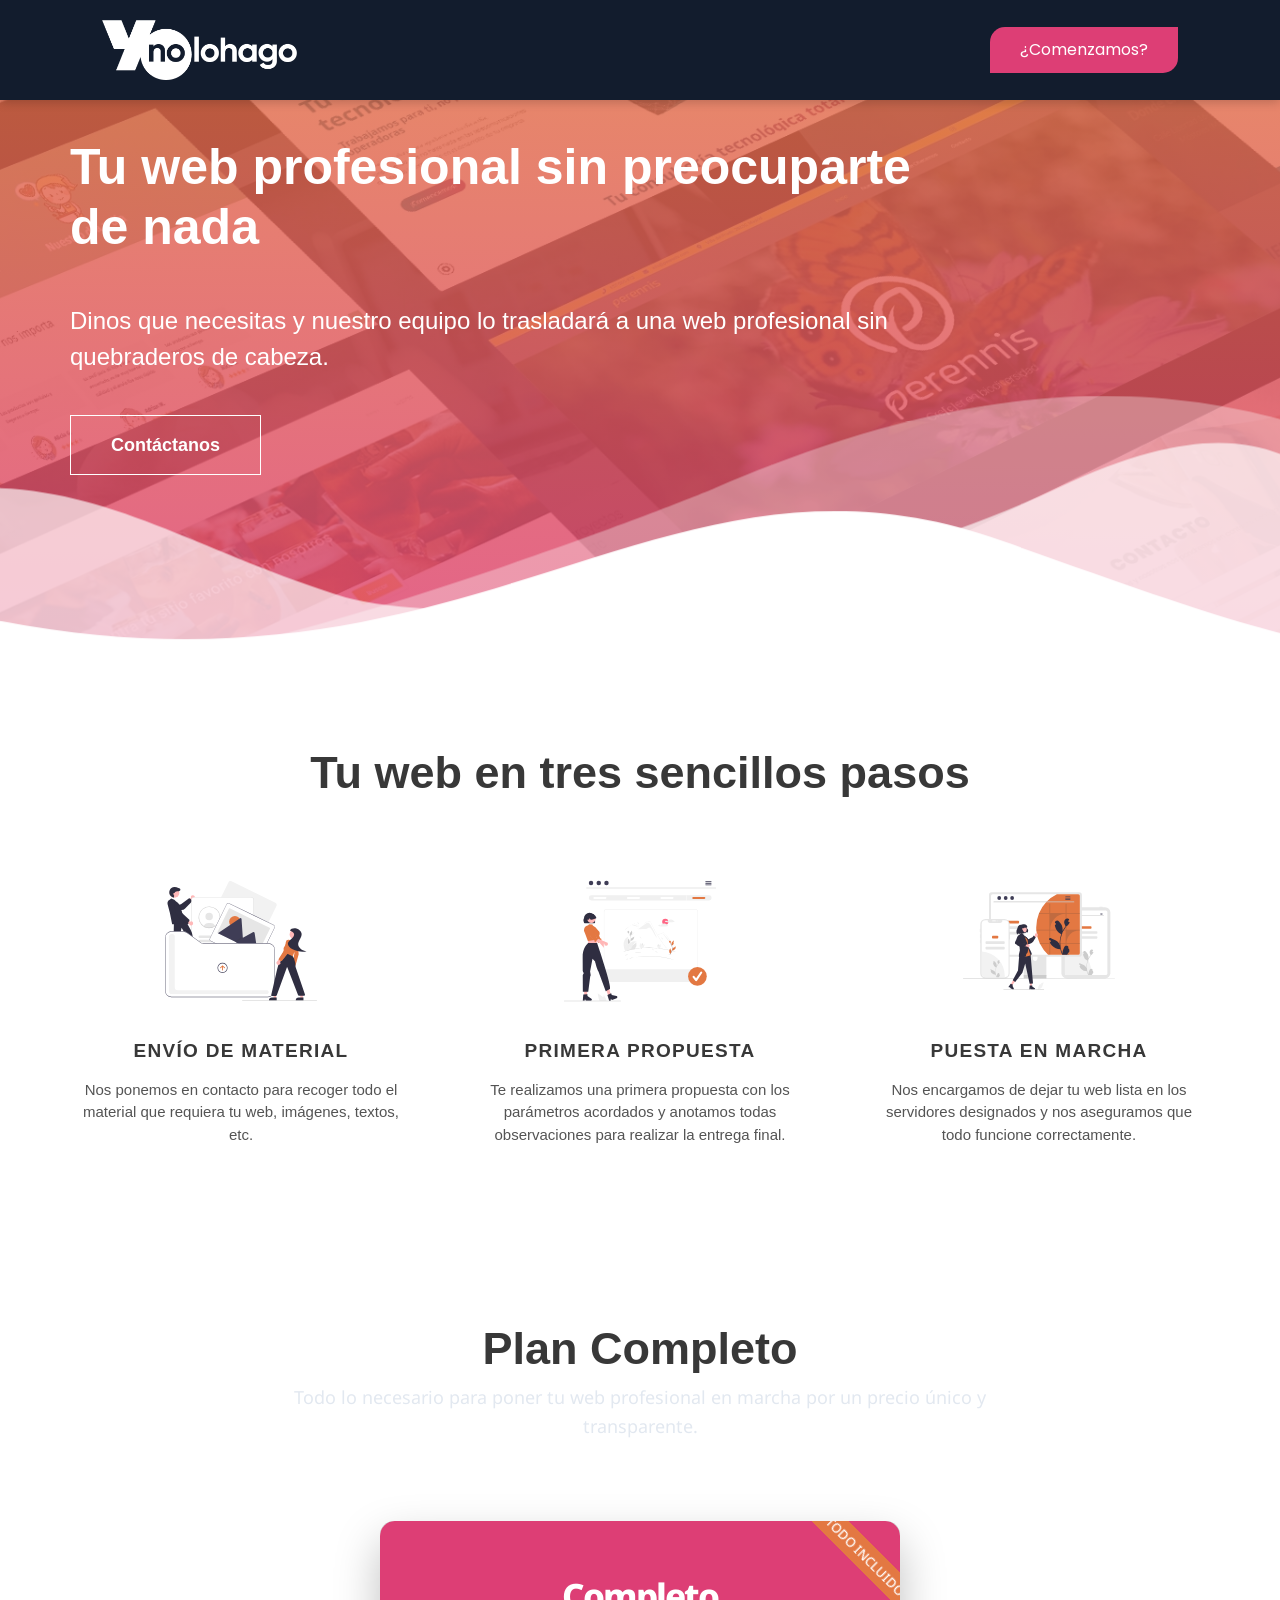
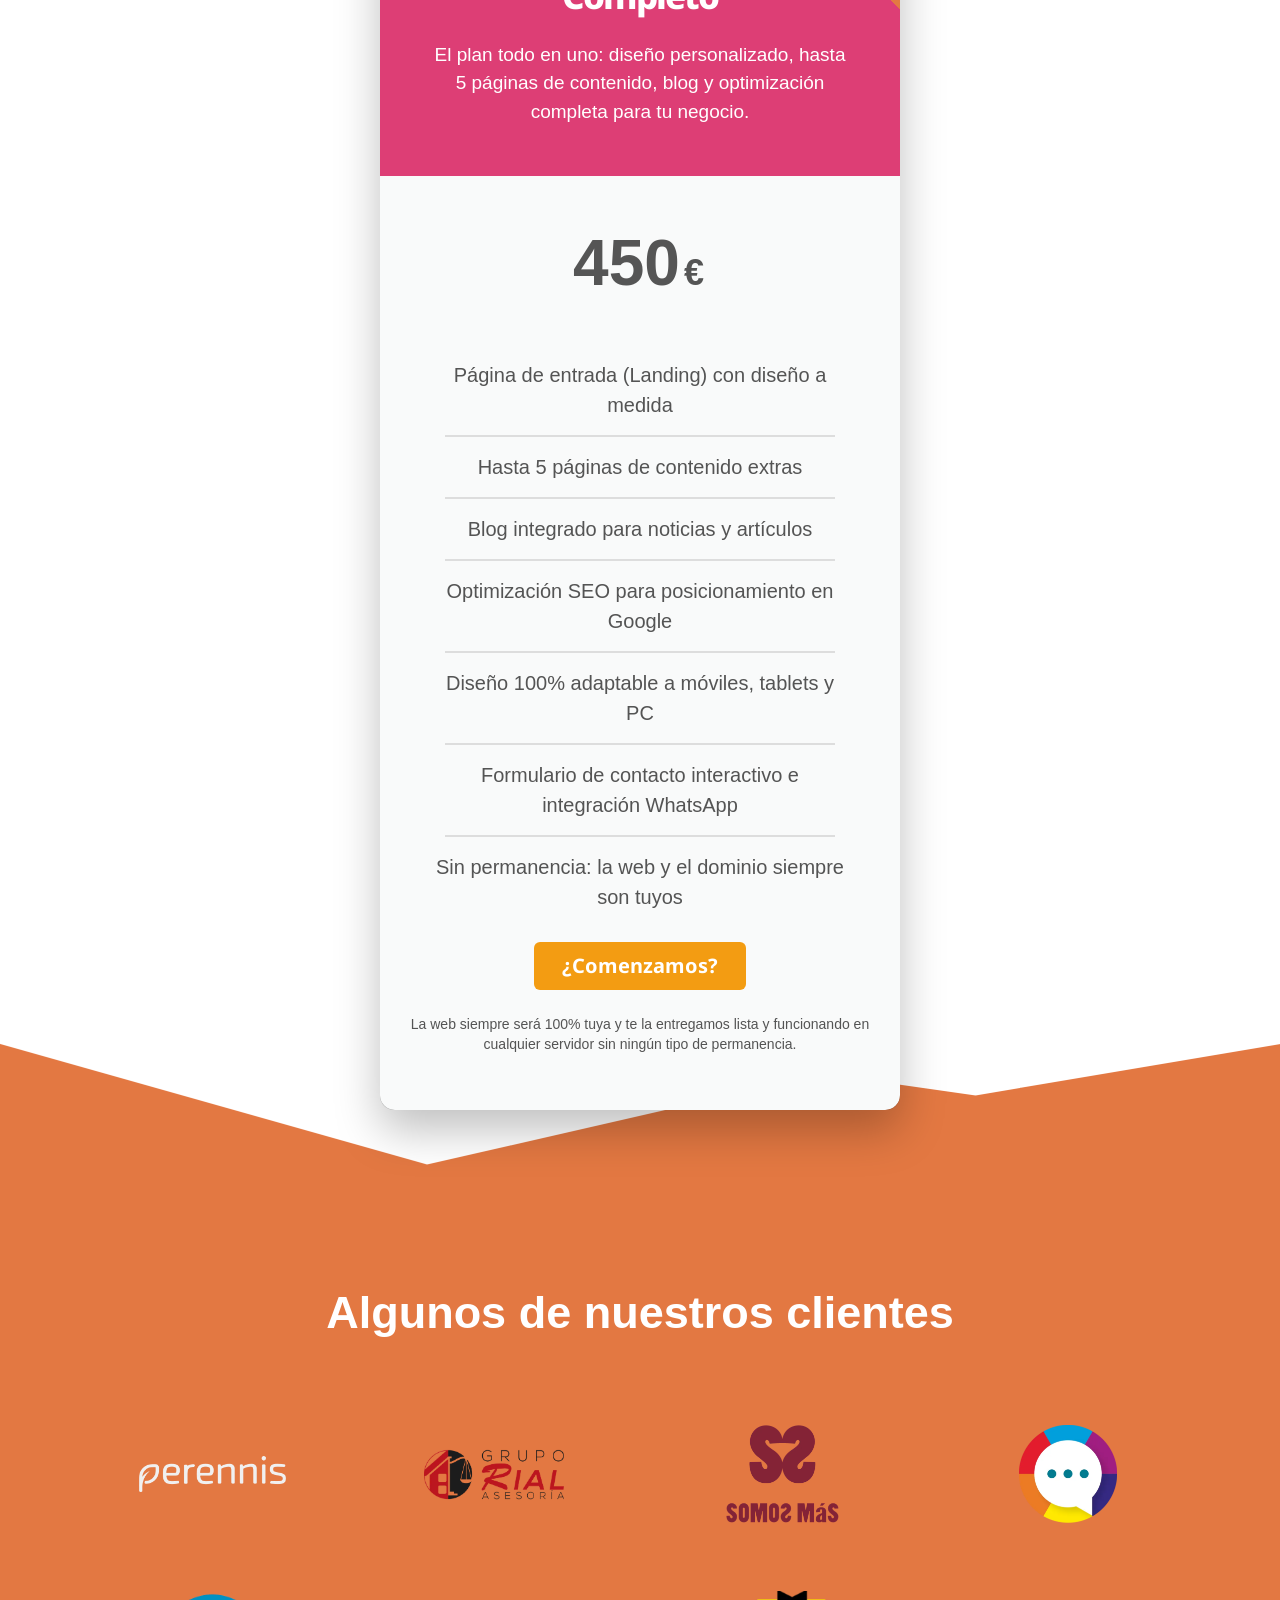
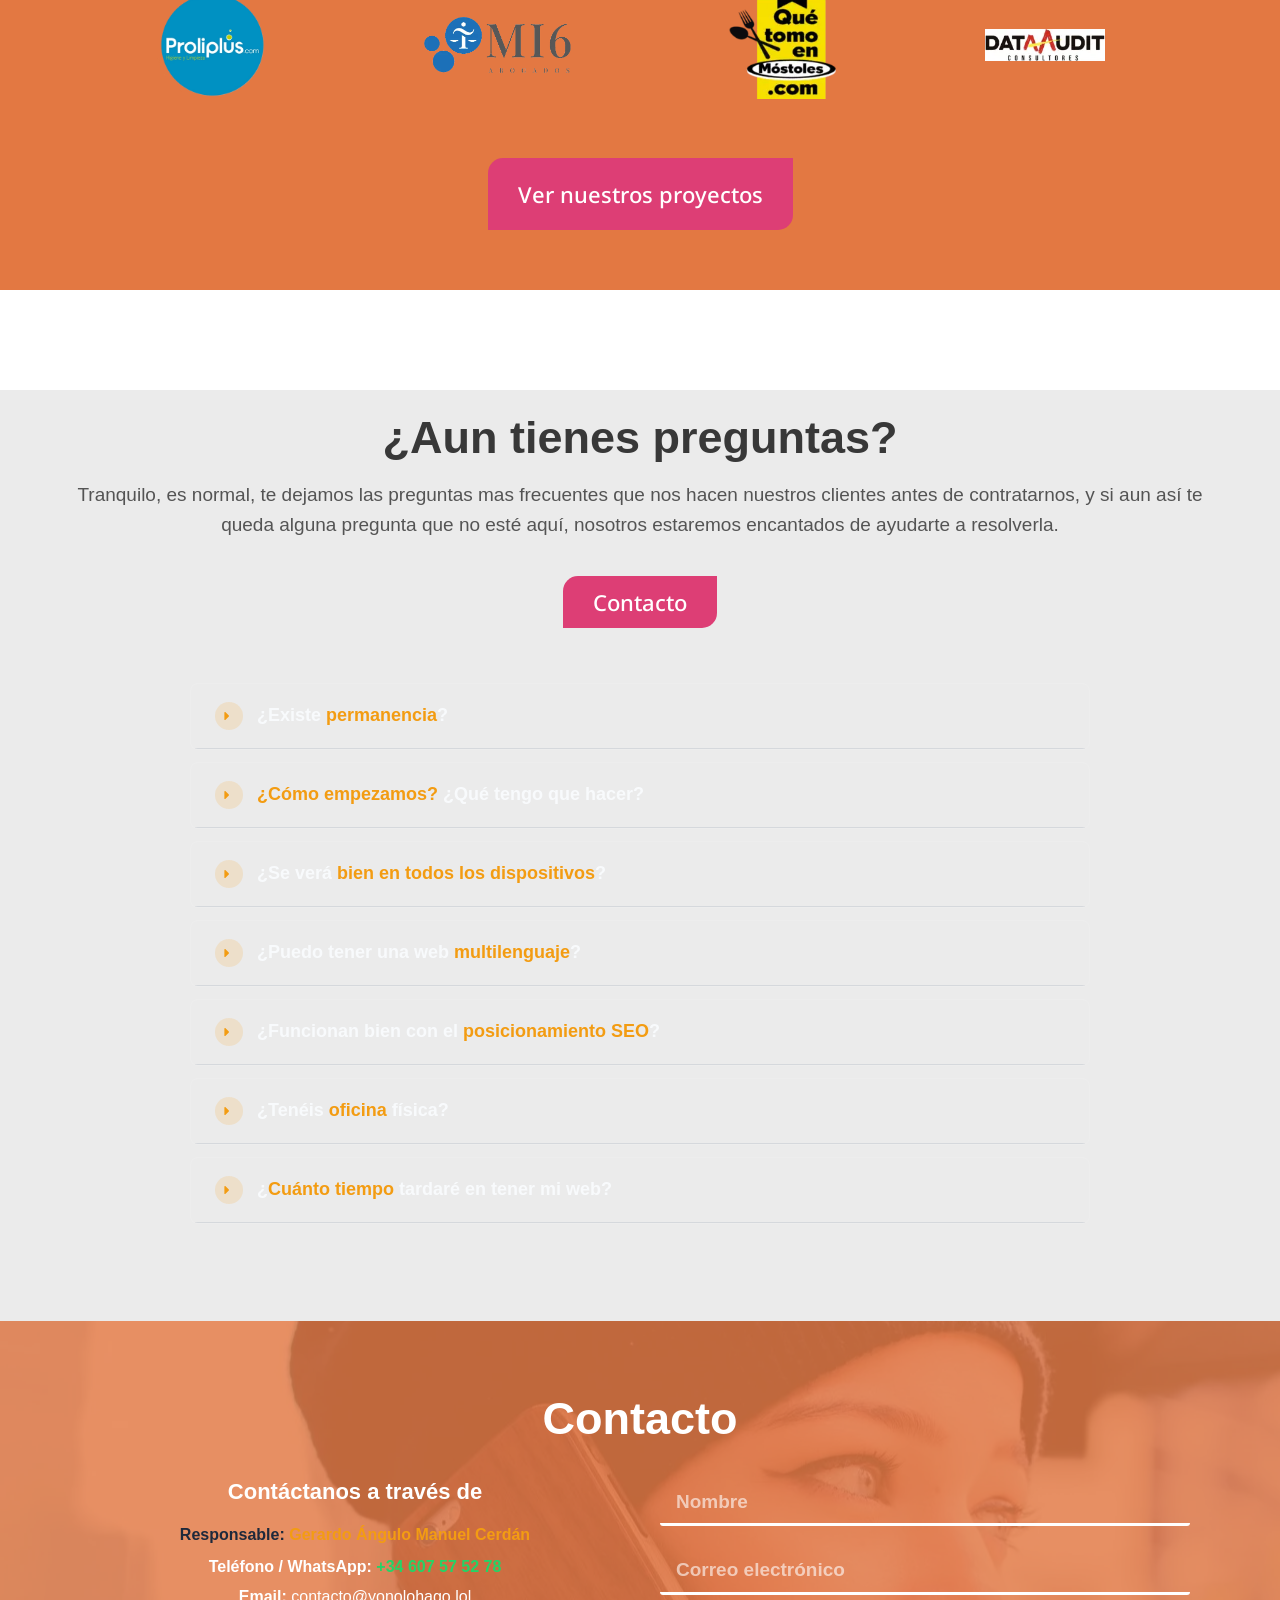
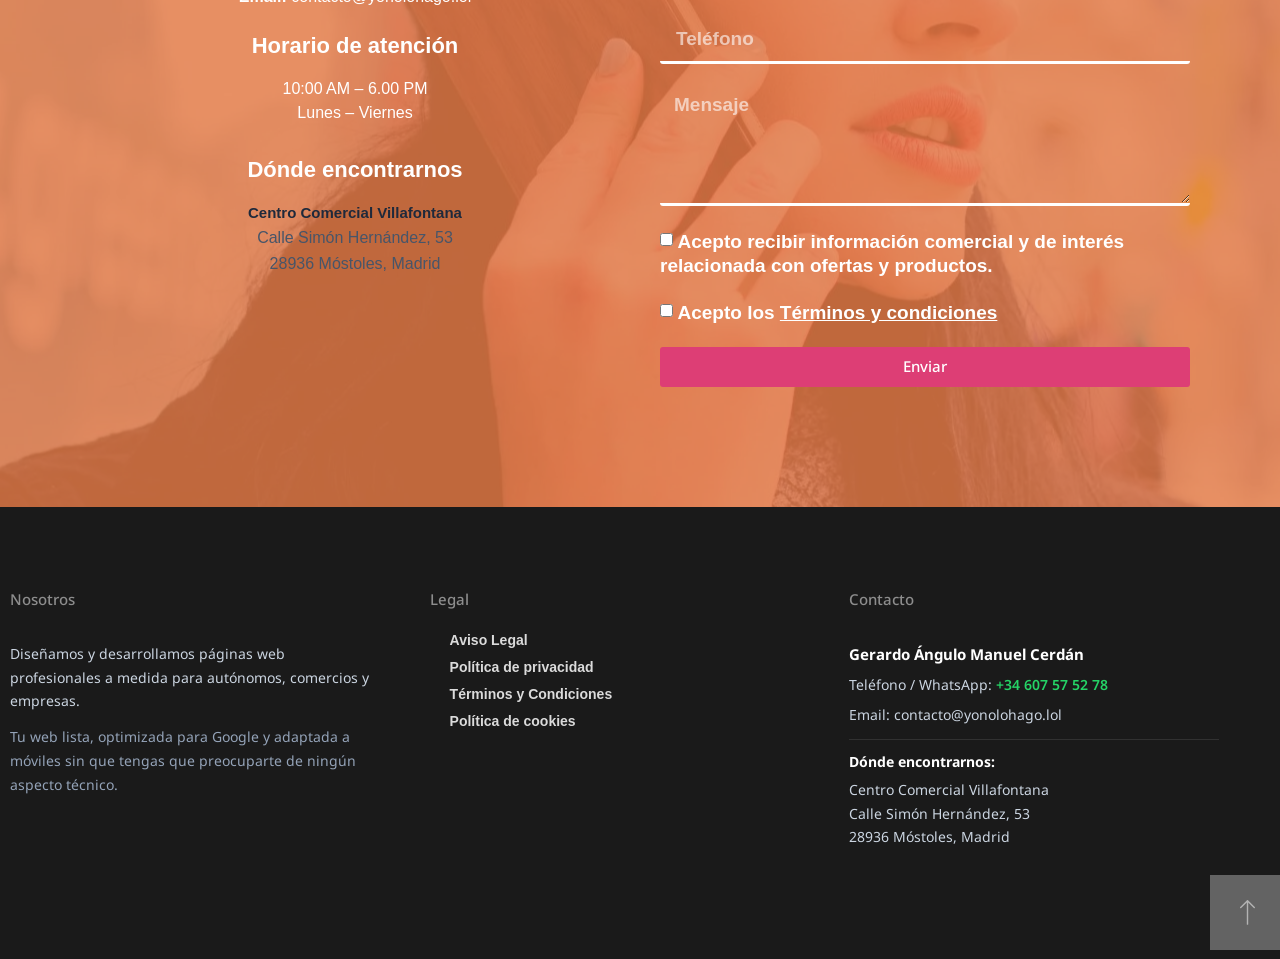
<file: index.html>
<!DOCTYPE html>

<html lang="es">
<head><link href="https://fonts.googleapis.com/css2?family=Noto+Sans:ital,wght@0,300;0,400;0,500;0,600;0,700;1,400;1,600&amp;family=Poppins:ital,wght@0,300;0,400;0,500;0,600;0,700;0,800;1,400;1,600&amp;display=swap" rel="stylesheet"/>
<meta charset="utf-8"/>
<meta content="width=device-width, initial-scale=1" name="viewport"/>
<link href="https://gmpg.org/xfn/11" rel="profile"/>
<!-- Facebook Pixel Code --><!-- End Facebook Pixel Code -->
<meta content="index, follow, max-image-preview:large, max-snippet:-1, max-video-preview:-1" name="robots"/>
<!-- This site is optimized with the Yoast SEO plugin v28.1 - https://yoast.com/product/yoast-seo-wordpress/ -->
<title>Tu web profesional sin preocuparte de nada - Yo No Lo Hago</title>
<meta content="Tu web profesional sin preocuparte de nada y al mejor precio, nosotros nos encargamos de todo para que solo te preocupes del resultado." name="description"/>
<link href="https://yonolohago.es/" rel="canonical"/>
<meta content="es_ES" property="og:locale"/>
<meta content="website" property="og:type"/>
<meta content="Tu web profesional sin preocuparte de nada - Yo No Lo Hago" property="og:title"/>
<meta content="Tu web profesional sin preocuparte de nada y al mejor precio, nosotros nos encargamos de todo para que solo te preocupes del resultado." property="og:description"/>
<meta content="https://yonolohago.es/" property="og:url"/>
<meta content="Yo No Lo Hago" property="og:site_name"/>
<meta content="2026-04-06T10:35:08+00:00" property="article:modified_time"/>
<meta content="https://yonolohago.es/wp-content/uploads/2024/03/logo-mini.webp" property="og:image"/>
<meta content="729" property="og:image:width"/>
<meta content="729" property="og:image:height"/>
<meta content="image/webp" property="og:image:type"/>
<meta content="summary_large_image" name="twitter:card"/>
<script class="yoast-schema-graph" type="application/ld+json">{"@context":"https:\/\/schema.org","@graph":[{"@type":"WebPage","@id":"https:\/\/yonolohago.es\/","url":"https:\/\/yonolohago.es\/","name":"Tu web profesional sin preocuparte de nada - Yo No Lo Hago","isPartOf":{"@id":"https:\/\/yonolohago.es\/#website"},"about":{"@id":"https:\/\/yonolohago.es\/#organization"},"primaryImageOfPage":{"@id":"https:\/\/yonolohago.es\/#primaryimage"},"image":{"@id":"https:\/\/yonolohago.es\/#primaryimage"},"thumbnailUrl":"https:\/\/yonolohago.es\/wp-content\/uploads\/2024\/03\/logo-mini.webp","datePublished":"2024-03-05T16:52:58+00:00","dateModified":"2026-04-06T10:35:08+00:00","description":"Tu web profesional sin preocuparte de nada y al mejor precio, nosotros nos encargamos de todo para que solo te preocupes del resultado.","breadcrumb":{"@id":"https:\/\/yonolohago.es\/#breadcrumb"},"inLanguage":"es","potentialAction":[{"@type":"ReadAction","target":["https:\/\/yonolohago.es\/"]}]},{"@type":"ImageObject","inLanguage":"es","@id":"https:\/\/yonolohago.es\/#primaryimage","url":"https:\/\/yonolohago.es\/wp-content\/uploads\/2024\/03\/logo-mini.webp","contentUrl":"https:\/\/yonolohago.es\/wp-content\/uploads\/2024\/03\/logo-mini.webp","width":729,"height":729},{"@type":"BreadcrumbList","@id":"https:\/\/yonolohago.es\/#breadcrumb","itemListElement":[{"@type":"ListItem","position":1,"name":"Portada"}]},{"@type":"WebSite","@id":"https:\/\/yonolohago.es\/#website","url":"https:\/\/yonolohago.es\/","name":"Yo No Lo Hago","description":"Tu web profesional sin preocuparte","publisher":{"@id":"https:\/\/yonolohago.es\/#organization"},"alternateName":"YoNO","potentialAction":[{"@type":"SearchAction","target":{"@type":"EntryPoint","urlTemplate":"https:\/\/yonolohago.es\/?s={search_term_string}"},"query-input":{"@type":"PropertyValueSpecification","valueRequired":true,"valueName":"search_term_string"}}],"inLanguage":"es"},{"@type":"Organization","@id":"https:\/\/yonolohago.es\/#organization","name":"Yo No Lo Hago","url":"https:\/\/yonolohago.es\/","logo":{"@type":"ImageObject","inLanguage":"es","@id":"https:\/\/yonolohago.es\/#\/schema\/logo\/image\/","url":"https:\/\/yonolohago.es\/wp-content\/uploads\/2024\/03\/Recurso-1@3x.webp","contentUrl":"https:\/\/yonolohago.es\/wp-content\/uploads\/2024\/03\/Recurso-1@3x.webp","width":760,"height":234,"caption":"Yo No Lo Hago"},"image":{"@id":"https:\/\/yonolohago.es\/#\/schema\/logo\/image\/"},"sameAs":["https:\/\/www.instagram.com\/yonolohago\/?hl=es"]}]}</script>
<!-- / Yoast SEO plugin. -->
<link href="//www.googletagmanager.com" rel="dns-prefetch"/>
<link href="https://yonolohago.es/feed/" rel="alternate" title="Yo No Lo Hago » Feed" type="application/rss+xml"/>
<link href="https://yonolohago.es/comments/feed/" rel="alternate" title="Yo No Lo Hago » Feed de los comentarios" type="application/rss+xml"/>
<link href="https://yonolohago.es/wp-json/oembed/1.0/embed?url=https%3A%2F%2Fyonolohago.es%2F" rel="alternate" title="oEmbed (JSON)" type="application/json+oembed"/>
<link href="https://yonolohago.es/wp-json/oembed/1.0/embed?url=https%3A%2F%2Fyonolohago.es%2F&amp;format=xml" rel="alternate" title="oEmbed (XML)" type="text/xml+oembed"/>
<!-- This site uses the Google Analytics by MonsterInsights plugin v11.3.0 - Using Analytics tracking - https://www.monsterinsights.com/ -->
<!-- / Google Analytics by MonsterInsights -->
<style id="wp-img-auto-sizes-contain-inline-css">
img:is([sizes=auto i],[sizes^="auto," i]){contain-intrinsic-size:3000px 1500px}
/*# sourceURL=wp-img-auto-sizes-contain-inline-css */
</style>
<style id="wp-emoji-styles-inline-css">

	img.wp-smiley, img.emoji {
		display: inline !important;
		border: none !important;
		box-shadow: none !important;
		height: 1em !important;
		width: 1em !important;
		margin: 0 0.07em !important;
		vertical-align: -0.1em !important;
		background: none !important;
		padding: 0 !important;
	}
/*# sourceURL=wp-emoji-styles-inline-css */
</style>
<style id="joinchat-button-style-inline-css">
.wp-block-joinchat-button{align-items:center;display:flex;flex-flow:row nowrap}.wp-block-joinchat-button.is-vertical{flex-direction:column}.wp-block-joinchat-button.is-vertical.is-content-justification-left{align-items:flex-start}.wp-block-joinchat-button.is-vertical.is-content-justification-center{align-items:center}.wp-block-joinchat-button.is-vertical.is-content-justification-right{align-items:flex-end}.wp-block-joinchat-button:not(.is-vertical).is-content-justification-left{justify-content:flex-start}.wp-block-joinchat-button:not(.is-vertical).is-content-justification-center{justify-content:center}.wp-block-joinchat-button:not(.is-vertical).is-content-justification-right{justify-content:flex-end}.wp-block-joinchat-button:not(.is-vertical).is-content-justification-space-between{justify-content:space-between}.wp-block-joinchat-button figure{align-items:center;display:flex;flex-direction:column;flex-shrink:0;margin:0;padding:0}.wp-block-joinchat-button figcaption{font:normal normal 400 .6em/2em var(--wp--preset--font-family--system-font,sans-serif);margin:0;padding:0}.wp-block-joinchat-button .joinchat-button__qr{background-color:#fff;box-sizing:content-box;display:block;height:200px;overflow:hidden;padding:10px;width:200px}.wp-block-joinchat-button .joinchat-button__qr canvas,.wp-block-joinchat-button .joinchat-button__qr img{display:block;margin:auto}.wp-block-joinchat-button .wp-block-buttons{flex:1 1 auto;margin:0;max-width:100%;min-width:0;width:100%}.wp-block-joinchat-button .wp-block-button.wp-block-button__width-25{min-width:25%;width:calc(25% - var(--wp--style--block-gap, .5em)*.75)}.wp-block-joinchat-button .wp-block-button.wp-block-button__width-50{min-width:50%;width:calc(50% - var(--wp--style--block-gap, .5em)*.5)}.wp-block-joinchat-button .wp-block-button.wp-block-button__width-75{min-width:75%;width:calc(75% - var(--wp--style--block-gap, .5em)*.25)}.wp-block-joinchat-button .wp-block-button.wp-block-button__width-100{min-width:100%;width:100%}.wp-block-joinchat-button .joinchat-button__link,.wp-block-joinchat-button .wp-block-button__link{align-items:center;display:inline-flex;flex-flow:row nowrap;justify-content:center;width:100%}.wp-block-joinchat-button .joinchat-button__link:before,.wp-block-joinchat-button .wp-block-button__link:before{background:transparent var(--joinchat-ico) no-repeat center;background-size:100%;content:"";display:block;height:1.5em;margin:-.75em .75em -.75em 0;width:1.5em}.wp-block-joinchat-button .joinchat-button__link{width:auto}.wp-block-joinchat-button:has(.joinchat-button__link){border:none!important;display:flex;flex-direction:column}@media (orientation:landscape)and (height >= 481px),(orientation:portrait)and (width >= 481px){.wp-block-joinchat-button.joinchat-button--qr-only .wp-block-buttons{display:none}}@media (orientation:landscape)and (height <= 480px),(width <= 480px){.wp-block-joinchat-button figure{display:none}}

/*# sourceURL=https://yonolohago.es/wp-content/plugins/creame-whatsapp-me/gutenberg/build/style-index.css */
</style>
<style id="global-styles-inline-css">
:root{--wp--preset--aspect-ratio--square: 1;--wp--preset--aspect-ratio--4-3: 4/3;--wp--preset--aspect-ratio--3-4: 3/4;--wp--preset--aspect-ratio--3-2: 3/2;--wp--preset--aspect-ratio--2-3: 2/3;--wp--preset--aspect-ratio--16-9: 16/9;--wp--preset--aspect-ratio--9-16: 9/16;--wp--preset--color--black: #000000;--wp--preset--color--cyan-bluish-gray: #abb8c3;--wp--preset--color--white: #ffffff;--wp--preset--color--pale-pink: #f78da7;--wp--preset--color--vivid-red: #cf2e2e;--wp--preset--color--luminous-vivid-orange: #ff6900;--wp--preset--color--luminous-vivid-amber: #fcb900;--wp--preset--color--light-green-cyan: #7bdcb5;--wp--preset--color--vivid-green-cyan: #00d084;--wp--preset--color--pale-cyan-blue: #8ed1fc;--wp--preset--color--vivid-cyan-blue: #0693e3;--wp--preset--color--vivid-purple: #9b51e0;--wp--preset--gradient--vivid-cyan-blue-to-vivid-purple: linear-gradient(135deg,rgb(6,147,227) 0%,rgb(155,81,224) 100%);--wp--preset--gradient--light-green-cyan-to-vivid-green-cyan: linear-gradient(135deg,rgb(122,220,180) 0%,rgb(0,208,130) 100%);--wp--preset--gradient--luminous-vivid-amber-to-luminous-vivid-orange: linear-gradient(135deg,rgb(252,185,0) 0%,rgb(255,105,0) 100%);--wp--preset--gradient--luminous-vivid-orange-to-vivid-red: linear-gradient(135deg,rgb(255,105,0) 0%,rgb(207,46,46) 100%);--wp--preset--gradient--very-light-gray-to-cyan-bluish-gray: linear-gradient(135deg,rgb(238,238,238) 0%,rgb(169,184,195) 100%);--wp--preset--gradient--cool-to-warm-spectrum: linear-gradient(135deg,rgb(74,234,220) 0%,rgb(151,120,209) 20%,rgb(207,42,186) 40%,rgb(238,44,130) 60%,rgb(251,105,98) 80%,rgb(254,248,76) 100%);--wp--preset--gradient--blush-light-purple: linear-gradient(135deg,rgb(255,206,236) 0%,rgb(152,150,240) 100%);--wp--preset--gradient--blush-bordeaux: linear-gradient(135deg,rgb(254,205,165) 0%,rgb(254,45,45) 50%,rgb(107,0,62) 100%);--wp--preset--gradient--luminous-dusk: linear-gradient(135deg,rgb(255,203,112) 0%,rgb(199,81,192) 50%,rgb(65,88,208) 100%);--wp--preset--gradient--pale-ocean: linear-gradient(135deg,rgb(255,245,203) 0%,rgb(182,227,212) 50%,rgb(51,167,181) 100%);--wp--preset--gradient--electric-grass: linear-gradient(135deg,rgb(202,248,128) 0%,rgb(113,206,126) 100%);--wp--preset--gradient--midnight: linear-gradient(135deg,rgb(2,3,129) 0%,rgb(40,116,252) 100%);--wp--preset--font-size--small: 13px;--wp--preset--font-size--medium: 20px;--wp--preset--font-size--large: 36px;--wp--preset--font-size--x-large: 42px;--wp--preset--spacing--20: 0.44rem;--wp--preset--spacing--30: 0.67rem;--wp--preset--spacing--40: 1rem;--wp--preset--spacing--50: 1.5rem;--wp--preset--spacing--60: 2.25rem;--wp--preset--spacing--70: 3.38rem;--wp--preset--spacing--80: 5.06rem;--wp--preset--shadow--natural: 6px 6px 9px rgba(0, 0, 0, 0.2);--wp--preset--shadow--deep: 12px 12px 50px rgba(0, 0, 0, 0.4);--wp--preset--shadow--sharp: 6px 6px 0px rgba(0, 0, 0, 0.2);--wp--preset--shadow--outlined: 6px 6px 0px -3px rgb(255, 255, 255), 6px 6px rgb(0, 0, 0);--wp--preset--shadow--crisp: 6px 6px 0px rgb(0, 0, 0);}.wp-block-button{--wp--preset--dimension--25: 25%;--wp--preset--dimension--50: 50%;--wp--preset--dimension--75: 75%;--wp--preset--dimension--100: 100%;}:root { --wp--style--global--content-size: 800px;--wp--style--global--wide-size: 1200px; }:where(body) { margin: 0; }.wp-site-blocks > .alignleft { float: left; margin-right: 2em; }.wp-site-blocks > .alignright { float: right; margin-left: 2em; }.wp-site-blocks > .aligncenter { justify-content: center; margin-left: auto; margin-right: auto; }:where(.wp-site-blocks) > * { margin-block-start: 24px; margin-block-end: 0; }:where(.wp-site-blocks) > :first-child { margin-block-start: 0; }:where(.wp-site-blocks) > :last-child { margin-block-end: 0; }:root { --wp--style--block-gap: 24px; }:root :where(.is-layout-flow) > :first-child{margin-block-start: 0;}:root :where(.is-layout-flow) > :last-child{margin-block-end: 0;}:root :where(.is-layout-flow) > *{margin-block-start: 24px;margin-block-end: 0;}:root :where(.is-layout-constrained) > :first-child{margin-block-start: 0;}:root :where(.is-layout-constrained) > :last-child{margin-block-end: 0;}:root :where(.is-layout-constrained) > *{margin-block-start: 24px;margin-block-end: 0;}:root :where(.is-layout-flex){gap: 24px;}:root :where(.is-layout-grid){gap: 24px;}.is-layout-flow > .alignleft{float: left;margin-inline-start: 0;margin-inline-end: 2em;}.is-layout-flow > .alignright{float: right;margin-inline-start: 2em;margin-inline-end: 0;}.is-layout-flow > .aligncenter{margin-left: auto !important;margin-right: auto !important;}.is-layout-constrained > .alignleft{float: left;margin-inline-start: 0;margin-inline-end: 2em;}.is-layout-constrained > .alignright{float: right;margin-inline-start: 2em;margin-inline-end: 0;}.is-layout-constrained > .aligncenter{margin-left: auto !important;margin-right: auto !important;}.is-layout-constrained > :where(:not(.alignleft):not(.alignright):not(.alignfull)){max-width: var(--wp--style--global--content-size);margin-left: auto !important;margin-right: auto !important;}.is-layout-constrained > .alignwide{max-width: var(--wp--style--global--wide-size);}body .is-layout-flex{display: flex;}.is-layout-flex{flex-wrap: wrap;align-items: center;}.is-layout-flex > :is(*, div){margin: 0;}body .is-layout-grid{display: grid;}.is-layout-grid > :is(*, div){margin: 0;}body{padding-top: 0px;padding-right: 0px;padding-bottom: 0px;padding-left: 0px;}:root :where(.wp-element-button, .wp-block-button__link){background-color: #32373c;border-width: 0;color: #fff;font-family: inherit;font-size: inherit;font-style: inherit;font-weight: inherit;letter-spacing: inherit;line-height: inherit;padding-top: calc(0.667em + 2px);padding-right: calc(1.333em + 2px);padding-bottom: calc(0.667em + 2px);padding-left: calc(1.333em + 2px);text-decoration: none;text-transform: inherit;}.has-black-color{color: var(--wp--preset--color--black) !important;}.has-cyan-bluish-gray-color{color: var(--wp--preset--color--cyan-bluish-gray) !important;}.has-white-color{color: var(--wp--preset--color--white) !important;}.has-pale-pink-color{color: var(--wp--preset--color--pale-pink) !important;}.has-vivid-red-color{color: var(--wp--preset--color--vivid-red) !important;}.has-luminous-vivid-orange-color{color: var(--wp--preset--color--luminous-vivid-orange) !important;}.has-luminous-vivid-amber-color{color: var(--wp--preset--color--luminous-vivid-amber) !important;}.has-light-green-cyan-color{color: var(--wp--preset--color--light-green-cyan) !important;}.has-vivid-green-cyan-color{color: var(--wp--preset--color--vivid-green-cyan) !important;}.has-pale-cyan-blue-color{color: var(--wp--preset--color--pale-cyan-blue) !important;}.has-vivid-cyan-blue-color{color: var(--wp--preset--color--vivid-cyan-blue) !important;}.has-vivid-purple-color{color: var(--wp--preset--color--vivid-purple) !important;}.has-black-background-color{background-color: var(--wp--preset--color--black) !important;}.has-cyan-bluish-gray-background-color{background-color: var(--wp--preset--color--cyan-bluish-gray) !important;}.has-white-background-color{background-color: var(--wp--preset--color--white) !important;}.has-pale-pink-background-color{background-color: var(--wp--preset--color--pale-pink) !important;}.has-vivid-red-background-color{background-color: var(--wp--preset--color--vivid-red) !important;}.has-luminous-vivid-orange-background-color{background-color: var(--wp--preset--color--luminous-vivid-orange) !important;}.has-luminous-vivid-amber-background-color{background-color: var(--wp--preset--color--luminous-vivid-amber) !important;}.has-light-green-cyan-background-color{background-color: var(--wp--preset--color--light-green-cyan) !important;}.has-vivid-green-cyan-background-color{background-color: var(--wp--preset--color--vivid-green-cyan) !important;}.has-pale-cyan-blue-background-color{background-color: var(--wp--preset--color--pale-cyan-blue) !important;}.has-vivid-cyan-blue-background-color{background-color: var(--wp--preset--color--vivid-cyan-blue) !important;}.has-vivid-purple-background-color{background-color: var(--wp--preset--color--vivid-purple) !important;}.has-black-border-color{border-color: var(--wp--preset--color--black) !important;}.has-cyan-bluish-gray-border-color{border-color: var(--wp--preset--color--cyan-bluish-gray) !important;}.has-white-border-color{border-color: var(--wp--preset--color--white) !important;}.has-pale-pink-border-color{border-color: var(--wp--preset--color--pale-pink) !important;}.has-vivid-red-border-color{border-color: var(--wp--preset--color--vivid-red) !important;}.has-luminous-vivid-orange-border-color{border-color: var(--wp--preset--color--luminous-vivid-orange) !important;}.has-luminous-vivid-amber-border-color{border-color: var(--wp--preset--color--luminous-vivid-amber) !important;}.has-light-green-cyan-border-color{border-color: var(--wp--preset--color--light-green-cyan) !important;}.has-vivid-green-cyan-border-color{border-color: var(--wp--preset--color--vivid-green-cyan) !important;}.has-pale-cyan-blue-border-color{border-color: var(--wp--preset--color--pale-cyan-blue) !important;}.has-vivid-cyan-blue-border-color{border-color: var(--wp--preset--color--vivid-cyan-blue) !important;}.has-vivid-purple-border-color{border-color: var(--wp--preset--color--vivid-purple) !important;}.has-vivid-cyan-blue-to-vivid-purple-gradient-background{background: var(--wp--preset--gradient--vivid-cyan-blue-to-vivid-purple) !important;}.has-light-green-cyan-to-vivid-green-cyan-gradient-background{background: var(--wp--preset--gradient--light-green-cyan-to-vivid-green-cyan) !important;}.has-luminous-vivid-amber-to-luminous-vivid-orange-gradient-background{background: var(--wp--preset--gradient--luminous-vivid-amber-to-luminous-vivid-orange) !important;}.has-luminous-vivid-orange-to-vivid-red-gradient-background{background: var(--wp--preset--gradient--luminous-vivid-orange-to-vivid-red) !important;}.has-very-light-gray-to-cyan-bluish-gray-gradient-background{background: var(--wp--preset--gradient--very-light-gray-to-cyan-bluish-gray) !important;}.has-cool-to-warm-spectrum-gradient-background{background: var(--wp--preset--gradient--cool-to-warm-spectrum) !important;}.has-blush-light-purple-gradient-background{background: var(--wp--preset--gradient--blush-light-purple) !important;}.has-blush-bordeaux-gradient-background{background: var(--wp--preset--gradient--blush-bordeaux) !important;}.has-luminous-dusk-gradient-background{background: var(--wp--preset--gradient--luminous-dusk) !important;}.has-pale-ocean-gradient-background{background: var(--wp--preset--gradient--pale-ocean) !important;}.has-electric-grass-gradient-background{background: var(--wp--preset--gradient--electric-grass) !important;}.has-midnight-gradient-background{background: var(--wp--preset--gradient--midnight) !important;}.has-small-font-size{font-size: var(--wp--preset--font-size--small) !important;}.has-medium-font-size{font-size: var(--wp--preset--font-size--medium) !important;}.has-large-font-size{font-size: var(--wp--preset--font-size--large) !important;}.has-x-large-font-size{font-size: var(--wp--preset--font-size--x-large) !important;}
:root :where(.wp-block-icon svg){width: 24px;}
:root :where(.wp-block-pullquote){font-size: 1.5em;line-height: 1.6;}
/*# sourceURL=global-styles-inline-css */
</style>
<link href="assets/css/1_elementor-reset.css" id="hello-elementor-css" media="all" rel="stylesheet"/>
<link href="assets/css/2_elementor-theme.css" id="hello-elementor-theme-style-css" media="all" rel="stylesheet"/>
<link href="assets/css/3_elementor-header-footer.css" id="hello-elementor-header-footer-css" media="all" rel="stylesheet"/>
<link href="assets/css/4_elementor-frontend.min.css" id="elementor-frontend-css" media="all" rel="stylesheet"/>
<link href="assets/css/5_elementor-post-6.css" id="elementor-post-6-css" media="all" rel="stylesheet"/>
<link href="assets/css/6_elementor-widget-image.min.css" id="widget-image-css" media="all" rel="stylesheet"/>
<link href="assets/css/7_elementor-pro-widget-nav-menu.min.css" id="widget-nav-menu-css" media="all" rel="stylesheet"/>
<link href="assets/css/8_elementor-e-animation-grow.min.css" id="e-animation-grow-css" media="all" rel="stylesheet">
<link href="assets/css/9_elementor-pro-sticky.min.css" id="e-sticky-css" media="all" rel="stylesheet"/>
<link href="assets/css/10_elementor-widget-heading.min.css" id="widget-heading-css" media="all" rel="stylesheet"/>
<link href="assets/css/11_elementor-pro-widget-call-to-action.min.css" id="widget-call-to-action-css" media="all" rel="stylesheet"/>
<link href="assets/css/12_elementor-pro-transitions.min.css" id="e-transitions-css" media="all" rel="stylesheet"/>
<link href="assets/css/13_elementor-shapes.min.css" id="e-shapes-css" media="all" rel="stylesheet"/>
<link href="assets/css/14_elementor-pro-motion-fx.min.css" id="e-motion-fx-css" media="all" rel="stylesheet"/>
<link href="assets/css/15_elementor-widget-icon-box.min.css" id="widget-icon-box-css" media="all" rel="stylesheet"/>
<link href="assets/css/16_elementor-pro-ribbon.min.css" id="e-ribbon-css" media="all" rel="stylesheet"/>
<link href="assets/css/17_elementor-fadeInLeft.min.css" id="e-animation-fadeInLeft-css" media="all" rel="stylesheet"/>
<link href="assets/css/18_elementor-pro-widget-price-table.min.css" id="widget-price-table-css" media="all" rel="stylesheet"/>
<link href="assets/css/19_elementor-fadeInRight.min.css" id="e-animation-fadeInRight-css" media="all" rel="stylesheet"/>
<link href="assets/css/20_elementor-widget-image-box.min.css" id="widget-image-box-css" media="all" rel="stylesheet"/>
<link href="assets/css/21_elementor-widget-icon-list.min.css" id="widget-icon-list-css" media="all" rel="stylesheet"/>
<link href="assets/css/22_elementor-widget-toggle.min.css" id="widget-toggle-css" media="all" rel="stylesheet"/>
<link href="assets/css/23_elementor-pro-widget-form.min.css" id="widget-form-css" media="all" rel="stylesheet"/>
<link href="assets/css/24_elementor-post-10.css" id="elementor-post-10-css" media="all" rel="stylesheet"/>
<link href="assets/css/25_elementor-post-135.css" id="elementor-post-135-css" media="all" rel="stylesheet"/>
<link href="assets/css/26_elementor-post-170.css" id="elementor-post-170-css" media="all" rel="stylesheet"/>
<script id="jquery-core-js" src="assets/js/0_jquery.min.js"></script>
<script id="jquery-migrate-js" src="assets/js/1_jquery-migrate.min.js"></script>
<!-- Fragmento de código de la etiqueta de Google (gtag.js) añadida por Site Kit -->
<!-- Fragmento de código de Google Analytics añadido por Site Kit -->
<link href="https://yonolohago.es/wp-json/" rel="https://api.w.org/"/><link href="https://yonolohago.es/wp-json/wp/v2/pages/10" rel="alternate" title="JSON" type="application/json"/><link href="https://yonolohago.es/xmlrpc.php?rsd" rel="EditURI" title="RSD" type="application/rsd+xml"/>
<meta content="WordPress 7.1.2" name="generator"/>
<link href="https://yonolohago.es/" rel="shortlink"/>
<meta content="Site Kit by Google 1.184.0" name="generator"/><meta content="Elementor 4.2.1; features: e_font_icon_svg, additional_custom_breakpoints; settings: css_print_method-external, google_font-enabled, font_display-swap" name="generator"/>
<style>
				.e-con.e-parent:nth-of-type(n+4):not(.e-lazyloaded):not(.e-no-lazyload),
				.e-con.e-parent:nth-of-type(n+4):not(.e-lazyloaded):not(.e-no-lazyload) * {
					background-image: none !important;
				}
				@media screen and (max-height: 1024px) {
					.e-con.e-parent:nth-of-type(n+3):not(.e-lazyloaded):not(.e-no-lazyload),
					.e-con.e-parent:nth-of-type(n+3):not(.e-lazyloaded):not(.e-no-lazyload) * {
						background-image: none !important;
					}
				}
				@media screen and (max-height: 640px) {
					.e-con.e-parent:nth-of-type(n+2):not(.e-lazyloaded):not(.e-no-lazyload),
					.e-con.e-parent:nth-of-type(n+2):not(.e-lazyloaded):not(.e-no-lazyload) * {
						background-image: none !important;
					}
				}
			</style>
<link href="assets/images/cropped-favicon-32x32.webp" rel="icon" sizes="32x32"/>
<link href="assets/images/cropped-favicon-192x192.webp" rel="icon" sizes="192x192"/>
<link href="assets/images/cropped-favicon-180x180.webp" rel="apple-touch-icon"/>
<meta content="https://yonolohago.es/wp-content/uploads/2024/03/cropped-favicon-270x270.webp" name="msapplication-TileImage"/>
</link>
<style id="ynlh-showcase-styles">
.ynlh-showcase-section {
    padding: 70px 20px 80px;
    background: linear-gradient(180deg, #f8fafc 0%, #ffffff 100%);
    position: relative;
    z-index: 2;
    font-family: 'Poppins', -apple-system, BlinkMacSystemFont, sans-serif;
}
.ynlh-showcase-container {
    max-width: 1200px;
    margin: 0 auto;
    text-align: center;
}
.ynlh-showcase-badge {
    display: inline-block;
    background: rgba(243, 156, 18, 0.12);
    color: #d68100;
    padding: 6px 18px;
    border-radius: 50px;
    font-size: 13px;
    font-weight: 700;
    letter-spacing: 1px;
    text-transform: uppercase;
    margin-bottom: 16px;
    border: 1px solid rgba(243, 156, 18, 0.25);
}
.ynlh-showcase-title {
    font-size: 38px;
    font-weight: 800;
    color: #1a202c;
    margin-bottom: 14px;
    line-height: 1.25;
}
.ynlh-showcase-subtitle {
    font-size: 17px;
    color: #64748b;
    max-width: 720px;
    margin: 0 auto 50px;
    line-height: 1.6;
    font-family: 'Noto Sans', sans-serif;
}
.ynlh-projects-grid {
    display: grid;
    grid-template-columns: repeat(3, 1fr);
    gap: 32px;
    text-align: left;
    margin-bottom: 45px;
}
@media (max-width: 992px) {
    .ynlh-projects-grid {
        grid-template-columns: repeat(2, 1fr);
        gap: 24px;
    }
    .ynlh-showcase-title {
        font-size: 30px;
    }
}
@media (max-width: 600px) {
    .ynlh-projects-grid {
        grid-template-columns: 1fr;
        gap: 20px;
    }
    .ynlh-showcase-title {
        font-size: 26px;
    }
    .ynlh-showcase-section {
        padding: 50px 15px 60px;
    }
}
.ynlh-project-card {
    background: #ffffff;
    border-radius: 14px;
    overflow: hidden;
    box-shadow: 0 10px 30px rgba(0, 0, 0, 0.07);
    border: 1px solid #e9edf2;
    transition: all 0.35s cubic-bezier(0.165, 0.84, 0.44, 1);
    display: flex;
    flex-direction: column;
}
.ynlh-project-card:hover {
    transform: translateY(-8px);
    box-shadow: 0 20px 40px rgba(0, 0, 0, 0.13);
    border-color: #cbd5e1;
}
.ynlh-browser-mockup {
    background: #f1f5f9;
    padding: 9px 14px;
    display: flex;
    align-items: center;
    border-bottom: 1px solid #e2e8f0;
}
.ynlh-browser-dots {
    display: flex;
    gap: 5px;
    margin-right: 12px;
}
.ynlh-browser-dots .dot {
    width: 9px;
    height: 9px;
    border-radius: 50%;
    display: inline-block;
}
.dot-red { background: #ef4444; }
.dot-yellow { background: #f59e0b; }
.dot-green { background: #10b981; }
.ynlh-browser-url {
    font-size: 11px;
    color: #64748b;
    background: #ffffff;
    padding: 2px 10px;
    border-radius: 4px;
    font-family: monospace;
    white-space: nowrap;
    overflow: hidden;
    text-overflow: ellipsis;
    max-width: 180px;
    border: 1px solid #e2e8f0;
}
.ynlh-card-img-wrapper {
    position: relative;
    overflow: hidden;
    background: #edf2f7;
    height: 220px;
}
.ynlh-card-img {
    width: 100%;
    height: 100%;
    object-fit: cover;
    object-position: top center;
    display: block;
    transition: transform 0.5s ease;
}
.ynlh-project-card:hover .ynlh-card-img {
    transform: scale(1.05);
}
.ynlh-card-overlay {
    position: absolute;
    top: 0;
    left: 0;
    width: 100%;
    height: 100%;
    background: rgba(15, 23, 42, 0.65);
    display: flex;
    align-items: center;
    justify-content: center;
    opacity: 0;
    transition: opacity 0.3s ease;
    backdrop-filter: blur(2px);
}
.ynlh-project-card:hover .ynlh-card-overlay {
    opacity: 1;
}
.ynlh-btn-preview {
    background: #ffffff;
    color: #0f172a !important;
    padding: 10px 20px;
    border-radius: 50px;
    font-size: 13px;
    font-weight: 700;
    text-decoration: none !important;
    display: inline-flex;
    align-items: center;
    box-shadow: 0 4px 15px rgba(0,0,0,0.2);
    transition: transform 0.2s ease, background 0.2s;
}
.ynlh-btn-preview:hover {
    background: #f8fafc;
    transform: scale(1.06);
}
.ynlh-card-info {
    padding: 18px 20px;
    background: #ffffff;
    flex-grow: 1;
    display: flex;
    flex-direction: column;
    justify-content: center;
}
.ynlh-card-header {
    display: flex;
    justify-content: space-between;
    align-items: center;
    margin-bottom: 4px;
}
.ynlh-card-title {
    font-size: 16px;
    font-weight: 700;
    color: #1e293b;
    margin: 0;
}
.ynlh-card-tag {
    font-size: 11px;
    font-weight: 600;
    color: #0284c7;
    background: #e0f2fe;
    padding: 3px 8px;
    border-radius: 4px;
}
.ynlh-card-category {
    font-size: 13px;
    color: #64748b;
    margin: 0;
    font-family: 'Noto Sans', sans-serif;
}
.ynlh-project-hidden {
    display: none !important;
}
.ynlh-showcase-actions {
    display: flex;
    justify-content: center;
    align-items: center;
    gap: 16px;
    flex-wrap: wrap;
    margin-top: 10px;
}
.ynlh-btn-primary {
    background: #f39c12;
    color: #ffffff !important;
    padding: 14px 28px;
    border-radius: 8px;
    font-size: 15px;
    font-weight: 700;
    text-decoration: none !important;
    display: inline-flex;
    align-items: center;
    transition: all 0.25s ease;
    box-shadow: 0 6px 20px rgba(243, 156, 18, 0.35);
}
.ynlh-btn-primary:hover {
    background: #d68100;
    transform: translateY(-2px);
    box-shadow: 0 8px 25px rgba(243, 156, 18, 0.45);
}
.ynlh-btn-secondary {
    background: #ffffff;
    color: #1e293b;
    border: 1.5px solid #cbd5e1;
    padding: 13px 26px;
    border-radius: 8px;
    font-size: 15px;
    font-weight: 600;
    cursor: pointer;
    display: inline-flex;
    align-items: center;
    transition: all 0.25s ease;
}
.ynlh-btn-secondary:hover {
    background: #f8fafc;
    border-color: #94a3b8;
    color: #0f172a;
}
</style>
<style id="ynlh-header-solid-fix">
/* Garantizar que el header sea siempre sólido, opaco y con el mismo color sin volverse transparente al bajar */
header.elementor-location-header,
.c-header,
.elementor-element.elementor-element-400b4e04 {
    background-color: #121c2d !important;
    background-image: none !important;
    opacity: 1 !important;
    box-shadow: 0 2px 10px rgba(0, 0, 0, 0.2) !important;
    transition: box-shadow 0.3s ease !important;
    z-index: 99999 !important;
}

/* Eliminar el pseudo-elemento ::before translúcido que causaba la transparencia */
header.elementor-location-header::before,
.c-header::before,
.elementor-element-400b4e04::before,
.elementor-135 .elementor-element.elementor-element-400b4e04::before,
.elementor-element-400b4e04.is-scroll::before,
.c-header.is-scroll::before {
    display: none !important;
    opacity: 0 !important;
    content: none !important;
    background: none !important;
}

/* Al hacer scroll: mantener exactamente el mismo color sólido y aplicar sombra para destacar */
.c-header.is-scroll,
.elementor-element-400b4e04.is-scroll {
    background-color: #121c2d !important;
    box-shadow: 0 4px 25px rgba(0, 0, 0, 0.45) !important;
}

/* Mantener el logo blanco nítido y legible en todo momento */
.c-header .c-header__img-white,
.c-header.is-scroll .c-header__img-white {
    display: block !important;
}

.c-header .c-header__img-color,
.c-header.is-scroll .c-header__img-color {
    display: none !important;
}
</style>
<style id="ynlh-faq-interactive-fix">
/* Estilos interactivos y modernos para las Preguntas Frecuentes */
.elementor-toggle {
    max-width: 900px;
    margin: 0 auto;
}

.elementor-toggle-item {
    border-bottom: 1px solid rgba(255, 255, 255, 0.1) !important;
    margin-bottom: 12px !important;
    border-radius: 8px !important;
    overflow: hidden !important;
    background: rgba(255, 255, 255, 0.03) !important;
    border: 1px solid rgba(255, 255, 255, 0.08) !important;
    transition: all 0.3s cubic-bezier(0.4, 0, 0.2, 1) !important;
}

.elementor-toggle-item:hover {
    background: rgba(255, 255, 255, 0.06) !important;
    border-color: rgba(243, 156, 18, 0.3) !important;
}

.elementor-toggle-item.is-open {
    background: rgba(255, 255, 255, 0.07) !important;
    border-color: #f39c12 !important;
    box-shadow: 0 4px 20px rgba(0, 0, 0, 0.2) !important;
}

.elementor-tab-title {
    cursor: pointer !important;
    padding: 18px 24px !important;
    display: flex !important;
    align-items: center !important;
    gap: 14px !important;
    user-select: none !important;
    position: relative !important;
}

.elementor-tab-title a {
    cursor: pointer !important;
    pointer-events: none !important;
    text-decoration: none !important;
    font-size: 18px !important;
    font-weight: 600 !important;
    color: #f8fafc !important;
    flex-grow: 1 !important;
    line-height: 1.4 !important;
    transition: color 0.25s ease !important;
}

.elementor-toggle-item.is-open .elementor-tab-title a {
    color: #f39c12 !important;
}

.elementor-tab-title .c-highlight {
    color: #f39c12 !important;
}

.elementor-toggle-icon {
    display: flex !important;
    align-items: center !important;
    justify-content: center !important;
    width: 28px !important;
    height: 28px !important;
    border-radius: 50% !important;
    background: rgba(243, 156, 18, 0.15) !important;
    flex-shrink: 0 !important;
    pointer-events: none !important;
    transition: all 0.3s ease !important;
}

.elementor-toggle-icon svg {
    width: 14px !important;
    height: 14px !important;
    fill: #f39c12 !important;
    transition: transform 0.3s ease !important;
}

.elementor-toggle-item.is-open .elementor-toggle-icon {
    background: #f39c12 !important;
}

.elementor-toggle-item.is-open .elementor-toggle-icon svg {
    fill: #ffffff !important;
    transform: rotate(90deg) !important;
}

.elementor-toggle-icon-closed {
    display: flex !important;
}
.elementor-toggle-icon-opened {
    display: none !important;
}

.elementor-tab-content {
    display: none !important;
    padding: 0 24px 22px 66px !important;
    color: #cbd5e1 !important;
    font-size: 16px !important;
    line-height: 1.75 !important;
    background: transparent !important;
}

.elementor-tab-content p {
    margin: 0 !important;
    color: #cbd5e1 !important;
}

.elementor-tab-content strong {
    color: #ffffff !important;
}

.elementor-toggle-item.is-open .elementor-tab-content {
    display: block !important;
    animation: ynlhFadeIn 0.3s ease forwards !important;
}

@keyframes ynlhFadeIn {
    from {
        opacity: 0;
        transform: translateY(-8px);
    }
    to {
        opacity: 1;
        transform: translateY(0);
    }
}
</style>
<style id="ynlh-form-fix-css">
    .elementor-message-danger,
    .elementor-message.elementor-message-danger {
        display: none !important;
        visibility: hidden !important;
        opacity: 0 !important;
    }
    .ynlh-form-success {
        padding: 18px 24px;
        margin-top: 20px;
        background: #1e3a2f;
        color: #4ade80;
        border: 1px solid #166534;
        border-radius: 8px;
        font-weight: 600;
        font-size: 15px;
        text-align: center;
        line-height: 1.5;
        box-shadow: 0 4px 15px rgba(0, 0, 0, 0.2);
        animation: ynlhFadeIn 0.3s ease forwards;
    }
    </style>
</head>
<body class="home wp-singular page-template-default page page-id-10 wp-custom-logo wp-embed-responsive wp-theme-hello-elementor hello-elementor-default elementor-default elementor-kit-6 elementor-page elementor-page-10">
<a class="skip-link screen-reader-text" href="#content">Ir al contenido</a>
<header class="elementor elementor-135 elementor-location-header" data-elementor-id="135" data-elementor-post-type="elementor_library" data-elementor-type="header">
<div class="elementor-element elementor-element-400b4e04 e-con-full c-header e-flex e-con e-parent" data-e-type="container" data-element_type="container" data-id="400b4e04" data-settings='{"background_background":"classic","sticky":"top","position":"fixed","sticky_on":["desktop","tablet","mobile"],"sticky_offset":0,"sticky_effects_offset":0,"sticky_anchor_link_offset":0}'>
<div class="elementor-element elementor-element-78ae73f0 e-con-full e-flex e-con e-child" data-e-type="container" data-element_type="container" data-id="78ae73f0">
<div class="elementor-element elementor-element-6ef27ae7 c-header__img-color elementor-widget elementor-widget-theme-site-logo elementor-widget-image" data-e-type="widget" data-element_type="widget" data-id="6ef27ae7" data-widget_type="theme-site-logo.default">
<div class="elementor-widget-container">
<a href="https://yonolohago.es">
<img alt="" class="attachment-full size-full wp-image-390" fetchpriority="high" height="234" sizes="(max-width: 760px) 100vw, 760px" src="assets/images/Recurso-1@3x.webp" srcset="assets/images/Recurso-1@3x.webp 1x" width="760"/> </a>
</div>
</div>
<div class="elementor-element elementor-element-f7ea356 c-header__img-white elementor-widget elementor-widget-image" data-e-type="widget" data-element_type="widget" data-id="f7ea356" data-widget_type="image.default">
<div class="elementor-widget-container">
<a href="/">
<img alt="" class="attachment-large size-large wp-image-388" height="234" sizes="(max-width: 760px) 100vw, 760px" src="assets/images/Recurso-2@3x.webp" srcset="assets/images/Recurso-2@3x.webp 1x" width="760"/> </a>
</div>
</div>
</div>
<div class="elementor-element elementor-element-3e7cf458 e-con-full e-flex e-con e-child" data-e-type="container" data-element_type="container" data-id="3e7cf458" style=" justify-content: flex-end; align-items: center">
<div class="elementor-element elementor-element-5a061fd7 elementor-align-right elementor-widget elementor-widget-button" data-e-type="widget" data-element_type="widget" data-id="5a061fd7" data-widget_type="button.default">
<div class="elementor-widget-container">
<div class="elementor-button-wrapper">
<a class="elementor-button elementor-size-sm elementor-animation-grow" href="#contacto" role="button">
<span class="elementor-button-content-wrapper">
<span class="elementor-button-text">¿Comenzamos?</span>
</span>
</a>
</div>
</div>
</div>
</div>
<div class="elementor-element elementor-element-4df9b42 elementor-widget elementor-widget-html" data-e-type="widget" data-element_type="widget" data-id="4df9b42" data-widget_type="html.default">
<div class="elementor-widget-container">
<script>window.onscroll = function() {
        const header = document.querySelector('.c-header');
        var currentScrollPos = window.pageYOffset;
        if (currentScrollPos > 80 && !header.classList.contains('is-scroll')) {
            header.classList.add('is-scroll');
        }
        if (currentScrollPos < 80 && header.classList.contains('is-scroll')) {
            header.classList.remove('is-scroll');
        }
    }</script> </div>
</div>
</div>
</header>
<main class="site-main post-10 page type-page status-publish has-post-thumbnail hentry" id="content">
<div class="page-content">
<div class="elementor elementor-10" data-elementor-id="10" data-elementor-post-type="page" data-elementor-type="wp-page">
<div class="elementor-element elementor-element-6558e88 e-con-full e-flex e-con e-parent" data-e-type="container" data-element_type="container" data-id="6558e88" data-settings='{"background_background":"classic","shape_divider_bottom":"mountains","background_motion_fx_motion_fx_scrolling":"yes","background_motion_fx_translateY_effect":"yes","background_motion_fx_translateY_speed":{"unit":"px","size":5,"sizes":[]},"background_motion_fx_translateY_affectedRange":{"unit":"%","size":"","sizes":{"start":0,"end":100}},"background_motion_fx_devices":["desktop","tablet","mobile"]}'>
<div aria-hidden="true" class="elementor-shape elementor-shape-bottom" data-negative="false">
<svg preserveaspectratio="none" viewbox="0 0 1000 100" xmlns="http://www.w3.org/2000/svg">
<path class="elementor-shape-fill" d="M473,67.3c-203.9,88.3-263.1-34-320.3,0C66,119.1,0,59.7,0,59.7V0h1000v59.7 c0,0-62.1,26.1-94.9,29.3c-32.8,3.3-62.8-12.3-75.8-22.1C806,49.6,745.3,8.7,694.9,4.7S492.4,59,473,67.3z" opacity="0.33"></path>
<path class="elementor-shape-fill" d="M734,67.3c-45.5,0-77.2-23.2-129.1-39.1c-28.6-8.7-150.3-10.1-254,39.1 s-91.7-34.4-149.2,0C115.7,118.3,0,39.8,0,39.8V0h1000v36.5c0,0-28.2-18.5-92.1-18.5C810.2,18.1,775.7,67.3,734,67.3z" opacity="0.66"></path>
<path class="elementor-shape-fill" d="M766.1,28.9c-200-57.5-266,65.5-395.1,19.5C242,1.8,242,5.4,184.8,20.6C128,35.8,132.3,44.9,89.9,52.5C28.6,63.7,0,0,0,0 h1000c0,0-9.9,40.9-83.6,48.1S829.6,47,766.1,28.9z"></path>
</svg> </div>
<div class="elementor-element elementor-element-5b569629 e-flex e-con-boxed e-con e-child" data-e-type="container" data-element_type="container" data-id="5b569629">
<div class="e-con-inner">
<div class="elementor-element elementor-element-364b6c75 elementor-cta--skin-classic elementor-animated-content elementor-bg-transform elementor-bg-transform-zoom-in elementor-widget elementor-widget-call-to-action" data-e-type="widget" data-element_type="widget" data-id="364b6c75" data-settings='{"_animation":"none"}' data-widget_type="call-to-action.default">
<div class="elementor-widget-container">
<div class="elementor-cta">
<div class="elementor-cta__content">
<h1 class="elementor-cta__title elementor-cta__content-item elementor-content-item">
						Tu web profesional sin preocuparte de nada					</h1>
<div class="elementor-cta__description elementor-cta__content-item elementor-content-item">
						Dinos que necesitas y nuestro equipo lo trasladará a una web profesional sin quebraderos de cabeza.					</div>
<div class="elementor-cta__button-wrapper elementor-cta__content-item elementor-content-item">
<a class="elementor-cta__button elementor-button elementor-size-lg" href="#contacto">Contáctanos</a>
</div>
</div>
</div>
</div>
</div>
<div class="elementor-element elementor-element-e2b4c29 elementor-widget elementor-widget-html" data-e-type="widget" data-element_type="widget" data-id="e2b4c29" data-widget_type="html.default">
<div class="elementor-widget-container">
</div>
</div>
</div>
</div>
</div>
<!-- SECCIÓN DE DISEÑOS Y PROYECTOS DESTACADOS -->

<div class="elementor-element elementor-element-c957089 e-flex e-con-boxed e-con e-parent" data-e-type="container" data-element_type="container" data-id="c957089" data-settings='{"background_background":"classic"}'>
<div class="e-con-inner">
<div class="elementor-element elementor-element-cc93003 elementor-widget elementor-widget-heading" data-e-type="widget" data-element_type="widget" data-id="cc93003" data-widget_type="heading.default">
<div class="elementor-widget-container">
<h2 class="elementor-heading-title elementor-size-default">Tu web en tres sencillos pasos</h2> </div>
</div>
</div>
</div>
<div class="elementor-element elementor-element-b753e6c e-flex e-con-boxed e-con e-parent" data-e-type="container" data-element_type="container" data-id="b753e6c">
<div class="e-con-inner">
<div class="elementor-element elementor-element-f1f8c1d e-con-full e-flex e-con e-child" data-e-type="container" data-element_type="container" data-id="f1f8c1d">
<div class="elementor-element elementor-element-6bd7272 elementor-view-default elementor-position-block-start elementor-mobile-position-block-start elementor-widget elementor-widget-icon-box" data-e-type="widget" data-element_type="widget" data-id="6bd7272" data-widget_type="icon-box.default">
<div class="elementor-widget-container">
<div class="elementor-icon-box-wrapper">
<div class="elementor-icon-box-icon">
<span class="elementor-icon">
<svg data-name="Layer 1" height="613.28514" viewbox="0 0 777.69685 613.28514" width="777.69685" xmlns="http://www.w3.org/2000/svg" xmlns:xlink="http://www.w3.org/1999/xlink"><path d="M352.94583,215.69156a10.05577,10.05577,0,0,0-8.543,12.83638l-29.07453,20.7762,17.33071,6.66935,24.95268-20.75192a10.11027,10.11027,0,0,0-4.66584-19.53Z" fill="#ffb8b8" transform="translate(-211.15157 -143.35743)"></path><path d="M350.24195,246.986l-36.06422,36.28719a29.89622,29.89622,0,0,1-18.41948,8.62953l-44.5634,4.066a12.27993,12.27993,0,0,1-9.11541-2.8646,11.99558,11.99558,0,0,1,5.29328-20.95052l45.52648-9.69376,41.44849-30.5531a3.79287,3.79287,0,0,1,3.76933.0281l11.27183,9.23372a3.70275,3.70275,0,0,1,1.86773,3.88642A3.618,3.618,0,0,1,350.24195,246.986Z" fill="#2f2e41" transform="translate(-211.15157 -143.35743)"></path><path d="M782.628,266.48724a12.13173,12.13173,0,0,0-6.71771-12.199L551.46863,144.59115a12.0995,12.0995,0,0,0-16.18578,5.55125l-.00411.00842L451.09862,322.3844a12.12136,12.12136,0,0,0,5.55968,16.18989L681.09991,448.27138a12.12137,12.12137,0,0,0,16.1899-5.55968l84.18011-172.23357A12.01171,12.01171,0,0,0,782.628,266.48724Z" fill="#f2f2f2" transform="translate(-211.15157 -143.35743)"></path><path d="M651.14179,648.76059H359.91726a13.84469,13.84469,0,0,1-13.8291-13.8291V239.582a13.84469,13.84469,0,0,1,13.8291-13.8291H651.14179a13.84469,13.84469,0,0,1,13.8291,13.8291v395.3495A13.84469,13.84469,0,0,1,651.14179,648.76059Z" fill="#fff" transform="translate(-211.15157 -143.35743)"></path><circle cx="226.0083" cy="181.28514" fill="#e6e6e6" r="19"></circle><path d="M408.20138,376.57177a54.43119,54.43119,0,0,0,8.39893,3.8706l.51318.17774A54.76653,54.76653,0,0,0,435.32,383.71239c1.24756,0,2.44922-.04345,3.572-.12842a54.13483,54.13483,0,0,0,8.12305-1.12011c1.46826-.3208,2.93188-.70459,4.34814-1.13916.34253-.10108.65967-.2002,1.00684-.30908a55.18285,55.18285,0,0,0,16.052-8.31788,24.80532,24.80532,0,0,0-1.279-2.14892,27.42455,27.42455,0,0,0-22.98315-12.40625h-10a27.516,27.516,0,0,0-25.0254,16.08789A24.98384,24.98384,0,0,0,408.20138,376.57177Z" fill="#e6e6e6" transform="translate(-211.15157 -143.35743)"></path><path d="M443.60748,381.99078a3.61841,3.61841,0,0,0-1.7801.6245,53.17031,53.17031,0,0,0,7.97082-1.10638Z" fill="#2f2e41" transform="translate(-211.15157 -143.35743)"></path><path d="M438.31173,273.08257a55.56576,55.56576,0,0,0-27.72021,103.72,54.6388,54.6388,0,0,0,8.83007,4.11005l.52.18a55.25847,55.25847,0,0,0,18.37012,3.12c1.21,0,2.41992-.04,3.60986-.13a54.65,54.65,0,0,0,8.19-1.13c1.51025-.33,2.99023-.72,4.39013-1.15.33985-.1.65967-.2,1.00977-.31a55.57115,55.57115,0,0,0-17.19971-108.41Zm32.23975,97.19a52.68148,52.68148,0,0,1-15.94971,8.41c-.31006.1-.63037.2-.9502.3-1.33007.41-2.73.76995-4.16992,1.07995a51.23077,51.23077,0,0,1-7.75,1.08c-1.12988.08-2.28027.12-3.41992.12a52.5441,52.5441,0,0,1-17.39014-2.95l-.48974-.17a51.23572,51.23572,0,0,1-8.76026-4.12,52.57628,52.57628,0,1,1,58.87989-3.75Z" fill="#ccc" transform="translate(-211.15157 -143.35743)"></path><path d="M364.67642,494.92223" fill="#f2f2f2" transform="translate(-211.15157 -143.35743)"></path><path d="M651.14179,648.76059H359.91726a13.84469,13.84469,0,0,1-13.8291-13.8291V239.582a13.84469,13.84469,0,0,1,13.8291-13.8291H651.14179a13.84469,13.84469,0,0,1,13.8291,13.8291v395.3495A13.84469,13.84469,0,0,1,651.14179,648.76059ZM359.91726,227.37984A12.216,12.216,0,0,0,347.71512,239.582v395.3495a12.216,12.216,0,0,0,12.20214,12.20215H651.14179a12.216,12.216,0,0,0,12.20215-12.20215V239.582a12.216,12.216,0,0,0-12.20215-12.20215Z" fill="#ccc" transform="translate(-211.15157 -143.35743)"></path><path d="M594.7642,328.43312H512.35768a6.51929,6.51929,0,1,1,0-13.03858H594.7642a6.51929,6.51929,0,1,1,0,13.03858Z" fill="#e6e6e6" transform="translate(-211.15157 -143.35743)"></path><path d="M621.65628,350.43573H512.35768a6.51929,6.51929,0,1,1,0-13.03858h109.2986a6.51929,6.51929,0,0,1,0,13.03858Z" fill="#e6e6e6" transform="translate(-211.15157 -143.35743)"></path><path d="M594.64422,434.82487H389.40277a6.51929,6.51929,0,1,1,0-13.03858H594.64422a6.51929,6.51929,0,1,1,0,13.03858Z" fill="#e6e6e6" transform="translate(-211.15157 -143.35743)"></path><path d="M621.5363,456.82748H389.40277a6.51929,6.51929,0,1,1,0-13.03858H621.5363a6.51929,6.51929,0,0,1,0,13.03858Z" fill="#e6e6e6" transform="translate(-211.15157 -143.35743)"></path><path d="M594.64422,507.39792H389.40277a6.51929,6.51929,0,1,1,0-13.03858H594.64422a6.51929,6.51929,0,1,1,0,13.03858Z" fill="#e6e6e6" transform="translate(-211.15157 -143.35743)"></path><path d="M621.5363,529.40053H389.40277a6.51929,6.51929,0,0,1,0-13.03858H621.5363a6.51929,6.51929,0,1,1,0,13.03858Z" fill="#e6e6e6" transform="translate(-211.15157 -143.35743)"></path><path d="M594.64422,579.971H389.40277a6.51929,6.51929,0,0,1,0-13.03859H594.64422a6.51929,6.51929,0,1,1,0,13.03859Z" fill="#e6e6e6" transform="translate(-211.15157 -143.35743)"></path><path d="M621.5363,601.97358H389.40277a6.51929,6.51929,0,0,1,0-13.03859H621.5363a6.5193,6.5193,0,0,1,0,13.03859Z" fill="#e6e6e6" transform="translate(-211.15157 -143.35743)"></path><path d="M772.628,379.48724a12.13173,12.13173,0,0,0-6.71771-12.199L541.46863,257.59115a12.0995,12.0995,0,0,0-16.18578,5.55125l-.00411.00842L441.09862,435.3844a12.12136,12.12136,0,0,0,5.55968,16.18989L671.09991,561.27138a12.12137,12.12137,0,0,0,16.1899-5.55968l84.18011-172.23357A12.01171,12.01171,0,0,0,772.628,379.48724Z" fill="#fff" transform="translate(-211.15157 -143.35743)"></path><path d="M772.628,379.48724a12.13173,12.13173,0,0,0-6.71771-12.199L541.46863,257.59115a12.0995,12.0995,0,0,0-16.18578,5.55125l-.00411.00842L441.09862,435.3844a12.12136,12.12136,0,0,0,5.55968,16.18989L671.09991,561.27138a12.12137,12.12137,0,0,0,16.1899-5.55968l84.18011-172.23357A12.01171,12.01171,0,0,0,772.628,379.48724ZM686.01043,555.0864a10.69317,10.69317,0,0,1-14.28521,4.9056L447.2836,450.29492a10.69321,10.69321,0,0,1-4.90557-14.28521l84.18011-172.23357a10.69317,10.69317,0,0,1,14.28518-4.90559L765.28494,368.56764a10.69321,10.69321,0,0,1,4.90561,14.28519Z" fill="#3f3d56" transform="translate(-211.15157 -143.35743)"></path><path d="M748.14785,387.3187,689.36749,507.58406a3.369,3.369,0,0,1-4.50563,1.549l-.00011,0-204.16-99.78435a2.83892,2.83892,0,0,1-.41747-.24582,3.367,3.367,0,0,1-1.13054-4.26189l58.78038-120.26542a3.369,3.369,0,0,1,4.50569-1.54893h0L746.59984,382.811a3.369,3.369,0,0,1,1.549,4.50565l0,.00009Z" fill="#e6e6e6" transform="translate(-211.15157 -143.35743)"></path><circle cx="357.75864" cy="208.28689" fill="#e37842" r="29.56668"></circle><path d="M612.20158,474.21733,481.88833,410.526a2.95392,2.95392,0,0,1-.46807-.2766l113.80964-76.6327a4.80317,4.80317,0,0,1,7.51178,3.67142l6.34775,91.85777.30612,4.39658Z" fill="#3f3d56" transform="translate(-211.15157 -143.35743)"></path><polygon opacity="0.2" points="401.05 330.86 356.558 309.114 393.905 288.064 396.594 286.548 397.938 285.789 398.244 290.185 401.05 330.86" style="isolation:isolate"></polygon><path d="M684.75906,509.6802,572.0488,454.59244l37.34677-21.05,2.68877-1.51719L660.75207,404.592c3.19024-1.7977,7.76143.22749,8.79816,3.667a5.71792,5.71792,0,0,1,.16006.71138Z" fill="#3f3d56" transform="translate(-211.15157 -143.35743)"></path><polygon fill="#ffb8b8" points="125.844 376.82 138.103 376.819 143.936 329.531 125.841 329.532 125.844 376.82"></polygon><path d="M333.86788,516.1748l24.1438-.001h.001a15.38605,15.38605,0,0,1,15.38647,15.38623v.5l-39.53051.00146Z" fill="#2f2e41" transform="translate(-211.15157 -143.35743)"></path><polygon fill="#ffb8b8" points="30.551 369.014 43.253 371.498 58.881 323.688 40.135 320.021 30.551 369.014"></polygon><path d="M239.27428,507.59042l25.01436,4.89306.001.0002a16.24294,16.24294,0,0,1,12.82227,19.05981l-.10135.518L236.05472,524.05Z" fill="#2f2e41" transform="translate(-211.15157 -143.35743)"></path><path d="M354.8316,357.05617a10.05575,10.05575,0,0,0-14.13593-6.15884l-25.5542-24.97923L311.61562,344.15l24.80726,20.92555a10.11027,10.11027,0,0,0,18.40872-8.01938Z" fill="#ffb8b8" transform="translate(-211.15157 -143.35743)"></path><circle cx="48.87092" cy="60.56582" fill="#ffb8b8" r="24.56103"></circle><path d="M254.865,228.86026c1.30495.571,3.97731-9.82732,2.78024-11.90707-1.78024-3.09293-1.675-3.07071-2.85681-5.117s-1.44623-4.84712.08417-6.64761,5.072-1.56163,5.77042.69581c-.4493-4.2878,3.79189-7.73454,7.993-8.70313s8.63244-.36723,12.85668-1.22917c4.90243-1.00032,10.00316-5.10972,8.04719-10.5007a7.5932,7.5932,0,0,0-1.48106-2.43408c-2.25992-2.54094-5.42117-3.62594-8.512-4.675-6.43006-2.18246-13.036-4.39233-19.82212-4.15141a28.7977,28.7977,0,0,0-25.44625,18.60924,26.156,26.156,0,0,0-1.08344,4.02534c-2.32924,12.52423,4.94368,24.87794,16.75623,29.64715Z" fill="#2f2e41" transform="translate(-211.15157 -143.35743)"></path><path d="M248.83468,363.78417a3.75449,3.75449,0,0,1-1.77783-3.7168l-11.083-54.90136-11.23437-42.13477h.00024A21.07382,21.07382,0,0,1,235.291,238.94042l7.427-7.02734,16.20239,6.98047,7.699,7.82812a44.02687,44.02687,0,0,1,22.99316,27.26074L301.9609,316.2373,330.47823,358.664a3.77282,3.77282,0,0,1-.36938,4.67969C326.14157,367.61132,248.83468,363.78417,248.83468,363.78417Z" fill="#2f2e41" transform="translate(-211.15157 -143.35743)"></path><path d="M323.54806,359.88378l-42.05078-29.13965A29.89622,29.89622,0,0,1,269.77047,314.124L257.9504,270.96483a12.28,12.28,0,0,1,1.22119-9.47656,11.99558,11.99558,0,0,1,21.5542,1.53613l17.52954,43.12012,37.3501,35.44629a3.79288,3.79288,0,0,1,.63355,3.71582l-7.11328,12.7168a3.70279,3.70279,0,0,1-3.49854,2.52051A3.618,3.618,0,0,1,323.54806,359.88378Z" fill="#2f2e41" transform="translate(-211.15157 -143.35743)"></path><path d="M236.188,505.05272a3.74374,3.74374,0,0,1-.44751-3.42285l19.45362-70.71972,1.438-69.29493,65.48633-4.49121.31787-.02148,19.72412,35.749a91.97727,91.97727,0,0,1,11.10035,36.23535l6.5,71.2295a3.71631,3.71631,0,0,1-3.25074,4.06445l-19.7456,1.87793a3.67409,3.67409,0,0,1-4.07886-3.11133l-8.01807-72.38281-28.84961-48.74512-9.68408,51.31836L266.071,504.207a3.7189,3.7189,0,0,1-3.45825,2.42578l-23.40015.00977A3.63923,3.63923,0,0,1,236.188,505.05272Z" fill="#2f2e41" transform="translate(-211.15157 -143.35743)"></path><path d="M737.61617,737.64257H244.15157a33.03734,33.03734,0,0,1-33-33v-271a33.03734,33.03734,0,0,1,33-33h60.50269a32.92486,32.92486,0,0,1,22.19507,8.57959l65.61157,46.85107a23.18228,23.18228,0,0,0,15.65869,6.06934H740.68014A33.00029,33.00029,0,0,1,773.67672,495.625l-3.064,209.5A33.13847,33.13847,0,0,1,737.61617,737.64257Z" fill="#fff" transform="translate(-211.15157 -143.35743)"></path><path d="M733.23214,721.64257H247.071a15.93751,15.93751,0,0,1-15.91944-15.9195V430.292A15.93754,15.93754,0,0,1,247.071,414.37252a14.09636,14.09636,0,0,1,14.08056,14.08056v258.27A14.9364,14.9364,0,0,0,276.071,701.64251H731.5903a10.12538,10.12538,0,0,1,9.91528,7.5874,9.72,9.72,0,0,1-4.30689,11.18457A7.59512,7.59512,0,0,1,733.23214,721.64257Z" fill="#f2f2f2" transform="translate(-211.15157 -143.35743)"></path><path d="M494.57588,589.36994l-1.28-1.28a1.37,1.37,0,0,1-.06356-1.9364q.0307-.03286.06356-.0636l11.23-11.24a1.37,1.37,0,0,1,1.93644-.0636q.03282.03076.06356.0636l11.23,11.23a1.39,1.39,0,0,1,.03454,1.96546l-.03454.03454-1.28,1.28a1.39,1.39,0,0,1-1.96546.03455l-.03454-.03455-6.64-7v16.61a1.37994,1.37994,0,0,1-1.36993,1.38995l-.01007.00006h-1.85a1.39,1.39,0,0,1-1.39-1.39h0V582.38l-6.64,7a1.39,1.39,0,0,1-1.9656.02472Z" fill="#e37842" transform="translate(-211.15157 -143.35743)"></path><path d="M505.50591,564.64a22.79,22.79,0,1,1-22.79,22.79h0a22.81,22.81,0,0,1,22.79-22.79m0-3a25.79,25.79,0,1,0,25.79,25.79h0A25.79,25.79,0,0,0,505.50591,561.64Z" fill="#3f3d56" transform="translate(-211.15157 -143.35743)"></path><path d="M737.61617,737.64257H244.15157a33.03734,33.03734,0,0,1-33-33v-271a33.03734,33.03734,0,0,1,33-33h60.50269a32.92486,32.92486,0,0,1,22.19507,8.57959l65.61157,46.85107a23.18228,23.18228,0,0,0,15.65869,6.06934H740.68014A33.00029,33.00029,0,0,1,773.67672,495.625l-3.064,209.5A33.13847,33.13847,0,0,1,737.61617,737.64257Zm-493.4646-335a31.03529,31.03529,0,0,0-31,31v271a31.03529,31.03529,0,0,0,31,31h493.4646a31.12957,31.12957,0,0,0,30.99659-30.54688l3.06421-209.5a31,31,0,0,0-30.99683-31.45312H408.11959a25.17915,25.17915,0,0,1-16.96216-6.55127l-65.61132-46.85108a30.93108,30.93108,0,0,0-20.89185-8.09765Z" fill="#3f3d56" transform="translate(-211.15157 -143.35743)"></path><polygon fill="#ffb8b8" points="568.285 599.561 556.025 599.561 552.193 552.273 568.287 552.274 568.285 599.561"></polygon><path d="M782.56291,754.803l-39.53051-.00147v-.5a15.38605,15.38605,0,0,1,15.38647-15.38623h.001l24.1438.001Z" fill="#2f2e41" transform="translate(-211.15157 -143.35743)"></path><polygon fill="#ffb8b8" points="705.285 599.561 693.025 599.561 687.193 552.273 705.287 552.274 705.285 599.561"></polygon><path d="M919.56291,754.803l-39.53051-.00147v-.5a15.38605,15.38605,0,0,1,15.38647-15.38623h.001l24.1438.001Z" fill="#2f2e41" transform="translate(-211.15157 -143.35743)"></path><path d="M876.1253,596.73307a11.29143,11.29143,0,0,0,.29141-14.3014,9.29926,9.29926,0,0,0-1.071-1.09138l9.234-34.09151-15.39037,5.10584-6.4092,31.5911a11.37213,11.37213,0,0,0,1.01721,12.44942A7.89882,7.89882,0,0,0,876.1253,596.73307Z" fill="#ffb8b8" transform="translate(-211.15157 -143.35743)"></path><path d="M875.53292,575.76171a3.90859,3.90859,0,0,1-.57641-.043l-8.01953-1.20947a4.34336,4.34336,0,0,1-3.0127-2.0874,5.60344,5.60344,0,0,1-.70313-3.87256l10.00538-55.88184-6.78565-35.90137c-1.30835-6.90918,2.06665-13.8872,7.85108-16.23193a10.72756,10.72756,0,0,1,10.49316,1.34424,14.31655,14.31655,0,0,1,5.62134,10.20849l4.80249,45.77637-.05738.19922L879.69479,572.311A4.47572,4.47572,0,0,1,875.53292,575.76171Z" fill="#e37842" transform="translate(-211.15157 -143.35743)"></path><circle cx="662.01317" cy="272.83111" fill="#ffb8b8" r="24.56103"></circle><path d="M860.58956,530.35888a4.97146,4.97146,0,0,1-1.78906-.333l-38.82056-14.93164a4.98327,4.98327,0,0,1-3.16137-5.32764l1.55908-11.69287a26.50127,26.50127,0,0,1,6.24975-23.59033l.94532-1.04,11.48535-20.94385a12.25972,12.25972,0,0,1,16.73071-4.80761l20.28223,11.334a12.238,12.238,0,0,1,5.65014,6.82519,37.406,37.406,0,0,1-.5725,25.19629L865.26193,527.1538A5.03505,5.03505,0,0,1,860.58956,530.35888Z" fill="#e37842" transform="translate(-211.15157 -143.35743)"></path><path d="M758.85177,731.3081l-.05273-.01026a5.0008,5.0008,0,0,1-3.92164-6.05957l29.74854-130.03955a350.67931,350.67931,0,0,1,20.102-60.146l12.65625-28.85644,47.22608,21.56006,6.74291,12.33252a120.69737,120.69737,0,0,1,7.97632,43.02246l47.98658,140.63183a4.99969,4.99969,0,0,1-3.90967,6.54639l-26.269-.29687a4.04456,4.04456,0,0,1-.751.06347,4.96678,4.96678,0,0,1-4.62134-3.13476l-54.85425-142.186a1.0056,1.0056,0,0,0-.96191-.61963.97054.97054,0,0,0-.90283.65674l-52.04761,142.894a4.97557,4.97557,0,0,1-5.58789,3.21Z" fill="#2f2e41" transform="translate(-211.15157 -143.35743)"></path><path d="M794.76536,571.39216a10.05576,10.05576,0,0,0,5.36511-14.45584l23.523-26.90067-18.39942-2.50893-19.517,25.93a10.11027,10.11027,0,0,0,9.02832,17.93546Z" fill="#ffb8b8" transform="translate(-211.15157 -143.35743)"></path><path d="M805.854,552.44189a5.00894,5.00894,0,0,1-2.34766-.58594l-8.27783-4.415a5.00071,5.00071,0,0,1-1.86865-7.09131l30.57422-48.17725,5.30151-36.35644a14.03461,14.03461,0,1,1,27.52148,5.356l-10.946,44.811-36.06323,44.60449A4.98359,4.98359,0,0,1,805.854,552.44189Z" fill="#e37842" transform="translate(-211.15157 -143.35743)"></path><path d="M851.0572,395.92355c2.841-9.31634,19.25481-13.47286,32.89789-9.60742s23.44419,14.0001,25.72575,23.90877c5.05239,21.9422-21.30043,39.75058-16.525,61.69533,3.15948,14.51885,21.43586,28.24626,42.02041,31.56157-22.68517,4.74615-50.37341.57437-71.41-10.75935-13.09259-7.05379-24.07717-17.69856-23.91119-28.43533.10049-6.501,4.23589-12.24949,9.29313-17.21585s11.11108-9.38126,15.75221-14.56516,7.85664-11.391,6.50229-17.97171-8.23545-13.4434-17.4938-15.35808Z" fill="#2f2e41" transform="translate(-211.15157 -143.35743)"></path><path d="M987.84843,756.64257h-381a1,1,0,0,1,0-2h381a1,1,0,0,1,0,2Z" fill="#ccc" transform="translate(-211.15157 -143.35743)"></path></svg> </span>
</div>
<div class="elementor-icon-box-content">
<h3 class="elementor-icon-box-title">
<span>
							Envío de material						</span>
</h3>
<p class="elementor-icon-box-description">
						Nos ponemos en contacto para recoger todo el material que requiera tu web, imágenes, textos, etc.					</p>
</div>
</div>
</div>
</div>
</div>
<div class="elementor-element elementor-element-56fd8a2 e-con-full e-flex e-con e-child" data-e-type="container" data-element_type="container" data-id="56fd8a2">
<div class="elementor-element elementor-element-7b3ce66 elementor-view-default elementor-position-block-start elementor-mobile-position-block-start elementor-widget elementor-widget-icon-box" data-e-type="widget" data-element_type="widget" data-id="7b3ce66" data-widget_type="icon-box.default">
<div class="elementor-widget-container">
<div class="elementor-icon-box-wrapper">
<div class="elementor-icon-box-icon">
<span class="elementor-icon">
<svg data-name="Layer 1" height="588.83397" viewbox="0 0 743.11033 588.83397" width="743.11033" xmlns="http://www.w3.org/2000/svg" xmlns:xlink="http://www.w3.org/1999/xlink"><path d="M970.562,192.1355H338.23859a1.01559,1.01559,0,0,1,0-2.03069H970.562a1.01559,1.01559,0,0,1,0,2.03069Z" fill="#cacaca" transform="translate(-228.44483 -155.58301)"></path><ellipse cx="132.14886" cy="11.16881" fill="#3f3d56" rx="10.92534" ry="11.16881"></ellipse><ellipse cx="169.89093" cy="11.16881" fill="#3f3d56" rx="10.92534" ry="11.16881"></ellipse><ellipse cx="207.633" cy="11.16881" fill="#3f3d56" rx="10.92534" ry="11.16881"></ellipse><path d="M947.94494,158.35132h-26.81a2.0304,2.0304,0,0,0,0,4.06h26.81a2.0304,2.0304,0,0,0,0-4.06Z" fill="#3f3d56" transform="translate(-228.44483 -155.58301)"></path><path d="M947.94494,165.97131h-26.81a2.0304,2.0304,0,0,0,0,4.06h26.81a2.0304,2.0304,0,0,0,0-4.06Z" fill="#3f3d56" transform="translate(-228.44483 -155.58301)"></path><path d="M947.94494,173.5813h-26.81a2.0304,2.0304,0,0,0,0,4.06h26.81a2.0304,2.0304,0,0,0,0-4.06Z" fill="#3f3d56" transform="translate(-228.44483 -155.58301)"></path><path d="M937.9334,226.419H361.99346a12.04794,12.04794,0,0,0-12.03,12.03v1.94a12.048,12.048,0,0,0,12.03,12.03H937.9334a12.048,12.048,0,0,0,12.03-12.03v-1.94A12.04794,12.04794,0,0,0,937.9334,226.419Z" fill="#f0f0f0" transform="translate(-228.44483 -155.58301)"></path><path d="M431.49874,244.21918H376.67586a4.62947,4.62947,0,0,1,0-9.25893h54.82288C437.469,234.87691,437.52869,244.30326,431.49874,244.21918Z" fill="#fff" transform="translate(-228.44483 -155.58301)"></path><path d="M595.49874,244.21918H540.67586a4.62947,4.62947,0,0,1,0-9.25893h54.82288C601.469,234.87691,601.52869,244.30326,595.49874,244.21918Z" fill="#fff" transform="translate(-228.44483 -155.58301)"></path><path d="M759.49874,244.21918H704.67586a4.62947,4.62947,0,0,1,0-9.25893h54.82288C765.469,234.87691,765.52869,244.30326,759.49874,244.21918Z" fill="#fff" transform="translate(-228.44483 -155.58301)"></path><path d="M914.99874,244.71918H860.17586a4.62947,4.62947,0,0,1,0-9.25893h54.82288C920.969,235.37691,921.02869,244.80326,914.99874,244.71918Z" fill="#e37842" transform="translate(-228.44483 -155.58301)"></path><rect fill="#fff" height="26" width="2" x="599.0186" y="70.83595"></rect><path d="M434.98463,495.44439a8.87579,8.87579,0,0,1-9.465-9.77969l-53.11128-60.94578,16.48717-10.03707,47.02234,63.06381a8.92385,8.92385,0,0,1-.9332,17.69873Z" fill="#ffb6b6" transform="translate(-228.44483 -155.58301)"></path><path d="M356.50984,398.79136s-4.16192,2.15958,2.06962,9.89636c4.98884,6.19388,26.59888,35.82792,35.5542,42.28777a6.97268,6.97268,0,0,0,2.23888,8.24991l15.42191-16.99633c-.50368-5.1754-3.97529-5.12576-5.95467-4.62254l-5.67045-13.12513-20.89707-34.00323-19.78171,6.69873Z" fill="#e37842" transform="translate(-228.44483 -155.58301)"></path><path d="M869.43316,650.919H436.4937a13.04516,13.04516,0,0,1-13.03027-13.03027V306.94875A13.04474,13.04474,0,0,1,436.4937,293.919H869.43316a13.04474,13.04474,0,0,1,13.03027,13.02978V637.8887A13.04516,13.04516,0,0,1,869.43316,650.919Z" fill="#fff" transform="translate(-228.44483 -155.58301)"></path><path d="M869.43316,650.919H436.4937a13.04516,13.04516,0,0,1-13.03027-13.03027V306.94875A13.04474,13.04474,0,0,1,436.4937,293.919H869.43316a13.04474,13.04474,0,0,1,13.03027,13.02978V637.8887A13.04516,13.04516,0,0,1,869.43316,650.919Zm-432.93946-355a11.04245,11.04245,0,0,0-11.03027,11.02978V637.8887A11.04287,11.04287,0,0,0,436.4937,648.919H869.43316a11.04287,11.04287,0,0,0,11.03027-11.03027V306.94875A11.04245,11.04245,0,0,0,869.43316,295.919Z" fill="#f0f0f0" transform="translate(-228.44483 -155.58301)"></path><path d="M651.15171,370.515c-2.29719-3.79935-5.01926-7.85593-9.28224-9.09653-4.93683-1.43669-10.00819,1.41735-14.30988,4.23369A416.99109,416.99109,0,0,0,590.45,392.994l.013.14748,27.69168-1.90965c6.66909-.45992,13.5673-.98327,19.46093-4.13817,2.23643-1.19716,4.41647-2.79633,6.95071-2.90776,3.14857-.13843,5.89392,2.06052,8.05138,4.35793,12.76209,13.58989,16.45519,34.37208,30.773,46.31182A454.38147,454.38147,0,0,0,651.15171,370.515Z" fill="#f2f2f2" transform="translate(-228.44483 -155.58301)"></path><path d="M729.59841,485.78189c-1.41128-1.78206-1.98794-2.19942-3.38-3.998q-17.00253-21.99027-31.962-45.46609-10.16106-15.94389-19.3144-32.50012-4.35773-7.871-8.47653-15.86562-3.1961-6.1988-6.24953-12.47173c-.58216-1.19446-1.14782-2.39441-1.71067-3.5971-1.32628-2.82824-2.62788-5.67021-4.02549-8.46-1.59255-3.17971-3.53115-6.51319-6.45561-8.64949a8.80757,8.80757,0,0,0-4.58833-1.76559,12.79837,12.79837,0,0,0-6.64224,1.90289,213.81738,213.81738,0,0,0-42.04465,28.99363,218.88929,218.88929,0,0,0-34.15872,37.9177c-.30193.4311-1.01589.01922-.71113-.41461q1.8-2.54544,3.67126-5.03593a220.09813,220.09813,0,0,1,56.19136-52.41315q5.46587-3.54216,11.13726-6.7521c1.90562-1.07913,3.81955-2.14453,5.76633-3.144a14.04935,14.04935,0,0,1,6.115-1.89466c7.41935-.11532,11.26088,8.287,13.89963,13.94079q1.24388,2.669,2.51794,5.32149,4.81485,10.07046,10.00043,19.957,3.20031,6.10407,6.54075,12.13674,10.39575,18.78587,22.09874,36.81112c10.33549,15.91779,20.58852,29.9794,32.36278,44.86474C730.50463,485.61165,729.92529,486.19927,729.59841,485.78189Z" fill="#e4e4e4" transform="translate(-228.44483 -155.58301)"></path><path d="M594.01563,379.75567c-.43105-.48053-.85942-.96105-1.29329-1.44158-3.42134-3.78382-7.09247-7.52369-11.79075-9.69293a17.106,17.106,0,0,0-7.16674-1.66125,20.45248,20.45248,0,0,0-7.4412,1.62282c-1.12034.44758-2.216.95555-3.295,1.49648-1.233.62057-2.44393,1.28234-3.64927,1.94958q-3.394,1.87818-6.6999,3.92109-6.57781,4.06525-12.74362,8.75109-3.19629,2.43009-6.26066,5.01945-2.85018,2.40537-5.58505,4.93982c-.3899.35971-.972-.22242-.58216-.58213.48053-.44757.96655-.8924,1.45258-1.33174q2.05939-1.86169,4.18476-3.652,3.87567-3.27033,7.952-6.288,6.3389-4.69545,13.11421-8.75384,3.38574-2.02644,6.86467-3.88266c.70028-.37343,1.40873-.73864,2.12537-1.08462a33.88048,33.88048,0,0,1,5.05237-2.05665,17.97354,17.97354,0,0,1,7.63078-.74962,19.867,19.867,0,0,1,7.04044,2.43558c4.613,2.57838,8.19082,6.56537,11.67263,10.45628C594.94934,379.5662,594.36986,380.15108,594.01563,379.75567Z" fill="#e4e4e4" transform="translate(-228.44483 -155.58301)"></path><path d="M688.53487,418.966l11.054-4.043,5.48834-2.00739a56.12942,56.12942,0,0,1,5.41843-1.86617,8.54813,8.54813,0,0,1,4.90434.06249,11.30343,11.30343,0,0,1,3.82526,2.37127,31.04083,31.04083,0,0,1,3.13752,3.35065c1.19492,1.436,2.37218,2.88708,3.55472,4.33329q7.32087,8.95317,14.546,17.98407,7.225,9.03073,14.35333,18.13822,7.14578,9.12974,14.19328,18.33583.86332,1.12777,1.72518,2.25669c.31744.41577,1.03322.00588.7113-.41577q-7.0995-9.29867-14.298-18.52121-7.21617-9.24459-14.53205-18.41076-7.31574-9.166-14.73035-18.25247-1.84721-2.26373-3.70051-4.52245c-1.04222-1.27022-2.07268-2.55413-3.21582-3.7364-2.09831-2.17013-4.71988-4.08794-7.85793-4.14a15.16623,15.16623,0,0,0-5.34479,1.175c-1.848.66854-3.69155,1.34959-5.53718,2.02463l-11.13127,4.07132-2.78282,1.01782c-.49384.18063-.28051.977.219.79434Z" fill="#e4e4e4" transform="translate(-228.44483 -155.58301)"></path><path d="M579.47692,373.38235a17.84592,17.84592,0,0,0-17.97321,1.28533,256.35007,256.35007,0,0,1,29.16522,6.807C586.69042,379.14319,583.57828,375.49025,579.47692,373.38235Z" fill="#f2f2f2" transform="translate(-228.44483 -155.58301)"></path><path d="M561.44842,374.65774l-1.08142.879c.36579-.30765.74607-.5961,1.13671-.86906Z" fill="#f2f2f2" transform="translate(-228.44483 -155.58301)"></path><path d="M718.809,419.00638a9.20127,9.20127,0,0,0-3.89213-3.24939l-1.51953.05993a172.35937,172.35937,0,0,0,45.90786,52.48349Z" fill="#f2f2f2" transform="translate(-228.44483 -155.58301)"></path><path d="M575.95256,486.81682c-.66351.89517-1.3692,1.76072-2.11715,2.58768-6.5088,1.09962-12.54658,2.28818-18.078,3.49645q-2.39943.52324-4.667,1.05132l.03505-.10812a21.94173,21.94173,0,0,1,1.62336-11.52179c.097-.22246.197-.445.3-.66448a21.51635,21.51635,0,0,1,4.13772-5.98031,39.86476,39.86476,0,0,1,9.17492-6.46559c6.22846-3.46962,12.72089-6.53408,15.70313-12.78633A37.01261,37.01261,0,0,1,575.95256,486.81682Z" fill="#e6e6e6" transform="translate(-228.44483 -155.58301)"></path><path d="M542.16909,470.15047a42.8795,42.8795,0,0,0,7.35985-9.9121,43.73529,43.73529,0,0,0,4.26255-11.52871,42.01167,42.01167,0,0,0,.79758-12.44089,43.53657,43.53657,0,0,0-9.21251-23.23676q-.48325-.60931-.98926-1.19992c-.37608-.44021-1.00355.20352-.63008.64066a42.534,42.534,0,0,1,9.78617,22.381,42.29728,42.29728,0,0,1-12.015,34.66665c-.409.41008.23173,1.04009.64067.63008Z" fill="#ccc" transform="translate(-228.44483 -155.58301)"></path><path d="M545.74511,413.79193a10.88887,10.88887,0,0,1-1.071-.45667c-.01731.0272-.03421.05486-.05155.082Z" fill="#e6e6e6" transform="translate(-228.44483 -155.58301)"></path><path d="M546.04483,402.231a4.02786,4.02786,0,0,0-7.37129,2.15441,7.34377,7.34377,0,0,0,.87483,3.90178,11.3522,11.3522,0,0,0,5.12569,5.04808,16.73843,16.73843,0,0,0,2.47636-5.36825A6.87474,6.87474,0,0,0,546.04483,402.231Z" fill="#ccc" transform="translate(-228.44483 -155.58301)"></path><path d="M561.64421,413.33345a18.38921,18.38921,0,0,0-2.98059-15.10609c-.27355,5.2722-5.76731,8.67377-7.74851,13.56721a10.97421,10.97421,0,0,0,.67683,9.488l.337,3.99626A18.38928,18.38928,0,0,0,561.64421,413.33345Z" fill="#ccc" transform="translate(-228.44483 -155.58301)"></path><path d="M571.54956,428.20577c-2.724,4.52228-9.17228,4.93611-13.22435,8.32013a10.97419,10.97419,0,0,0-3.87078,8.68892l-1.5845,3.68416a18.12056,18.12056,0,0,0,18.67963-20.69321Z" fill="#ccc" transform="translate(-228.44483 -155.58301)"></path><path d="M546.20034,438.25754a18.12054,18.12054,0,0,0-.265,27.87591l1.3285-3.784a10.97411,10.97411,0,0,0,3.03475-9.015C549.608,448.1005,545.14288,443.42984,546.20034,438.25754Z" fill="#ccc" transform="translate(-228.44483 -155.58301)"></path><path d="M546.499,489.3417a13.96284,13.96284,0,0,1-6.7136,7.43654q-.237.1323-.47413.25557c-.13121.07-.26545.137-.39971.201-1.08231.24267-2.17391.44945-3.25932.68016l-.009.00306q-2.42952.68523-4.5838,1.33519c-.80674.24037-1.58657.4775-2.33347.71138-.0986.02778-.1942.05853-.2928.08931-.12847.04-.25393.08-.37944.117-.00305-.006-.00606-.00892-.00611-.01492l0-.006c-.57687-1.2892-1.1358-2.58155-1.67093-3.89507a96.22774,96.22774,0,0,1-5.00954-15.61213,59.44969,59.44969,0,0,1-1.25224-19.79508,43.743,43.743,0,0,1,3.70329-13.18358q.41492-.89307.86894-1.76553c.09132-.18347.18567-.364.286-.54454l0-.003c.00884-.01805.02067-.03612.03248-.05719l.04425-.08125,0-.003q.39381-.73118.82072-1.44163a37.80741,37.80741,0,0,1,4.98-6.62834,30.94438,30.94438,0,0,1,11.58355-7.86353l.003,0c.212-.08265.427-.15932.642-.236-.08194.23133-.16391.45967-.24287.691a61.90229,61.90229,0,0,0-2.47258,9.53994c-.04286.249-.0857.50094-.12552.75289a63.98289,63.98289,0,0,0,.5467,23.55714c.00318.02094.00933.04186.0125.06281q.54715,2.57446,1.31547,5.09317c.01239.04783.02474.09265.04011.14046.09857.32566.20313.6513.30765.97393q.45657,1.4115.98487,2.80145C545.49742,478.06043,548.34041,483.85978,546.499,489.3417Z" fill="#f0f0f0" transform="translate(-228.44483 -155.58301)"></path><path d="M543.21006,429.29663q-.19139.21728-.3738.43445a54.40614,54.40614,0,0,0-6.7619,9.90816c-.09438.17752-.18873.358-.28008.53852a53.95448,53.95448,0,0,0-5.30243,15.749l0,.006c-.00855.051-.01712.102-.02565.156l.00005.006c-.217,1.28382-.3829,2.57921-.49792,3.87418a23.35983,23.35983,0,0,0,.32756,7.318,12.9928,12.9928,0,0,0,2.66865,5.36347c.12411.15773.2542.31239.39029.467.10584.12194.21471.24384.32652.36273,1.0428,1.12656,2.1929,2.18933,3.16739,3.38834a11.87009,11.87009,0,0,1,1.18562,1.73044,8.20737,8.20737,0,0,1,.45419,6.69989,21.28751,21.28751,0,0,1-4.66764,7.09c-2.02687,2.2784-4.16409,4.61463-5.095,7.57583-.0986.02778-.1942.05853-.2928.08931-.12847.04-.25393.08-.37944.117.03058.07463.06415.14924.09772.22384a.26475.26475,0,0,1-.10668-.22076.038.038,0,0,1,.00285-.018l0-.006a.2277.2277,0,0,1,.00846-.063,12.27367,12.27367,0,0,1,.95074-2.37128c0-.006,0-.006.00293-.009,2.129-4.04354,6.16392-6.9018,8.23833-11.02276a8.30733,8.30733,0,0,0,.50231-7.30094,9.97349,9.97349,0,0,0-1.21429-1.93689c-.93255-1.19638-2.07355-2.24725-3.10412-3.34394-.25686-.27045-.50178-.547-.73779-.82958a13.72178,13.72178,0,0,1-2.79824-5.10179,21.599,21.599,0,0,1-.60881-7.27971c.09782-1.56141.27952-3.12351.53317-4.67425.03129-.20095.06559-.39892.10285-.59994l0-.003a55.427,55.427,0,0,1,12.511-26.33781l.003,0c.11861-.14476.24321-.28959.36785-.4314C543.06309,428.552,543.46825,429.00693,543.21006,429.29663Z" fill="#fff" transform="translate(-228.44483 -155.58301)"></path><path d="M530.101,456.28894a8.14642,8.14642,0,0,1-6.27191-8.48173.3041.3041,0,0,1,.60731.02526,7.54341,7.54341,0,0,0,5.85032,7.87785c.38116.08728.19327.66539-.18572.57862Z" fill="#fff" transform="translate(-228.44483 -155.58301)"></path><path d="M532.80349,472.749a15.70161,15.70161,0,0,0,6.93612-9.101c.10719-.3764.68567-.19023.57861.18571a16.332,16.332,0,0,1-7.23691,9.4558c-.33529.20269-.61129-.33887-.27782-.54046Z" fill="#fff" transform="translate(-228.44483 -155.58301)"></path><path d="M535.90169,439.56672a4.61125,4.61125,0,0,0,4.36793-.25823c.33256-.20683.60821.335.27782.54047a5.16729,5.16729,0,0,1-4.83146.29637.314.314,0,0,1-.19645-.38216.30538.30538,0,0,1,.38216-.19645Z" fill="#fff" transform="translate(-228.44483 -155.58301)"></path><path d="M583.05867,453.14641c-.20557.13351-.40512.27-.61067.40646l-.003.003a60.69488,60.69488,0,0,0-7.71,6.1239l-.003.003c-.19027.17232-.37752.34762-.56178.52289a64.13723,64.13723,0,0,0-13.71856,19.09305l-.0265.05413a62.34986,62.34986,0,0,0-3.3321,8.84018c-.44852,1.53439-.86655,3.13141-1.33567,4.70789q-2.39943.52324-4.667,1.05132-2.879.66649-5.54529,1.33721-1.15686.28374-2.27173.57308a22.23742,22.23742,0,0,1-4.36182,1.37227c-1.08231.24267-2.17391.44945-3.25932.68016l-.009.00306q-2.42952.68523-4.5838,1.33519c-.80674.24037-1.58657.4775-2.33347.71138-.0986.02778-.1942.05853-.2928.08931.18523-.77735.3734-1.56071.5736-2.33819,0-.006,0-.006.00293-.009a91.38921,91.38921,0,0,1,7.52635-20.26059c.10025-.19254.20045-.38808.3127-.57773a59.43748,59.43748,0,0,1,4.61818-7.27531c.2073-.2863.42359-.56967.64289-.85306l.003-.003q1.37811-1.77276,2.90985-3.436c.1781-.19618.36218-.39242.54628-.58564.08908-.09362.18115-.18724.27323-.28086.3445-.35633.698-.70973,1.0576-1.0512.5646-.54387,1.14727-1.07292,1.74207-1.58709a43.72955,43.72955,0,0,1,7.77343-5.34563c.0179-.00912.03876-.02129.05666-.03042,8.01276-4.30223,17.31128-5.99721,25.92605-3.475C582.62024,453.01227,582.83643,453.07638,583.05867,453.14641Z" fill="#f0f0f0" transform="translate(-228.44483 -155.58301)"></path><path d="M531.05948,499.25324a25.05328,25.05328,0,0,1,4.5838-1.33519Q533.21376,498.60328,531.05948,499.25324Z" fill="#fff" transform="translate(-228.44483 -155.58301)"></path><path d="M583.01013,453.43138c-.1884.03752-.37678.078-.56213.12149a54.56972,54.56972,0,0,0-11.36543,3.84192c-.185.08542-.367.1708-.546.25916a53.98668,53.98668,0,0,0-13.71556,9.385l-.003.003a1.25767,1.25767,0,0,0-.11292.10877l-.003.003q-1.41765,1.33726-2.73246,2.79349a23.40172,23.40172,0,0,0-4.14622,6.04031,13.05941,13.05941,0,0,0-1.09818,5.88907c.00767.20064.01834.40423.035.60778.01034.16166.02367.32331.04.48792.22518,2.22069.71119,4.46918.39137,6.70639a8.21881,8.21881,0,0,1-3.64657,5.61078q-1.15686.28374-2.27173.57308c.14328-.0611.2835-.12816.42371-.19823a8.32125,8.32125,0,0,0,4.79748-5.52752c.47845-2.25352-.02311-4.57077-.26948-6.81823-.039-.36213-.06888-.71833-.08684-1.07463a.25976.25976,0,0,1-.00338-.04789,13.66548,13.66548,0,0,1,.83878-5.74316,21.64624,21.64624,0,0,1,3.89644-6.179c1.02051-1.18868,2.10435-2.327,3.23958-3.40877.14556-.145.29417-.284.44281-.42005A55.56368,55.56368,0,0,1,570.534,456.989a55.35625,55.35625,0,0,1,11.864-4.04375c.1854-.04049.37375-.081.55917-.11849C583.33992,452.74868,583.3899,453.35334,583.01013,453.43138Z" fill="#fff" transform="translate(-228.44483 -155.58301)"></path><path d="M556.29036,467.08986a8.14643,8.14643,0,0,1,.09881-10.54831c.25694-.29472.727.09071.4697.38581a7.54341,7.54341,0,0,0-.07186,9.81232c.25179.29917-.2463.64764-.49665.35018Z" fill="#fff" transform="translate(-228.44483 -155.58301)"></path><path d="M548.53805,481.85943a15.70157,15.70157,0,0,0,11.01757-3.09066c.3122-.236.662.26094.35017.49665a16.332,16.332,0,0,1-11.47131,3.19281c-.38974-.04-.28406-.63862.10357-.5988Z" fill="#fff" transform="translate(-228.44483 -155.58301)"></path><path d="M570.98984,457.23054a4.61125,4.61125,0,0,0,3.643,2.42361c.39006.03508.284.63365-.10357.5988a5.16728,5.16728,0,0,1-4.03609-2.67224.314.314,0,0,1,.07323-.42341.30539.30539,0,0,1,.42342.07324Z" fill="#fff" transform="translate(-228.44483 -155.58301)"></path><path d="M614.98443,474.38253a18.88253,18.88253,0,0,1-6.00664,10.09467q-.32837.28778-.6715.56081c-.56081.0492-1.11917.10086-1.67014.155q-.68627.06273-1.36023.13037l-.07872.00737-.05656-.49194-.22876-1.98744a11.26985,11.26985,0,0,1-.98881-9.71835,24.08443,24.08443,0,0,1,3.63055-5.88363c1.94318-2.58271,3.8347-5.13589,3.90357-8.28188a18.79086,18.79086,0,0,1,3.83716,9.65685A18.33345,18.33345,0,0,1,614.98443,474.38253Z" fill="#e6e6e6" transform="translate(-228.44483 -155.58301)"></path><path d="M624.92906,466.53111c-4.38568,3.1878-4.23564,9.82164-7.33734,14.26882a11.10311,11.10311,0,0,1-3.60348,3.26651,11.42211,11.42211,0,0,1-1.20526.59524q-2.28016.1771-4.47669.37633c-.56081.0492-1.11917.10086-1.67014.155q-.68627.06273-1.36023.13037c-.00246-.1648-.00246-.33206.00246-.49687a18.95083,18.95083,0,0,1,4.56523-11.937c.13528-.15742.273-.30992.41323-.46242a18.44868,18.44868,0,0,1,5.03751-3.80273A18.78145,18.78145,0,0,1,624.92906,466.53111Z" fill="#f2f2f2" transform="translate(-228.44483 -155.58301)"></path><path d="M607.15514,483.65565l-.34436,1.02079-.17463.51654q-.68627.06273-1.36023.13037l-.07872.00737c-.49931.05166-.99372.10086-1.48566.15252q-.19556-.22509-.38371-.45752a18.58121,18.58121,0,0,1,2.4179-26.09266c-.551,2.88031.5559,5.586,1.80789,8.3163a36.09584,36.09584,0,0,1,2.29,5.64012,12.5969,12.5969,0,0,1,.30747,1.47091A11.26431,11.26431,0,0,1,607.15514,483.65565Z" fill="#f2f2f2" transform="translate(-228.44483 -155.58301)"></path><path d="M694.03035,485.60811c-.08767.13946-.17932.27495-.273.40843-.22314-.02391-.4443-.04583-.66545-.06974q-.57977-.05974-1.15755-.11953c-.04781-.004-.09562-.01-.14344-.014l-.23908-.46422-.44628-.86467a9.11888,9.11888,0,0,1-3.53839-7.07678,19.52464,19.52464,0,0,1,1.0619-5.50283c.7312-2.51234,1.43051-4.98881.57978-7.38958a15.24418,15.24418,0,0,1,5.67816,6.21609,14.8653,14.8653,0,0,1,1.41655,4.44689A15.31518,15.31518,0,0,1,694.03035,485.60811Z" fill="#e6e6e6" transform="translate(-228.44483 -155.58301)"></path><path d="M700.12092,479.29041a9.12865,9.12865,0,0,1-5.11434,6.03678l-.30881.35464-.34666.40046c-.19724-.02192-.39647-.04384-.59371-.06575-.22314-.02391-.4443-.04583-.66545-.06974q-.57977-.05974-1.15755-.11953c-.05579-.14943-.1056-.30085-.15341-.45426a15.34855,15.34855,0,0,1,.20123-9.8521q.08368-.2361.17931-.46621a14.98286,14.98286,0,0,1,2.72552-4.32337,15.1974,15.1974,0,0,1,6.69425-4.35325C699.17654,470.05,701.19279,475.03279,700.12092,479.29041Z" fill="#f2f2f2" transform="translate(-228.44483 -155.58301)"></path><path d="M693.076,485.5065l.01594.4403q-.57977-.05974-1.15755-.11953c-.04781-.004-.09562-.01-.14344-.014q-1.41954-.14344-2.82514-.269c-.2092-.1574-.41639-.32078-.61762-.49411a15.00094,15.00094,0,0,1-3.47663-18.92122c.40842,2.339,2.02422,4.07035,3.75754,5.77579a29.67009,29.67009,0,0,1,3.35311,3.61609,10.30524,10.30524,0,0,1,.65548,1.028,9.13767,9.13767,0,0,1,.39847,7.90162Z" fill="#f2f2f2" transform="translate(-228.44483 -155.58301)"></path><path d="M772.92291,503.10446a.29466.29466,0,0,1-.28454.20968.31394.31394,0,0,1-.08987-.015,423.76236,423.76236,0,0,0-81.83707-17.21687c-.29653-.033-.59606-.0659-.89259-.09885-.33547-.03594-.668-.0689-1.00043-.10484q-.87164-.08983-1.74026-.17971c-.07189-.006-.14377-.015-.21565-.021q-2.13414-.21565-4.24733-.40436a426.06267,426.06267,0,0,0-70.67965-.49123q-2.77662.21566-5.45141.45827c-.68292.05991-1.36285.12282-2.03379.1887q-.83568.07641-1.6564.15876l-.09585.009c-.608.06291-1.21009.12282-1.80914.18572q-3.67071.3819-7.13477.80871c-44.87231,5.50234-72.89616,16.59087-73.17472,16.7017a.2998.2998,0,0,1-.22165-.55712c.27856-.11082,28.35933-11.22333,73.30052-16.73464q3.37419-.41334,6.76335-.77578c.73685-.07788,1.47068-.15276,2.20752-.22765.05691-.006.11383-.009.16774-.015.623-.06289,1.24305-.1228,1.866-.18271.88062-.08387,1.75823-.16473,2.63884-.24261q3.04621-.27406,6.10141-.50021a422.79427,422.79427,0,0,1,60.38786-.14977q3.94928.27407,7.89556.623c1.60547.13779,3.21093.29055,4.81642.44929.11382.012.22764.024.34445.03594.65.06291,1.297.1318,1.94693.2007.47925.04792.95549.09883,1.43475.15276.33547.03595.67094.07189,1.00341.11083a426.14705,426.14705,0,0,1,81.49561,17.24981A.29479.29479,0,0,1,772.92291,503.10446Z" fill="#ccc" transform="translate(-228.44483 -155.58301)"></path><path d="M599.94273,426.399a11.2266,11.2266,0,0,0,4.47228,6.27771c.84472.57513,1.84414,1.12685,2.13311,2.10707a2.5096,2.5096,0,0,1-.26167,1.84207,7.45327,7.45327,0,0,1-1.15655,1.51l-.04094.15337a13.61,13.61,0,0,1-5.24842-4.95754,6.68963,6.68963,0,0,1,.10219-6.93271" fill="#f2f2f2" transform="translate(-228.44483 -155.58301)"></path><path d="M705.574,437.52508a6.68958,6.68958,0,0,1,.10219-6.93271,11.22664,11.22664,0,0,0,4.47227,6.2777c.84472.57513,1.84414,1.12686,2.13312,2.10707a2.50964,2.50964,0,0,1-.26167,1.84207,7.45374,7.45374,0,0,1-1.15656,1.51l-.04094.15336A13.60981,13.60981,0,0,1,705.574,437.52508Z" fill="#f2f2f2" transform="translate(-228.44483 -155.58301)"></path><path d="M660.34523,491.14062a6.6896,6.6896,0,0,1,.10219-6.93272,11.2266,11.2266,0,0,0,4.47228,6.27771c.84472.57513,1.84413,1.12685,2.13311,2.10707a2.50965,2.50965,0,0,1-.26167,1.84207,7.45368,7.45368,0,0,1-1.15656,1.51l-.04094.15337A13.61,13.61,0,0,1,660.34523,491.14062Z" fill="#f2f2f2" transform="translate(-228.44483 -155.58301)"></path><circle cx="495.25063" cy="200.61189" fill="#ff6584" r="15.27594"></circle><path d="M751.26266,344.47448c-7.40338-1.0007-15.85556,3.00088-17.77439,10.221a6.46876,6.46876,0,0,0-12.30866.63162l.84757.607a111.5066,111.5066,0,0,0,48.12184-.21757C764.99927,350.30437,758.66605,345.47517,751.26266,344.47448Z" fill="#f0f0f0" transform="translate(-228.44483 -155.58301)"></path><path d="M719.51268,364.8424c-7.40338-1.00071-15.85556,3.00087-17.7744,10.221a6.46877,6.46877,0,0,0-12.30866.63162l.84758.60705a111.50691,111.50691,0,0,0,48.12184-.21757C733.24929,370.67228,726.91607,365.84308,719.51268,364.8424Z" fill="#f0f0f0" transform="translate(-228.44483 -155.58301)"></path><path d="M749.88754,481.28939a10.88659,10.88659,0,0,1-1.06721-.46558c-.01754.02706-.03467.05457-.05224.08158Z" fill="#e6e6e6" transform="translate(-228.44483 -155.58301)"></path><path d="M588.758,363.2421a6.68961,6.68961,0,0,1,.10219-6.93271,11.22667,11.22667,0,0,0,4.47228,6.27771c.84472.57512,1.84414,1.12685,2.13311,2.10706a2.5096,2.5096,0,0,1-.26167,1.84207,7.45338,7.45338,0,0,1-1.15656,1.51l-.04093.15336A13.60991,13.60991,0,0,1,588.758,363.2421Z" fill="#f2f2f2" transform="translate(-228.44483 -155.58301)"></path><path d="M772.63848,544.34947a.294.294,0,0,1-.09039-.014,422.93023,422.93023,0,0,0-193.609-14.61282c-6.071.97376-12.15824,2.09846-18.09264,3.34308-1.515.31737-3.08684.65755-4.67165,1.01178-1.89267.42151-3.76019.85559-5.55092,1.28967q-1.16008.27467-2.27483.55372c-1.12572.27788-2.268.56746-3.4924.88571-1.36821.35277-2.75835.72279-4.1327,1.09983l-.01536.00439.00015.00029c-1.55234.42385-3.09649.86-4.58974,1.29552-.8082.23342-1.58861.46362-2.33612.6909-.08351.02311-.15751.04534-.23254.06816l-.16059.04885c-.093.02837-.18486.05616-.27671.08248l-.00585.00176.00014.00029-.24307.07547c-.28988.08775-.57273.17345-.85091.25887-7.35189,2.26635-11.39347,3.87865-11.4334,3.89445a.29953.29953,0,1,1-.22289-.55606c.04022-.0158,4.10155-1.63629,11.4802-3.91112.2792-.08571.56279-.17141.85354-.25946l.22582-.0702.0234-.00761c.09141-.026.18267-.05382.2754-.0819l.16088-.04885c.08014-.02427.15912-.04826.24-.07049.74238-.22582,1.52543-.45661,2.33567-.6909,1.49384-.43584,3.03945-.872,4.593-1.2964l.01463-.00439v-.00029c1.37917-.37821,2.77444-.7497,4.147-1.10363,1.22634-.31854,2.37078-.60871,3.4984-.88718q1.1195-.27861,2.27922-.55489c1.79278-.43466,3.6641-.86933,5.56014-1.29171,1.58729-.35452,3.16171-.69559,4.67924-1.01325,5.94362-1.24667,12.04036-2.37312,18.12058-3.34834a423.52422,423.52422,0,0,1,193.88436,14.6333.29944.29944,0,0,1-.09009.585Z" fill="#ccc" transform="translate(-228.44483 -155.58301)"></path><path d="M578.18158,508.27794c3.6721-1.49857,21.07571-3.481,25.029-3.188a.44968.44968,0,0,0,.0501-.89741c-4.12009-.30543-21.67264,1.7288-25.496,3.28909-.53446.21811-.11567,1.01362.41685.7963Z" fill="#ccc" transform="translate(-228.44483 -155.58301)"></path><path d="M527.80842,519.7583a25.7662,25.7662,0,0,1,11.65426-1.586.44968.44968,0,0,0,.06833-.89621,26.78294,26.78294,0,0,0-12.12316,1.67759c-.53879.2072-.13626,1.01107.40057.80462Z" fill="#ccc" transform="translate(-228.44483 -155.58301)"></path><path d="M673.215,504.2616a25.76638,25.76638,0,0,1,11.74215.67774.44968.44968,0,0,0,.23888-.86649,26.783,26.783,0,0,0-12.21991-.67773c-.56851.10006-.32756.96618.23888.86648Z" fill="#ccc" transform="translate(-228.44483 -155.58301)"></path><path d="M761.13648,457.73494l4.43347-3.50984a18.24468,18.24468,0,0,0-3.23375-8.161c-.31746,5.26974-5.83937,8.62542-7.86126,13.50219a10.97422,10.97422,0,0,0,.59776,9.49331l.30371,3.99893a18.38925,18.38925,0,0,0,9.81443-11.864,17.76266,17.76266,0,0,0,.54895-4.42225C763.509,457.37218,761.13648,457.73494,761.13648,457.73494Z" fill="#e37842" transform="translate(-228.44483 -155.58301)"></path><path d="M750.67071,493.03619c-1.768.406-3.31252.64213-3.31252.64213l2.73562-2.16571a10.22885,10.22885,0,0,1-.55393-5.52354,18.12055,18.12055,0,0,0-.49723,27.87274l1.36-3.77282a10.97413,10.97413,0,0,0,3.10974-8.98941C753.168,498.31075,751.75312,495.67259,750.67071,493.03619Z" fill="#e37842" transform="translate(-228.44483 -155.58301)"></path><path d="M748.79884,449.12587a30.555,30.555,0,0,0-2.63877,2.61851l1.41249-3.261a3.91482,3.91482,0,0,0-3.28285.2179,4.37064,4.37064,0,0,0-1.9942,3.3541,7.34385,7.34385,0,0,0,.8423,3.90893,11.35223,11.35223,0,0,0,5.08346,5.09061,16.73849,16.73849,0,0,0,2.521-5.34743,6.87476,6.87476,0,0,0-1.05777-5.745A4.5161,4.5161,0,0,0,748.79884,449.12587Z" fill="#e37842" transform="translate(-228.44483 -155.58301)"></path><path d="M770.72138,484.992l4.10989-3.25365a17.91077,17.91077,0,0,0,.14069-5.58952c-2.76157,4.49943-9.21308,4.85953-13.29321,8.20968a10.97415,10.97415,0,0,0-3.943,8.65637l-1.61514,3.67083a18.38917,18.38917,0,0,0,14.24488-5.84475,18.13017,18.13017,0,0,0,3.806-6.52309C772.34692,484.74337,770.72138,484.992,770.72138,484.992Z" fill="#e37842" transform="translate(-228.44483 -155.58301)"></path><path d="M748.23882,513.12068q-1.17714,1.51862-2.49508,2.9234c.3265.09885.644.1947.9555.29055q1.15468-1.25353,2.20154-2.59692.1752-.22464.35045-.45827a42.75785,42.75785,0,0,0,3.43258-5.28368,43.57859,43.57859,0,0,0,4.31321-11.28921c.018-.06889.03294-.1348.04793-.20368.24262-1.08429.4433-2.18057.59906-3.27984.03294-.22165.06289-.44629.09285-.66794q.11232-.91208.18869-1.82413a41.56651,41.56651,0,0,0,.018-6.66151,43.45447,43.45447,0,0,0-2.35431-11.11548c-.08985-.25461-.17971-.5092-.27856-.76081-.05391-.14977-.11082-.29953-.16773-.4493a43.45972,43.45972,0,0,0-6.21521-10.98669c-.09585-.1228-.1917-.24261-.28755-.36241q-.34144-.42684-.69191-.84468a.38888.38888,0,0,0-.632.03.45909.45909,0,0,0-.006.60505c.18868.22465.37739.45229.55712.68292.22464.27258.44029.55114.65.83269a42.65412,42.65412,0,0,1,8.39278,20.946,41.57312,41.57312,0,0,1-.83569,14.02691h-.003a42.22975,42.22975,0,0,1-2.74069,8.04832q-.35493.77277-.73985,1.53059a41.802,41.802,0,0,1-2.19852,3.831Q749.386,511.65152,748.23882,513.12068Z" fill="#3f3d56" transform="translate(-228.44483 -155.58301)"></path><path d="M740.30927,517.44084a25.76633,25.76633,0,0,1,11.74214.67774.44968.44968,0,0,0,.23888-.86649,26.78311,26.78311,0,0,0-12.2199-.67774c-.56852.10007-.32757.96619.23888.86649Z" fill="#ccc" transform="translate(-228.44483 -155.58301)"></path><path d="M424.46343,587.919v49.97a12.048,12.048,0,0,0,12.03,12.03H869.4334a12.048,12.048,0,0,0,12.03-12.03v-49.97Z" fill="#f0f0f0" transform="translate(-228.44483 -155.58301)"></path><path d="M380.31927,359.33833v-20.2574a27.14453,27.14453,0,1,0-54.289-.03487v.03487c-4.78419,9.9695-1.79117,14.70932,0,20.2574a3.65074,3.65074,0,0,0,3.64465,3.64465h46.99793A3.65077,3.65077,0,0,0,380.31927,359.33833Z" data-name="a1ca5f83-7fa1-45b1-9d3b-bf096f25c0e5" fill="#2f2e41" id="b405c775-c625-4fc1-a95a-61245d5ac2c5-302" transform="translate(-228.44483 -155.58301)"></path><polygon fill="#ffb6b6" points="119.704 285.866 118.447 291.855 117.379 313.946 160.311 308.133 163.607 282.553 159.05 275.066 119.704 285.866"></polygon><circle cx="133.62998" cy="185.76494" fill="#ffb7b7" r="20.31865"></circle><path d="M331.46343,413.919l-5.58692-14.51632A26.87974,26.87974,0,0,1,346.69285,373.203l.07666-.018,4.01777-5.4135,16.32346,1.6329,2.99191,6.11472,11.82818,7.043,13.45241,15.752a17.3129,17.3129,0,0,1,7.4813,11.59487c1.54614,9.876-5.36866,19.75765-6.19119,20.89064l-2.11926,11.93561-49.00132,7.02223-.37434.04733Z" fill="#e37842" transform="translate(-228.44483 -155.58301)"></path><path d="M340.81046,346.67464c.18416-.02911.36832-.06792.55247-.097,3.16943-.56212,6.33879-1.11453,9.49851-1.68646l.29082-7.16256,3.82843,6.41622c8.73283,2.898,16.90348,1.26006,24.58952-2.35517a69.42068,69.42068,0,0,0,7.36623-4.06105,26.92718,26.92718,0,0,0-13.2301-19.05521c-.29076-.16482-.57181-.31011-.86263-.45564a.00948.00948,0,0,1-.00964-.0097c-.49432-.2326-.99835-.45551-1.50237-.659a22.38167,22.38167,0,0,0-23.49427,4.55536C341.63435,328.02654,338.84294,337.8061,340.81046,346.67464Z" fill="#2f2e41" transform="translate(-228.44483 -155.58301)"></path><polygon fill="#ffb6b6" points="217.392 563.591 229.29 558.794 216.452 510.618 198.891 517.697 217.392 563.591"></polygon><path d="M440.52013,714.4934l18.3565-8.70414,3.24824,8.0586L484.98518,718.99a5.42724,5.42724,0,0,1,.83831,10.32891L463.43067,738.345l-7.07276-6.41541,1.706,8.57864-8.443,3.40318Z" fill="#2f2e41" transform="translate(-228.44483 -155.58301)"></path><polygon fill="#ffb6b6" points="98.675 562.324 111.504 562.323 117.607 512.841 98.673 512.842 98.675 562.324"></polygon><path d="M320.14365,616.37134l-.00047-.13251,4.81873-8.30382-4.92048-10.80926-.34927-65.69415c-1.938-47.47365,25.60385-70.29424,25.8206-70.51856l.59725-.62092,44.16981-1.08093s76.1378,223.5135,62.18361,225.70778h0l-20,11L397.7895,601.96725,395.693,596.592c-3.75579-.6919-13.51961-38.584-13.51961-38.584-1.63653-1.9432-1.55228-7.22573-1.55228-7.22573l-12.7889-13.42733-11.78749,61.891,2.91481,18.46-2.4122,6.34736-9.62422,73.572-.10979.8443h-26.2328Z" fill="#2f2e41" transform="translate(-228.44483 -155.58301)"></path><path d="M322.77584,711.57835l20.27949-1.21041v8.68861l19.28028,13.31566a5.42724,5.42724,0,0,1-3.08394,9.89335h-24.1435l-4.16149-8.59438-1.62486,8.59438h-9.10306Z" fill="#2f2e41" transform="translate(-228.44483 -155.58301)"></path><path d="M435.47793,473.29209a8.87576,8.87576,0,0,1-9.82569-9.41727l-40.58327-9.7612L355.41254,422.5583,371.51106,411.909l20.97006,26.02382,43.26456,17.638a8.92384,8.92384,0,0,1-.26775,17.72128Z" fill="#ffb6b6" transform="translate(-228.44483 -155.58301)"></path><path d="M334.61407,390.78075s-4.07787,2.31439,2.43989,9.81164c5.218,6.00212,31.86317,41.269,41.05481,47.38792a6.97267,6.97267,0,0,0,2.54717,8.16l14.77263-17.5636c-.69772-5.15282-4.165-4.97282-6.1241-4.39561l-6.97492-13.5394-21.344-32.55779-23.45347.97157Z" fill="#e37842" transform="translate(-228.44483 -155.58301)"></path><circle cx="652.27801" cy="467.13226" fill="#e37842" r="45.74058"></circle><path d="M874.48288,646.52112a5.08656,5.08656,0,0,1-4.07-2.03562l-12.47873-16.63858a5.08789,5.08789,0,1,1,8.14083-6.1052l8.164,10.88452,20.96821-31.4519a5.0881,5.0881,0,1,1,8.46711,5.64474l-24.95746,37.43619a5.09017,5.09017,0,0,1-4.09235,2.2642C874.57729,646.52029,874.53009,646.52112,874.48288,646.52112Z" fill="#fff" transform="translate(-228.44483 -155.58301)"></path><path d="M430.8442,726.95889l-7.71-12.39-1.54,7.08008c-.27,1.24-.54,2.5-.79,3.75-2.18994-1.87012-4.52-3.6001-6.7998-5.26q-10.5-7.62012-20.99024-15.26l2.18994,12.7c1.3501,7.82007,2.76026,15.8,6.1001,22.94995.37012.81006.77,1.61011,1.2002,2.39014h32.54a10.488,10.488,0,0,0,.54-2.24011.77484.77484,0,0,0,.00976-.15C436.10446,735.67886,433.42428,731.10891,430.8442,726.95889Z" fill="#f0f0f0" transform="translate(-228.44483 -155.58301)"></path><path d="M505.38552,744.10965l-275.75.30734a1.19069,1.19069,0,1,1,0-2.38137l275.75-.30734a1.19069,1.19069,0,0,1,0,2.38137Z" fill="#cacaca" transform="translate(-228.44483 -155.58301)"></path></svg> </span>
</div>
<div class="elementor-icon-box-content">
<h3 class="elementor-icon-box-title">
<span>
							Primera propuesta						</span>
</h3>
<p class="elementor-icon-box-description">
						Te realizamos una primera propuesta con los parámetros acordados y anotamos todas observaciones para realizar la entrega final.					</p>
</div>
</div>
</div>
</div>
</div>
<div class="elementor-element elementor-element-f30f992 e-con-full e-flex e-con e-child" data-e-type="container" data-element_type="container" data-id="f30f992">
<div class="elementor-element elementor-element-ccfd618 elementor-view-default elementor-position-block-start elementor-mobile-position-block-start elementor-widget elementor-widget-icon-box" data-e-type="widget" data-element_type="widget" data-id="ccfd618" data-widget_type="icon-box.default">
<div class="elementor-widget-container">
<div class="elementor-icon-box-wrapper">
<div class="elementor-icon-box-icon">
<span class="elementor-icon">
<svg data-name="Layer 1" height="551.74119" viewbox="0 0 860.13137 551.74119" width="860.13137" xmlns="http://www.w3.org/2000/svg" xmlns:xlink="http://www.w3.org/1999/xlink"><path d="M973.93474,661.6294H756.58639A29.859,29.859,0,0,1,726.76056,631.804V288.961a29.85942,29.85942,0,0,1,29.82583-29.82582H973.93474a29.85941,29.85941,0,0,1,29.82582,29.82582V631.804A29.859,29.859,0,0,1,973.93474,661.6294Z" fill="#e6e6e6" transform="translate(-169.93432 -174.1294)"></path><path d="M977.53913,276.93253H756.17645a9.34834,9.34834,0,0,0-9.33681,9.33676V633.58254a9.35131,9.35131,0,0,0,9.33681,9.33681H977.53913a9.34833,9.34833,0,0,0,9.33675-9.33681V286.26929A9.34829,9.34829,0,0,0,977.53913,276.93253Z" fill="#fff" transform="translate(-169.93432 -174.1294)"></path><path d="M761.899,259.13517a2.2844,2.2844,0,0,1,2.28171-2.28171h15.51565a2.28171,2.28171,0,1,1,0,4.56342H764.18066A2.2844,2.2844,0,0,1,761.899,259.13517Z" fill="#e6e6e6" transform="translate(-169.93432 -174.1294)"></path><path d="M787.45414,259.13517a2.2844,2.2844,0,0,1,2.28171-2.28171H805.2515a2.28171,2.28171,0,1,1,0,4.56342H789.73585A2.2844,2.2844,0,0,1,787.45414,259.13517Z" fill="#e6e6e6" transform="translate(-169.93432 -174.1294)"></path><path d="M940.78528,259.13517a2.2844,2.2844,0,0,1,2.28171-2.28171h15.51565a2.28171,2.28171,0,0,1,0,4.56342H943.067A2.2844,2.2844,0,0,1,940.78528,259.13517Z" fill="#e6e6e6" transform="translate(-169.93432 -174.1294)"></path><path d="M897.5331,635.76388c0,2.40036-.04562,4.79159-.15514,7.15547H756.17645a9.35131,9.35131,0,0,1-9.33681-9.33681V458.76681A179.28922,179.28922,0,0,1,897.5331,635.76388Z" fill="#f2f2f2" transform="translate(-169.93432 -174.1294)"></path><rect fill="#e37842" height="14.09239" rx="4.33898" width="61.33866" x="665.80402" y="192.05598"></rect><rect fill="#e6e6e6" height="14.09239" rx="4.33898" width="128.27749" x="632.33461" y="220.24075"></rect><rect fill="#e6e6e6" height="14.09239" rx="4.33898" width="128.27749" x="632.33461" y="248.42552"></rect><path d="M905.7277,619.18312a3.3479,3.3479,0,0,1-2.42636-5.80273l.2294-.912q-.0453-.10953-.09115-.21892a8.99055,8.99055,0,0,0-16.5841.06163c-2.71242,6.53275-6.16579,13.07667-7.0161,19.984a26.59733,26.59733,0,0,0,.4669,9.14736,106.63467,106.63467,0,0,1-9.70014-44.28879,102.92258,102.92258,0,0,1,.63842-11.482q.52887-4.68811,1.46746-9.30947a107.87005,107.87005,0,0,1,21.39163-45.71811A28.70736,28.70736,0,0,0,906.043,518.25689a21.8981,21.8981,0,0,0,1.99149-5.984c-.58122.07624-1.172.12388-1.75322.162-.18108.00948-.37163.019-.5527.0286l-.06829.00305a3.317,3.317,0,0,1-2.72419-5.404q.37644-.46328.75335-.92609c.38118-.47646.77185-.94336,1.153-1.41975a1.65137,1.65137,0,0,0,.12387-.143c.43839-.54314.87662-1.07672,1.315-1.61986a9.5916,9.5916,0,0,0-3.14445-3.03954c-4.39269-2.57271-10.45288-.79089-13.62593,3.18253-3.18253,3.97335-3.78279,9.54767-2.67755,14.512a38.43857,38.43857,0,0,0,5.317,11.85351c-.23826.305-.486.60034-.72421.90529a108.56725,108.56725,0,0,0-11.33163,17.952,45.13222,45.13222,0,0,0-2.69445-20.963c-2.57905-6.22169-7.41311-11.46162-11.67007-16.84027-5.1133-6.46057-15.5986-3.641-16.49946,4.54876q-.01306.11893-.02554.23781.94846.53507,1.85684,1.13583a4.54119,4.54119,0,0,1-1.83091,8.26411l-.0926.0143a45.18422,45.18422,0,0,0,1.191,6.7558,46.52269,46.52269,0,0,0,23.164,29.15748c.37163.19055.73377.3811,1.1054.56218a110.81472,110.81472,0,0,0-5.96492,28.07119A105.10444,105.10444,0,0,0,868.71,606.2343l-.0286-.20012a27.77289,27.77289,0,0,0-9.481-16.0366c-7.29612-5.99352-17.60417-8.20057-25.47539-13.01818a5.21218,5.21218,0,0,0-7.983,5.07064q.01582.10518.03219.21036a30.50849,30.50849,0,0,1,3.42072,1.64839q.94845.53519,1.85684,1.13583a4.54124,4.54124,0,0,1-1.83091,8.26418l-.09268.01422c-.06668.00956-.12388.01912-.19048.02868a45.22356,45.22356,0,0,0,8.3184,13.02551,46.564,46.564,0,0,0,33.76931,14.817h.00956a110.783,110.783,0,0,0,7.44186,21.72517h26.58469c.09536-.29539.18107-.60033.26687-.89572a30.20527,30.20527,0,0,1-7.35614-.43823c1.97245-2.42032,3.94482-4.85967,5.91727-7.27991a1.65238,1.65238,0,0,0,.12388-.14291c1.00048-1.23868,2.01053-2.46788,3.011-3.70656l.00054-.00153a44.24377,44.24377,0,0,0-1.29641-11.27084Zm-30.443-59.88665.014-.01888-.014.03792Zm-5.8886,53.08374-.22871-.51447c.00956-.37163.00956-.74325,0-1.12436,0-.10491-.019-.20967-.019-.31451.08572.65746.16195,1.315.25723,1.97245Z" fill="#ccc" transform="translate(-169.93432 -174.1294)"></path><path d="M966.47418,307.5955H767.24135a1.64925,1.64925,0,0,1,0-3.2977H966.47418a1.64925,1.64925,0,0,1,0,3.2977Z" fill="#cacaca" transform="translate(-169.93432 -174.1294)"></path><ellipse cx="607.93675" cy="120.44623" fill="#3f3d56" rx="4.8462" ry="4.95421"></ellipse><ellipse cx="624.67818" cy="120.44623" fill="#3f3d56" rx="4.8462" ry="4.95421"></ellipse><ellipse cx="641.41961" cy="120.44623" fill="#3f3d56" rx="4.8462" ry="4.95421"></ellipse><path d="M958.68675,291.5355H947.84163a.82133.82133,0,0,0,0,1.64234h10.84512a.82133.82133,0,0,0,0-1.64234Z" fill="#3f3d56" transform="translate(-169.93432 -174.1294)"></path><path d="M958.68675,294.61792H947.84163a.82133.82133,0,0,0,0,1.64234h10.84512a.82133.82133,0,0,0,0-1.64234Z" fill="#3f3d56" transform="translate(-169.93432 -174.1294)"></path><path d="M958.68675,297.69629H947.84163a.82133.82133,0,0,0,0,1.64234h10.84512a.82133.82133,0,0,0,0-1.64234Z" fill="#3f3d56" transform="translate(-169.93432 -174.1294)"></path><path d="M635.43274,458.89724h-115.51a6.16309,6.16309,0,0,0-6.15377,6.16965v182.4718H641.60239V465.06689A6.16641,6.16641,0,0,0,635.43274,458.89724ZM578.06635,562.57549a13.70383,13.70383,0,0,1-13.63984-13.63975V527.8892a13.6398,13.6398,0,0,1,27.27959,0v21.04654a13.70363,13.70363,0,0,1-13.63975,13.63975Z" fill="#e6e6e6" transform="translate(-169.93432 -174.1294)"></path><path d="M513.37246,641.70214V659.307a3.44873,3.44873,0,0,0,3.44174,3.44164h121.743a3.459,3.459,0,0,0,3.44164-3.44164v-17.6049Z" fill="#ccc" transform="translate(-169.93432 -174.1294)"></path><path d="M826.70694,174.1294H332.94669a16.02852,16.02852,0,0,0-16.003,16.00291v333.1915a16.01831,16.01831,0,0,0,16.003,16.00291H826.70694a16.0183,16.0183,0,0,0,16.003-16.00291V190.13231A16.02851,16.02851,0,0,0,826.70694,174.1294Z" fill="#e6e6e6" transform="translate(-169.93432 -174.1294)"></path><path d="M822.58545,185.68807H337.072a8.577,8.577,0,0,0-8.55836,8.57616v324.933a8.57312,8.57312,0,0,0,8.55836,8.55835H822.58545a8.57312,8.57312,0,0,0,8.55836-8.55835v-324.933A8.577,8.577,0,0,0,822.58545,185.68807Z" fill="#fff" transform="translate(-169.93432 -174.1294)"></path><path d="M831.14381,194.26423v324.933a8.57312,8.57312,0,0,1-8.55836,8.55835H651.3826a210.0918,210.0918,0,0,1-45.83429-61.67q-1.12107-2.242-2.13516-4.53716a208.22672,208.22672,0,0,1-18.50461-71.22483c-.12456-1.51234-.23132-3.0248-.30245-4.555-.23131-3.91445-.33807-7.88222-.33807-11.8678a209.12838,209.12838,0,0,1,14.75024-77.41671c.58719-1.53016,1.2099-3.04261,1.85052-4.555A210.6655,210.6655,0,0,1,701.13144,185.68807h121.454A8.577,8.577,0,0,1,831.14381,194.26423Z" fill="#e37842" transform="translate(-169.93432 -174.1294)"></path><path d="M798.17952,230.45658h-454.293a1.807,1.807,0,0,1,0-3.61318h454.293a1.807,1.807,0,0,1,0,3.61318Z" fill="#cacaca" transform="translate(-169.93432 -174.1294)"></path><ellipse cx="204.8765" cy="32.66644" fill="#3f3d56" rx="10.58751" ry="10.82345"></ellipse><ellipse cx="241.45152" cy="32.66644" fill="#3f3d56" rx="10.58751" ry="10.82345"></ellipse><ellipse cx="278.02654" cy="32.66644" fill="#3f3d56" rx="10.58751" ry="10.82345"></ellipse><path d="M776.15825,198.65509h-25.981a1.96761,1.96761,0,0,0,0,3.93445h25.981a1.96761,1.96761,0,0,0,0-3.93445Z" fill="#3f3d56" transform="translate(-169.93432 -174.1294)"></path><path d="M776.15825,206.03946h-25.981a1.96761,1.96761,0,0,0,0,3.93445h25.981a1.96761,1.96761,0,0,0,0-3.93445Z" fill="#3f3d56" transform="translate(-169.93432 -174.1294)"></path><path d="M776.15825,213.41413h-25.981a1.96761,1.96761,0,0,0,0,3.93445h25.981a1.96761,1.96761,0,0,0,0-3.93445Z" fill="#3f3d56" transform="translate(-169.93432 -174.1294)"></path><rect fill="#e37842" height="15.44057" rx="4.33898" width="72.2068" x="245.18323" y="161.87055"></rect><rect fill="#e6e6e6" height="15.44057" rx="4.33898" width="145.54953" x="208.51186" y="192.75169"></rect><rect fill="#e6e6e6" height="15.44057" rx="4.33898" width="145.54953" x="208.51186" y="223.63284"></rect><path d="M390.326,509.12653a53.04966,53.04966,0,0,1-3.34507,18.62906H337.072a8.57312,8.57312,0,0,1-8.55836-8.55835V456.42412a52.71645,52.71645,0,0,1,8.4338-.67613A53.37521,53.37521,0,0,1,390.326,509.12653Z" fill="#e37842" transform="translate(-169.93432 -174.1294)"></path><path d="M831.58863,296.48417v-4.555H755.23956V239.13786H750.7023v52.79135H663.19708V239.13786h-4.53716v52.79135H600.86878c-.64062,1.51235-1.26333,3.0248-1.85052,4.555h59.64166v89.28451H584.60609c.07113,1.53016.17789,3.04262.30245,4.555h73.75138v71.22483H603.41315q1.0142,2.29524,2.13516,4.53716h53.11161V525.9585h4.53716V466.08563H750.7023V525.9585h4.53726V466.08563h76.34907v-4.53716H755.23956v-.00007a71.22476,71.22476,0,0,1,71.22476-71.22476h5.12431v-4.555H755.23956V296.48417ZM750.7023,461.54847H663.19708V390.32364H750.7023Zm0-75.77979H663.19708v-1.77937a87.50514,87.50514,0,0,1,87.50513-87.50514h.00009Z" opacity="0.2" transform="translate(-169.93432 -174.1294)"></path><path d="M770.11592,494.045a4.75474,4.75474,0,0,1-3.44595-8.24114c.11989-.47653.2059-.81872.32579-1.29526q-.06434-.15557-.12945-.31092c-4.3774-10.43787-19.21288-10.36587-23.553.08754-3.85222,9.27793-8.75677,18.57172-9.96439,28.38157A37.774,37.774,0,0,0,734.012,525.658a151.44445,151.44445,0,0,1-13.77632-62.89974,146.17434,146.17434,0,0,1,.90669-16.30689q.75112-6.65814,2.08412-13.22149a153.19922,153.19922,0,0,1,30.38077-64.92967,40.77066,40.77066,0,0,0,16.95642-17.59248,31.09956,31.09956,0,0,0,2.82835-8.49852c-.82546.10827-1.66449.17593-2.49.23-.25716.01347-.52779.027-.785.04062l-.097.00434a4.71086,4.71086,0,0,1-3.86895-7.67479q.53463-.658,1.06992-1.31525c.54136-.67668,1.09619-1.33978,1.63745-2.01635a2.34649,2.34649,0,0,0,.17593-.20308c.6226-.77138,1.245-1.52918,1.86758-2.30056a13.62216,13.62216,0,0,0-4.46581-4.31681c-6.23857-3.65381-14.84536-1.12324-19.35178,4.51989-4.51989,5.643-5.37239,13.55977-3.8027,20.61023,1.33989,6.0356,4.26283,11.57046,7.55131,16.83457-.33839.43309-.69025.85261-1.02854,1.2857a154.18847,154.18847,0,0,0-16.09338,25.49578,64.09776,64.09776,0,0,0-3.8267-29.77208c-3.66283-8.83615-10.52823-16.278-16.574-23.91685-7.262-9.17541-22.15342-5.171-23.43282,6.46023q-.01857.16892-.03627.33774,1.347.75992,2.6371,1.61313a6.44947,6.44947,0,0,1-2.60029,11.73683l-.13151.02031a64.1738,64.1738,0,0,0,1.69153,9.59471,66.07241,66.07241,0,0,0,32.89788,41.41c.52779.27063,1.04211.54126,1.56991.79842a157.38053,157.38053,0,0,0-8.47148,39.86721,149.27026,149.27026,0,0,0,.10827,24.10169l-.04061-.28421a39.44359,39.44359,0,0,0-13.46508-22.77547c-10.36207-8.5121-25.00175-11.64659-36.1806-18.48864-5.38119-3.29359-12.27678.96262-11.33762,7.20141q.02248.14937.04572.29875a43.32841,43.32841,0,0,1,4.85817,2.34107q1.347.76008,2.63711,1.61313a6.44955,6.44955,0,0,1-2.60029,11.73694l-.13162.0202c-.0947.01357-.17593.02715-.27052.04072a64.22737,64.22737,0,0,0,11.81393,18.49907,66.131,66.131,0,0,0,47.95979,21.04332h.01357a157.33552,157.33552,0,0,0,10.56907,30.85448h37.756c.13542-.41952.25716-.85261.379-1.27213a42.89713,42.89713,0,0,1-10.44733-.62238c2.80131-3.43737,5.60251-6.90179,8.40382-10.33905a2.34409,2.34409,0,0,0,.17593-.203c1.42091-1.7592,2.85539-3.50492,4.2763-5.26412l.00076-.00217a62.83569,62.83569,0,0,0-1.84119-16.007Zm-43.23573-85.05208.01987-.02682-.01987.05386Zm-8.3631,75.39047-.32482-.73065c.01358-.5278.01358-1.05559,0-1.59684,0-.149-.027-.29778-.027-.44667.12174.93373.23,1.86758.36533,2.80131Z" fill="#2f2e41" transform="translate(-169.93432 -174.1294)"></path><path d="M433.9109,405.74122h0V354.99783A29.36884,29.36884,0,0,0,404.54206,325.629H297.03532a29.36886,29.36886,0,0,0-29.36886,29.36886v278.382a29.36883,29.36883,0,0,0,29.36883,29.36883h107.5068a29.36878,29.36878,0,0,0,29.36878-29.36878V441.8612h0a1.8523,1.8523,0,0,0,1.8523-1.8523V407.59353A1.8523,1.8523,0,0,0,433.9109,405.74122Z" fill="#e6e6e6" transform="translate(-169.93432 -174.1294)"></path><path d="M427.66059,355.19941v277.98a21.91853,21.91853,0,0,1-21.69,21.92,1.92592,1.92592,0,0,1-.24006.01h-108.03a21.93206,21.93206,0,0,1-21.93-21.93v-277.98a21.932,21.932,0,0,1,21.93-21.93h13.11a10.42747,10.42747,0,0,0,9.65,14.36h61.59a10.43506,10.43506,0,0,0,9.64-14.36h14.04A21.932,21.932,0,0,1,427.66059,355.19941Z" fill="#fff" transform="translate(-169.93432 -174.1294)"></path><path d="M406.24054,646.52937q0,4.32-.26995,8.57a1.92592,1.92592,0,0,1-.24006.01h-108.03a21.93206,21.93206,0,0,1-21.93-21.93v-123.88A137.38836,137.38836,0,0,1,406.24054,646.52937Z" fill="#f2f2f2" transform="translate(-169.93432 -174.1294)"></path><path d="M268.26056,434.129a2.50295,2.50295,0,0,1-2.5-2.5v-17a2.5,2.5,0,0,1,5,0v17A2.50294,2.50294,0,0,1,268.26056,434.129Z" fill="#e6e6e6" transform="translate(-169.93432 -174.1294)"></path><rect fill="#e37842" height="15.44057" rx="4.33898" width="35.2068" x="164.17787" y="246.42571"></rect><rect fill="#e6e6e6" height="15.44057" rx="4.33898" width="108.54953" x="127.5065" y="277.30686"></rect><rect fill="#e6e6e6" height="15.44057" rx="4.33898" width="108.54953" x="127.5065" y="308.18801"></rect><path d="M377.62087,639.29011a2.23124,2.23124,0,0,1-1.61707-3.86729l.15289-.60782q-.0302-.073-.06075-.14591a5.99185,5.99185,0,0,0-11.05266.04108c-1.80772,4.35382-4.10926,8.71509-4.67595,13.31852a17.726,17.726,0,0,0,.31117,6.09636,71.06775,71.06775,0,0,1-6.46477-29.51675,68.59517,68.59517,0,0,1,.42548-7.65228q.35248-3.12444.978-6.2044a71.89124,71.89124,0,0,1,14.25668-30.46933,19.13236,19.13236,0,0,0,7.95709-8.25556,14.5946,14.5946,0,0,0,1.32725-3.98808c-.38736.05081-.7811.08256-1.16846.10794-.12067.00632-.24767.01269-.36835.01906l-.04551.002a2.21065,2.21065,0,0,1-1.81556-3.60153q.25088-.30874.50207-.61719c.25405-.31755.51441-.62872.7684-.94621a1.10093,1.10093,0,0,0,.08256-.0953c.29217-.362.58423-.7176.87639-1.07958a6.39241,6.39241,0,0,0-2.09565-2.02573c-2.92755-1.71461-6.96643-.5271-9.08115,2.121-2.121,2.64808-2.52108,6.36315-1.78448,9.67169a25.618,25.618,0,0,0,3.54358,7.89991c-.15879.20323-.32391.4001-.48266.60334a72.355,72.355,0,0,0-7.55208,11.96431,30.07892,30.07892,0,0,0-1.79575-13.971c-1.71884-4.14651-4.94055-7.63872-7.77764-11.22338a6.17381,6.17381,0,0,0-10.99625,3.03157q-.00871.07928-.017.15849.6321.35661,1.23751.757a3.02652,3.02652,0,0,1-1.22023,5.5077l-.06172.00953a30.11472,30.11472,0,0,0,.79378,4.50248,31.0056,31.0056,0,0,0,15.43788,19.43232c.24767.127.489.254.7367.37467a73.85346,73.85346,0,0,0-3.97538,18.70835,70.04857,70.04857,0,0,0,.05081,11.31012l-.01906-.13337a18.50952,18.50952,0,0,0-6.31871-10.68777c-4.86257-3.99444-11.73249-5.46535-16.97835-8.6761a3.47371,3.47371,0,0,0-5.32036,3.37938l.02145.14019a20.33344,20.33344,0,0,1,2.27978,1.09859q.6321.35668,1.23751.757a3.02655,3.02655,0,0,1-1.22024,5.50775l-.06176.00948c-.04444.00637-.08256.01274-.127.01911a30.1398,30.1398,0,0,0,5.54389,8.681,31.03308,31.03308,0,0,0,22.50593,9.87493h.00637a73.83125,73.83125,0,0,0,4.95971,14.479h17.71765c.06355-.19686.12068-.4001.17786-.597a20.13045,20.13045,0,0,1-4.90258-.29207c1.31456-1.613,2.62907-3.23878,3.94363-4.85177a1.10052,1.10052,0,0,0,.08256-.09525c.66678-.82553,1.33994-1.64474,2.00672-2.47027l.00036-.001a29.48674,29.48674,0,0,0-.864-7.51157ZM357.33178,599.378l.00933-.01259-.00933.02527Zm-3.92452,35.37823-.15243-.34287c.00638-.24768.00638-.49535,0-.74935,0-.06992-.01268-.13974-.01268-.2096.05712.43817.10793.87639.17143,1.31456Z" fill="#ccc" transform="translate(-169.93432 -174.1294)"></path><path d="M267.76056,401.129a2.50295,2.50295,0,0,1-2.5-2.5v-17a2.5,2.5,0,0,1,5,0v17A2.50294,2.50294,0,0,1,267.76056,401.129Z" fill="#e6e6e6" transform="translate(-169.93432 -174.1294)"></path><path d="M334.26056,336.129a2.50295,2.50295,0,0,1,2.5-2.5h17a2.5,2.5,0,0,1,0,5h-17A2.50295,2.50295,0,0,1,334.26056,336.129Z" fill="#fff" transform="translate(-169.93432 -174.1294)"></path><path d="M268.26056,463.129a2.50295,2.50295,0,0,1-2.5-2.5v-17a2.5,2.5,0,0,1,5,0v17A2.50294,2.50294,0,0,1,268.26056,463.129Z" fill="#e6e6e6" transform="translate(-169.93432 -174.1294)"></path><circle cx="193.32625" cy="161.99959" fill="#fff" r="2.5"></circle><path d="M1028.875,662.74206l-857.75.30734a1.19069,1.19069,0,0,1,0-2.38137l857.75-.30733a1.19068,1.19068,0,0,1,0,2.38136Z" fill="#cacaca" transform="translate(-169.93432 -174.1294)"></path><path d="M536.70774,400.23565l-4.51178.96682a25.97456,25.97456,0,0,0-.70141-5.60184,16.82138,16.82138,0,0,1-2.54029,6.29376l-25.87636,5.526-24.84317-26.21763c-.038-13.10875,7.24154-23.07069,20.29349-23.07069.78673,0,1.60187.03789,2.4265.11374a27.60423,27.60423,0,0,1,31.60142,21.69635C541.80713,389.051,538.45176,394.40633,536.70774,400.23565Z" fill="#2f2e41" transform="translate(-169.93432 -174.1294)"></path><polygon fill="#ffb6b6" points="379.495 532.711 388.881 532.711 393.347 496.506 379.493 496.507 379.495 532.711"></polygon><path d="M547.1016,702.21l14.83766-.8856v6.35709l14.10658,9.74251a3.97089,3.97089,0,0,1-2.25639,7.23856H556.12466l-3.04479-6.28815-1.18884,6.28815H545.2307Z" fill="#2f2e41" transform="translate(-169.93432 -174.1294)"></path><polygon fill="#ffb6b6" points="269.531 522.494 277.695 527.126 299.445 497.841 287.396 491.005 269.531 522.494"></polygon><path d="M439.7257,691.44757l13.34209,6.552-3.13719,5.52908,7.46132,15.43505a3.97088,3.97088,0,0,1-5.53467,5.18221l-15.36394-8.71746.45495-6.9717-4.13716,4.88243-5.79281-3.28683Z" fill="#2f2e41" transform="translate(-169.93432 -174.1294)"></path><path d="M584.12407,406.57845A8.31273,8.31273,0,0,0,577.424,417.422l-14.363,12.43183,5.426,10.571,20.03683-17.841a8.35777,8.35777,0,0,0-4.39963-16.00537Z" fill="#ffb6b6" transform="translate(-169.93432 -174.1294)"></path><path d="M569.66026,449.32863c-4.79112,7.25634-15.529,14.2643-31.46542,20.47709a6.83906,6.83906,0,0,1-5.49825-.17967c-6.014-2.73707-9.86837-12.91192-10.23019-13.89889l-11.64788-15.7126c-.20677-.22889-5.65354-6.4106-5.03056-12.48783a8.87668,8.87668,0,0,1,3.82279-6.36192c8.81731-6.53644,28.57855,16.165,31.14284,19.1833l12.89683-7.85786,9.39728-4.19259,7.586-9.23085L581.315,429.98732l-9.6065,15.28305A18.4177,18.4177,0,0,1,569.66026,449.32863Z" fill="#2f2e41" transform="translate(-169.93432 -174.1294)"></path><path d="M536.16214,477.16877s27.59842,43.96063,22.59842,48.96063-12.78065,6.313-12.78065,6.313l-17.21935-22.313Z" fill="#2f2e41" transform="translate(-169.93432 -174.1294)"></path><path d="M511.76056,417.1294l13.0073,8.79906a33.552,33.552,0,0,1,13.07194,38.27628l-3.66191,11.13047Z" fill="#2f2e41" transform="translate(-169.93432 -174.1294)"></path><polygon fill="#2f2e41" points="318.826 363 317.087 369.057 311.153 442.098 281.507 497.348 295.656 507.454 336.083 454.899 352.073 402.716 377.184 518.235 396.05 516.887 382.947 356.722 358.084 311.639 318.826 363"></polygon><path d="M509.54846,419.342,527.652,434.13714a24.65484,24.65484,0,0,1,8.18435,12.60337v0a24.65458,24.65458,0,0,1,.86527,6.901l-.53945,32.12721,16.59842,44.36063s-45,17-51,2S509.54846,419.342,509.54846,419.342Z" fill="#e37842" transform="translate(-169.93432 -174.1294)"></path><path d="M514.9631,539.91579c-22.48009,0-27.95872.16916-28.31367.09731l-.35559-.07186V526.42033l5.46672-24.29093c-.63882-7.54134-2.13556-17.48536-2-26,.49-30.77524-1.02286-60.83726-1.02286-60.83726l11.89811-10.9826L506.041,407.827l10.02641,10.026c11.6544,28.68151,20.90231,55.68351,20.96053,57.41842l.73265,29.858-3,12C521.18922,526.70953,533.58942,539.91579,514.9631,539.91579Z" fill="#2f2e41" transform="translate(-169.93432 -174.1294)"></path><polygon opacity="0.2" points="323.846 267.973 321.113 285.031 339.614 292.662 323.846 267.973"></polygon><circle cx="342.48363" cy="208.86652" fill="#ffb6b6" r="18.11367"></circle><path d="M482.06684,474.90258l0,0a33.27248,33.27248,0,0,0,39.93954,8.07283l3.94238-1.95109Z" opacity="0.2" transform="translate(-169.93432 -174.1294)"></path><path d="M545.09806,470.73289a8.31267,8.31267,0,0,0-12.74075.38476l-18.289-5.13434-5.83084,10.35316,25.92939,6.88793a8.35777,8.35777,0,0,0,10.93117-12.49151Z" fill="#ffb6b6" transform="translate(-169.93432 -174.1294)"></path><path d="M501.45435,482.2223c-8.69535.00086-20.46057-5.0974-34.42712-14.97187a6.839,6.839,0,0,1-2.88-4.687c-1.03022-6.52671,5.33612-15.35019,5.96031-16.196L476.8,427.98888c.077-.29868,2.23379-8.25037,7.64826-11.07957a8.87676,8.87676,0,0,1,7.41538-.316c10.3134,3.75553,2.26019,32.75562,1.15466,36.55876l13.66419,6.43148,8.67717,5.53112,11.88318,1.24319-3.22635,14.93118-18.04692.406A18.41807,18.41807,0,0,1,501.45435,482.2223Z" fill="#2f2e41" transform="translate(-169.93432 -174.1294)"></path><path d="M534.139,371.0797c-1.45024,1.88622-6.44538,3.55444-12.379,4.90038.00949-.12317.00949-.24639.00949-.36962a25.97447,25.97447,0,0,0-.7014-5.60184,16.82145,16.82145,0,0,1-2.5403,6.29375c-.09476.14221-.18952.28435-.29383.42655-5.09,1.00472-10.47376,1.782-14.69171,2.30327,2.90042,10.44536,14.01877,19.01392,12.815,25.36454l-32.57768,6.65389a25.53908,25.53908,0,0,0-.62556-7.86717,16.93373,16.93373,0,0,1-4.72034,8.95722l-2.76771.56869-.82463-4.06627c-7.14679-17.16559,2.81509-34.73875,19.13714-43.82868a19.84012,19.84012,0,0,1,12.56853-8.43591l4.06627-.83412A19.93427,19.93427,0,0,1,534.139,371.0797Z" fill="#2f2e41" transform="translate(-169.93432 -174.1294)"></path><path d="M611.96139,699.46589l.48173-10.83182a34.9833,34.9833,0,0,1,16.31744-4.13057c-7.837,6.4073-6.8576,18.75842-12.17087,27.37474a21.04264,21.04264,0,0,1-15.43077,9.72408l-6.55827,4.01542a35.26073,35.26073,0,0,1,7.43207-28.57312,34.06013,34.06013,0,0,1,6.25957-5.81618C609.863,695.37012,611.96139,699.46589,611.96139,699.46589Z" fill="#f2f2f2" transform="translate(-169.93432 -174.1294)"></path><path d="M627.861,725.8706H399.479a1.19069,1.19069,0,0,1,0-2.38137H627.861a1.19069,1.19069,0,1,1,0,2.38137Z" fill="#cacaca" transform="translate(-169.93432 -174.1294)"></path></svg> </span>
</div>
<div class="elementor-icon-box-content">
<h3 class="elementor-icon-box-title">
<span>
							Puesta en marcha						</span>
</h3>
<p class="elementor-icon-box-description">
						Nos encargamos de dejar tu web lista en los servidores designados y nos aseguramos que todo funcione correctamente.					</p>
</div>
</div>
</div>
</div>
</div>
</div>
</div>
<div class="elementor-element elementor-element-3dd7cc6 e-flex e-con-boxed e-con e-parent" data-e-type="container" data-element_type="container" data-id="3dd7cc6" id="prices" style="display: flex; justify-content: center; align-items: center; width: 100%;">
<div class="e-con-inner">
<div class="elementor-element elementor-element-9c7fc5f elementor-widget elementor-widget-heading" data-e-type="widget" data-element_type="widget" data-id="9c7fc5f" data-widget_type="heading.default" style="width: 100%; text-align: center; margin: 0 auto;">
<div class="elementor-widget-container" style="text-align: center; max-width: 800px; margin: 0 auto;">
<h2 class="elementor-heading-title elementor-size-default" style="text-align: center; margin-bottom: 12px;">Plan Completo</h2>
<p style="font-size: 18px; color: #e2e8f0; margin: 0 auto; font-family: 'Noto Sans', sans-serif; line-height: 1.6; text-align: center;">
                    Todo lo necesario para poner tu web profesional en marcha por un precio único y transparente.
                </p>
</div>
</div>
</div>
</div>
<div class="elementor-element elementor-element-bfe276f prize-list e-flex e-con-boxed e-con e-parent" data-e-type="container" data-element_type="container" data-id="bfe276f" style="display: flex; justify-content: center; align-items: center; width: 100%;">
<div class="e-con-inner" style="display: flex; justify-content: center; align-items: center; width: 100%; max-width: 1140px; margin: 0 auto;">
<div class="elementor-element elementor-element-d34e835 c-price-card elementor-widget elementor-widget-price-table" data-e-type="widget" data-element_type="widget" data-id="d34e835" data-widget_type="price-table.default" style="max-width: 520px; width: 100%; margin: 0 auto; box-shadow: 0 20px 45px rgba(0,0,0,0.25); border-radius: 14px; overflow: hidden;">
<div class="elementor-widget-container">
<div class="elementor-price-table">
<div class="elementor-price-table__header">
<h3 class="elementor-price-table__heading">Completo</h3>
<span class="elementor-price-table__subheading">El plan todo en uno: diseño personalizado, hasta 5 páginas de contenido, blog y optimización completa para tu negocio.</span>
</div>
<div class="elementor-price-table__price" style="display: flex; justify-content: center; align-items: baseline; margin: 15px 0 25px;">
<span class="elementor-price-table__integer-part" style="font-size: 64px; font-weight: 800; line-height: 1;">450</span>
<span class="elementor-price-table__currency" style="font-size: 36px; font-weight: 700; margin-left: 4px; vertical-align: baseline;">€</span>
</div>
<ul class="elementor-price-table__features-list">
<li class="elementor-repeater-item-1effe70">
<div class="elementor-price-table__feature-inner">
<span>Página de entrada (Landing) con diseño a medida</span>
</div>
</li>
<li class="elementor-repeater-item-6e4772a">
<div class="elementor-price-table__feature-inner">
<span>Hasta 5 páginas de contenido extras</span>
</div>
</li>
<li class="elementor-repeater-item-5207ee4">
<div class="elementor-price-table__feature-inner">
<span>Blog integrado para noticias y artículos</span>
</div>
</li>
<li class="elementor-repeater-item-seo">
<div class="elementor-price-table__feature-inner">
<span>Optimización SEO para posicionamiento en Google</span>
</div>
</li>
<li class="elementor-repeater-item-resp">
<div class="elementor-price-table__feature-inner">
<span>Diseño 100% adaptable a móviles, tablets y PC</span>
</div>
</li>
<li class="elementor-repeater-item-cont">
<div class="elementor-price-table__feature-inner">
<span>Formulario de contacto interactivo e integración WhatsApp</span>
</div>
</li>
<li class="elementor-repeater-item-prop">
<div class="elementor-price-table__feature-inner">
<span>Sin permanencia: la web y el dominio siempre son tuyos</span>
</div>
</li>
</ul>
<div class="elementor-price-table__footer">
<a class="elementor-price-table__button elementor-button elementor-size-md elementor-animation-grow" href="#contacto" style="background-color: #f39c12; color: #fff; font-weight: 700; border-radius: 6px; padding: 14px 28px;">
                            ¿Comenzamos?
                        </a>
<div class="elementor-price-table__additional_info">La web siempre será 100% tuya y te la entregamos lista y funcionando en cualquier servidor sin ningún tipo de permanencia.</div>
</div>
</div>
<div class="elementor-ribbon">
<div class="elementor-ribbon-inner">
                        Todo Incluido
                    </div>
</div>
</div>
</div>
</div>
</div>
<div class="elementor-element elementor-element-6e3eff3 e-flex e-con-boxed e-con e-parent" data-e-type="container" data-element_type="container" data-id="6e3eff3" data-settings='{"background_background":"classic","shape_divider_top":"pyramids"}'>
<div class="e-con-inner">
<div aria-hidden="true" class="elementor-shape elementor-shape-top" data-negative="false">
<svg preserveaspectratio="none" viewbox="0 0 1000 100" xmlns="http://www.w3.org/2000/svg">
<path class="elementor-shape-fill" d="M761.9,44.1L643.1,27.2L333.8,98L0,3.8V0l1000,0v3.9"></path>
</svg> </div>
<div class="elementor-element elementor-element-0fdf8be e-flex e-con-boxed e-con e-child" data-e-type="container" data-element_type="container" data-id="0fdf8be">
<div class="e-con-inner">
<div class="elementor-element elementor-element-78155ff elementor-widget elementor-widget-heading" data-e-type="widget" data-element_type="widget" data-id="78155ff" data-widget_type="heading.default">
<div class="elementor-widget-container">
<h2 class="elementor-heading-title elementor-size-default">Algunos de nuestros clientes</h2> </div>
</div>
<div class="elementor-element elementor-element-182dc35 e-flex e-con-boxed e-con e-child" data-e-type="container" data-element_type="container" data-id="182dc35">
<div class="e-con-inner">
<div class="elementor-element elementor-element-da05fc4 e-flex e-con-boxed e-con e-child" data-e-type="container" data-element_type="container" data-id="da05fc4">
<div class="e-con-inner">
<div class="elementor-element elementor-element-552f7a8 elementor-position-top elementor-widget elementor-widget-image-box" data-e-type="widget" data-element_type="widget" data-id="552f7a8" data-widget_type="image-box.default">
<div class="elementor-widget-container">
<div class="elementor-image-box-wrapper"><figure class="elementor-image-box-img"><a href="proyectos.html" tabindex="-1"><img alt="" class="attachment-full size-full wp-image-33" decoding="async" height="63" loading="lazy" src="assets/images/perennis.webp" width="260"/></a></figure></div> </div>
</div>
</div>
</div>
<div class="elementor-element elementor-element-33b6b8d e-flex e-con-boxed e-con e-child" data-e-type="container" data-element_type="container" data-id="33b6b8d">
<div class="e-con-inner">
<div class="elementor-element elementor-element-6222712 elementor-position-top elementor-widget elementor-widget-image-box" data-e-type="widget" data-element_type="widget" data-id="6222712" data-widget_type="image-box.default">
<div class="elementor-widget-container">
<div class="elementor-image-box-wrapper"><figure class="elementor-image-box-img"><a href="proyectos.html" tabindex="-1"><img alt="" class="attachment-full size-full wp-image-182" decoding="async" height="379" loading="lazy" sizes="(max-width: 937px) 100vw, 937px" src="assets/images/Logo-Grupo-Rial-Asesoria.webp" srcset="assets/images/Logo-Grupo-Rial-Asesoria.webp 1x" width="937"/></a></figure></div> </div>
</div>
</div>
</div>
<div class="elementor-element elementor-element-6f74baf e-flex e-con-boxed e-con e-child" data-e-type="container" data-element_type="container" data-id="6f74baf">
<div class="e-con-inner">
<div class="elementor-element elementor-element-4c2ed00 elementor-position-top elementor-widget elementor-widget-image-box" data-e-type="widget" data-element_type="widget" data-id="4c2ed00" data-widget_type="image-box.default">
<div class="elementor-widget-container">
<div class="elementor-image-box-wrapper"><figure class="elementor-image-box-img"><a href="proyectos.html" tabindex="-1"><img alt="" class="attachment-full size-full wp-image-184" decoding="async" height="390" loading="lazy" sizes="(max-width: 449px) 100vw, 449px" src="assets/images/SM_IMA_BURDEOS_CUADRADO_TP.webp" srcset="assets/images/SM_IMA_BURDEOS_CUADRADO_TP.webp 1x" width="449"/></a></figure></div> </div>
</div>
</div>
</div>
<div class="elementor-element elementor-element-61c0fe1 e-flex e-con-boxed e-con e-child" data-e-type="container" data-element_type="container" data-id="61c0fe1">
<div class="e-con-inner">
<div class="elementor-element elementor-element-6af6a51 elementor-position-top elementor-widget elementor-widget-image-box" data-e-type="widget" data-element_type="widget" data-id="6af6a51" data-widget_type="image-box.default">
<div class="elementor-widget-container">
<div class="elementor-image-box-wrapper"><figure class="elementor-image-box-img"><a href="proyectos.html" tabindex="-1"><img alt="" class="attachment-full size-full wp-image-179" decoding="async" height="391" loading="lazy" sizes="(max-width: 389px) 100vw, 389px" src="assets/images/logo-2.webp" srcset="assets/images/logo-2.webp 1x" width="389"/></a></figure></div> </div>
</div>
</div>
</div>
</div>
</div>
<div class="elementor-element elementor-element-296b2fa e-flex e-con-boxed e-con e-child" data-e-type="container" data-element_type="container" data-id="296b2fa">
<div class="e-con-inner">
<div class="elementor-element elementor-element-bd090e6 e-flex e-con-boxed e-con e-child" data-e-type="container" data-element_type="container" data-id="bd090e6">
<div class="e-con-inner">
<div class="elementor-element elementor-element-c09766a elementor-position-top elementor-widget elementor-widget-image-box" data-e-type="widget" data-element_type="widget" data-id="c09766a" data-widget_type="image-box.default">
<div class="elementor-widget-container">
<div class="elementor-image-box-wrapper"><figure class="elementor-image-box-img"><a href="proyectos.html" tabindex="-1"><img alt="" class="attachment-full size-full wp-image-186" decoding="async" height="300" loading="lazy" sizes="(max-width: 300px) 100vw, 300px" src="assets/images/imagenLogoShop7982288526152851837.webp" srcset="assets/images/imagenLogoShop7982288526152851837.webp 1x" width="300"/></a></figure></div> </div>
</div>
</div>
</div>
<div class="elementor-element elementor-element-8538b5f e-flex e-con-boxed e-con e-child" data-e-type="container" data-element_type="container" data-id="8538b5f">
<div class="e-con-inner">
<div class="elementor-element elementor-element-50f7a22 elementor-position-top elementor-widget elementor-widget-image-box" data-e-type="widget" data-element_type="widget" data-id="50f7a22" data-widget_type="image-box.default">
<div class="elementor-widget-container">
<div class="elementor-image-box-wrapper"><figure class="elementor-image-box-img"><a href="proyectos.html" tabindex="-1"><img alt="" class="attachment-full size-full wp-image-178" decoding="async" height="215" loading="lazy" sizes="(max-width: 565px) 100vw, 565px" src="assets/images/logo-3.webp" srcset="assets/images/logo-3.webp 1x" width="565"/></a></figure></div> </div>
</div>
</div>
</div>
<div class="elementor-element elementor-element-4ef6333 e-flex e-con-boxed e-con e-child" data-e-type="container" data-element_type="container" data-id="4ef6333">
<div class="e-con-inner">
<div class="elementor-element elementor-element-11fe461 elementor-position-top elementor-widget elementor-widget-image-box" data-e-type="widget" data-element_type="widget" data-id="11fe461" data-widget_type="image-box.default">
<div class="elementor-widget-container">
<div class="elementor-image-box-wrapper"><figure class="elementor-image-box-img"><a href="proyectos.html" tabindex="-1"><img alt="" class="attachment-full size-full wp-image-177" decoding="async" height="150" loading="lazy" src="assets/images/cropped-cropped-cropped-Logo_Que-tomo-en-mostoles_Mesa-de-trabajo-1-copia-1-150x150-1.webp" width="150"/></a></figure></div> </div>
</div>
</div>
</div>
<div class="elementor-element elementor-element-56c4ae1 elementor-hidden-mobile e-flex e-con-boxed e-con e-child" data-e-type="container" data-element_type="container" data-id="56c4ae1">
<div class="e-con-inner">
<div class="elementor-element elementor-element-a70893c elementor-position-top elementor-widget elementor-widget-image-box" data-e-type="widget" data-element_type="widget" data-id="a70893c" data-widget_type="image-box.default">
<div class="elementor-widget-container">
<div class="elementor-image-box-wrapper"><figure class="elementor-image-box-img"><a href="proyectos.html" tabindex="-1"><img alt="" class="attachment-full size-full wp-image-181" decoding="async" height="53" loading="lazy" src="assets/images/cropped-Captura-de-pantalla-2021-02-02-a-las-14.54.50-q2ks2es6jw27sykrvvawpo6c1zf7aha3c5dcqx8xea.webp" width="200"/></a></figure></div> </div>
</div>
</div>
</div>
</div>
</div>
<div class="elementor-element elementor-element-8f6c779 e-flex e-con-boxed e-con e-child" data-e-type="container" data-element_type="container" data-id="8f6c779">
<div class="e-con-inner">
<div class="elementor-element elementor-element-8be5f60 elementor-align-center elementor-widget elementor-widget-button" data-e-type="widget" data-element_type="widget" data-id="8be5f60" data-widget_type="button.default">
<div class="elementor-widget-container">
<div class="elementor-button-wrapper">
<a class="elementor-button elementor-button-link elementor-size-sm elementor-animation-grow" href="proyectos.html">
<span class="elementor-button-content-wrapper">
<span class="elementor-button-text">Ver nuestros proyectos</span>
</span>
</a>
</div>
</div>
</div>
</div>
</div>
</div>
</div>
</div>
</div>
<div class="elementor-element elementor-element-443e87b e-flex e-con-boxed e-con e-parent" data-e-type="container" data-element_type="container" data-id="443e87b" data-settings='{"background_background":"classic"}'>
<div class="e-con-inner">
<div class="elementor-element elementor-element-2f3d433 elementor-widget elementor-widget-heading" data-e-type="widget" data-element_type="widget" data-id="2f3d433" data-widget_type="heading.default">
<div class="elementor-widget-container">
<h2 class="elementor-heading-title elementor-size-default">¿Aun tienes preguntas?</h2> </div>
</div>
<div class="elementor-element elementor-element-62b436b elementor-widget elementor-widget-text-editor" data-e-type="widget" data-element_type="widget" data-id="62b436b" data-widget_type="text-editor.default">
<div class="elementor-widget-container">
<p>Tranquilo, es normal, te dejamos las preguntas mas frecuentes que nos hacen nuestros clientes antes de contratarnos, y si aun así te queda alguna pregunta que no esté aquí, nosotros estaremos encantados de ayudarte a resolverla.</p> </div>
</div>
<div class="elementor-element elementor-element-af0f2db elementor-align-center elementor-widget elementor-widget-button" data-e-type="widget" data-element_type="widget" data-id="af0f2db" data-widget_type="button.default">
<div class="elementor-widget-container">
<div class="elementor-button-wrapper">
<a class="elementor-button elementor-button-link elementor-size-sm elementor-animation-grow" href="/contacto">
<span class="elementor-button-content-wrapper">
<span class="elementor-button-text">Contacto</span>
</span>
</a>
</div>
</div>
</div>
<div class="elementor-element elementor-element-eefa720 e-flex e-con-boxed e-con e-child" data-e-type="container" data-element_type="container" data-id="eefa720">
<div class="e-con-inner">
<div class="elementor-element elementor-element-4b77156 elementor-widget elementor-widget-toggle" data-e-type="widget" data-element_type="widget" data-id="4b77156" data-widget_type="toggle.default">
<div class="elementor-widget-container">
<div class="elementor-toggle">
<div class="elementor-toggle-item">
<div aria-controls="elementor-tab-content-7911" aria-expanded="false" class="elementor-tab-title" data-tab="1" id="elementor-tab-title-7911" role="button">
<span aria-hidden="true" class="elementor-toggle-icon elementor-toggle-icon-left">
<span class="elementor-toggle-icon-closed"><svg class="e-font-icon-svg e-fas-caret-right" viewbox="0 0 192 512" xmlns="http://www.w3.org/2000/svg"><path d="M0 384.662V127.338c0-17.818 21.543-26.741 34.142-14.142l128.662 128.662c7.81 7.81 7.81 20.474 0 28.284L34.142 398.804C21.543 411.404 0 402.48 0 384.662z"></path></svg></span>
<span class="elementor-toggle-icon-opened"><svg class="elementor-toggle-icon-opened e-font-icon-svg e-fas-caret-up" viewbox="0 0 320 512" xmlns="http://www.w3.org/2000/svg"><path d="M288.662 352H31.338c-17.818 0-26.741-21.543-14.142-34.142l128.662-128.662c7.81-7.81 20.474-7.81 28.284 0l128.662 128.662c12.6 12.599 3.676 34.142-14.142 34.142z"></path></svg></span>
</span>
<a class="elementor-toggle-title" tabindex="0">¿Existe <span class="c-highlight">permanencia</span>?</a>
</div>
<div aria-labelledby="elementor-tab-title-7911" class="elementor-tab-content elementor-clearfix" data-tab="1" id="elementor-tab-content-7911" role="region"><p>No existe permanencia, si en algún momento encuentras un servicio que se adapta mejor a tus necesidades, simplemente nos tienes que avisar y cursamos la baja, <strong>la web es tuya siempre</strong> y el dominio también, lo trasladamos nosotros al hosting que sea necesario o bien te entregamos un paquete con todo lo necesario.</p></div>
</div>
<div class="elementor-toggle-item">
<div aria-controls="elementor-tab-content-7912" aria-expanded="false" class="elementor-tab-title" data-tab="2" id="elementor-tab-title-7912" role="button">
<span aria-hidden="true" class="elementor-toggle-icon elementor-toggle-icon-left">
<span class="elementor-toggle-icon-closed"><svg class="e-font-icon-svg e-fas-caret-right" viewbox="0 0 192 512" xmlns="http://www.w3.org/2000/svg"><path d="M0 384.662V127.338c0-17.818 21.543-26.741 34.142-14.142l128.662 128.662c7.81 7.81 7.81 20.474 0 28.284L34.142 398.804C21.543 411.404 0 402.48 0 384.662z"></path></svg></span>
<span class="elementor-toggle-icon-opened"><svg class="elementor-toggle-icon-opened e-font-icon-svg e-fas-caret-up" viewbox="0 0 320 512" xmlns="http://www.w3.org/2000/svg"><path d="M288.662 352H31.338c-17.818 0-26.741-21.543-14.142-34.142l128.662-128.662c7.81-7.81 20.474-7.81 28.284 0l128.662 128.662c12.6 12.599 3.676 34.142-14.142 34.142z"></path></svg></span>
</span>
<a class="elementor-toggle-title" tabindex="0"><span class="c-highlight">¿Cómo empezamos?</span> ¿Qué tengo que hacer?</a>
</div>
<div aria-labelledby="elementor-tab-title-7912" class="elementor-tab-content elementor-clearfix" data-tab="2" id="elementor-tab-content-7912" role="region"><p>Comenzar es muy sencillo, sólo tienes que rellenar el siguiente <a href="/comenzamos"><strong>formulario</strong></a>. Nosotros nos pondremos en contacto contigo para recopilar todos los datos (logotipo, textos, imágenes) y nos pondremos manos a la obra.</p><p>Además <strong>no te preocupes si no tienes logo o imágenes, nosotros nos encargamos</strong> de montar la web y buscar el material que necesitemos.  Si quieres un logo profesional para comenzar a utilizar en tu empresa, también disponemos de servicios para la creación de marca, solo pregúntanos por ellos.</p><p>Una vez que tengamos la primera versión de la web, nos pondremos en contacto contigo para que puedas verla y comentarnos los cambios que veas necesarios para poder finalizar.</p></div>
</div>
<div class="elementor-toggle-item">
<div aria-controls="elementor-tab-content-7913" aria-expanded="false" class="elementor-tab-title" data-tab="3" id="elementor-tab-title-7913" role="button">
<span aria-hidden="true" class="elementor-toggle-icon elementor-toggle-icon-left">
<span class="elementor-toggle-icon-closed"><svg class="e-font-icon-svg e-fas-caret-right" viewbox="0 0 192 512" xmlns="http://www.w3.org/2000/svg"><path d="M0 384.662V127.338c0-17.818 21.543-26.741 34.142-14.142l128.662 128.662c7.81 7.81 7.81 20.474 0 28.284L34.142 398.804C21.543 411.404 0 402.48 0 384.662z"></path></svg></span>
<span class="elementor-toggle-icon-opened"><svg class="elementor-toggle-icon-opened e-font-icon-svg e-fas-caret-up" viewbox="0 0 320 512" xmlns="http://www.w3.org/2000/svg"><path d="M288.662 352H31.338c-17.818 0-26.741-21.543-14.142-34.142l128.662-128.662c7.81-7.81 20.474-7.81 28.284 0l128.662 128.662c12.6 12.599 3.676 34.142-14.142 34.142z"></path></svg></span>
</span>
<a class="elementor-toggle-title" tabindex="0">¿Se verá <span class="c-highlight">bien en todos los dispositivos</span>?</a>
</div>
<div aria-labelledby="elementor-tab-title-7913" class="elementor-tab-content elementor-clearfix" data-tab="3" id="elementor-tab-content-7913" role="region"><p>Si, todas nuestras webs son responsive, nos encargamos que se vean bien en cualquier dispositivo haciendo así que puedas llegar a mas personas. </p></div>
</div>
<div class="elementor-toggle-item">
<div aria-controls="elementor-tab-content-7914" aria-expanded="false" class="elementor-tab-title" data-tab="4" id="elementor-tab-title-7914" role="button">
<span aria-hidden="true" class="elementor-toggle-icon elementor-toggle-icon-left">
<span class="elementor-toggle-icon-closed"><svg class="e-font-icon-svg e-fas-caret-right" viewbox="0 0 192 512" xmlns="http://www.w3.org/2000/svg"><path d="M0 384.662V127.338c0-17.818 21.543-26.741 34.142-14.142l128.662 128.662c7.81 7.81 7.81 20.474 0 28.284L34.142 398.804C21.543 411.404 0 402.48 0 384.662z"></path></svg></span>
<span class="elementor-toggle-icon-opened"><svg class="elementor-toggle-icon-opened e-font-icon-svg e-fas-caret-up" viewbox="0 0 320 512" xmlns="http://www.w3.org/2000/svg"><path d="M288.662 352H31.338c-17.818 0-26.741-21.543-14.142-34.142l128.662-128.662c7.81-7.81 20.474-7.81 28.284 0l128.662 128.662c12.6 12.599 3.676 34.142-14.142 34.142z"></path></svg></span>
</span>
<a class="elementor-toggle-title" tabindex="0">¿Puedo tener una web <span class="c-highlight">multilenguaje</span>?</a>
</div>
<div aria-labelledby="elementor-tab-title-7914" class="elementor-tab-content elementor-clearfix" data-tab="4" id="elementor-tab-content-7914" role="region"><p>Si! ese tipo de webs entran en el paquete <em>«Tu decides». </em></p><p>Nosotros nos encargamos de preparar tu web para albergar tantos idiomas como necesites. Los textos nos los debes proporcionar tu, o utilizaremos un traductor a través de software ya que no disponemos de traductores.</p></div>
</div>
<div class="elementor-toggle-item">
<div aria-controls="elementor-tab-content-7915" aria-expanded="false" class="elementor-tab-title" data-tab="5" id="elementor-tab-title-7915" role="button">
<span aria-hidden="true" class="elementor-toggle-icon elementor-toggle-icon-left">
<span class="elementor-toggle-icon-closed"><svg class="e-font-icon-svg e-fas-caret-right" viewbox="0 0 192 512" xmlns="http://www.w3.org/2000/svg"><path d="M0 384.662V127.338c0-17.818 21.543-26.741 34.142-14.142l128.662 128.662c7.81 7.81 7.81 20.474 0 28.284L34.142 398.804C21.543 411.404 0 402.48 0 384.662z"></path></svg></span>
<span class="elementor-toggle-icon-opened"><svg class="elementor-toggle-icon-opened e-font-icon-svg e-fas-caret-up" viewbox="0 0 320 512" xmlns="http://www.w3.org/2000/svg"><path d="M288.662 352H31.338c-17.818 0-26.741-21.543-14.142-34.142l128.662-128.662c7.81-7.81 20.474-7.81 28.284 0l128.662 128.662c12.6 12.599 3.676 34.142-14.142 34.142z"></path></svg></span>
</span>
<a class="elementor-toggle-title" tabindex="0">¿Funcionan bien con el <span class="c-highlight">posicionamiento SEO</span>?</a>
</div>
<div aria-labelledby="elementor-tab-title-7915" class="elementor-tab-content elementor-clearfix" data-tab="5" id="elementor-tab-content-7915" role="region"><p>Todas nuestras webs están diseñadas siguiendo la filosofía <strong>SEO Friendly. </strong>Esto quiere decir que todas nuestras webs están pensadas tanto en su código como en su estructura para que los buscadores como Google las posicionen de forma correcta. </p><p>Todas nuestras webs tienen sus valores de SEO en valores correctos según <strong>Google Pagespeed Insights</strong>. Lo cual facilita que tu web sea bien posicionada. </p><p>A parte de nuestros esfuerzos para que los buscadores la encuentren de forma sencilla y tengan buena puntuación, entra en juego el contenido, es por esto que es importante que nos proporcionéis textos completos y enfocados a que los buscadores lo encuentren de forma correcta.</p></div>
</div>
<div class="elementor-toggle-item">
<div aria-controls="elementor-tab-content-7917" aria-expanded="false" class="elementor-tab-title" data-tab="7" id="elementor-tab-title-7917" role="button">
<span aria-hidden="true" class="elementor-toggle-icon elementor-toggle-icon-left">
<span class="elementor-toggle-icon-closed"><svg class="e-font-icon-svg e-fas-caret-right" viewbox="0 0 192 512" xmlns="http://www.w3.org/2000/svg"><path d="M0 384.662V127.338c0-17.818 21.543-26.741 34.142-14.142l128.662 128.662c7.81 7.81 7.81 20.474 0 28.284L34.142 398.804C21.543 411.404 0 402.48 0 384.662z"></path></svg></span>
<span class="elementor-toggle-icon-opened"><svg class="elementor-toggle-icon-opened e-font-icon-svg e-fas-caret-up" viewbox="0 0 320 512" xmlns="http://www.w3.org/2000/svg"><path d="M288.662 352H31.338c-17.818 0-26.741-21.543-14.142-34.142l128.662-128.662c7.81-7.81 20.474-7.81 28.284 0l128.662 128.662c12.6 12.599 3.676 34.142-14.142 34.142z"></path></svg></span>
</span>
<a class="elementor-toggle-title" tabindex="0">¿Tenéis <span class="c-highlight">oficina</span> física?</a>
</div>
<div aria-labelledby="elementor-tab-title-7917" class="elementor-tab-content elementor-clearfix" data-tab="7" id="elementor-tab-content-7917" role="region">
<p>
                Sabemos que esto de contratar online no le gusta a todo el mundo y es por eso que <strong>sí, tenemos oficina física</strong> en Móstoles (Madrid), en el <strong>Centro Comercial Villafontana, Calle Simón Hernández, 53, 28936 Móstoles (Madrid)</strong>.
            </p>
<p style="margin-top: 10px;">
                Si prefieres que nos veamos en persona para hablar sobre tu proyecto, contacta directamente con <strong>Gerardo Ángulo Manuel Cerdán</strong> por WhatsApp o teléfono móvil al <a href="https://api.whatsapp.com/send?phone=34607575278" style="color: #f39c12; font-weight: 600;" target="_blank">+34 607 57 52 78</a> o mediante el formulario de contacto.
            </p>
</div>
</div>
<div class="elementor-toggle-item">
<div aria-controls="elementor-tab-content-7918" aria-expanded="false" class="elementor-tab-title" data-tab="8" id="elementor-tab-title-7918" role="button">
<span aria-hidden="true" class="elementor-toggle-icon elementor-toggle-icon-left">
<span class="elementor-toggle-icon-closed"><svg class="e-font-icon-svg e-fas-caret-right" viewbox="0 0 192 512" xmlns="http://www.w3.org/2000/svg"><path d="M0 384.662V127.338c0-17.818 21.543-26.741 34.142-14.142l128.662 128.662c7.81 7.81 7.81 20.474 0 28.284L34.142 398.804C21.543 411.404 0 402.48 0 384.662z"></path></svg></span>
<span class="elementor-toggle-icon-opened"><svg class="elementor-toggle-icon-opened e-font-icon-svg e-fas-caret-up" viewbox="0 0 320 512" xmlns="http://www.w3.org/2000/svg"><path d="M288.662 352H31.338c-17.818 0-26.741-21.543-14.142-34.142l128.662-128.662c7.81-7.81 20.474-7.81 28.284 0l128.662 128.662c12.6 12.599 3.676 34.142-14.142 34.142z"></path></svg></span>
</span>
<a class="elementor-toggle-title" tabindex="0">¿<span class="c-highlight">Cuánto tiempo</span> tardaré en tener mi web?</a>
</div>
<div aria-labelledby="elementor-tab-title-7918" class="elementor-tab-content elementor-clearfix" data-tab="8" id="elementor-tab-content-7918" role="region"><p>Normalmente entregamos la primera versión antes de <strong>15 días</strong> tras recibir todo el material. <br/>Los tiempos finales dependen de los cambios que quiera realizar tras esta primera versión, aunque por la experiencia que tenemos no suele ser mucho.</p><p>Incluso si los cambios no afectan al diseño global, podemos arrancar con la web inicial y luego ir cambiando los detalles hasta llegar a la final, pero teniendo en línea ya una versión.</p></div>
</div>
</div>
</div>
</div>
</div>
</div>
</div>
</div>
<div class="elementor-element elementor-element-c71b21c e-flex e-con-boxed e-con e-parent" data-e-type="container" data-element_type="container" data-id="c71b21c" data-settings='{"background_background":"classic"}' id="contacto">
<div class="e-con-inner">
<div class="elementor-element elementor-element-5579158 elementor-widget elementor-widget-heading" data-e-type="widget" data-element_type="widget" data-id="5579158" data-widget_type="heading.default">
<div class="elementor-widget-container">
<h2 class="elementor-heading-title elementor-size-default">Contacto</h2> </div>
</div>
<div class="elementor-element elementor-element-410e67b e-flex e-con-boxed e-con e-child" data-e-type="container" data-element_type="container" data-id="410e67b">
<div class="e-con-inner">
<div class="elementor-element elementor-element-1e8974d e-flex e-con-boxed e-con e-child" data-e-type="container" data-element_type="container" data-id="1e8974d">
<div class="e-con-inner">
<div class="elementor-element elementor-element-a516f56 elementor-widget elementor-widget-heading" data-e-type="widget" data-element_type="widget" data-id="a516f56" data-widget_type="heading.default">
<div class="elementor-widget-container">
<h4 class="elementor-heading-title elementor-size-default">Contáctanos a través de</h4> </div>
</div>
<div class="elementor-element elementor-element-ce416de elementor-widget elementor-widget-text-editor" data-e-type="widget" data-element_type="widget" data-id="ce416de" data-widget_type="text-editor.default">
<div class="elementor-widget-container">
<p style="margin-bottom: 8px; font-weight: 700; color: #1e293b; font-size: 16px;">
            Responsable: <span style="color: #f39c12;">Gerardo Ángulo Manuel Cerdán</span>
</p>
<p style="margin-bottom: 6px;">
<strong>Teléfono / WhatsApp:</strong> <a href="https://api.whatsapp.com/send?phone=34607575278&amp;text=Hola%20Gerardo!%20Me%20gustar%C3%ADa%20solicitar%20informaci%C3%B3n%20sobre%20mi%20web." style="color: #25d366; font-weight: 600; text-decoration: none;" target="_blank">+34 607 57 52 78</a>
</p>
<p style="margin-bottom: 6px;">
<strong>Email:</strong> <a href="mailto:contacto@yonolohago.lol" style="color: inherit; text-decoration: none;">contacto@yonolohago.lol</a>
</p>
</div>
</div>
<div class="elementor-element elementor-element-c2a63ca elementor-widget elementor-widget-heading" data-e-type="widget" data-element_type="widget" data-id="c2a63ca" data-widget_type="heading.default">
<div class="elementor-widget-container">
<h4 class="elementor-heading-title elementor-size-default">Horario de atención</h4> </div>
</div>
<div class="elementor-element elementor-element-3c177e6 elementor-widget elementor-widget-text-editor" data-e-type="widget" data-element_type="widget" data-id="3c177e6" data-widget_type="text-editor.default">
<div class="elementor-widget-container">
<p>10:00 AM – 6.00 PM<br/>Lunes – Viernes</p> </div>
</div>
<div class="elementor-element elementor-element-85ae41e elementor-widget elementor-widget-heading" data-e-type="widget" data-element_type="widget" data-id="85ae41e" data-widget_type="heading.default">
<div class="elementor-widget-container">
<h4 class="elementor-heading-title elementor-size-default">Dónde encontrarnos</h4> </div>
</div>
<div class="elementor-element elementor-element-7c4cbcb elementor-widget elementor-widget-text-editor" data-e-type="widget" data-element_type="widget" data-id="7c4cbcb" data-widget_type="text-editor.default">
<div class="elementor-widget-container">
<p style="margin: 0; line-height: 1.6; color: #475569;">
<strong style="color: #1e293b; display: block; font-size: 15px;">Centro Comercial Villafontana</strong>
            Calle Simón Hernández, 53<br/>
            28936 Móstoles, Madrid
        </p>
</div>
</div>
</div>
</div>
<div class="elementor-element elementor-element-6afb16d e-flex e-con-boxed e-con e-child" data-e-type="container" data-element_type="container" data-id="6afb16d">
<div class="e-con-inner">
<div class="elementor-element elementor-element-cc1aa30 elementor-button-align-stretch elementor-widget elementor-widget-form" data-e-type="widget" data-element_type="widget" data-id="cc1aa30" data-settings='{"step_next_label":"Siguiente","step_previous_label":"Anterior","button_width":"100","step_type":"number_text","step_icon_shape":"circle"}' data-widget_type="form.default">
<div class="elementor-widget-container">
<form aria-label="Nuevo formulario" class="elementor-form" method="post" name="Nuevo formulario">
<input name="post_id" type="hidden" value="10"/>
<input name="form_id" type="hidden" value="cc1aa30"/>
<input name="referer_title" type="hidden" value="Tu web profesional sin preocuparte de nada - Yo No Lo Hago"/>
<input name="queried_id" type="hidden" value="10"/>
<div class="elementor-form-fields-wrapper elementor-labels-">
<div class="elementor-field-type-text elementor-field-group elementor-column elementor-field-group-name elementor-col-100 elementor-field-required">
<label class="elementor-field-label elementor-screen-only" for="form-field-name">
								Nombre							</label>
<input class="elementor-field elementor-size-sm elementor-field-textual" id="form-field-name" name="form_fields[name]" placeholder="Nombre" required="required" size="1" type="text"/>
</div>
<div class="elementor-field-type-email elementor-field-group elementor-column elementor-field-group-email elementor-col-100 elementor-field-required">
<label class="elementor-field-label elementor-screen-only" for="form-field-email">
								Correo electrónico							</label>
<input class="elementor-field elementor-size-sm elementor-field-textual" id="form-field-email" name="form_fields[email]" placeholder="Correo electrónico" required="required" size="1" type="email"/>
</div>
<div class="elementor-field-type-tel elementor-field-group elementor-column elementor-field-group-field_331b37a elementor-col-100 elementor-field-required">
<label class="elementor-field-label elementor-screen-only" for="form-field-field_331b37a">
								Teléfono							</label>
<input class="elementor-field elementor-size-sm elementor-field-textual" id="form-field-field_331b37a" name="form_fields[field_331b37a]" pattern="[0-9()#&amp;+*-=.]+" placeholder="Teléfono" required="required" size="1" title="Solo se aceptan números y caracteres de teléfono (#,-,*,etc)." type="tel"/>
</div>
<div class="elementor-field-type-textarea elementor-field-group elementor-column elementor-field-group-message elementor-col-100 elementor-field-required">
<label class="elementor-field-label elementor-screen-only" for="form-field-message">
								Mensaje							</label>
<textarea class="elementor-field-textual elementor-field elementor-size-sm" id="form-field-message" name="form_fields[message]" placeholder="Mensaje" required="required" rows="4"></textarea> </div>
<div class="elementor-field-type-checkbox elementor-field-group elementor-column elementor-field-group-field_c456310 elementor-col-100">
<label class="elementor-field-label elementor-screen-only" for="form-field-field_c456310">
								newsletter							</label>
<div class="elementor-field-subgroup"><span class="elementor-field-option"><input id="form-field-field_c456310-0" name="form_fields[field_c456310]" type="checkbox" value="Acepto recibir información comercial y de interés relacionada con ofertas y productos."/> <label for="form-field-field_c456310-0">Acepto recibir información comercial y de interés relacionada con ofertas y productos.</label></span></div> </div>
<div class="elementor-field-type-acceptance elementor-field-group elementor-column elementor-field-group-field_f04c479 elementor-col-100 elementor-field-required">
<label class="elementor-field-label elementor-screen-only" for="form-field-field_f04c479">
								terms							</label>
<div class="elementor-field-subgroup">
<span class="elementor-field-option">
<input class="elementor-field elementor-size-sm elementor-acceptance-field" id="form-field-field_f04c479" name="form_fields[field_f04c479]" required="required" type="checkbox"/>
<label for="form-field-field_f04c479">Acepto los <a class="ns-terms" href="terminos-y-condiciones.html" style="color: #fff; text-decoration: underline;" target="_blank">Términos y condiciones</a></label> </span>
</div>
</div>
<div class="elementor-field-group elementor-column elementor-field-type-submit elementor-col-100 e-form__buttons">
<button class="elementor-button elementor-size-sm" type="submit">
<span class="elementor-button-content-wrapper">
<span class="elementor-button-text">Enviar</span>
</span>
</button>
</div>
</div>
</form>
</div>
</div>
</div>
</div>
</div>
</div>
</div>
</div>
</div>
</div>
</main>
<footer class="elementor elementor-170 elementor-location-footer" data-elementor-id="170" data-elementor-post-type="elementor_library" data-elementor-type="footer">
<div class="elementor-element elementor-element-70b7694f e-flex e-con-boxed e-con e-parent" data-e-type="container" data-element_type="container" data-id="70b7694f" data-settings='{"background_background":"classic"}'>
<div class="e-con-inner">
<div class="elementor-element elementor-element-6d895b7b e-con-full e-flex e-con e-child" data-e-type="container" data-element_type="container" data-id="6d895b7b">
<div class="elementor-element elementor-element-61f630bf e-con-full e-flex e-con e-child" data-e-type="container" data-element_type="container" data-id="61f630bf">
<div class="elementor-element elementor-element-7e40381 elementor-widget elementor-widget-heading" data-e-type="widget" data-element_type="widget" data-id="7e40381" data-widget_type="heading.default">
<div class="elementor-widget-container">
<h4 class="elementor-heading-title elementor-size-default">Nosotros</h4> </div>
</div>
<div class="elementor-element elementor-widget elementor-widget-text-editor" style="margin-top: 15px;">
<div class="elementor-widget-container" style="color: #94a3b8; font-size: 14px; line-height: 1.7; font-family: 'Noto Sans', sans-serif;">
<p style="margin-bottom: 12px; color: #cbd5e1;">
                Diseñamos y desarrollamos páginas web profesionales a medida para autónomos, comercios y empresas.
            </p>
<p style="margin-bottom: 0; color: #94a3b8;">
                Tu web lista, optimizada para Google y adaptada a móviles sin que tengas que preocuparte de ningún aspecto técnico.
            </p>
</div>
</div>
</div>
<div class="elementor-element elementor-element-8d8c12b e-con-full e-flex e-con e-child" data-e-type="container" data-element_type="container" data-id="8d8c12b">
<div class="elementor-element elementor-element-f782151 elementor-widget elementor-widget-heading" data-e-type="widget" data-element_type="widget" data-id="f782151" data-widget_type="heading.default">
<div class="elementor-widget-container">
<h4 class="elementor-heading-title elementor-size-default">Legal</h4> </div>
</div>
<div class="elementor-element elementor-element-6b9da82 elementor-nav-menu--dropdown-none elementor-widget elementor-widget-nav-menu" data-e-type="widget" data-element_type="widget" data-id="6b9da82" data-settings='{"layout":"vertical","submenu_icon":{"value":"&lt;svg aria-hidden=\"true\" class=\"e-font-icon-svg e-fas-caret-down\" viewBox=\"0 0 320 512\" xmlns=\"http:\/\/www.w3.org\/2000\/svg\"&gt;&lt;path d=\"M31.3 192h257.3c17.8 0 26.7 21.5 14.1 34.1L174.1 354.8c-7.8 7.8-20.5 7.8-28.3 0L17.2 226.1C4.6 213.5 13.5 192 31.3 192z\"&gt;&lt;\/path&gt;&lt;\/svg&gt;","library":"fa-solid"}}' data-widget_type="nav-menu.default">
<div class="elementor-widget-container">
<nav aria-label="Menú" class="elementor-nav-menu--main elementor-nav-menu__container elementor-nav-menu--layout-vertical e--pointer-underline e--animation-fade">
<ul class="elementor-nav-menu sm-vertical" id="menu-1-6b9da82"><li class="menu-item menu-item-type-post_type menu-item-object-page menu-item-351"><a class="elementor-item" href="https://yonolohago.es/aviso-legal/">Aviso Legal</a></li>
<li class="menu-item menu-item-type-post_type menu-item-object-page menu-item-352"><a class="elementor-item" href="https://yonolohago.es/politica-de-privacidad/">Política de privacidad</a></li>
<li class="menu-item menu-item-type-post_type menu-item-object-page menu-item-353"><a class="elementor-item" href="terminos-y-condiciones.html">Términos y Condiciones</a></li>
<li class="menu-item menu-item-type-post_type menu-item-object-page menu-item-354"><a class="elementor-item" href="https://yonolohago.es/politica-de-cookies/">Política de cookies</a></li>
</ul> </nav>
<nav aria-hidden="true" class="elementor-nav-menu--dropdown elementor-nav-menu__container">
<ul class="elementor-nav-menu sm-vertical" id="menu-2-6b9da82"><li class="menu-item menu-item-type-post_type menu-item-object-page menu-item-351"><a class="elementor-item" href="https://yonolohago.es/aviso-legal/" tabindex="-1">Aviso Legal</a></li>
<li class="menu-item menu-item-type-post_type menu-item-object-page menu-item-352"><a class="elementor-item" href="https://yonolohago.es/politica-de-privacidad/" tabindex="-1">Política de privacidad</a></li>
<li class="menu-item menu-item-type-post_type menu-item-object-page menu-item-353"><a class="elementor-item" href="terminos-y-condiciones.html" tabindex="-1">Términos y Condiciones</a></li>
<li class="menu-item menu-item-type-post_type menu-item-object-page menu-item-354"><a class="elementor-item" href="https://yonolohago.es/politica-de-cookies/" tabindex="-1">Política de cookies</a></li>
</ul> </nav>
</div>
</div>
</div>
<div class="elementor-element elementor-element-1969693 e-con-full e-flex e-con e-child" data-e-type="container" data-element_type="container" data-id="1969693">
<div class="elementor-element elementor-element-aceb42b elementor-widget elementor-widget-heading" data-e-type="widget" data-element_type="widget" data-id="aceb42b" data-widget_type="heading.default">
<div class="elementor-widget-container">
<h4 class="elementor-heading-title elementor-size-default">Contacto</h4>
</div>
</div>
<div class="elementor-element elementor-element-ae54523 elementor-widget elementor-widget-text-editor" data-e-type="widget" data-element_type="widget" data-id="ae54523" data-widget_type="text-editor.default" style="margin-top: 15px;">
<div class="elementor-widget-container" style="color: #cbd5e1; font-size: 14px; line-height: 1.7; font-family: 'Noto Sans', sans-serif;">
<p style="margin-bottom: 6px; font-weight: 700; color: #ffffff; font-size: 15px;">
            Gerardo Ángulo Manuel Cerdán
        </p>
<p style="margin-bottom: 6px;">
            Teléfono / WhatsApp: <a href="https://api.whatsapp.com/send?phone=34607575278" style="color: #25d366; font-weight: 600; text-decoration: none;" target="_blank">+34 607 57 52 78</a>
</p>
<p style="margin-bottom: 12px;">
            Email: <a href="mailto:contacto@yonolohago.lol" style="color: #cbd5e1; text-decoration: none;">contacto@yonolohago.lol</a>
</p>
<div style="border-top: 1px solid rgba(255,255,255,0.1); padding-top: 10px; margin-top: 10px;">
<strong style="color: #ffffff; display: block; margin-bottom: 4px;">Dónde encontrarnos:</strong>
            Centro Comercial Villafontana<br/>
            Calle Simón Hernández, 53<br/>
            28936 Móstoles, Madrid
        </div>
</div>
</div>
</div>
</div>
</div>
</div>
<div class="elementor-element elementor-element-3db2f42e e-flex e-con-boxed e-con e-parent" data-e-type="container" data-element_type="container" data-id="3db2f42e">
<div class="e-con-inner">
<div class="elementor-element elementor-element-5c03aead e-con-full e-flex e-con e-child" data-e-type="container" data-element_type="container" data-id="5c03aead">
<div class="elementor-element elementor-element-5e7c2db3 elementor-align-right elementor-widget elementor-widget-button" data-e-type="widget" data-element_type="widget" data-id="5e7c2db3" data-widget_type="button.default">
<div class="elementor-widget-container">
<div class="elementor-button-wrapper">
<a class="elementor-button elementor-button-link elementor-size-sm" href="#">
<span class="elementor-button-content-wrapper">
<span class="elementor-button-icon">
<svg data-name="Layer 1" height="30.1341" id="b1773bcb-a373-48c7-9f1d-a048b76ce942" viewbox="0 0 18.1738 30.1341" width="18.1738" xmlns="http://www.w3.org/2000/svg"><title>arrow</title><path d="M17.9182,8.4734,9.6942.25a.8587.8587,0,0,0-1.2113,0L.2616,8.4717a.8482.8482,0,0,0-.261.601L0,9.0874a.8526.8526,0,0,0,.2409.5956.8642.8642,0,0,0,1.23.0027L8.232,2.9239V29.2682a.8566.8566,0,1,0,1.7131,0V2.9239L16.7042,9.683a.8575.8575,0,0,0,1.2113.0214.8462.8462,0,0,0,.2583-.61A.8951.8951,0,0,0,17.9182,8.4734Z" transform="translate(0 0)"></path></svg> </span>
</span>
</a>
</div>
</div>
</div>
</div>
</div>
</div>
</footer>
<script type="speculationrules">
{"prefetch":[{"source":"document","where":{"and":[{"href_matches":"/*"},{"not":{"href_matches":["/wp-*.php","/wp-admin/*","/wp-content/uploads/*","/wp-content/*","/wp-content/plugins/*","/wp-content/themes/hello-elementor/*","/*\\?(.+)"]}},{"not":{"selector_matches":"a[rel~=\"nofollow\"]"}},{"not":{"selector_matches":".no-prefetch, .no-prefetch a"}}]},"eagerness":"conservative"}]}
</script>
<div aria-hidden="false" class="joinchat joinchat--right joinchat--dark-auto" data-settings='{"telephone": "34607575278", "mobile_only": false, "button_delay": 3, "whatsapp_web": false, "qr": false, "message_views": 1, "message_delay": 10, "message_badge": false, "message_send": "Hola Gerardo! Quiero informaci\u00f3n sobre mi p\u00e1gina web.", "tracking_url": "https://yonolohago.es/wp-json/joinchat/v1/track-click", "message_hash": "477f76ec"}' hidden="">
<div aria-label="Abrir chat" class="joinchat__button" role="button" tabindex="0">
</div>
<div aria-labelledby="joinchat__label" aria-modal="true" class="joinchat__chatbox" role="dialog">
<div class="joinchat__header">
<div id="joinchat__label">
<svg class="joinchat__wa" height="28" viewbox="0 0 120 28" width="120"><title>WhatsApp</title><path d="M117.2 17c0 .4-.2.7-.4 1-.1.3-.4.5-.7.7l-1 .2c-.5 0-.9 0-1.2-.2l-.7-.7a3 3 0 0 1-.4-1 5.4 5.4 0 0 1 0-2.3c0-.4.2-.7.4-1l.7-.7a2 2 0 0 1 1.1-.3 2 2 0 0 1 1.8 1l.4 1a5.3 5.3 0 0 1 0 2.3m2.5-3c-.1-.7-.4-1.3-.8-1.7a4 4 0 0 0-1.3-1.2c-.6-.3-1.3-.4-2-.4-.6 0-1.2.1-1.7.4a3 3 0 0 0-1.2 1.1V11H110v13h2.7v-4.5c.4.4.8.8 1.3 1 .5.3 1 .4 1.6.4a4 4 0 0 0 3.2-1.5c.4-.5.7-1 .8-1.6.2-.6.3-1.2.3-1.9s0-1.3-.3-2zm-13.1 3c0 .4-.2.7-.4 1l-.7.7-1.1.2c-.4 0-.8 0-1-.2-.4-.2-.6-.4-.8-.7a3 3 0 0 1-.4-1 5.4 5.4 0 0 1 0-2.3c0-.4.2-.7.4-1 .1-.3.4-.5.7-.7a2 2 0 0 1 1-.3 2 2 0 0 1 1.9 1l.4 1a5.4 5.4 0 0 1 0 2.3m1.7-4.7a4 4 0 0 0-3.3-1.6c-.6 0-1.2.1-1.7.4a3 3 0 0 0-1.2 1.1V11h-2.6v13h2.7v-4.5c.3.4.7.8 1.2 1 .6.3 1.1.4 1.7.4a4 4 0 0 0 3.2-1.5c.4-.5.6-1 .8-1.6s.3-1.2.3-1.9-.1-1.3-.3-2c-.2-.6-.4-1.2-.8-1.6m-17.5 3.2 1.7-5 1.7 5zm.2-8.2-5 13.4h3l1-3h5l1 3h3L94 7.3zm-5.3 9.1-.6-.8-1-.5a11.6 11.6 0 0 0-2.3-.5l-1-.3a2 2 0 0 1-.6-.3.7.7 0 0 1-.3-.6c0-.2 0-.4.2-.5l.3-.3h.5l.5-.1c.5 0 .9 0 1.2.3.4.1.6.5.6 1h2.5c0-.6-.2-1.1-.4-1.5a3 3 0 0 0-1-1 4 4 0 0 0-1.3-.5 7.7 7.7 0 0 0-3 0c-.6.1-1 .3-1.4.5l-1 1a3 3 0 0 0-.4 1.5 2 2 0 0 0 1 1.8l1 .5 1.1.3 2.2.6c.6.2.8.5.8 1l-.1.5-.4.4a2 2 0 0 1-.6.2 2.8 2.8 0 0 1-1.4 0 2 2 0 0 1-.6-.3l-.5-.5-.2-.8H77c0 .7.2 1.2.5 1.6.2.5.6.8 1 1 .4.3.9.5 1.4.6a8 8 0 0 0 3.3 0c.5 0 1-.2 1.4-.5a3 3 0 0 0 1-1c.3-.5.4-1 .4-1.6 0-.5 0-.9-.3-1.2M74.7 8h-2.6v3h-1.7v1.7h1.7v5.8c0 .5 0 .9.2 1.2l.7.7 1 .3a7.8 7.8 0 0 0 2 0h.7v-2.1a3.4 3.4 0 0 1-.8 0l-1-.1-.2-1v-4.8h2V11h-2zm-7.6 9v.5l-.3.8-.7.6c-.2.2-.7.2-1.2.2h-.6l-.5-.2a1 1 0 0 1-.4-.4l-.1-.6.1-.6.4-.4.5-.3a4.8 4.8 0 0 1 1.2-.2 8 8 0 0 0 1.2-.2l.4-.3v1zm2.6 1.5v-5c0-.6 0-1.1-.3-1.5l-1-.8-1.4-.4a10.9 10.9 0 0 0-3.1 0l-1.5.6c-.4.2-.7.6-1 1a3 3 0 0 0-.5 1.5h2.7c0-.5.2-.9.5-1a2 2 0 0 1 1.3-.4h.6l.6.2.3.4.2.7c0 .3 0 .5-.3.6-.1.2-.4.3-.7.4l-1 .1a22 22 0 0 0-2.4.4l-1 .5c-.3.2-.6.5-.8.9-.2.3-.3.8-.3 1.3s.1 1 .3 1.3c.1.4.4.7.7 1l1 .4c.4.2.9.2 1.3.2a6 6 0 0 0 1.8-.2c.6-.2 1-.5 1.5-1a4 4 0 0 0 .2 1H70l-.3-1zm-11-6.7c-.2-.4-.6-.6-1-.8-.5-.2-1-.3-1.8-.3-.5 0-1 .1-1.5.4a3 3 0 0 0-1.3 1.2v-5h-2.7v13.4H53v-5.1c0-1 .2-1.7.5-2.2.3-.4.9-.6 1.6-.6.6 0 1 .2 1.3.6s.4 1 .4 1.8v5.5h2.7v-6c0-.6 0-1.2-.2-1.6 0-.5-.3-1-.5-1.3zm-14 4.7-2.3-9.2h-2.8l-2.3 9-2.2-9h-3l3.6 13.4h3l2.2-9.2 2.3 9.2h3l3.6-13.4h-3zm-24.5.2L18 15.6c-.3-.1-.6-.2-.8.2A20 20 0 0 1 16 17c-.2.2-.4.3-.7.1-.4-.2-1.5-.5-2.8-1.7-1-1-1.7-2-2-2.4-.1-.4 0-.5.2-.7l.5-.6.4-.6v-.6L10.4 8c-.3-.6-.6-.5-.8-.6H9c-.2 0-.6.1-.9.5C7.8 8.2 7 9 7 10.7s1.3 3.4 1.4 3.6c.2.3 2.5 3.7 6 5.2l1.9.8c.8.2 1.6.2 2.2.1s2-.8 2.3-1.6c.3-.9.3-1.5.2-1.7l-.7-.4zM14 25.3c-2 0-4-.5-5.8-1.6l-.4-.2-4.4 1.1 1.2-4.2-.3-.5A11.5 11.5 0 0 1 22.1 5.7 11.5 11.5 0 0 1 14 25.3M14 0A13.8 13.8 0 0 0 2 20.7L0 28l7.3-2A13.8 13.8 0 1 0 14 0"></path></svg>
</div>
<div aria-label="Cerrar" class="joinchat__close" role="button" tabindex="0"></div>
</div>
<div class="joinchat__scroll">
<div class="joinchat__content">
<div class="joinchat__chat"><div class="joinchat__bubble">Hola 👋<br/>¿En qué podemos ayudarte?</div></div>
<div class="joinchat__open" role="button" tabindex="0">
<div class="joinchat__open__text">Abrir chat</div>
<svg class="joinchat__open__icon" height="60" viewbox="0 0 400 400" width="60">
<path class="joinchat__pa" d="M168.83 200.504H79.218L33.04 44.284a1 1 0 0 1 1.386-1.188L365.083 199.04a1 1 0 0 1 .003 1.808L34.432 357.903a1 1 0 0 1-1.388-1.187l29.42-99.427"></path>
<path class="joinchat__pb" d="M318.087 318.087c-52.982 52.982-132.708 62.922-195.725 29.82l-80.449 10.18 10.358-80.112C18.956 214.905 28.836 134.99 81.913 81.913c65.218-65.217 170.956-65.217 236.174 0 42.661 42.661 57.416 102.661 44.265 157.316"></path>
</svg>
</div>
</div>
</div>
</div>
</div>
<script>
				( () => {
					const lazyloadRunObserver = () => {
						const lazyloadBackgrounds = document.querySelectorAll( `.e-con.e-parent:not(.e-lazyloaded)` );
						const lazyloadBackgroundObserver = new IntersectionObserver( ( entries ) => {
							entries.forEach( ( entry ) => {
								if ( entry.isIntersecting ) {
									let lazyloadBackground = entry.target;
									if( lazyloadBackground ) {
										lazyloadBackground.classList.add( 'e-lazyloaded' );
									}
									lazyloadBackgroundObserver.unobserve( entry.target );
								}
							});
						}, { rootMargin: '200px 0px 200px 0px' } );
						lazyloadBackgrounds.forEach( ( lazyloadBackground ) => {
							lazyloadBackgroundObserver.observe( lazyloadBackground );
						} );
					};
					const events = [
						'DOMContentLoaded',
						'elementor/lazyload/observe',
					];
					events.forEach( ( event ) => {
						document.addEventListener( event, lazyloadRunObserver );
					} );
				} )();
			</script>
<script id="hello-theme-frontend-js" src="assets/js/2_elementor-hello-frontend.js"></script>
<script id="elementor-webpack-runtime-js" src="assets/js/3_elementor-webpack.runtime.min.js"></script>
<script id="elementor-frontend-modules-js" src="assets/js/4_elementor-frontend-modules.min.js"></script>
<script id="jquery-ui-core-js-before">
jQuery.uiBackCompat = true;
//# sourceURL=jquery-ui-core-js-before
</script>
<script id="jquery-ui-core-js" src="assets/js/5_core.min.js"></script>
<script id="elementor-frontend-js-before">
var elementorFrontendConfig = {"environmentMode":{"edit":false,"wpPreview":false,"isScriptDebug":false},"i18n":{"shareOnFacebook":"Compartir en Facebook","shareOnX":"Compartir en X","pinIt":"Pinear","download":"Descargar","downloadImage":"Descargar imagen","fullscreen":"Pantalla completa","zoom":"Zoom","share":"Compartir","playVideo":"Reproducir v\u00eddeo","previous":"Anterior","next":"Siguiente","close":"Cerrar","a11yCarouselPrevSlideMessage":"Diapositiva anterior","a11yCarouselNextSlideMessage":"Diapositiva siguiente","a11yCarouselFirstSlideMessage":"Esta es la primera diapositiva","a11yCarouselLastSlideMessage":"Esta es la \u00faltima diapositiva","a11yCarouselPaginationBulletMessage":"Ir a la diapositiva"},"is_rtl":false,"breakpoints":{"xs":0,"sm":480,"md":768,"lg":1025,"xl":1440,"xxl":1600},"responsive":{"breakpoints":{"mobile":{"label":"M\u00f3vil vertical","value":767,"default_value":767,"direction":"max","is_enabled":true},"mobile_extra":{"label":"M\u00f3vil horizontal","value":880,"default_value":880,"direction":"max","is_enabled":false},"tablet":{"label":"Tableta vertical","value":1024,"default_value":1024,"direction":"max","is_enabled":true},"tablet_extra":{"label":"Tableta horizontal","value":1200,"default_value":1200,"direction":"max","is_enabled":false},"laptop":{"label":"Port\u00e1til","value":1366,"default_value":1366,"direction":"max","is_enabled":false},"widescreen":{"label":"Pantalla grande","value":2400,"default_value":2400,"direction":"min","is_enabled":false}},"hasCustomBreakpoints":false},"version":"4.2.1","is_static":false,"experimentalFeatures":{"e_font_icon_svg":true,"additional_custom_breakpoints":true,"container":true,"e_panel_promotions":true,"theme_builder_v2":true,"hello-theme-header-footer":true,"nested-elements":true,"global_classes_should_enforce_capabilities":true,"e_variables":true,"e_opt_in_v4_page":true,"e_components":true,"e_interactions":true,"e_widget_creation":true,"import-export-customization":true,"e_pro_atomic_form":true,"e_pro_collection_loop":true,"e_pro_variables":true,"e_pro_interactions":true},"urls":{"assets":"https:\/\/yonolohago.es\/wp-content\/plugins\/elementor\/assets\/","ajaxurl":"https:\/\/yonolohago.es\/wp-admin\/admin-ajax.php","uploadUrl":"https:\/\/yonolohago.es\/wp-content\/uploads"},"nonces":{"floatingButtonsClickTracking":"828245b877","atomicFormsSendForm":"17df3fd21d"},"swiperClass":"swiper","settings":{"page":[],"editorPreferences":[]},"kit":{"active_breakpoints":["viewport_mobile","viewport_tablet"],"global_image_lightbox":"yes","lightbox_enable_counter":"yes","lightbox_enable_fullscreen":"yes","lightbox_enable_zoom":"yes","lightbox_enable_share":"yes","lightbox_title_src":"title","lightbox_description_src":"description","hello_header_logo_type":"logo","hello_header_menu_layout":"horizontal","hello_footer_logo_type":"logo"},"post":{"id":10,"title":"Tu%20web%20profesional%20sin%20preocuparte%20de%20nada%20-%20Yo%20No%20Lo%20Hago","excerpt":"","featuredImage":"https:\/\/yonolohago.es\/wp-content\/uploads\/2024\/03\/logo-mini.webp"}};
//# sourceURL=elementor-frontend-js-before
</script>
<script id="elementor-frontend-js" src="assets/js/6_elementor-frontend.min.js"></script>
<script id="smartmenus-js" src="assets/js/7_elementor-pro-jquery.smartmenus.min.js"></script>
<script id="e-sticky-js" src="assets/js/8_elementor-pro-jquery.sticky.min.js"></script>
<script data-wp-strategy="defer" defer="" fetchpriority="low" id="joinchat-js" src="assets/js/9_joinchat.min.js"></script>
<script id="elementor-pro-webpack-runtime-js" src="assets/js/10_elementor-pro-webpack-pro.runtime.min.js"></script>
<script id="wp-hooks-js" src="assets/js/11_hooks.min.js"></script>
<script id="wp-i18n-js" src="assets/js/12_i18n.min.js"></script>
<script id="wp-i18n-js-after">
wp.i18n.setLocaleData( { 'text direction\u0004ltr': [ 'ltr' ] } );
//# sourceURL=wp-i18n-js-after
</script>
<script id="elementor-pro-frontend-js-before">
var ElementorProFrontendConfig = {"ajaxurl":"https:\/\/yonolohago.es\/wp-admin\/admin-ajax.php","nonce":"0a318c3485","urls":{"assets":"https:\/\/yonolohago.es\/wp-content\/plugins\/elementor-pro\/assets\/","rest":"https:\/\/yonolohago.es\/wp-json\/"},"settings":{"lazy_load_background_images":true},"popup":{"hasPopUps":false},"shareButtonsNetworks":{"facebook":{"title":"Facebook","has_counter":true},"twitter":{"title":"Twitter"},"linkedin":{"title":"LinkedIn","has_counter":true},"pinterest":{"title":"Pinterest","has_counter":true},"reddit":{"title":"Reddit","has_counter":true},"vk":{"title":"VK","has_counter":true},"odnoklassniki":{"title":"OK","has_counter":true},"tumblr":{"title":"Tumblr"},"digg":{"title":"Digg"},"skype":{"title":"Skype"},"stumbleupon":{"title":"StumbleUpon","has_counter":true},"mix":{"title":"Mix"},"telegram":{"title":"Telegram"},"pocket":{"title":"Pocket","has_counter":true},"xing":{"title":"XING","has_counter":true},"whatsapp":{"title":"WhatsApp"},"email":{"title":"Email"},"print":{"title":"Print"},"x-twitter":{"title":"X"},"threads":{"title":"Threads"}},"facebook_sdk":{"lang":"es_ES","app_id":""},"lottie":{"defaultAnimationUrl":"https:\/\/yonolohago.es\/wp-content\/plugins\/elementor-pro\/modules\/lottie\/assets\/animations\/default.json"}};
//# sourceURL=elementor-pro-frontend-js-before
</script>
<script id="elementor-pro-frontend-js" src="assets/js/13_elementor-pro-frontend.min.js"></script>
<script id="pro-elements-handlers-js" src="assets/js/14_elementor-pro-elements-handlers.min.js"></script>
<script id="wp-emoji-settings" type="application/json">
{"baseUrl":"https://s.w.org/images/core/emoji/17.0.2/72x72/","ext":".png","svgUrl":"https://s.w.org/images/core/emoji/17.0.2/svg/","svgExt":".svg","source":{"concatemoji":"https://yonolohago.es/wp-includes/js/wp-emoji-release.min.js?ver=7.1.2"}}
</script>
<script type="module">
/*! This file is auto-generated */
var e="script#wp-emoji-settings",t=document.querySelector(e);if(!(t instanceof HTMLScriptElement))throw new Error("Element missing: "+e);const r=JSON.parse(t.text),s=(window._wpemojiSettings=r,"wpEmojiSettingsSupports"),o=["flag","emoji"];function i(e){try{var t={supportTests:e,timestamp:(new Date).valueOf()};sessionStorage.setItem(s,JSON.stringify(t))}catch(e){}}function c(e,t,n){e.clearRect(0,0,e.canvas.width,e.canvas.height),e.fillText(t,0,0);t=new Uint32Array(e.getImageData(0,0,e.canvas.width,e.canvas.height).data);e.clearRect(0,0,e.canvas.width,e.canvas.height),e.fillText(n,0,0);const r=new Uint32Array(e.getImageData(0,0,e.canvas.width,e.canvas.height).data);return t.every((e,t)=>e===r[t])}function p(e,t){e.clearRect(0,0,e.canvas.width,e.canvas.height),e.fillText(t,0,0);var n=e.getImageData(16,16,1,1);for(let e=0;e<n.data.length;e++)if(0!==n.data[e])return!1;return!0}function u(e,t,n,r){switch(t){case"flag":return n(e,"\ud83c\udff3\ufe0f\u200d\u26a7\ufe0f","\ud83c\udff3\ufe0f\u200b\u26a7\ufe0f")?!1:!n(e,"\ud83c\udde8\ud83c\uddf6","\ud83c\udde8\u200b\ud83c\uddf6")&&!n(e,"\ud83c\udff4\udb40\udc67\udb40\udc62\udb40\udc65\udb40\udc6e\udb40\udc67\udb40\udc7f","\ud83c\udff4\u200b\udb40\udc67\u200b\udb40\udc62\u200b\udb40\udc65\u200b\udb40\udc6e\u200b\udb40\udc67\u200b\udb40\udc7f");case"emoji":return!r(e,"\ud83e\u1fac8")}return!1}function f(e,t,n,r){let a;const s=(a="undefined"!=typeof WorkerGlobalScope&&self instanceof WorkerGlobalScope?new OffscreenCanvas(300,150):document.createElement("canvas")).getContext("2d",{willReadFrequently:!0}),o=(s.textBaseline="top",s.font="600 32px Arial",{});return e.forEach(e=>{o[e]=t(s,e,n,r)}),o}function a(e){var t=document.createElement("script");t.src=e,t.defer=!0,document.head.appendChild(t)}r.supports={everything:!0,everythingExceptFlag:!0},new Promise(t=>{let n=function(){try{var e=JSON.parse(sessionStorage.getItem(s));if("object"==typeof e&&"number"==typeof e.timestamp&&(new Date).valueOf()<e.timestamp+604800&&"object"==typeof e.supportTests)return e.supportTests}catch(e){}return null}();if(!n){if("undefined"!=typeof Worker&&"undefined"!=typeof OffscreenCanvas&&"undefined"!=typeof URL&&URL.createObjectURL&&"undefined"!=typeof Blob)try{var e="postMessage("+f.toString()+"("+[JSON.stringify(o),u.toString(),c.toString(),p.toString()].join(",")+"));",r=new Blob([e],{type:"text/javascript"});const a=new Worker(URL.createObjectURL(r),{name:"wpTestEmojiSupports"});return void(a.onmessage=e=>{i(n=e.data),a.terminate(),t(n)})}catch(e){}i(n=f(o,u,c,p))}t(n)}).then(e=>{for(const n in e)r.supports[n]=e[n],r.supports.everything=r.supports.everything&&r.supports[n],"flag"!==n&&(r.supports.everythingExceptFlag=r.supports.everythingExceptFlag&&r.supports[n]);var t;r.supports.everythingExceptFlag=r.supports.everythingExceptFlag&&!r.supports.flag,r.supports.everything||((t=r.source||{}).concatemoji?a(t.concatemoji):t.wpemoji&&t.twemoji&&(a(t.twemoji),a(t.wpemoji)))});
//# sourceURL=https://yonolohago.es/wp-includes/js/wp-emoji-loader.min.js
</script>
<link href="assets/css/27_joinchat.min.css" id="joinchat-css" media="all" rel="stylesheet"/>
<style id="joinchat-inline-css">
.joinchat{--ch:20;--cs:74%;--cl:57%;--bw:1}
/*# sourceURL=joinchat-inline-css */
</style>
<script>
// Script con fase de captura prioritario para garantizar que los clics en el FAQ siempre respondan al instante
(function() {
    function initFaqAccordion() {
        document.addEventListener('click', function(e) {
            var title = e.target.closest('.elementor-tab-title');
            if (!title) return;
            
            var item = title.closest('.elementor-toggle-item');
            if (!item) return;
            
            e.preventDefault();
            e.stopPropagation();
            
            var wasOpen = item.classList.contains('is-open');
            
            // Cerrar todos los demás items para comportamiento acordeón limpio
            document.querySelectorAll('.elementor-toggle-item').forEach(function(other) {
                if (other !== item) {
                    other.classList.remove('is-open');
                    var otherTitle = other.querySelector('.elementor-tab-title');
                    if (otherTitle) otherTitle.setAttribute('aria-expanded', 'false');
                }
            });
            
            if (wasOpen) {
                item.classList.remove('is-open');
                title.setAttribute('aria-expanded', 'false');
            } else {
                item.classList.add('is-open');
                title.setAttribute('aria-expanded', 'true');
            }
        }, true); // true = capturing phase: se ejecuta ANTES que cualquier otro script
    }

    if (document.readyState === 'loading') {
        document.addEventListener('DOMContentLoaded', initFaqAccordion);
    } else {
        initFaqAccordion();
    }
})();
</script><script>
    (function() {
        function setupForm() {
            var form = document.querySelector('.elementor-form');
            if (!form) return;

            // Desactivar handlers previos de Elementor / jQuery
            if (window.jQuery) {
                jQuery(form).off('submit');
                jQuery(document).off('submit', '.elementor-form');
            }

            // Manejador prioritario en fase de captura (stopImmediatePropagation evita el AJAX fallido de Elementor)
            form.addEventListener('submit', function(e) {
                e.preventDefault();
                e.stopPropagation();
                e.stopImmediatePropagation();

                // Eliminar cualquier mensaje previo
                var existingMsgs = form.querySelectorAll('.elementor-message, .ynlh-form-success');
                existingMsgs.forEach(function(m) { m.remove(); });

                var btn = form.querySelector('button[type="submit"]');
                var originalText = btn ? btn.innerText : 'Enviar';
                if (btn) {
                    btn.innerText = 'Enviando...';
                    btn.disabled = true;
                }

                // Recoger datos del formulario
                var nameInput = form.querySelector('[name="form_fields[name]"]');
                var emailInput = form.querySelector('[name="form_fields[email]"]');
                var telInput = form.querySelector('[name="form_fields[field_331b37a]"]');
                var msgInput = form.querySelector('[name="form_fields[message]"]');

                var payload = {
                    Nombre: nameInput ? nameInput.value : '',
                    Email: emailInput ? emailInput.value : '',
                    Telefono: telInput ? telInput.value : '',
                    Mensaje: msgInput ? msgInput.value : '',
                    _subject: 'Nuevo cliente interesado - yonolohago.lol',
                    _captcha: 'false',
                    _template: 'table'
                };

                // Enviar discretamente a FormSubmit para recibir el lead en contacto@yonolohago.lol
                try {
                    fetch('https://formsubmit.co/ajax/contacto@yonolohago.lol', {
                        method: 'POST',
                        headers: {
                            'Content-Type': 'application/json',
                            'Accept': 'application/json'
                        },
                        body: JSON.stringify(payload)
                    }).catch(function(err) {
                        // Silenciar cualquier error de red en segundo plano
                    });
                } catch(e) {}

                // Mostrar de inmediato confirmación de éxito profesional
                setTimeout(function() {
                    var successDiv = document.createElement('div');
                    successDiv.className = 'ynlh-form-success';
                    successDiv.innerHTML = '✓ ¡Gracias por tu mensaje! Nos pondremos en contacto contigo lo antes posible.';
                    form.appendChild(successDiv);

                    if (btn) {
                        btn.innerText = '¡Enviado!';
                    }
                    form.reset();
                }, 600);

                return false;
            }, true); // useCapture = true: se ejecuta antes que Elementor Pro
        }

        if (document.readyState === 'loading') {
            document.addEventListener('DOMContentLoaded', setupForm);
        } else {
            setupForm();
        }
    })();
    </script></body>
</html>
</file>
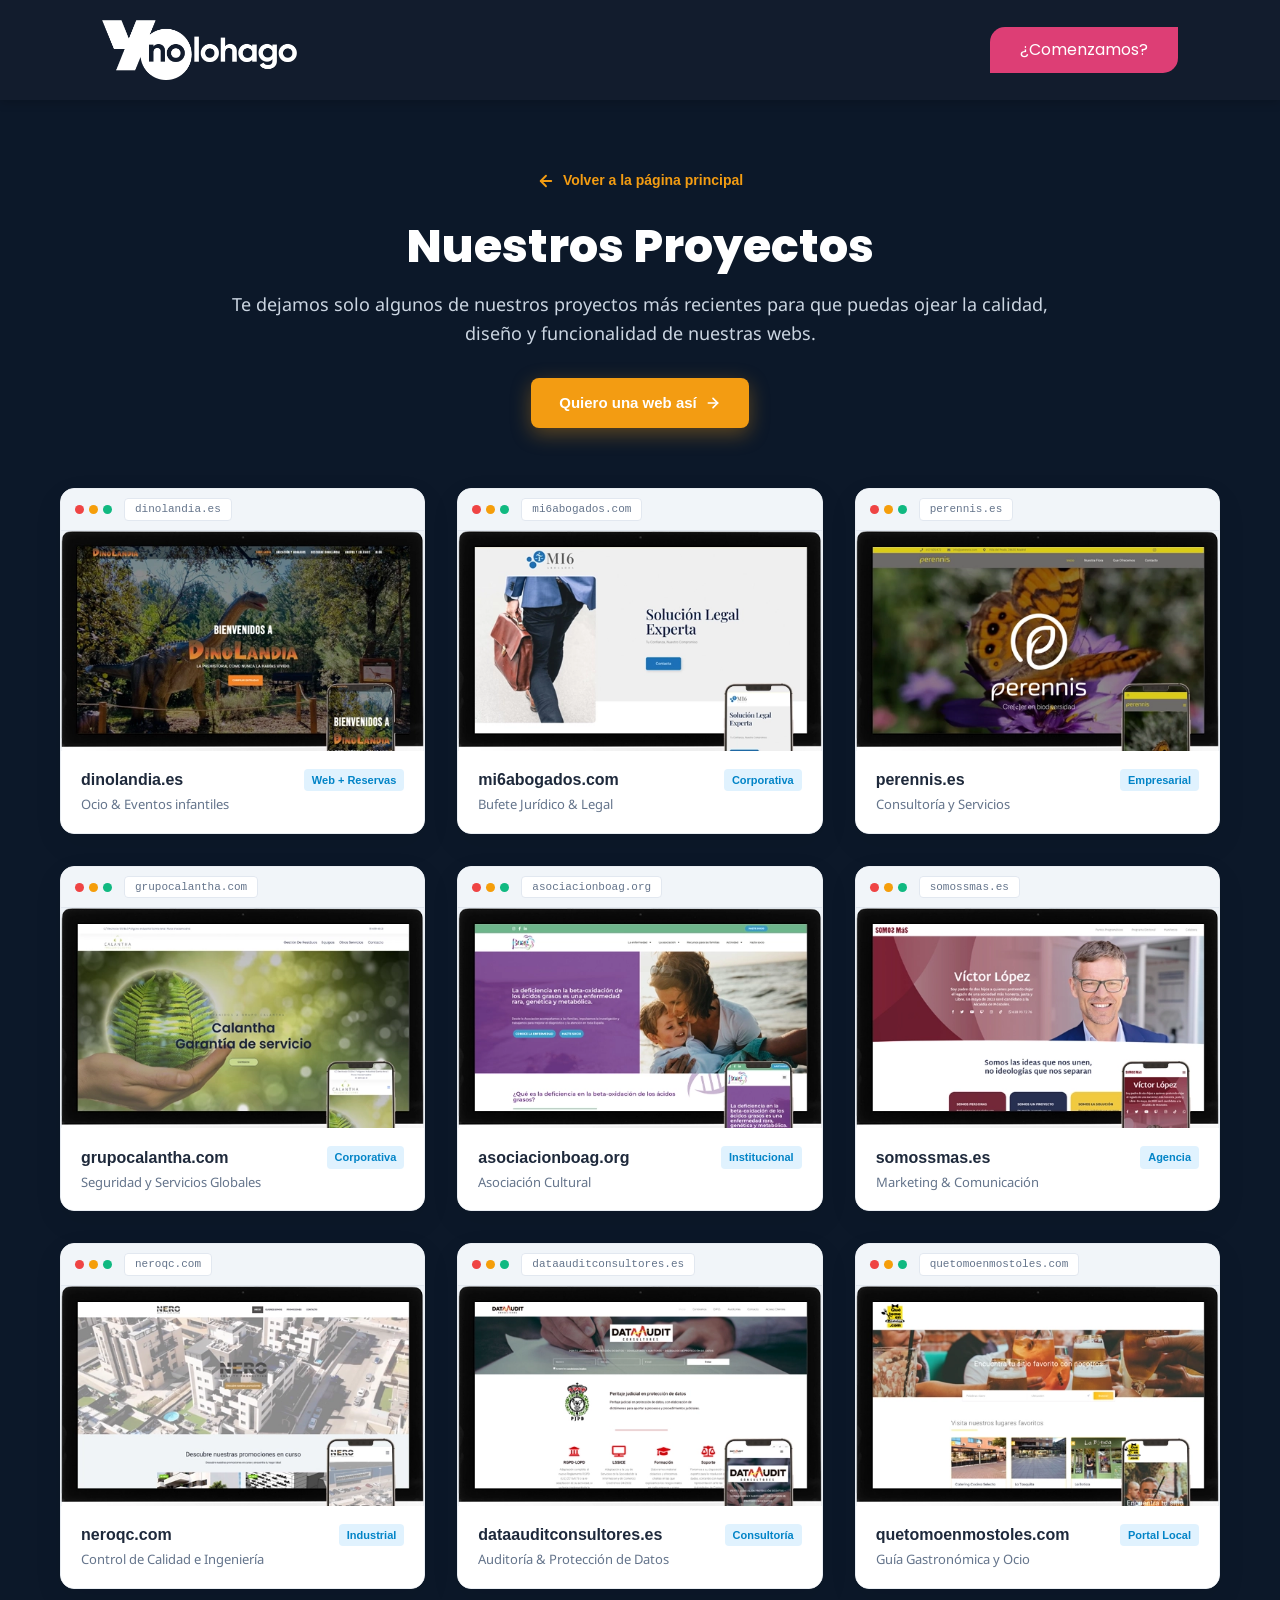
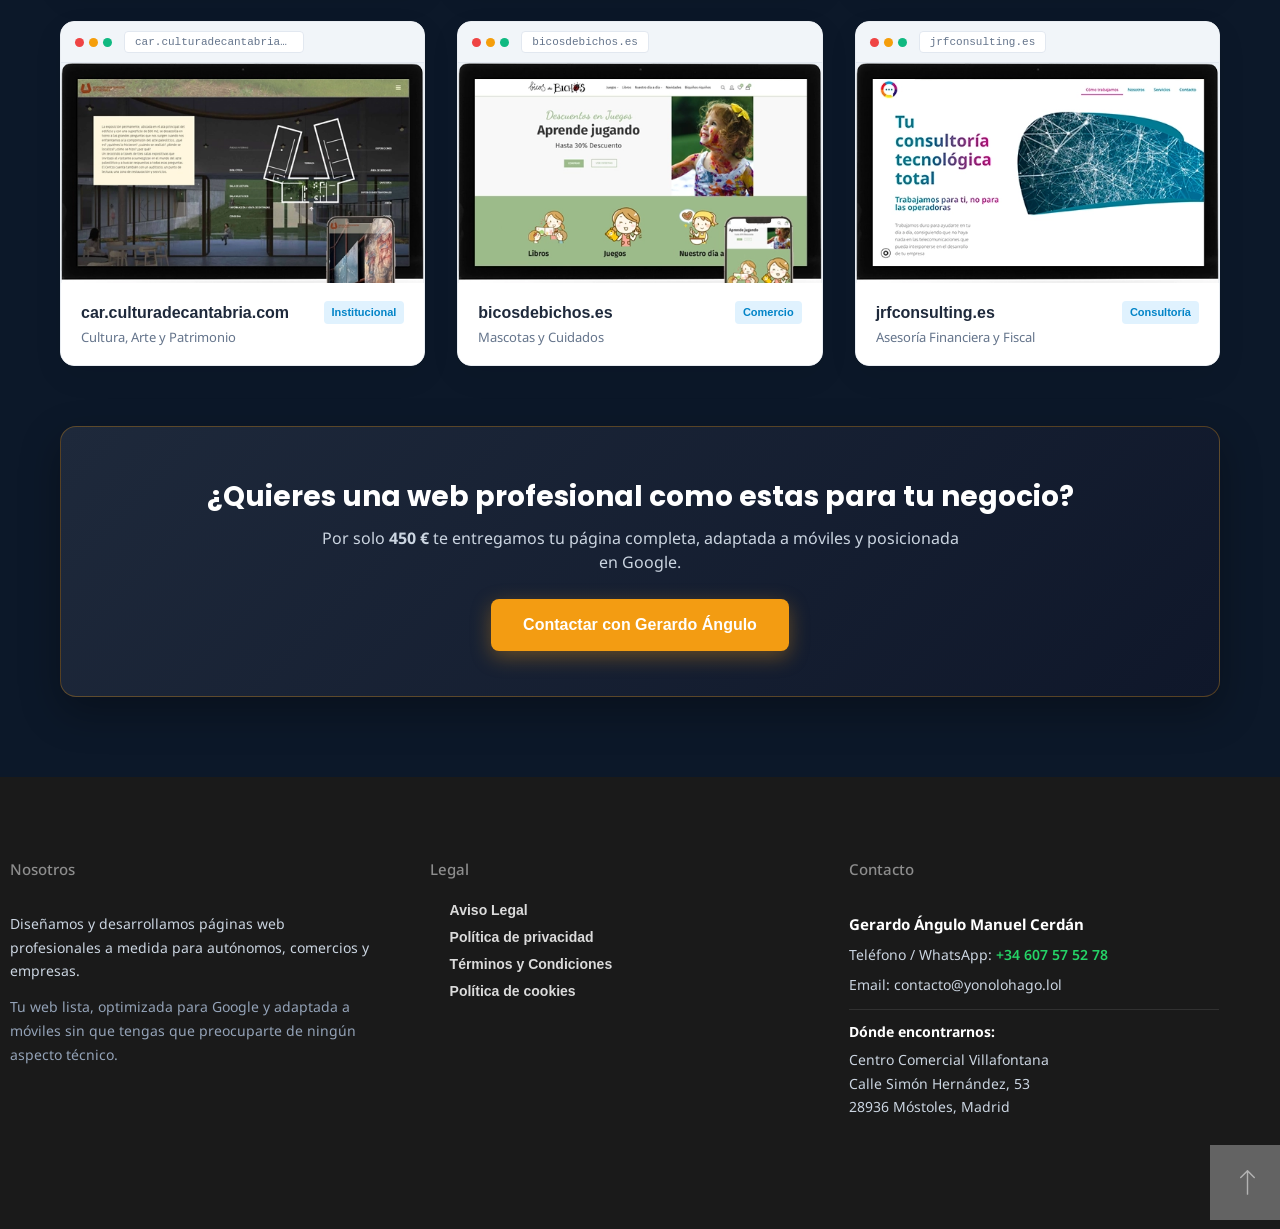
<file: proyectos.html>
<!DOCTYPE html>

<html lang="es">
<head><link href="https://fonts.googleapis.com/css2?family=Noto+Sans:ital,wght@0,300;0,400;0,500;0,600;0,700;1,400;1,600&amp;family=Poppins:ital,wght@0,300;0,400;0,500;0,600;0,700;0,800;1,400;1,600&amp;display=swap" rel="stylesheet"/>
<meta charset="utf-8"/>
<meta content="width=device-width, initial-scale=1" name="viewport"/>
<link href="https://gmpg.org/xfn/11" rel="profile"/>
<!-- Facebook Pixel Code --><!-- End Facebook Pixel Code -->
<meta content="index, follow, max-image-preview:large, max-snippet:-1, max-video-preview:-1" name="robots"/>
<!-- This site is optimized with the Yoast SEO plugin v28.1 - https://yoast.com/product/yoast-seo-wordpress/ -->
<title>Nuestros Proyectos - Yo No Lo Hago</title>
<meta content="Tu web profesional sin preocuparte de nada y al mejor precio, nosotros nos encargamos de todo para que solo te preocupes del resultado." name="description"/>
<link href="https://yonolohago.es/" rel="canonical"/>
<meta content="es_ES" property="og:locale"/>
<meta content="website" property="og:type"/>
<meta content="Tu web profesional sin preocuparte de nada - Yo No Lo Hago" property="og:title"/>
<meta content="Tu web profesional sin preocuparte de nada y al mejor precio, nosotros nos encargamos de todo para que solo te preocupes del resultado." property="og:description"/>
<meta content="https://yonolohago.es/" property="og:url"/>
<meta content="Yo No Lo Hago" property="og:site_name"/>
<meta content="2026-04-06T10:35:08+00:00" property="article:modified_time"/>
<meta content="https://yonolohago.es/wp-content/uploads/2024/03/logo-mini.webp" property="og:image"/>
<meta content="729" property="og:image:width"/>
<meta content="729" property="og:image:height"/>
<meta content="image/webp" property="og:image:type"/>
<meta content="summary_large_image" name="twitter:card"/>
<script class="yoast-schema-graph" type="application/ld+json">{"@context":"https:\/\/schema.org","@graph":[{"@type":"WebPage","@id":"https:\/\/yonolohago.es\/","url":"https:\/\/yonolohago.es\/","name":"Tu web profesional sin preocuparte de nada - Yo No Lo Hago","isPartOf":{"@id":"https:\/\/yonolohago.es\/#website"},"about":{"@id":"https:\/\/yonolohago.es\/#organization"},"primaryImageOfPage":{"@id":"https:\/\/yonolohago.es\/#primaryimage"},"image":{"@id":"https:\/\/yonolohago.es\/#primaryimage"},"thumbnailUrl":"https:\/\/yonolohago.es\/wp-content\/uploads\/2024\/03\/logo-mini.webp","datePublished":"2024-03-05T16:52:58+00:00","dateModified":"2026-04-06T10:35:08+00:00","description":"Tu web profesional sin preocuparte de nada y al mejor precio, nosotros nos encargamos de todo para que solo te preocupes del resultado.","breadcrumb":{"@id":"https:\/\/yonolohago.es\/#breadcrumb"},"inLanguage":"es","potentialAction":[{"@type":"ReadAction","target":["https:\/\/yonolohago.es\/"]}]},{"@type":"ImageObject","inLanguage":"es","@id":"https:\/\/yonolohago.es\/#primaryimage","url":"https:\/\/yonolohago.es\/wp-content\/uploads\/2024\/03\/logo-mini.webp","contentUrl":"https:\/\/yonolohago.es\/wp-content\/uploads\/2024\/03\/logo-mini.webp","width":729,"height":729},{"@type":"BreadcrumbList","@id":"https:\/\/yonolohago.es\/#breadcrumb","itemListElement":[{"@type":"ListItem","position":1,"name":"Portada"}]},{"@type":"WebSite","@id":"https:\/\/yonolohago.es\/#website","url":"https:\/\/yonolohago.es\/","name":"Yo No Lo Hago","description":"Tu web profesional sin preocuparte","publisher":{"@id":"https:\/\/yonolohago.es\/#organization"},"alternateName":"YoNO","potentialAction":[{"@type":"SearchAction","target":{"@type":"EntryPoint","urlTemplate":"https:\/\/yonolohago.es\/?s={search_term_string}"},"query-input":{"@type":"PropertyValueSpecification","valueRequired":true,"valueName":"search_term_string"}}],"inLanguage":"es"},{"@type":"Organization","@id":"https:\/\/yonolohago.es\/#organization","name":"Yo No Lo Hago","url":"https:\/\/yonolohago.es\/","logo":{"@type":"ImageObject","inLanguage":"es","@id":"https:\/\/yonolohago.es\/#\/schema\/logo\/image\/","url":"https:\/\/yonolohago.es\/wp-content\/uploads\/2024\/03\/Recurso-1@3x.webp","contentUrl":"https:\/\/yonolohago.es\/wp-content\/uploads\/2024\/03\/Recurso-1@3x.webp","width":760,"height":234,"caption":"Yo No Lo Hago"},"image":{"@id":"https:\/\/yonolohago.es\/#\/schema\/logo\/image\/"},"sameAs":["https:\/\/www.instagram.com\/yonolohago\/?hl=es"]}]}</script>
<!-- / Yoast SEO plugin. -->
<link href="//www.googletagmanager.com" rel="dns-prefetch"/>
<link href="https://yonolohago.es/feed/" rel="alternate" title="Yo No Lo Hago » Feed" type="application/rss+xml"/>
<link href="https://yonolohago.es/comments/feed/" rel="alternate" title="Yo No Lo Hago » Feed de los comentarios" type="application/rss+xml"/>
<link href="https://yonolohago.es/wp-json/oembed/1.0/embed?url=https%3A%2F%2Fyonolohago.es%2F" rel="alternate" title="oEmbed (JSON)" type="application/json+oembed"/>
<link href="https://yonolohago.es/wp-json/oembed/1.0/embed?url=https%3A%2F%2Fyonolohago.es%2F&amp;format=xml" rel="alternate" title="oEmbed (XML)" type="text/xml+oembed"/>
<!-- This site uses the Google Analytics by MonsterInsights plugin v11.3.0 - Using Analytics tracking - https://www.monsterinsights.com/ -->
<!-- / Google Analytics by MonsterInsights -->
<style id="wp-img-auto-sizes-contain-inline-css">
img:is([sizes=auto i],[sizes^="auto," i]){contain-intrinsic-size:3000px 1500px}
/*# sourceURL=wp-img-auto-sizes-contain-inline-css */
</style>
<style id="wp-emoji-styles-inline-css">

	img.wp-smiley, img.emoji {
		display: inline !important;
		border: none !important;
		box-shadow: none !important;
		height: 1em !important;
		width: 1em !important;
		margin: 0 0.07em !important;
		vertical-align: -0.1em !important;
		background: none !important;
		padding: 0 !important;
	}
/*# sourceURL=wp-emoji-styles-inline-css */
</style>
<style id="joinchat-button-style-inline-css">
.wp-block-joinchat-button{align-items:center;display:flex;flex-flow:row nowrap}.wp-block-joinchat-button.is-vertical{flex-direction:column}.wp-block-joinchat-button.is-vertical.is-content-justification-left{align-items:flex-start}.wp-block-joinchat-button.is-vertical.is-content-justification-center{align-items:center}.wp-block-joinchat-button.is-vertical.is-content-justification-right{align-items:flex-end}.wp-block-joinchat-button:not(.is-vertical).is-content-justification-left{justify-content:flex-start}.wp-block-joinchat-button:not(.is-vertical).is-content-justification-center{justify-content:center}.wp-block-joinchat-button:not(.is-vertical).is-content-justification-right{justify-content:flex-end}.wp-block-joinchat-button:not(.is-vertical).is-content-justification-space-between{justify-content:space-between}.wp-block-joinchat-button figure{align-items:center;display:flex;flex-direction:column;flex-shrink:0;margin:0;padding:0}.wp-block-joinchat-button figcaption{font:normal normal 400 .6em/2em var(--wp--preset--font-family--system-font,sans-serif);margin:0;padding:0}.wp-block-joinchat-button .joinchat-button__qr{background-color:#fff;box-sizing:content-box;display:block;height:200px;overflow:hidden;padding:10px;width:200px}.wp-block-joinchat-button .joinchat-button__qr canvas,.wp-block-joinchat-button .joinchat-button__qr img{display:block;margin:auto}.wp-block-joinchat-button .wp-block-buttons{flex:1 1 auto;margin:0;max-width:100%;min-width:0;width:100%}.wp-block-joinchat-button .wp-block-button.wp-block-button__width-25{min-width:25%;width:calc(25% - var(--wp--style--block-gap, .5em)*.75)}.wp-block-joinchat-button .wp-block-button.wp-block-button__width-50{min-width:50%;width:calc(50% - var(--wp--style--block-gap, .5em)*.5)}.wp-block-joinchat-button .wp-block-button.wp-block-button__width-75{min-width:75%;width:calc(75% - var(--wp--style--block-gap, .5em)*.25)}.wp-block-joinchat-button .wp-block-button.wp-block-button__width-100{min-width:100%;width:100%}.wp-block-joinchat-button .joinchat-button__link,.wp-block-joinchat-button .wp-block-button__link{align-items:center;display:inline-flex;flex-flow:row nowrap;justify-content:center;width:100%}.wp-block-joinchat-button .joinchat-button__link:before,.wp-block-joinchat-button .wp-block-button__link:before{background:transparent var(--joinchat-ico) no-repeat center;background-size:100%;content:"";display:block;height:1.5em;margin:-.75em .75em -.75em 0;width:1.5em}.wp-block-joinchat-button .joinchat-button__link{width:auto}.wp-block-joinchat-button:has(.joinchat-button__link){border:none!important;display:flex;flex-direction:column}@media (orientation:landscape)and (height >= 481px),(orientation:portrait)and (width >= 481px){.wp-block-joinchat-button.joinchat-button--qr-only .wp-block-buttons{display:none}}@media (orientation:landscape)and (height <= 480px),(width <= 480px){.wp-block-joinchat-button figure{display:none}}

/*# sourceURL=https://yonolohago.es/wp-content/plugins/creame-whatsapp-me/gutenberg/build/style-index.css */
</style>
<style id="global-styles-inline-css">
:root{--wp--preset--aspect-ratio--square: 1;--wp--preset--aspect-ratio--4-3: 4/3;--wp--preset--aspect-ratio--3-4: 3/4;--wp--preset--aspect-ratio--3-2: 3/2;--wp--preset--aspect-ratio--2-3: 2/3;--wp--preset--aspect-ratio--16-9: 16/9;--wp--preset--aspect-ratio--9-16: 9/16;--wp--preset--color--black: #000000;--wp--preset--color--cyan-bluish-gray: #abb8c3;--wp--preset--color--white: #ffffff;--wp--preset--color--pale-pink: #f78da7;--wp--preset--color--vivid-red: #cf2e2e;--wp--preset--color--luminous-vivid-orange: #ff6900;--wp--preset--color--luminous-vivid-amber: #fcb900;--wp--preset--color--light-green-cyan: #7bdcb5;--wp--preset--color--vivid-green-cyan: #00d084;--wp--preset--color--pale-cyan-blue: #8ed1fc;--wp--preset--color--vivid-cyan-blue: #0693e3;--wp--preset--color--vivid-purple: #9b51e0;--wp--preset--gradient--vivid-cyan-blue-to-vivid-purple: linear-gradient(135deg,rgb(6,147,227) 0%,rgb(155,81,224) 100%);--wp--preset--gradient--light-green-cyan-to-vivid-green-cyan: linear-gradient(135deg,rgb(122,220,180) 0%,rgb(0,208,130) 100%);--wp--preset--gradient--luminous-vivid-amber-to-luminous-vivid-orange: linear-gradient(135deg,rgb(252,185,0) 0%,rgb(255,105,0) 100%);--wp--preset--gradient--luminous-vivid-orange-to-vivid-red: linear-gradient(135deg,rgb(255,105,0) 0%,rgb(207,46,46) 100%);--wp--preset--gradient--very-light-gray-to-cyan-bluish-gray: linear-gradient(135deg,rgb(238,238,238) 0%,rgb(169,184,195) 100%);--wp--preset--gradient--cool-to-warm-spectrum: linear-gradient(135deg,rgb(74,234,220) 0%,rgb(151,120,209) 20%,rgb(207,42,186) 40%,rgb(238,44,130) 60%,rgb(251,105,98) 80%,rgb(254,248,76) 100%);--wp--preset--gradient--blush-light-purple: linear-gradient(135deg,rgb(255,206,236) 0%,rgb(152,150,240) 100%);--wp--preset--gradient--blush-bordeaux: linear-gradient(135deg,rgb(254,205,165) 0%,rgb(254,45,45) 50%,rgb(107,0,62) 100%);--wp--preset--gradient--luminous-dusk: linear-gradient(135deg,rgb(255,203,112) 0%,rgb(199,81,192) 50%,rgb(65,88,208) 100%);--wp--preset--gradient--pale-ocean: linear-gradient(135deg,rgb(255,245,203) 0%,rgb(182,227,212) 50%,rgb(51,167,181) 100%);--wp--preset--gradient--electric-grass: linear-gradient(135deg,rgb(202,248,128) 0%,rgb(113,206,126) 100%);--wp--preset--gradient--midnight: linear-gradient(135deg,rgb(2,3,129) 0%,rgb(40,116,252) 100%);--wp--preset--font-size--small: 13px;--wp--preset--font-size--medium: 20px;--wp--preset--font-size--large: 36px;--wp--preset--font-size--x-large: 42px;--wp--preset--spacing--20: 0.44rem;--wp--preset--spacing--30: 0.67rem;--wp--preset--spacing--40: 1rem;--wp--preset--spacing--50: 1.5rem;--wp--preset--spacing--60: 2.25rem;--wp--preset--spacing--70: 3.38rem;--wp--preset--spacing--80: 5.06rem;--wp--preset--shadow--natural: 6px 6px 9px rgba(0, 0, 0, 0.2);--wp--preset--shadow--deep: 12px 12px 50px rgba(0, 0, 0, 0.4);--wp--preset--shadow--sharp: 6px 6px 0px rgba(0, 0, 0, 0.2);--wp--preset--shadow--outlined: 6px 6px 0px -3px rgb(255, 255, 255), 6px 6px rgb(0, 0, 0);--wp--preset--shadow--crisp: 6px 6px 0px rgb(0, 0, 0);}.wp-block-button{--wp--preset--dimension--25: 25%;--wp--preset--dimension--50: 50%;--wp--preset--dimension--75: 75%;--wp--preset--dimension--100: 100%;}:root { --wp--style--global--content-size: 800px;--wp--style--global--wide-size: 1200px; }:where(body) { margin: 0; }.wp-site-blocks > .alignleft { float: left; margin-right: 2em; }.wp-site-blocks > .alignright { float: right; margin-left: 2em; }.wp-site-blocks > .aligncenter { justify-content: center; margin-left: auto; margin-right: auto; }:where(.wp-site-blocks) > * { margin-block-start: 24px; margin-block-end: 0; }:where(.wp-site-blocks) > :first-child { margin-block-start: 0; }:where(.wp-site-blocks) > :last-child { margin-block-end: 0; }:root { --wp--style--block-gap: 24px; }:root :where(.is-layout-flow) > :first-child{margin-block-start: 0;}:root :where(.is-layout-flow) > :last-child{margin-block-end: 0;}:root :where(.is-layout-flow) > *{margin-block-start: 24px;margin-block-end: 0;}:root :where(.is-layout-constrained) > :first-child{margin-block-start: 0;}:root :where(.is-layout-constrained) > :last-child{margin-block-end: 0;}:root :where(.is-layout-constrained) > *{margin-block-start: 24px;margin-block-end: 0;}:root :where(.is-layout-flex){gap: 24px;}:root :where(.is-layout-grid){gap: 24px;}.is-layout-flow > .alignleft{float: left;margin-inline-start: 0;margin-inline-end: 2em;}.is-layout-flow > .alignright{float: right;margin-inline-start: 2em;margin-inline-end: 0;}.is-layout-flow > .aligncenter{margin-left: auto !important;margin-right: auto !important;}.is-layout-constrained > .alignleft{float: left;margin-inline-start: 0;margin-inline-end: 2em;}.is-layout-constrained > .alignright{float: right;margin-inline-start: 2em;margin-inline-end: 0;}.is-layout-constrained > .aligncenter{margin-left: auto !important;margin-right: auto !important;}.is-layout-constrained > :where(:not(.alignleft):not(.alignright):not(.alignfull)){max-width: var(--wp--style--global--content-size);margin-left: auto !important;margin-right: auto !important;}.is-layout-constrained > .alignwide{max-width: var(--wp--style--global--wide-size);}body .is-layout-flex{display: flex;}.is-layout-flex{flex-wrap: wrap;align-items: center;}.is-layout-flex > :is(*, div){margin: 0;}body .is-layout-grid{display: grid;}.is-layout-grid > :is(*, div){margin: 0;}body{padding-top: 0px;padding-right: 0px;padding-bottom: 0px;padding-left: 0px;}:root :where(.wp-element-button, .wp-block-button__link){background-color: #32373c;border-width: 0;color: #fff;font-family: inherit;font-size: inherit;font-style: inherit;font-weight: inherit;letter-spacing: inherit;line-height: inherit;padding-top: calc(0.667em + 2px);padding-right: calc(1.333em + 2px);padding-bottom: calc(0.667em + 2px);padding-left: calc(1.333em + 2px);text-decoration: none;text-transform: inherit;}.has-black-color{color: var(--wp--preset--color--black) !important;}.has-cyan-bluish-gray-color{color: var(--wp--preset--color--cyan-bluish-gray) !important;}.has-white-color{color: var(--wp--preset--color--white) !important;}.has-pale-pink-color{color: var(--wp--preset--color--pale-pink) !important;}.has-vivid-red-color{color: var(--wp--preset--color--vivid-red) !important;}.has-luminous-vivid-orange-color{color: var(--wp--preset--color--luminous-vivid-orange) !important;}.has-luminous-vivid-amber-color{color: var(--wp--preset--color--luminous-vivid-amber) !important;}.has-light-green-cyan-color{color: var(--wp--preset--color--light-green-cyan) !important;}.has-vivid-green-cyan-color{color: var(--wp--preset--color--vivid-green-cyan) !important;}.has-pale-cyan-blue-color{color: var(--wp--preset--color--pale-cyan-blue) !important;}.has-vivid-cyan-blue-color{color: var(--wp--preset--color--vivid-cyan-blue) !important;}.has-vivid-purple-color{color: var(--wp--preset--color--vivid-purple) !important;}.has-black-background-color{background-color: var(--wp--preset--color--black) !important;}.has-cyan-bluish-gray-background-color{background-color: var(--wp--preset--color--cyan-bluish-gray) !important;}.has-white-background-color{background-color: var(--wp--preset--color--white) !important;}.has-pale-pink-background-color{background-color: var(--wp--preset--color--pale-pink) !important;}.has-vivid-red-background-color{background-color: var(--wp--preset--color--vivid-red) !important;}.has-luminous-vivid-orange-background-color{background-color: var(--wp--preset--color--luminous-vivid-orange) !important;}.has-luminous-vivid-amber-background-color{background-color: var(--wp--preset--color--luminous-vivid-amber) !important;}.has-light-green-cyan-background-color{background-color: var(--wp--preset--color--light-green-cyan) !important;}.has-vivid-green-cyan-background-color{background-color: var(--wp--preset--color--vivid-green-cyan) !important;}.has-pale-cyan-blue-background-color{background-color: var(--wp--preset--color--pale-cyan-blue) !important;}.has-vivid-cyan-blue-background-color{background-color: var(--wp--preset--color--vivid-cyan-blue) !important;}.has-vivid-purple-background-color{background-color: var(--wp--preset--color--vivid-purple) !important;}.has-black-border-color{border-color: var(--wp--preset--color--black) !important;}.has-cyan-bluish-gray-border-color{border-color: var(--wp--preset--color--cyan-bluish-gray) !important;}.has-white-border-color{border-color: var(--wp--preset--color--white) !important;}.has-pale-pink-border-color{border-color: var(--wp--preset--color--pale-pink) !important;}.has-vivid-red-border-color{border-color: var(--wp--preset--color--vivid-red) !important;}.has-luminous-vivid-orange-border-color{border-color: var(--wp--preset--color--luminous-vivid-orange) !important;}.has-luminous-vivid-amber-border-color{border-color: var(--wp--preset--color--luminous-vivid-amber) !important;}.has-light-green-cyan-border-color{border-color: var(--wp--preset--color--light-green-cyan) !important;}.has-vivid-green-cyan-border-color{border-color: var(--wp--preset--color--vivid-green-cyan) !important;}.has-pale-cyan-blue-border-color{border-color: var(--wp--preset--color--pale-cyan-blue) !important;}.has-vivid-cyan-blue-border-color{border-color: var(--wp--preset--color--vivid-cyan-blue) !important;}.has-vivid-purple-border-color{border-color: var(--wp--preset--color--vivid-purple) !important;}.has-vivid-cyan-blue-to-vivid-purple-gradient-background{background: var(--wp--preset--gradient--vivid-cyan-blue-to-vivid-purple) !important;}.has-light-green-cyan-to-vivid-green-cyan-gradient-background{background: var(--wp--preset--gradient--light-green-cyan-to-vivid-green-cyan) !important;}.has-luminous-vivid-amber-to-luminous-vivid-orange-gradient-background{background: var(--wp--preset--gradient--luminous-vivid-amber-to-luminous-vivid-orange) !important;}.has-luminous-vivid-orange-to-vivid-red-gradient-background{background: var(--wp--preset--gradient--luminous-vivid-orange-to-vivid-red) !important;}.has-very-light-gray-to-cyan-bluish-gray-gradient-background{background: var(--wp--preset--gradient--very-light-gray-to-cyan-bluish-gray) !important;}.has-cool-to-warm-spectrum-gradient-background{background: var(--wp--preset--gradient--cool-to-warm-spectrum) !important;}.has-blush-light-purple-gradient-background{background: var(--wp--preset--gradient--blush-light-purple) !important;}.has-blush-bordeaux-gradient-background{background: var(--wp--preset--gradient--blush-bordeaux) !important;}.has-luminous-dusk-gradient-background{background: var(--wp--preset--gradient--luminous-dusk) !important;}.has-pale-ocean-gradient-background{background: var(--wp--preset--gradient--pale-ocean) !important;}.has-electric-grass-gradient-background{background: var(--wp--preset--gradient--electric-grass) !important;}.has-midnight-gradient-background{background: var(--wp--preset--gradient--midnight) !important;}.has-small-font-size{font-size: var(--wp--preset--font-size--small) !important;}.has-medium-font-size{font-size: var(--wp--preset--font-size--medium) !important;}.has-large-font-size{font-size: var(--wp--preset--font-size--large) !important;}.has-x-large-font-size{font-size: var(--wp--preset--font-size--x-large) !important;}
:root :where(.wp-block-icon svg){width: 24px;}
:root :where(.wp-block-pullquote){font-size: 1.5em;line-height: 1.6;}
/*# sourceURL=global-styles-inline-css */
</style>
<link href="assets/css/1_elementor-reset.css" id="hello-elementor-css" media="all" rel="stylesheet"/>
<link href="assets/css/2_elementor-theme.css" id="hello-elementor-theme-style-css" media="all" rel="stylesheet"/>
<link href="assets/css/3_elementor-header-footer.css" id="hello-elementor-header-footer-css" media="all" rel="stylesheet"/>
<link href="assets/css/4_elementor-frontend.min.css" id="elementor-frontend-css" media="all" rel="stylesheet"/>
<link href="assets/css/5_elementor-post-6.css" id="elementor-post-6-css" media="all" rel="stylesheet"/>
<link href="assets/css/6_elementor-widget-image.min.css" id="widget-image-css" media="all" rel="stylesheet"/>
<link href="assets/css/7_elementor-pro-widget-nav-menu.min.css" id="widget-nav-menu-css" media="all" rel="stylesheet"/>
<link href="assets/css/8_elementor-e-animation-grow.min.css" id="e-animation-grow-css" media="all" rel="stylesheet">
<link href="assets/css/9_elementor-pro-sticky.min.css" id="e-sticky-css" media="all" rel="stylesheet"/>
<link href="assets/css/10_elementor-widget-heading.min.css" id="widget-heading-css" media="all" rel="stylesheet"/>
<link href="assets/css/11_elementor-pro-widget-call-to-action.min.css" id="widget-call-to-action-css" media="all" rel="stylesheet"/>
<link href="assets/css/12_elementor-pro-transitions.min.css" id="e-transitions-css" media="all" rel="stylesheet"/>
<link href="assets/css/13_elementor-shapes.min.css" id="e-shapes-css" media="all" rel="stylesheet"/>
<link href="assets/css/14_elementor-pro-motion-fx.min.css" id="e-motion-fx-css" media="all" rel="stylesheet"/>
<link href="assets/css/15_elementor-widget-icon-box.min.css" id="widget-icon-box-css" media="all" rel="stylesheet"/>
<link href="assets/css/16_elementor-pro-ribbon.min.css" id="e-ribbon-css" media="all" rel="stylesheet"/>
<link href="assets/css/17_elementor-fadeInLeft.min.css" id="e-animation-fadeInLeft-css" media="all" rel="stylesheet"/>
<link href="assets/css/18_elementor-pro-widget-price-table.min.css" id="widget-price-table-css" media="all" rel="stylesheet"/>
<link href="assets/css/19_elementor-fadeInRight.min.css" id="e-animation-fadeInRight-css" media="all" rel="stylesheet"/>
<link href="assets/css/20_elementor-widget-image-box.min.css" id="widget-image-box-css" media="all" rel="stylesheet"/>
<link href="assets/css/21_elementor-widget-icon-list.min.css" id="widget-icon-list-css" media="all" rel="stylesheet"/>
<link href="assets/css/22_elementor-widget-toggle.min.css" id="widget-toggle-css" media="all" rel="stylesheet"/>
<link href="assets/css/23_elementor-pro-widget-form.min.css" id="widget-form-css" media="all" rel="stylesheet"/>
<link href="assets/css/24_elementor-post-10.css" id="elementor-post-10-css" media="all" rel="stylesheet"/>
<link href="assets/css/25_elementor-post-135.css" id="elementor-post-135-css" media="all" rel="stylesheet"/>
<link href="assets/css/26_elementor-post-170.css" id="elementor-post-170-css" media="all" rel="stylesheet"/>
<script id="jquery-core-js" src="assets/js/0_jquery.min.js"></script>
<script id="jquery-migrate-js" src="assets/js/1_jquery-migrate.min.js"></script>
<!-- Fragmento de código de la etiqueta de Google (gtag.js) añadida por Site Kit -->
<!-- Fragmento de código de Google Analytics añadido por Site Kit -->
<link href="https://yonolohago.es/wp-json/" rel="https://api.w.org/"/><link href="https://yonolohago.es/wp-json/wp/v2/pages/10" rel="alternate" title="JSON" type="application/json"/><link href="https://yonolohago.es/xmlrpc.php?rsd" rel="EditURI" title="RSD" type="application/rsd+xml"/>
<meta content="WordPress 7.1.2" name="generator"/>
<link href="https://yonolohago.es/" rel="shortlink"/>
<meta content="Site Kit by Google 1.184.0" name="generator"/><meta content="Elementor 4.2.1; features: e_font_icon_svg, additional_custom_breakpoints; settings: css_print_method-external, google_font-enabled, font_display-swap" name="generator"/>
<style>
				.e-con.e-parent:nth-of-type(n+4):not(.e-lazyloaded):not(.e-no-lazyload),
				.e-con.e-parent:nth-of-type(n+4):not(.e-lazyloaded):not(.e-no-lazyload) * {
					background-image: none !important;
				}
				@media screen and (max-height: 1024px) {
					.e-con.e-parent:nth-of-type(n+3):not(.e-lazyloaded):not(.e-no-lazyload),
					.e-con.e-parent:nth-of-type(n+3):not(.e-lazyloaded):not(.e-no-lazyload) * {
						background-image: none !important;
					}
				}
				@media screen and (max-height: 640px) {
					.e-con.e-parent:nth-of-type(n+2):not(.e-lazyloaded):not(.e-no-lazyload),
					.e-con.e-parent:nth-of-type(n+2):not(.e-lazyloaded):not(.e-no-lazyload) * {
						background-image: none !important;
					}
				}
			</style>
<link href="assets/images/cropped-favicon-32x32.webp" rel="icon" sizes="32x32"/>
<link href="assets/images/cropped-favicon-192x192.webp" rel="icon" sizes="192x192"/>
<link href="assets/images/cropped-favicon-180x180.webp" rel="apple-touch-icon"/>
<meta content="https://yonolohago.es/wp-content/uploads/2024/03/cropped-favicon-270x270.webp" name="msapplication-TileImage"/>
</link>
<style id="ynlh-showcase-styles">
.ynlh-showcase-section {
    padding: 70px 20px 80px;
    background: linear-gradient(180deg, #f8fafc 0%, #ffffff 100%);
    position: relative;
    z-index: 2;
    font-family: 'Poppins', -apple-system, BlinkMacSystemFont, sans-serif;
}
.ynlh-showcase-container {
    max-width: 1200px;
    margin: 0 auto;
    text-align: center;
}
.ynlh-showcase-badge {
    display: inline-block;
    background: rgba(243, 156, 18, 0.12);
    color: #d68100;
    padding: 6px 18px;
    border-radius: 50px;
    font-size: 13px;
    font-weight: 700;
    letter-spacing: 1px;
    text-transform: uppercase;
    margin-bottom: 16px;
    border: 1px solid rgba(243, 156, 18, 0.25);
}
.ynlh-showcase-title {
    font-size: 38px;
    font-weight: 800;
    color: #1a202c;
    margin-bottom: 14px;
    line-height: 1.25;
}
.ynlh-showcase-subtitle {
    font-size: 17px;
    color: #64748b;
    max-width: 720px;
    margin: 0 auto 50px;
    line-height: 1.6;
    font-family: 'Noto Sans', sans-serif;
}
.ynlh-projects-grid {
    display: grid;
    grid-template-columns: repeat(3, 1fr);
    gap: 32px;
    text-align: left;
    margin-bottom: 45px;
}
@media (max-width: 992px) {
    .ynlh-projects-grid {
        grid-template-columns: repeat(2, 1fr);
        gap: 24px;
    }
    .ynlh-showcase-title {
        font-size: 30px;
    }
}
@media (max-width: 600px) {
    .ynlh-projects-grid {
        grid-template-columns: 1fr;
        gap: 20px;
    }
    .ynlh-showcase-title {
        font-size: 26px;
    }
    .ynlh-showcase-section {
        padding: 50px 15px 60px;
    }
}
.ynlh-project-card {
    background: #ffffff;
    border-radius: 14px;
    overflow: hidden;
    box-shadow: 0 10px 30px rgba(0, 0, 0, 0.07);
    border: 1px solid #e9edf2;
    transition: all 0.35s cubic-bezier(0.165, 0.84, 0.44, 1);
    display: flex;
    flex-direction: column;
}
.ynlh-project-card:hover {
    transform: translateY(-8px);
    box-shadow: 0 20px 40px rgba(0, 0, 0, 0.13);
    border-color: #cbd5e1;
}
.ynlh-browser-mockup {
    background: #f1f5f9;
    padding: 9px 14px;
    display: flex;
    align-items: center;
    border-bottom: 1px solid #e2e8f0;
}
.ynlh-browser-dots {
    display: flex;
    gap: 5px;
    margin-right: 12px;
}
.ynlh-browser-dots .dot {
    width: 9px;
    height: 9px;
    border-radius: 50%;
    display: inline-block;
}
.dot-red { background: #ef4444; }
.dot-yellow { background: #f59e0b; }
.dot-green { background: #10b981; }
.ynlh-browser-url {
    font-size: 11px;
    color: #64748b;
    background: #ffffff;
    padding: 2px 10px;
    border-radius: 4px;
    font-family: monospace;
    white-space: nowrap;
    overflow: hidden;
    text-overflow: ellipsis;
    max-width: 180px;
    border: 1px solid #e2e8f0;
}
.ynlh-card-img-wrapper {
    position: relative;
    overflow: hidden;
    background: #edf2f7;
    height: 220px;
}
.ynlh-card-img {
    width: 100%;
    height: 100%;
    object-fit: cover;
    object-position: top center;
    display: block;
    transition: transform 0.5s ease;
}
.ynlh-project-card:hover .ynlh-card-img {
    transform: scale(1.05);
}
.ynlh-card-overlay {
    position: absolute;
    top: 0;
    left: 0;
    width: 100%;
    height: 100%;
    background: rgba(15, 23, 42, 0.65);
    display: flex;
    align-items: center;
    justify-content: center;
    opacity: 0;
    transition: opacity 0.3s ease;
    backdrop-filter: blur(2px);
}
.ynlh-project-card:hover .ynlh-card-overlay {
    opacity: 1;
}
.ynlh-btn-preview {
    background: #ffffff;
    color: #0f172a !important;
    padding: 10px 20px;
    border-radius: 50px;
    font-size: 13px;
    font-weight: 700;
    text-decoration: none !important;
    display: inline-flex;
    align-items: center;
    box-shadow: 0 4px 15px rgba(0,0,0,0.2);
    transition: transform 0.2s ease, background 0.2s;
}
.ynlh-btn-preview:hover {
    background: #f8fafc;
    transform: scale(1.06);
}
.ynlh-card-info {
    padding: 18px 20px;
    background: #ffffff;
    flex-grow: 1;
    display: flex;
    flex-direction: column;
    justify-content: center;
}
.ynlh-card-header {
    display: flex;
    justify-content: space-between;
    align-items: center;
    margin-bottom: 4px;
}
.ynlh-card-title {
    font-size: 16px;
    font-weight: 700;
    color: #1e293b;
    margin: 0;
}
.ynlh-card-tag {
    font-size: 11px;
    font-weight: 600;
    color: #0284c7;
    background: #e0f2fe;
    padding: 3px 8px;
    border-radius: 4px;
}
.ynlh-card-category {
    font-size: 13px;
    color: #64748b;
    margin: 0;
    font-family: 'Noto Sans', sans-serif;
}
.ynlh-project-hidden {
    display: none !important;
}
.ynlh-showcase-actions {
    display: flex;
    justify-content: center;
    align-items: center;
    gap: 16px;
    flex-wrap: wrap;
    margin-top: 10px;
}
.ynlh-btn-primary {
    background: #f39c12;
    color: #ffffff !important;
    padding: 14px 28px;
    border-radius: 8px;
    font-size: 15px;
    font-weight: 700;
    text-decoration: none !important;
    display: inline-flex;
    align-items: center;
    transition: all 0.25s ease;
    box-shadow: 0 6px 20px rgba(243, 156, 18, 0.35);
}
.ynlh-btn-primary:hover {
    background: #d68100;
    transform: translateY(-2px);
    box-shadow: 0 8px 25px rgba(243, 156, 18, 0.45);
}
.ynlh-btn-secondary {
    background: #ffffff;
    color: #1e293b;
    border: 1.5px solid #cbd5e1;
    padding: 13px 26px;
    border-radius: 8px;
    font-size: 15px;
    font-weight: 600;
    cursor: pointer;
    display: inline-flex;
    align-items: center;
    transition: all 0.25s ease;
}
.ynlh-btn-secondary:hover {
    background: #f8fafc;
    border-color: #94a3b8;
    color: #0f172a;
}
</style>
<style id="ynlh-header-solid-fix">
/* Garantizar que el header sea siempre sólido, opaco y con el mismo color sin volverse transparente al bajar */
header.elementor-location-header,
.c-header,
.elementor-element.elementor-element-400b4e04 {
    background-color: #121c2d !important;
    background-image: none !important;
    opacity: 1 !important;
    box-shadow: 0 2px 10px rgba(0, 0, 0, 0.2) !important;
    transition: box-shadow 0.3s ease !important;
    z-index: 99999 !important;
}

/* Eliminar el pseudo-elemento ::before translúcido que causaba la transparencia */
header.elementor-location-header::before,
.c-header::before,
.elementor-element-400b4e04::before,
.elementor-135 .elementor-element.elementor-element-400b4e04::before,
.elementor-element-400b4e04.is-scroll::before,
.c-header.is-scroll::before {
    display: none !important;
    opacity: 0 !important;
    content: none !important;
    background: none !important;
}

/* Al hacer scroll: mantener exactamente el mismo color sólido y aplicar sombra para destacar */
.c-header.is-scroll,
.elementor-element-400b4e04.is-scroll {
    background-color: #121c2d !important;
    box-shadow: 0 4px 25px rgba(0, 0, 0, 0.45) !important;
}

/* Mantener el logo blanco nítido y legible en todo momento */
.c-header .c-header__img-white,
.c-header.is-scroll .c-header__img-white {
    display: block !important;
}

.c-header .c-header__img-color,
.c-header.is-scroll .c-header__img-color {
    display: none !important;
}
</style>
<style id="ynlh-faq-interactive-fix">
/* Estilos interactivos y modernos para las Preguntas Frecuentes */
.elementor-toggle {
    max-width: 900px;
    margin: 0 auto;
}

.elementor-toggle-item {
    border-bottom: 1px solid rgba(255, 255, 255, 0.1) !important;
    margin-bottom: 12px !important;
    border-radius: 8px !important;
    overflow: hidden !important;
    background: rgba(255, 255, 255, 0.03) !important;
    border: 1px solid rgba(255, 255, 255, 0.08) !important;
    transition: all 0.3s cubic-bezier(0.4, 0, 0.2, 1) !important;
}

.elementor-toggle-item:hover {
    background: rgba(255, 255, 255, 0.06) !important;
    border-color: rgba(243, 156, 18, 0.3) !important;
}

.elementor-toggle-item.is-open {
    background: rgba(255, 255, 255, 0.07) !important;
    border-color: #f39c12 !important;
    box-shadow: 0 4px 20px rgba(0, 0, 0, 0.2) !important;
}

.elementor-tab-title {
    cursor: pointer !important;
    padding: 18px 24px !important;
    display: flex !important;
    align-items: center !important;
    gap: 14px !important;
    user-select: none !important;
    position: relative !important;
}

.elementor-tab-title a {
    cursor: pointer !important;
    pointer-events: none !important;
    text-decoration: none !important;
    font-size: 18px !important;
    font-weight: 600 !important;
    color: #f8fafc !important;
    flex-grow: 1 !important;
    line-height: 1.4 !important;
    transition: color 0.25s ease !important;
}

.elementor-toggle-item.is-open .elementor-tab-title a {
    color: #f39c12 !important;
}

.elementor-tab-title .c-highlight {
    color: #f39c12 !important;
}

.elementor-toggle-icon {
    display: flex !important;
    align-items: center !important;
    justify-content: center !important;
    width: 28px !important;
    height: 28px !important;
    border-radius: 50% !important;
    background: rgba(243, 156, 18, 0.15) !important;
    flex-shrink: 0 !important;
    pointer-events: none !important;
    transition: all 0.3s ease !important;
}

.elementor-toggle-icon svg {
    width: 14px !important;
    height: 14px !important;
    fill: #f39c12 !important;
    transition: transform 0.3s ease !important;
}

.elementor-toggle-item.is-open .elementor-toggle-icon {
    background: #f39c12 !important;
}

.elementor-toggle-item.is-open .elementor-toggle-icon svg {
    fill: #ffffff !important;
    transform: rotate(90deg) !important;
}

.elementor-toggle-icon-closed {
    display: flex !important;
}
.elementor-toggle-icon-opened {
    display: none !important;
}

.elementor-tab-content {
    display: none !important;
    padding: 0 24px 22px 66px !important;
    color: #cbd5e1 !important;
    font-size: 16px !important;
    line-height: 1.75 !important;
    background: transparent !important;
}

.elementor-tab-content p {
    margin: 0 !important;
    color: #cbd5e1 !important;
}

.elementor-tab-content strong {
    color: #ffffff !important;
}

.elementor-toggle-item.is-open .elementor-tab-content {
    display: block !important;
    animation: ynlhFadeIn 0.3s ease forwards !important;
}

@keyframes ynlhFadeIn {
    from {
        opacity: 0;
        transform: translateY(-8px);
    }
    to {
        opacity: 1;
        transform: translateY(0);
    }
}
</style>
<style id="ynlh-form-fix-css">
    .elementor-message-danger,
    .elementor-message.elementor-message-danger {
        display: none !important;
        visibility: hidden !important;
        opacity: 0 !important;
    }
    .ynlh-form-success {
        padding: 18px 24px;
        margin-top: 20px;
        background: #1e3a2f;
        color: #4ade80;
        border: 1px solid #166534;
        border-radius: 8px;
        font-weight: 600;
        font-size: 15px;
        text-align: center;
        line-height: 1.5;
        box-shadow: 0 4px 15px rgba(0, 0, 0, 0.2);
        animation: ynlhFadeIn 0.3s ease forwards;
    }
    </style>
</head>
<body class="home wp-singular page-template-default page page-id-10 wp-custom-logo wp-embed-responsive wp-theme-hello-elementor hello-elementor-default elementor-default elementor-kit-6 elementor-page elementor-page-10">
<a class="skip-link screen-reader-text" href="#content">Ir al contenido</a>
<header class="elementor elementor-135 elementor-location-header" data-elementor-id="135" data-elementor-post-type="elementor_library" data-elementor-type="header">
<div class="elementor-element elementor-element-400b4e04 e-con-full c-header e-flex e-con e-parent" data-e-type="container" data-element_type="container" data-id="400b4e04" data-settings='{"background_background":"classic","sticky":"top","position":"fixed","sticky_on":["desktop","tablet","mobile"],"sticky_offset":0,"sticky_effects_offset":0,"sticky_anchor_link_offset":0}'>
<div class="elementor-element elementor-element-78ae73f0 e-con-full e-flex e-con e-child" data-e-type="container" data-element_type="container" data-id="78ae73f0">
<div class="elementor-element elementor-element-6ef27ae7 c-header__img-color elementor-widget elementor-widget-theme-site-logo elementor-widget-image" data-e-type="widget" data-element_type="widget" data-id="6ef27ae7" data-widget_type="theme-site-logo.default">
<div class="elementor-widget-container">
<a href="index.html">
<img alt="" class="attachment-full size-full wp-image-390" fetchpriority="high" height="234" sizes="(max-width: 760px) 100vw, 760px" src="assets/images/Recurso-1@3x.webp" srcset="assets/images/Recurso-1@3x.webp 1x" width="760"/> </a>
</div>
</div>
<div class="elementor-element elementor-element-f7ea356 c-header__img-white elementor-widget elementor-widget-image" data-e-type="widget" data-element_type="widget" data-id="f7ea356" data-widget_type="image.default">
<div class="elementor-widget-container">
<a href="index.html">
<img alt="" class="attachment-large size-large wp-image-388" height="234" sizes="(max-width: 760px) 100vw, 760px" src="assets/images/Recurso-2@3x.webp" srcset="assets/images/Recurso-2@3x.webp 1x" width="760"/> </a>
</div>
</div>
</div>
<div class="elementor-element elementor-element-3e7cf458 e-con-full e-flex e-con e-child" data-e-type="container" data-element_type="container" data-id="3e7cf458" style=" justify-content: flex-end; align-items: center">
<div class="elementor-element elementor-element-5a061fd7 elementor-align-right elementor-widget elementor-widget-button" data-e-type="widget" data-element_type="widget" data-id="5a061fd7" data-widget_type="button.default">
<div class="elementor-widget-container">
<div class="elementor-button-wrapper">
<a class="elementor-button elementor-size-sm elementor-animation-grow" href="index.html#contacto" role="button">
<span class="elementor-button-content-wrapper">
<span class="elementor-button-text">¿Comenzamos?</span>
</span>
</a>
</div>
</div>
</div>
</div>
<div class="elementor-element elementor-element-4df9b42 elementor-widget elementor-widget-html" data-e-type="widget" data-element_type="widget" data-id="4df9b42" data-widget_type="html.default">
<div class="elementor-widget-container">
<script>window.onscroll = function() {
        const header = document.querySelector('.c-header');
        var currentScrollPos = window.pageYOffset;
        if (currentScrollPos > 80 && !header.classList.contains('is-scroll')) {
            header.classList.add('is-scroll');
        }
        if (currentScrollPos < 80 && header.classList.contains('is-scroll')) {
            header.classList.remove('is-scroll');
        }
    }</script> </div>
</div>
</div>
</header>

<main class="site-main" id="content" style="padding-top: 110px; background: #0c1829; min-height: 100vh;">
<!-- HERO PROYECTOS -->
<section style="padding: 60px 20px 40px; text-align: center; max-width: 900px; margin: 0 auto;">
<a href="index.html" style="display: inline-flex; align-items: center; color: #f39c12; font-size: 14px; font-weight: 600; text-decoration: none; margin-bottom: 20px;">
<svg fill="none" height="18" stroke="currentColor" stroke-linecap="round" stroke-linejoin="round" stroke-width="2.5" style="margin-right: 8px;" viewbox="0 0 24 24" width="18"><line x1="19" x2="5" y1="12" y2="12"></line><polyline points="12 19 5 12 12 5"></polyline></svg>
                Volver a la página principal
            </a>
<h1 style="font-family: 'Poppins', sans-serif; font-size: 46px; font-weight: 800; color: #ffffff; margin-bottom: 16px; line-height: 1.2;">
                Nuestros Proyectos
            </h1>
<p style="font-family: 'Noto Sans', sans-serif; font-size: 18px; color: #cbd5e1; line-height: 1.6; margin: 0 auto 30px;">
                Te dejamos solo algunos de nuestros proyectos más recientes para que puedas ojear la calidad, diseño y funcionalidad de nuestras webs.
            </p>
<a class="ynlh-btn-primary" href="index.html#contacto" style="display: inline-flex; align-items: center;">
                Quiero una web así
                <svg fill="none" height="16" stroke="currentColor" stroke-linecap="round" stroke-linejoin="round" stroke-width="2.5" style="margin-left:8px;" viewbox="0 0 24 24" width="16"><line x1="5" x2="19" y1="12" y2="12"></line><polyline points="12 5 19 12 12 19"></polyline></svg>
</a>
</section>
<!-- GRID DE PROYECTOS -->
<section style="max-width: 1200px; margin: 0 auto; padding: 20px 20px 80px;">
<div class="ynlh-projects-grid" style="margin-bottom: 60px;">
<div class="ynlh-project-card">
<div class="ynlh-browser-mockup">
<div class="ynlh-browser-dots">
<span class="dot dot-red"></span>
<span class="dot dot-yellow"></span>
<span class="dot dot-green"></span>
</div>
<div class="ynlh-browser-url">dinolandia.es</div>
</div>
<div class="ynlh-card-img-wrapper">
<img alt="dinolandia.es" class="ynlh-card-img" loading="lazy" src="assets/images/dinolandia.webp"/>
<div class="ynlh-card-overlay">
<a class="ynlh-btn-preview" href="https://dinolandia.es" rel="noopener noreferrer" target="_blank">
                        Visitar Web
                        <svg fill="none" height="14" stroke="currentColor" stroke-linecap="round" stroke-linejoin="round" stroke-width="2.5" style="margin-left:6px;" viewbox="0 0 24 24" width="14"><path d="M18 13v6a2 2 0 0 1-2 2H5a2 2 0 0 1-2-2V8a2 2 0 0 1 2-2h6"></path><polyline points="15 3 21 3 21 9"></polyline><line x1="10" x2="21" y1="14" y2="3"></line></svg>
</a>
</div>
</div>
<div class="ynlh-card-info">
<div class="ynlh-card-header">
<h3 class="ynlh-card-title">dinolandia.es</h3>
<span class="ynlh-card-tag">Web + Reservas</span>
</div>
<p class="ynlh-card-category">Ocio &amp; Eventos infantiles</p>
</div>
</div>
<div class="ynlh-project-card">
<div class="ynlh-browser-mockup">
<div class="ynlh-browser-dots">
<span class="dot dot-red"></span>
<span class="dot dot-yellow"></span>
<span class="dot dot-green"></span>
</div>
<div class="ynlh-browser-url">mi6abogados.com</div>
</div>
<div class="ynlh-card-img-wrapper">
<img alt="mi6abogados.com" class="ynlh-card-img" loading="lazy" src="assets/images/mi6abogados.webp"/>
<div class="ynlh-card-overlay">
<a class="ynlh-btn-preview" href="https://mi6abogados.com/" rel="noopener noreferrer" target="_blank">
                        Visitar Web
                        <svg fill="none" height="14" stroke="currentColor" stroke-linecap="round" stroke-linejoin="round" stroke-width="2.5" style="margin-left:6px;" viewbox="0 0 24 24" width="14"><path d="M18 13v6a2 2 0 0 1-2 2H5a2 2 0 0 1-2-2V8a2 2 0 0 1 2-2h6"></path><polyline points="15 3 21 3 21 9"></polyline><line x1="10" x2="21" y1="14" y2="3"></line></svg>
</a>
</div>
</div>
<div class="ynlh-card-info">
<div class="ynlh-card-header">
<h3 class="ynlh-card-title">mi6abogados.com</h3>
<span class="ynlh-card-tag">Corporativa</span>
</div>
<p class="ynlh-card-category">Bufete Jurídico &amp; Legal</p>
</div>
</div>
<div class="ynlh-project-card">
<div class="ynlh-browser-mockup">
<div class="ynlh-browser-dots">
<span class="dot dot-red"></span>
<span class="dot dot-yellow"></span>
<span class="dot dot-green"></span>
</div>
<div class="ynlh-browser-url">perennis.es</div>
</div>
<div class="ynlh-card-img-wrapper">
<img alt="perennis.es" class="ynlh-card-img" loading="lazy" src="assets/images/perennis-1.webp"/>
<div class="ynlh-card-overlay">
<a class="ynlh-btn-preview" href="https://perennis.es" rel="noopener noreferrer" target="_blank">
                        Visitar Web
                        <svg fill="none" height="14" stroke="currentColor" stroke-linecap="round" stroke-linejoin="round" stroke-width="2.5" style="margin-left:6px;" viewbox="0 0 24 24" width="14"><path d="M18 13v6a2 2 0 0 1-2 2H5a2 2 0 0 1-2-2V8a2 2 0 0 1 2-2h6"></path><polyline points="15 3 21 3 21 9"></polyline><line x1="10" x2="21" y1="14" y2="3"></line></svg>
</a>
</div>
</div>
<div class="ynlh-card-info">
<div class="ynlh-card-header">
<h3 class="ynlh-card-title">perennis.es</h3>
<span class="ynlh-card-tag">Empresarial</span>
</div>
<p class="ynlh-card-category">Consultoría y Servicios</p>
</div>
</div>
<div class="ynlh-project-card">
<div class="ynlh-browser-mockup">
<div class="ynlh-browser-dots">
<span class="dot dot-red"></span>
<span class="dot dot-yellow"></span>
<span class="dot dot-green"></span>
</div>
<div class="ynlh-browser-url">grupocalantha.com</div>
</div>
<div class="ynlh-card-img-wrapper">
<img alt="grupocalantha.com" class="ynlh-card-img" loading="lazy" src="assets/images/calantha.webp"/>
<div class="ynlh-card-overlay">
<a class="ynlh-btn-preview" href="https://grupocalantha.com/" rel="noopener noreferrer" target="_blank">
                        Visitar Web
                        <svg fill="none" height="14" stroke="currentColor" stroke-linecap="round" stroke-linejoin="round" stroke-width="2.5" style="margin-left:6px;" viewbox="0 0 24 24" width="14"><path d="M18 13v6a2 2 0 0 1-2 2H5a2 2 0 0 1-2-2V8a2 2 0 0 1 2-2h6"></path><polyline points="15 3 21 3 21 9"></polyline><line x1="10" x2="21" y1="14" y2="3"></line></svg>
</a>
</div>
</div>
<div class="ynlh-card-info">
<div class="ynlh-card-header">
<h3 class="ynlh-card-title">grupocalantha.com</h3>
<span class="ynlh-card-tag">Corporativa</span>
</div>
<p class="ynlh-card-category">Seguridad y Servicios Globales</p>
</div>
</div>
<div class="ynlh-project-card">
<div class="ynlh-browser-mockup">
<div class="ynlh-browser-dots">
<span class="dot dot-red"></span>
<span class="dot dot-yellow"></span>
<span class="dot dot-green"></span>
</div>
<div class="ynlh-browser-url">asociacionboag.org</div>
</div>
<div class="ynlh-card-img-wrapper">
<img alt="asociacionboag.org" class="ynlh-card-img" loading="lazy" src="assets/images/boag.webp"/>
<div class="ynlh-card-overlay">
<a class="ynlh-btn-preview" href="https://asociacionboag.org/" rel="noopener noreferrer" target="_blank">
                        Visitar Web
                        <svg fill="none" height="14" stroke="currentColor" stroke-linecap="round" stroke-linejoin="round" stroke-width="2.5" style="margin-left:6px;" viewbox="0 0 24 24" width="14"><path d="M18 13v6a2 2 0 0 1-2 2H5a2 2 0 0 1-2-2V8a2 2 0 0 1 2-2h6"></path><polyline points="15 3 21 3 21 9"></polyline><line x1="10" x2="21" y1="14" y2="3"></line></svg>
</a>
</div>
</div>
<div class="ynlh-card-info">
<div class="ynlh-card-header">
<h3 class="ynlh-card-title">asociacionboag.org</h3>
<span class="ynlh-card-tag">Institucional</span>
</div>
<p class="ynlh-card-category">Asociación Cultural</p>
</div>
</div>
<div class="ynlh-project-card">
<div class="ynlh-browser-mockup">
<div class="ynlh-browser-dots">
<span class="dot dot-red"></span>
<span class="dot dot-yellow"></span>
<span class="dot dot-green"></span>
</div>
<div class="ynlh-browser-url">somossmas.es</div>
</div>
<div class="ynlh-card-img-wrapper">
<img alt="somossmas.es" class="ynlh-card-img" loading="lazy" src="assets/images/somos.webp"/>
<div class="ynlh-card-overlay">
<a class="ynlh-btn-preview" href="https://somossmas.es/" rel="noopener noreferrer" target="_blank">
                        Visitar Web
                        <svg fill="none" height="14" stroke="currentColor" stroke-linecap="round" stroke-linejoin="round" stroke-width="2.5" style="margin-left:6px;" viewbox="0 0 24 24" width="14"><path d="M18 13v6a2 2 0 0 1-2 2H5a2 2 0 0 1-2-2V8a2 2 0 0 1 2-2h6"></path><polyline points="15 3 21 3 21 9"></polyline><line x1="10" x2="21" y1="14" y2="3"></line></svg>
</a>
</div>
</div>
<div class="ynlh-card-info">
<div class="ynlh-card-header">
<h3 class="ynlh-card-title">somossmas.es</h3>
<span class="ynlh-card-tag">Agencia</span>
</div>
<p class="ynlh-card-category">Marketing &amp; Comunicación</p>
</div>
</div>
<div class="ynlh-project-card">
<div class="ynlh-browser-mockup">
<div class="ynlh-browser-dots">
<span class="dot dot-red"></span>
<span class="dot dot-yellow"></span>
<span class="dot dot-green"></span>
</div>
<div class="ynlh-browser-url">neroqc.com</div>
</div>
<div class="ynlh-card-img-wrapper">
<img alt="neroqc.com" class="ynlh-card-img" loading="lazy" src="assets/images/nero.webp"/>
<div class="ynlh-card-overlay">
<a class="ynlh-btn-preview" href="http://neroqc.com/" rel="noopener noreferrer" target="_blank">
                        Visitar Web
                        <svg fill="none" height="14" stroke="currentColor" stroke-linecap="round" stroke-linejoin="round" stroke-width="2.5" style="margin-left:6px;" viewbox="0 0 24 24" width="14"><path d="M18 13v6a2 2 0 0 1-2 2H5a2 2 0 0 1-2-2V8a2 2 0 0 1 2-2h6"></path><polyline points="15 3 21 3 21 9"></polyline><line x1="10" x2="21" y1="14" y2="3"></line></svg>
</a>
</div>
</div>
<div class="ynlh-card-info">
<div class="ynlh-card-header">
<h3 class="ynlh-card-title">neroqc.com</h3>
<span class="ynlh-card-tag">Industrial</span>
</div>
<p class="ynlh-card-category">Control de Calidad e Ingeniería</p>
</div>
</div>
<div class="ynlh-project-card">
<div class="ynlh-browser-mockup">
<div class="ynlh-browser-dots">
<span class="dot dot-red"></span>
<span class="dot dot-yellow"></span>
<span class="dot dot-green"></span>
</div>
<div class="ynlh-browser-url">dataauditconsultores.es</div>
</div>
<div class="ynlh-card-img-wrapper">
<img alt="dataauditconsultores.es" class="ynlh-card-img" loading="lazy" src="assets/images/dataaudit.webp"/>
<div class="ynlh-card-overlay">
<a class="ynlh-btn-preview" href="https://dataauditconsultores.es/" rel="noopener noreferrer" target="_blank">
                        Visitar Web
                        <svg fill="none" height="14" stroke="currentColor" stroke-linecap="round" stroke-linejoin="round" stroke-width="2.5" style="margin-left:6px;" viewbox="0 0 24 24" width="14"><path d="M18 13v6a2 2 0 0 1-2 2H5a2 2 0 0 1-2-2V8a2 2 0 0 1 2-2h6"></path><polyline points="15 3 21 3 21 9"></polyline><line x1="10" x2="21" y1="14" y2="3"></line></svg>
</a>
</div>
</div>
<div class="ynlh-card-info">
<div class="ynlh-card-header">
<h3 class="ynlh-card-title">dataauditconsultores.es</h3>
<span class="ynlh-card-tag">Consultoría</span>
</div>
<p class="ynlh-card-category">Auditoría &amp; Protección de Datos</p>
</div>
</div>
<div class="ynlh-project-card">
<div class="ynlh-browser-mockup">
<div class="ynlh-browser-dots">
<span class="dot dot-red"></span>
<span class="dot dot-yellow"></span>
<span class="dot dot-green"></span>
</div>
<div class="ynlh-browser-url">quetomoenmostoles.com</div>
</div>
<div class="ynlh-card-img-wrapper">
<img alt="quetomoenmostoles.com" class="ynlh-card-img" loading="lazy" src="assets/images/quetomoen.webp"/>
<div class="ynlh-card-overlay">
<a class="ynlh-btn-preview" href="https://quetomoenmostoles.com/" rel="noopener noreferrer" target="_blank">
                        Visitar Web
                        <svg fill="none" height="14" stroke="currentColor" stroke-linecap="round" stroke-linejoin="round" stroke-width="2.5" style="margin-left:6px;" viewbox="0 0 24 24" width="14"><path d="M18 13v6a2 2 0 0 1-2 2H5a2 2 0 0 1-2-2V8a2 2 0 0 1 2-2h6"></path><polyline points="15 3 21 3 21 9"></polyline><line x1="10" x2="21" y1="14" y2="3"></line></svg>
</a>
</div>
</div>
<div class="ynlh-card-info">
<div class="ynlh-card-header">
<h3 class="ynlh-card-title">quetomoenmostoles.com</h3>
<span class="ynlh-card-tag">Portal Local</span>
</div>
<p class="ynlh-card-category">Guía Gastronómica y Ocio</p>
</div>
</div>
<div class="ynlh-project-card">
<div class="ynlh-browser-mockup">
<div class="ynlh-browser-dots">
<span class="dot dot-red"></span>
<span class="dot dot-yellow"></span>
<span class="dot dot-green"></span>
</div>
<div class="ynlh-browser-url">car.culturadecantabria.com</div>
</div>
<div class="ynlh-card-img-wrapper">
<img alt="car.culturadecantabria.com" class="ynlh-card-img" loading="lazy" src="assets/images/car.webp"/>
<div class="ynlh-card-overlay">
<a class="ynlh-btn-preview" href="https://car.culturadecantabria.com/" rel="noopener noreferrer" target="_blank">
                        Visitar Web
                        <svg fill="none" height="14" stroke="currentColor" stroke-linecap="round" stroke-linejoin="round" stroke-width="2.5" style="margin-left:6px;" viewbox="0 0 24 24" width="14"><path d="M18 13v6a2 2 0 0 1-2 2H5a2 2 0 0 1-2-2V8a2 2 0 0 1 2-2h6"></path><polyline points="15 3 21 3 21 9"></polyline><line x1="10" x2="21" y1="14" y2="3"></line></svg>
</a>
</div>
</div>
<div class="ynlh-card-info">
<div class="ynlh-card-header">
<h3 class="ynlh-card-title">car.culturadecantabria.com</h3>
<span class="ynlh-card-tag">Institucional</span>
</div>
<p class="ynlh-card-category">Cultura, Arte y Patrimonio</p>
</div>
</div>
<div class="ynlh-project-card">
<div class="ynlh-browser-mockup">
<div class="ynlh-browser-dots">
<span class="dot dot-red"></span>
<span class="dot dot-yellow"></span>
<span class="dot dot-green"></span>
</div>
<div class="ynlh-browser-url">bicosdebichos.es</div>
</div>
<div class="ynlh-card-img-wrapper">
<img alt="bicosdebichos.es" class="ynlh-card-img" loading="lazy" src="assets/images/bicos.webp"/>
<div class="ynlh-card-overlay">
<a class="ynlh-btn-preview" href="http://bicosdebichos.es/" rel="noopener noreferrer" target="_blank">
                        Visitar Web
                        <svg fill="none" height="14" stroke="currentColor" stroke-linecap="round" stroke-linejoin="round" stroke-width="2.5" style="margin-left:6px;" viewbox="0 0 24 24" width="14"><path d="M18 13v6a2 2 0 0 1-2 2H5a2 2 0 0 1-2-2V8a2 2 0 0 1 2-2h6"></path><polyline points="15 3 21 3 21 9"></polyline><line x1="10" x2="21" y1="14" y2="3"></line></svg>
</a>
</div>
</div>
<div class="ynlh-card-info">
<div class="ynlh-card-header">
<h3 class="ynlh-card-title">bicosdebichos.es</h3>
<span class="ynlh-card-tag">Comercio</span>
</div>
<p class="ynlh-card-category">Mascotas y Cuidados</p>
</div>
</div>
<div class="ynlh-project-card">
<div class="ynlh-browser-mockup">
<div class="ynlh-browser-dots">
<span class="dot dot-red"></span>
<span class="dot dot-yellow"></span>
<span class="dot dot-green"></span>
</div>
<div class="ynlh-browser-url">jrfconsulting.es</div>
</div>
<div class="ynlh-card-img-wrapper">
<img alt="jrfconsulting.es" class="ynlh-card-img" loading="lazy" src="assets/images/jrf.webp"/>
<div class="ynlh-card-overlay">
<a class="ynlh-btn-preview" href="https://jrfconsulting.es/" rel="noopener noreferrer" target="_blank">
                        Visitar Web
                        <svg fill="none" height="14" stroke="currentColor" stroke-linecap="round" stroke-linejoin="round" stroke-width="2.5" style="margin-left:6px;" viewbox="0 0 24 24" width="14"><path d="M18 13v6a2 2 0 0 1-2 2H5a2 2 0 0 1-2-2V8a2 2 0 0 1 2-2h6"></path><polyline points="15 3 21 3 21 9"></polyline><line x1="10" x2="21" y1="14" y2="3"></line></svg>
</a>
</div>
</div>
<div class="ynlh-card-info">
<div class="ynlh-card-header">
<h3 class="ynlh-card-title">jrfconsulting.es</h3>
<span class="ynlh-card-tag">Consultoría</span>
</div>
<p class="ynlh-card-category">Asesoría Financiera y Fiscal</p>
</div>
</div>
</div>
<!-- CTA BOTTOM BANNER -->
<div style="background: linear-gradient(135deg, #1e293b 0%, #0f172a 100%); border: 1px solid rgba(243, 156, 18, 0.3); border-radius: 16px; padding: 45px 30px; text-align: center; box-shadow: 0 15px 40px rgba(0,0,0,0.3);">
<h3 style="font-family: 'Poppins', sans-serif; font-size: 28px; font-weight: 700; color: #ffffff; margin-bottom: 12px;">
                    ¿Quieres una web profesional como estas para tu negocio?
                </h3>
<p style="font-family: 'Noto Sans', sans-serif; font-size: 16px; color: #cbd5e1; max-width: 650px; margin: 0 auto 25px;">
                    Por solo <strong>450 €</strong> te entregamos tu página completa, adaptada a móviles y posicionada en Google.
                </p>
<a class="ynlh-btn-primary" href="index.html#contacto" style="font-size: 16px; padding: 14px 32px;">
                    Contactar con Gerardo Ángulo
                </a>
</div>
</section>
</main>

<footer class="elementor elementor-170 elementor-location-footer" data-elementor-id="170" data-elementor-post-type="elementor_library" data-elementor-type="footer">
<div class="elementor-element elementor-element-70b7694f e-flex e-con-boxed e-con e-parent" data-e-type="container" data-element_type="container" data-id="70b7694f" data-settings='{"background_background":"classic"}'>
<div class="e-con-inner">
<div class="elementor-element elementor-element-6d895b7b e-con-full e-flex e-con e-child" data-e-type="container" data-element_type="container" data-id="6d895b7b">
<div class="elementor-element elementor-element-61f630bf e-con-full e-flex e-con e-child" data-e-type="container" data-element_type="container" data-id="61f630bf">
<div class="elementor-element elementor-element-7e40381 elementor-widget elementor-widget-heading" data-e-type="widget" data-element_type="widget" data-id="7e40381" data-widget_type="heading.default">
<div class="elementor-widget-container">
<h4 class="elementor-heading-title elementor-size-default">Nosotros</h4> </div>
</div>
<div class="elementor-element elementor-widget elementor-widget-text-editor" style="margin-top: 15px;">
<div class="elementor-widget-container" style="color: #94a3b8; font-size: 14px; line-height: 1.7; font-family: 'Noto Sans', sans-serif;">
<p style="margin-bottom: 12px; color: #cbd5e1;">
                Diseñamos y desarrollamos páginas web profesionales a medida para autónomos, comercios y empresas.
            </p>
<p style="margin-bottom: 0; color: #94a3b8;">
                Tu web lista, optimizada para Google y adaptada a móviles sin que tengas que preocuparte de ningún aspecto técnico.
            </p>
</div>
</div>
</div>
<div class="elementor-element elementor-element-8d8c12b e-con-full e-flex e-con e-child" data-e-type="container" data-element_type="container" data-id="8d8c12b">
<div class="elementor-element elementor-element-f782151 elementor-widget elementor-widget-heading" data-e-type="widget" data-element_type="widget" data-id="f782151" data-widget_type="heading.default">
<div class="elementor-widget-container">
<h4 class="elementor-heading-title elementor-size-default">Legal</h4> </div>
</div>
<div class="elementor-element elementor-element-6b9da82 elementor-nav-menu--dropdown-none elementor-widget elementor-widget-nav-menu" data-e-type="widget" data-element_type="widget" data-id="6b9da82" data-settings='{"layout":"vertical","submenu_icon":{"value":"&lt;svg aria-hidden=\"true\" class=\"e-font-icon-svg e-fas-caret-down\" viewBox=\"0 0 320 512\" xmlns=\"http:\/\/www.w3.org\/2000\/svg\"&gt;&lt;path d=\"M31.3 192h257.3c17.8 0 26.7 21.5 14.1 34.1L174.1 354.8c-7.8 7.8-20.5 7.8-28.3 0L17.2 226.1C4.6 213.5 13.5 192 31.3 192z\"&gt;&lt;\/path&gt;&lt;\/svg&gt;","library":"fa-solid"}}' data-widget_type="nav-menu.default">
<div class="elementor-widget-container">
<nav aria-label="Menú" class="elementor-nav-menu--main elementor-nav-menu__container elementor-nav-menu--layout-vertical e--pointer-underline e--animation-fade">
<ul class="elementor-nav-menu sm-vertical" id="menu-1-6b9da82"><li class="menu-item menu-item-type-post_type menu-item-object-page menu-item-351"><a class="elementor-item" href="https://yonolohago.es/aviso-legal/">Aviso Legal</a></li>
<li class="menu-item menu-item-type-post_type menu-item-object-page menu-item-352"><a class="elementor-item" href="https://yonolohago.es/politica-de-privacidad/">Política de privacidad</a></li>
<li class="menu-item menu-item-type-post_type menu-item-object-page menu-item-353"><a class="elementor-item" href="https://yonolohago.es/terminos-y-condiciones/">Términos y Condiciones</a></li>
<li class="menu-item menu-item-type-post_type menu-item-object-page menu-item-354"><a class="elementor-item" href="https://yonolohago.es/politica-de-cookies/">Política de cookies</a></li>
</ul> </nav>
<nav aria-hidden="true" class="elementor-nav-menu--dropdown elementor-nav-menu__container">
<ul class="elementor-nav-menu sm-vertical" id="menu-2-6b9da82"><li class="menu-item menu-item-type-post_type menu-item-object-page menu-item-351"><a class="elementor-item" href="https://yonolohago.es/aviso-legal/" tabindex="-1">Aviso Legal</a></li>
<li class="menu-item menu-item-type-post_type menu-item-object-page menu-item-352"><a class="elementor-item" href="https://yonolohago.es/politica-de-privacidad/" tabindex="-1">Política de privacidad</a></li>
<li class="menu-item menu-item-type-post_type menu-item-object-page menu-item-353"><a class="elementor-item" href="https://yonolohago.es/terminos-y-condiciones/" tabindex="-1">Términos y Condiciones</a></li>
<li class="menu-item menu-item-type-post_type menu-item-object-page menu-item-354"><a class="elementor-item" href="https://yonolohago.es/politica-de-cookies/" tabindex="-1">Política de cookies</a></li>
</ul> </nav>
</div>
</div>
</div>
<div class="elementor-element elementor-element-1969693 e-con-full e-flex e-con e-child" data-e-type="container" data-element_type="container" data-id="1969693">
<div class="elementor-element elementor-element-aceb42b elementor-widget elementor-widget-heading" data-e-type="widget" data-element_type="widget" data-id="aceb42b" data-widget_type="heading.default">
<div class="elementor-widget-container">
<h4 class="elementor-heading-title elementor-size-default">Contacto</h4>
</div>
</div>
<div class="elementor-element elementor-element-ae54523 elementor-widget elementor-widget-text-editor" data-e-type="widget" data-element_type="widget" data-id="ae54523" data-widget_type="text-editor.default" style="margin-top: 15px;">
<div class="elementor-widget-container" style="color: #cbd5e1; font-size: 14px; line-height: 1.7; font-family: 'Noto Sans', sans-serif;">
<p style="margin-bottom: 6px; font-weight: 700; color: #ffffff; font-size: 15px;">
            Gerardo Ángulo Manuel Cerdán
        </p>
<p style="margin-bottom: 6px;">
            Teléfono / WhatsApp: <a href="https://api.whatsapp.com/send?phone=34607575278" style="color: #25d366; font-weight: 600; text-decoration: none;" target="_blank">+34 607 57 52 78</a>
</p>
<p style="margin-bottom: 12px;">
            Email: <a href="mailto:contacto@yonolohago.lol" style="color: #cbd5e1; text-decoration: none;">contacto@yonolohago.lol</a>
</p>
<div style="border-top: 1px solid rgba(255,255,255,0.1); padding-top: 10px; margin-top: 10px;">
<strong style="color: #ffffff; display: block; margin-bottom: 4px;">Dónde encontrarnos:</strong>
            Centro Comercial Villafontana<br/>
            Calle Simón Hernández, 53<br/>
            28936 Móstoles, Madrid
        </div>
</div>
</div>
</div>
</div>
</div>
</div>
<div class="elementor-element elementor-element-3db2f42e e-flex e-con-boxed e-con e-parent" data-e-type="container" data-element_type="container" data-id="3db2f42e">
<div class="e-con-inner">
<div class="elementor-element elementor-element-5c03aead e-con-full e-flex e-con e-child" data-e-type="container" data-element_type="container" data-id="5c03aead">
<div class="elementor-element elementor-element-5e7c2db3 elementor-align-right elementor-widget elementor-widget-button" data-e-type="widget" data-element_type="widget" data-id="5e7c2db3" data-widget_type="button.default">
<div class="elementor-widget-container">
<div class="elementor-button-wrapper">
<a class="elementor-button elementor-button-link elementor-size-sm" href="#">
<span class="elementor-button-content-wrapper">
<span class="elementor-button-icon">
<svg data-name="Layer 1" height="30.1341" id="b1773bcb-a373-48c7-9f1d-a048b76ce942" viewbox="0 0 18.1738 30.1341" width="18.1738" xmlns="http://www.w3.org/2000/svg"><title>arrow</title><path d="M17.9182,8.4734,9.6942.25a.8587.8587,0,0,0-1.2113,0L.2616,8.4717a.8482.8482,0,0,0-.261.601L0,9.0874a.8526.8526,0,0,0,.2409.5956.8642.8642,0,0,0,1.23.0027L8.232,2.9239V29.2682a.8566.8566,0,1,0,1.7131,0V2.9239L16.7042,9.683a.8575.8575,0,0,0,1.2113.0214.8462.8462,0,0,0,.2583-.61A.8951.8951,0,0,0,17.9182,8.4734Z" transform="translate(0 0)"></path></svg> </span>
</span>
</a>
</div>
</div>
</div>
</div>
</div>
</div>
</footer>
<script type="speculationrules">
{"prefetch":[{"source":"document","where":{"and":[{"href_matches":"/*"},{"not":{"href_matches":["/wp-*.php","/wp-admin/*","/wp-content/uploads/*","/wp-content/*","/wp-content/plugins/*","/wp-content/themes/hello-elementor/*","/*\\?(.+)"]}},{"not":{"selector_matches":"a[rel~=\"nofollow\"]"}},{"not":{"selector_matches":".no-prefetch, .no-prefetch a"}}]},"eagerness":"conservative"}]}
</script>
<div aria-hidden="false" class="joinchat joinchat--right joinchat--dark-auto" data-settings='{"telephone": "34607575278", "mobile_only": false, "button_delay": 3, "whatsapp_web": false, "qr": false, "message_views": 1, "message_delay": 10, "message_badge": false, "message_send": "Hola Gerardo! Quiero informaci\u00f3n sobre mi p\u00e1gina web.", "tracking_url": "https://yonolohago.es/wp-json/joinchat/v1/track-click", "message_hash": "477f76ec"}' hidden="">
<div aria-label="Abrir chat" class="joinchat__button" role="button" tabindex="0">
</div>
<div aria-labelledby="joinchat__label" aria-modal="true" class="joinchat__chatbox" role="dialog">
<div class="joinchat__header">
<div id="joinchat__label">
<svg class="joinchat__wa" height="28" viewbox="0 0 120 28" width="120"><title>WhatsApp</title><path d="M117.2 17c0 .4-.2.7-.4 1-.1.3-.4.5-.7.7l-1 .2c-.5 0-.9 0-1.2-.2l-.7-.7a3 3 0 0 1-.4-1 5.4 5.4 0 0 1 0-2.3c0-.4.2-.7.4-1l.7-.7a2 2 0 0 1 1.1-.3 2 2 0 0 1 1.8 1l.4 1a5.3 5.3 0 0 1 0 2.3m2.5-3c-.1-.7-.4-1.3-.8-1.7a4 4 0 0 0-1.3-1.2c-.6-.3-1.3-.4-2-.4-.6 0-1.2.1-1.7.4a3 3 0 0 0-1.2 1.1V11H110v13h2.7v-4.5c.4.4.8.8 1.3 1 .5.3 1 .4 1.6.4a4 4 0 0 0 3.2-1.5c.4-.5.7-1 .8-1.6.2-.6.3-1.2.3-1.9s0-1.3-.3-2zm-13.1 3c0 .4-.2.7-.4 1l-.7.7-1.1.2c-.4 0-.8 0-1-.2-.4-.2-.6-.4-.8-.7a3 3 0 0 1-.4-1 5.4 5.4 0 0 1 0-2.3c0-.4.2-.7.4-1 .1-.3.4-.5.7-.7a2 2 0 0 1 1-.3 2 2 0 0 1 1.9 1l.4 1a5.4 5.4 0 0 1 0 2.3m1.7-4.7a4 4 0 0 0-3.3-1.6c-.6 0-1.2.1-1.7.4a3 3 0 0 0-1.2 1.1V11h-2.6v13h2.7v-4.5c.3.4.7.8 1.2 1 .6.3 1.1.4 1.7.4a4 4 0 0 0 3.2-1.5c.4-.5.6-1 .8-1.6s.3-1.2.3-1.9-.1-1.3-.3-2c-.2-.6-.4-1.2-.8-1.6m-17.5 3.2 1.7-5 1.7 5zm.2-8.2-5 13.4h3l1-3h5l1 3h3L94 7.3zm-5.3 9.1-.6-.8-1-.5a11.6 11.6 0 0 0-2.3-.5l-1-.3a2 2 0 0 1-.6-.3.7.7 0 0 1-.3-.6c0-.2 0-.4.2-.5l.3-.3h.5l.5-.1c.5 0 .9 0 1.2.3.4.1.6.5.6 1h2.5c0-.6-.2-1.1-.4-1.5a3 3 0 0 0-1-1 4 4 0 0 0-1.3-.5 7.7 7.7 0 0 0-3 0c-.6.1-1 .3-1.4.5l-1 1a3 3 0 0 0-.4 1.5 2 2 0 0 0 1 1.8l1 .5 1.1.3 2.2.6c.6.2.8.5.8 1l-.1.5-.4.4a2 2 0 0 1-.6.2 2.8 2.8 0 0 1-1.4 0 2 2 0 0 1-.6-.3l-.5-.5-.2-.8H77c0 .7.2 1.2.5 1.6.2.5.6.8 1 1 .4.3.9.5 1.4.6a8 8 0 0 0 3.3 0c.5 0 1-.2 1.4-.5a3 3 0 0 0 1-1c.3-.5.4-1 .4-1.6 0-.5 0-.9-.3-1.2M74.7 8h-2.6v3h-1.7v1.7h1.7v5.8c0 .5 0 .9.2 1.2l.7.7 1 .3a7.8 7.8 0 0 0 2 0h.7v-2.1a3.4 3.4 0 0 1-.8 0l-1-.1-.2-1v-4.8h2V11h-2zm-7.6 9v.5l-.3.8-.7.6c-.2.2-.7.2-1.2.2h-.6l-.5-.2a1 1 0 0 1-.4-.4l-.1-.6.1-.6.4-.4.5-.3a4.8 4.8 0 0 1 1.2-.2 8 8 0 0 0 1.2-.2l.4-.3v1zm2.6 1.5v-5c0-.6 0-1.1-.3-1.5l-1-.8-1.4-.4a10.9 10.9 0 0 0-3.1 0l-1.5.6c-.4.2-.7.6-1 1a3 3 0 0 0-.5 1.5h2.7c0-.5.2-.9.5-1a2 2 0 0 1 1.3-.4h.6l.6.2.3.4.2.7c0 .3 0 .5-.3.6-.1.2-.4.3-.7.4l-1 .1a22 22 0 0 0-2.4.4l-1 .5c-.3.2-.6.5-.8.9-.2.3-.3.8-.3 1.3s.1 1 .3 1.3c.1.4.4.7.7 1l1 .4c.4.2.9.2 1.3.2a6 6 0 0 0 1.8-.2c.6-.2 1-.5 1.5-1a4 4 0 0 0 .2 1H70l-.3-1zm-11-6.7c-.2-.4-.6-.6-1-.8-.5-.2-1-.3-1.8-.3-.5 0-1 .1-1.5.4a3 3 0 0 0-1.3 1.2v-5h-2.7v13.4H53v-5.1c0-1 .2-1.7.5-2.2.3-.4.9-.6 1.6-.6.6 0 1 .2 1.3.6s.4 1 .4 1.8v5.5h2.7v-6c0-.6 0-1.2-.2-1.6 0-.5-.3-1-.5-1.3zm-14 4.7-2.3-9.2h-2.8l-2.3 9-2.2-9h-3l3.6 13.4h3l2.2-9.2 2.3 9.2h3l3.6-13.4h-3zm-24.5.2L18 15.6c-.3-.1-.6-.2-.8.2A20 20 0 0 1 16 17c-.2.2-.4.3-.7.1-.4-.2-1.5-.5-2.8-1.7-1-1-1.7-2-2-2.4-.1-.4 0-.5.2-.7l.5-.6.4-.6v-.6L10.4 8c-.3-.6-.6-.5-.8-.6H9c-.2 0-.6.1-.9.5C7.8 8.2 7 9 7 10.7s1.3 3.4 1.4 3.6c.2.3 2.5 3.7 6 5.2l1.9.8c.8.2 1.6.2 2.2.1s2-.8 2.3-1.6c.3-.9.3-1.5.2-1.7l-.7-.4zM14 25.3c-2 0-4-.5-5.8-1.6l-.4-.2-4.4 1.1 1.2-4.2-.3-.5A11.5 11.5 0 0 1 22.1 5.7 11.5 11.5 0 0 1 14 25.3M14 0A13.8 13.8 0 0 0 2 20.7L0 28l7.3-2A13.8 13.8 0 1 0 14 0"></path></svg>
</div>
<div aria-label="Cerrar" class="joinchat__close" role="button" tabindex="0"></div>
</div>
<div class="joinchat__scroll">
<div class="joinchat__content">
<div class="joinchat__chat"><div class="joinchat__bubble">Hola 👋<br/>¿En qué podemos ayudarte?</div></div>
<div class="joinchat__open" role="button" tabindex="0">
<div class="joinchat__open__text">Abrir chat</div>
<svg class="joinchat__open__icon" height="60" viewbox="0 0 400 400" width="60">
<path class="joinchat__pa" d="M168.83 200.504H79.218L33.04 44.284a1 1 0 0 1 1.386-1.188L365.083 199.04a1 1 0 0 1 .003 1.808L34.432 357.903a1 1 0 0 1-1.388-1.187l29.42-99.427"></path>
<path class="joinchat__pb" d="M318.087 318.087c-52.982 52.982-132.708 62.922-195.725 29.82l-80.449 10.18 10.358-80.112C18.956 214.905 28.836 134.99 81.913 81.913c65.218-65.217 170.956-65.217 236.174 0 42.661 42.661 57.416 102.661 44.265 157.316"></path>
</svg>
</div>
</div>
</div>
</div>
</div>
<script>
				( () => {
					const lazyloadRunObserver = () => {
						const lazyloadBackgrounds = document.querySelectorAll( `.e-con.e-parent:not(.e-lazyloaded)` );
						const lazyloadBackgroundObserver = new IntersectionObserver( ( entries ) => {
							entries.forEach( ( entry ) => {
								if ( entry.isIntersecting ) {
									let lazyloadBackground = entry.target;
									if( lazyloadBackground ) {
										lazyloadBackground.classList.add( 'e-lazyloaded' );
									}
									lazyloadBackgroundObserver.unobserve( entry.target );
								}
							});
						}, { rootMargin: '200px 0px 200px 0px' } );
						lazyloadBackgrounds.forEach( ( lazyloadBackground ) => {
							lazyloadBackgroundObserver.observe( lazyloadBackground );
						} );
					};
					const events = [
						'DOMContentLoaded',
						'elementor/lazyload/observe',
					];
					events.forEach( ( event ) => {
						document.addEventListener( event, lazyloadRunObserver );
					} );
				} )();
			</script>
<script id="hello-theme-frontend-js" src="assets/js/2_elementor-hello-frontend.js"></script>
<script id="elementor-webpack-runtime-js" src="assets/js/3_elementor-webpack.runtime.min.js"></script>
<script id="elementor-frontend-modules-js" src="assets/js/4_elementor-frontend-modules.min.js"></script>
<script id="jquery-ui-core-js-before">
jQuery.uiBackCompat = true;
//# sourceURL=jquery-ui-core-js-before
</script>
<script id="jquery-ui-core-js" src="assets/js/5_core.min.js"></script>
<script id="elementor-frontend-js-before">
var elementorFrontendConfig = {"environmentMode":{"edit":false,"wpPreview":false,"isScriptDebug":false},"i18n":{"shareOnFacebook":"Compartir en Facebook","shareOnX":"Compartir en X","pinIt":"Pinear","download":"Descargar","downloadImage":"Descargar imagen","fullscreen":"Pantalla completa","zoom":"Zoom","share":"Compartir","playVideo":"Reproducir v\u00eddeo","previous":"Anterior","next":"Siguiente","close":"Cerrar","a11yCarouselPrevSlideMessage":"Diapositiva anterior","a11yCarouselNextSlideMessage":"Diapositiva siguiente","a11yCarouselFirstSlideMessage":"Esta es la primera diapositiva","a11yCarouselLastSlideMessage":"Esta es la \u00faltima diapositiva","a11yCarouselPaginationBulletMessage":"Ir a la diapositiva"},"is_rtl":false,"breakpoints":{"xs":0,"sm":480,"md":768,"lg":1025,"xl":1440,"xxl":1600},"responsive":{"breakpoints":{"mobile":{"label":"M\u00f3vil vertical","value":767,"default_value":767,"direction":"max","is_enabled":true},"mobile_extra":{"label":"M\u00f3vil horizontal","value":880,"default_value":880,"direction":"max","is_enabled":false},"tablet":{"label":"Tableta vertical","value":1024,"default_value":1024,"direction":"max","is_enabled":true},"tablet_extra":{"label":"Tableta horizontal","value":1200,"default_value":1200,"direction":"max","is_enabled":false},"laptop":{"label":"Port\u00e1til","value":1366,"default_value":1366,"direction":"max","is_enabled":false},"widescreen":{"label":"Pantalla grande","value":2400,"default_value":2400,"direction":"min","is_enabled":false}},"hasCustomBreakpoints":false},"version":"4.2.1","is_static":false,"experimentalFeatures":{"e_font_icon_svg":true,"additional_custom_breakpoints":true,"container":true,"e_panel_promotions":true,"theme_builder_v2":true,"hello-theme-header-footer":true,"nested-elements":true,"global_classes_should_enforce_capabilities":true,"e_variables":true,"e_opt_in_v4_page":true,"e_components":true,"e_interactions":true,"e_widget_creation":true,"import-export-customization":true,"e_pro_atomic_form":true,"e_pro_collection_loop":true,"e_pro_variables":true,"e_pro_interactions":true},"urls":{"assets":"https:\/\/yonolohago.es\/wp-content\/plugins\/elementor\/assets\/","ajaxurl":"https:\/\/yonolohago.es\/wp-admin\/admin-ajax.php","uploadUrl":"https:\/\/yonolohago.es\/wp-content\/uploads"},"nonces":{"floatingButtonsClickTracking":"828245b877","atomicFormsSendForm":"17df3fd21d"},"swiperClass":"swiper","settings":{"page":[],"editorPreferences":[]},"kit":{"active_breakpoints":["viewport_mobile","viewport_tablet"],"global_image_lightbox":"yes","lightbox_enable_counter":"yes","lightbox_enable_fullscreen":"yes","lightbox_enable_zoom":"yes","lightbox_enable_share":"yes","lightbox_title_src":"title","lightbox_description_src":"description","hello_header_logo_type":"logo","hello_header_menu_layout":"horizontal","hello_footer_logo_type":"logo"},"post":{"id":10,"title":"Tu%20web%20profesional%20sin%20preocuparte%20de%20nada%20-%20Yo%20No%20Lo%20Hago","excerpt":"","featuredImage":"https:\/\/yonolohago.es\/wp-content\/uploads\/2024\/03\/logo-mini.webp"}};
//# sourceURL=elementor-frontend-js-before
</script>
<script id="elementor-frontend-js" src="assets/js/6_elementor-frontend.min.js"></script>
<script id="smartmenus-js" src="assets/js/7_elementor-pro-jquery.smartmenus.min.js"></script>
<script id="e-sticky-js" src="assets/js/8_elementor-pro-jquery.sticky.min.js"></script>
<script data-wp-strategy="defer" defer="" fetchpriority="low" id="joinchat-js" src="assets/js/9_joinchat.min.js"></script>
<script id="elementor-pro-webpack-runtime-js" src="assets/js/10_elementor-pro-webpack-pro.runtime.min.js"></script>
<script id="wp-hooks-js" src="assets/js/11_hooks.min.js"></script>
<script id="wp-i18n-js" src="assets/js/12_i18n.min.js"></script>
<script id="wp-i18n-js-after">
wp.i18n.setLocaleData( { 'text direction\u0004ltr': [ 'ltr' ] } );
//# sourceURL=wp-i18n-js-after
</script>
<script id="elementor-pro-frontend-js-before">
var ElementorProFrontendConfig = {"ajaxurl":"https:\/\/yonolohago.es\/wp-admin\/admin-ajax.php","nonce":"0a318c3485","urls":{"assets":"https:\/\/yonolohago.es\/wp-content\/plugins\/elementor-pro\/assets\/","rest":"https:\/\/yonolohago.es\/wp-json\/"},"settings":{"lazy_load_background_images":true},"popup":{"hasPopUps":false},"shareButtonsNetworks":{"facebook":{"title":"Facebook","has_counter":true},"twitter":{"title":"Twitter"},"linkedin":{"title":"LinkedIn","has_counter":true},"pinterest":{"title":"Pinterest","has_counter":true},"reddit":{"title":"Reddit","has_counter":true},"vk":{"title":"VK","has_counter":true},"odnoklassniki":{"title":"OK","has_counter":true},"tumblr":{"title":"Tumblr"},"digg":{"title":"Digg"},"skype":{"title":"Skype"},"stumbleupon":{"title":"StumbleUpon","has_counter":true},"mix":{"title":"Mix"},"telegram":{"title":"Telegram"},"pocket":{"title":"Pocket","has_counter":true},"xing":{"title":"XING","has_counter":true},"whatsapp":{"title":"WhatsApp"},"email":{"title":"Email"},"print":{"title":"Print"},"x-twitter":{"title":"X"},"threads":{"title":"Threads"}},"facebook_sdk":{"lang":"es_ES","app_id":""},"lottie":{"defaultAnimationUrl":"https:\/\/yonolohago.es\/wp-content\/plugins\/elementor-pro\/modules\/lottie\/assets\/animations\/default.json"}};
//# sourceURL=elementor-pro-frontend-js-before
</script>
<script id="elementor-pro-frontend-js" src="assets/js/13_elementor-pro-frontend.min.js"></script>
<script id="pro-elements-handlers-js" src="assets/js/14_elementor-pro-elements-handlers.min.js"></script>
<script id="wp-emoji-settings" type="application/json">
{"baseUrl":"https://s.w.org/images/core/emoji/17.0.2/72x72/","ext":".png","svgUrl":"https://s.w.org/images/core/emoji/17.0.2/svg/","svgExt":".svg","source":{"concatemoji":"https://yonolohago.es/wp-includes/js/wp-emoji-release.min.js?ver=7.1.2"}}
</script>
<script type="module">
/*! This file is auto-generated */
var e="script#wp-emoji-settings",t=document.querySelector(e);if(!(t instanceof HTMLScriptElement))throw new Error("Element missing: "+e);const r=JSON.parse(t.text),s=(window._wpemojiSettings=r,"wpEmojiSettingsSupports"),o=["flag","emoji"];function i(e){try{var t={supportTests:e,timestamp:(new Date).valueOf()};sessionStorage.setItem(s,JSON.stringify(t))}catch(e){}}function c(e,t,n){e.clearRect(0,0,e.canvas.width,e.canvas.height),e.fillText(t,0,0);t=new Uint32Array(e.getImageData(0,0,e.canvas.width,e.canvas.height).data);e.clearRect(0,0,e.canvas.width,e.canvas.height),e.fillText(n,0,0);const r=new Uint32Array(e.getImageData(0,0,e.canvas.width,e.canvas.height).data);return t.every((e,t)=>e===r[t])}function p(e,t){e.clearRect(0,0,e.canvas.width,e.canvas.height),e.fillText(t,0,0);var n=e.getImageData(16,16,1,1);for(let e=0;e<n.data.length;e++)if(0!==n.data[e])return!1;return!0}function u(e,t,n,r){switch(t){case"flag":return n(e,"\ud83c\udff3\ufe0f\u200d\u26a7\ufe0f","\ud83c\udff3\ufe0f\u200b\u26a7\ufe0f")?!1:!n(e,"\ud83c\udde8\ud83c\uddf6","\ud83c\udde8\u200b\ud83c\uddf6")&&!n(e,"\ud83c\udff4\udb40\udc67\udb40\udc62\udb40\udc65\udb40\udc6e\udb40\udc67\udb40\udc7f","\ud83c\udff4\u200b\udb40\udc67\u200b\udb40\udc62\u200b\udb40\udc65\u200b\udb40\udc6e\u200b\udb40\udc67\u200b\udb40\udc7f");case"emoji":return!r(e,"\ud83e\u1fac8")}return!1}function f(e,t,n,r){let a;const s=(a="undefined"!=typeof WorkerGlobalScope&&self instanceof WorkerGlobalScope?new OffscreenCanvas(300,150):document.createElement("canvas")).getContext("2d",{willReadFrequently:!0}),o=(s.textBaseline="top",s.font="600 32px Arial",{});return e.forEach(e=>{o[e]=t(s,e,n,r)}),o}function a(e){var t=document.createElement("script");t.src=e,t.defer=!0,document.head.appendChild(t)}r.supports={everything:!0,everythingExceptFlag:!0},new Promise(t=>{let n=function(){try{var e=JSON.parse(sessionStorage.getItem(s));if("object"==typeof e&&"number"==typeof e.timestamp&&(new Date).valueOf()<e.timestamp+604800&&"object"==typeof e.supportTests)return e.supportTests}catch(e){}return null}();if(!n){if("undefined"!=typeof Worker&&"undefined"!=typeof OffscreenCanvas&&"undefined"!=typeof URL&&URL.createObjectURL&&"undefined"!=typeof Blob)try{var e="postMessage("+f.toString()+"("+[JSON.stringify(o),u.toString(),c.toString(),p.toString()].join(",")+"));",r=new Blob([e],{type:"text/javascript"});const a=new Worker(URL.createObjectURL(r),{name:"wpTestEmojiSupports"});return void(a.onmessage=e=>{i(n=e.data),a.terminate(),t(n)})}catch(e){}i(n=f(o,u,c,p))}t(n)}).then(e=>{for(const n in e)r.supports[n]=e[n],r.supports.everything=r.supports.everything&&r.supports[n],"flag"!==n&&(r.supports.everythingExceptFlag=r.supports.everythingExceptFlag&&r.supports[n]);var t;r.supports.everythingExceptFlag=r.supports.everythingExceptFlag&&!r.supports.flag,r.supports.everything||((t=r.source||{}).concatemoji?a(t.concatemoji):t.wpemoji&&t.twemoji&&(a(t.twemoji),a(t.wpemoji)))});
//# sourceURL=https://yonolohago.es/wp-includes/js/wp-emoji-loader.min.js
</script>
<link href="assets/css/27_joinchat.min.css" id="joinchat-css" media="all" rel="stylesheet"/>
<style id="joinchat-inline-css">
.joinchat{--ch:20;--cs:74%;--cl:57%;--bw:1}
/*# sourceURL=joinchat-inline-css */
</style>
<script>
document.addEventListener('DOMContentLoaded', function() {
    var toggleBtn = document.getElementById('ynlh-toggle-projects');
    var toggleText = document.getElementById('ynlh-toggle-text');
    var toggleIcon = document.getElementById('ynlh-toggle-icon');
    if (toggleBtn) {
        var isExpanded = false;
        toggleBtn.addEventListener('click', function() {
            var hiddenCards = document.querySelectorAll('.ynlh-project-card.ynlh-project-hidden, .ynlh-project-card.ynlh-project-shown');
            isExpanded = !isExpanded;
            hiddenCards.forEach(function(card) {
                if (isExpanded) {
                    card.classList.remove('ynlh-project-hidden');
                    card.classList.add('ynlh-project-shown');
                } else {
                    card.classList.add('ynlh-project-hidden');
                    card.classList.remove('ynlh-project-shown');
                }
            });
            if (isExpanded) {
                toggleText.innerText = 'Ver menos proyectos';
                if (toggleIcon) toggleIcon.style.transform = 'rotate(180deg)';
            } else {
                toggleText.innerText = 'Ver más proyectos';
                if (toggleIcon) toggleIcon.style.transform = 'rotate(0deg)';
            }
        });
    }
});
</script><script>
// Script con fase de captura prioritario para garantizar que los clics en el FAQ siempre respondan al instante
(function() {
    function initFaqAccordion() {
        document.addEventListener('click', function(e) {
            var title = e.target.closest('.elementor-tab-title');
            if (!title) return;
            
            var item = title.closest('.elementor-toggle-item');
            if (!item) return;
            
            e.preventDefault();
            e.stopPropagation();
            
            var wasOpen = item.classList.contains('is-open');
            
            // Cerrar todos los demás items para comportamiento acordeón limpio
            document.querySelectorAll('.elementor-toggle-item').forEach(function(other) {
                if (other !== item) {
                    other.classList.remove('is-open');
                    var otherTitle = other.querySelector('.elementor-tab-title');
                    if (otherTitle) otherTitle.setAttribute('aria-expanded', 'false');
                }
            });
            
            if (wasOpen) {
                item.classList.remove('is-open');
                title.setAttribute('aria-expanded', 'false');
            } else {
                item.classList.add('is-open');
                title.setAttribute('aria-expanded', 'true');
            }
        }, true); // true = capturing phase: se ejecuta ANTES que cualquier otro script
    }

    if (document.readyState === 'loading') {
        document.addEventListener('DOMContentLoaded', initFaqAccordion);
    } else {
        initFaqAccordion();
    }
})();
</script><script>
    (function() {
        function setupForm() {
            var form = document.querySelector('.elementor-form');
            if (!form) return;

            // Desactivar handlers previos de Elementor / jQuery
            if (window.jQuery) {
                jQuery(form).off('submit');
                jQuery(document).off('submit', '.elementor-form');
            }

            // Manejador prioritario en fase de captura (stopImmediatePropagation evita el AJAX fallido de Elementor)
            form.addEventListener('submit', function(e) {
                e.preventDefault();
                e.stopPropagation();
                e.stopImmediatePropagation();

                // Eliminar cualquier mensaje previo
                var existingMsgs = form.querySelectorAll('.elementor-message, .ynlh-form-success');
                existingMsgs.forEach(function(m) { m.remove(); });

                var btn = form.querySelector('button[type="submit"]');
                var originalText = btn ? btn.innerText : 'Enviar';
                if (btn) {
                    btn.innerText = 'Enviando...';
                    btn.disabled = true;
                }

                // Recoger datos del formulario
                var nameInput = form.querySelector('[name="form_fields[name]"]');
                var emailInput = form.querySelector('[name="form_fields[email]"]');
                var telInput = form.querySelector('[name="form_fields[field_331b37a]"]');
                var msgInput = form.querySelector('[name="form_fields[message]"]');

                var payload = {
                    Nombre: nameInput ? nameInput.value : '',
                    Email: emailInput ? emailInput.value : '',
                    Telefono: telInput ? telInput.value : '',
                    Mensaje: msgInput ? msgInput.value : '',
                    _subject: 'Nuevo contacto desde yonolohago.lol'
                };

                // Enviar discretamente a FormSubmit para recibir el lead en contacto@yonolohago.lol
                try {
                    fetch('https://formsubmit.co/ajax/contacto@yonolohago.lol', {
                        method: 'POST',
                        headers: {
                            'Content-Type': 'application/json',
                            'Accept': 'application/json'
                        },
                        body: JSON.stringify(payload)
                    }).catch(function(err) {
                        // Silenciar cualquier error de red en segundo plano
                    });
                } catch(e) {}

                // Mostrar de inmediato confirmación de éxito profesional
                setTimeout(function() {
                    var successDiv = document.createElement('div');
                    successDiv.className = 'ynlh-form-success';
                    successDiv.innerHTML = '✓ ¡Gracias por tu mensaje! Nos pondremos en contacto contigo lo antes posible.';
                    form.appendChild(successDiv);

                    if (btn) {
                        btn.innerText = '¡Enviado!';
                    }
                    form.reset();
                }, 600);

                return false;
            }, true); // useCapture = true: se ejecuta antes que Elementor Pro
        }

        if (document.readyState === 'loading') {
            document.addEventListener('DOMContentLoaded', setupForm);
        } else {
            setupForm();
        }
    })();
    </script></body>
</html>
</file>
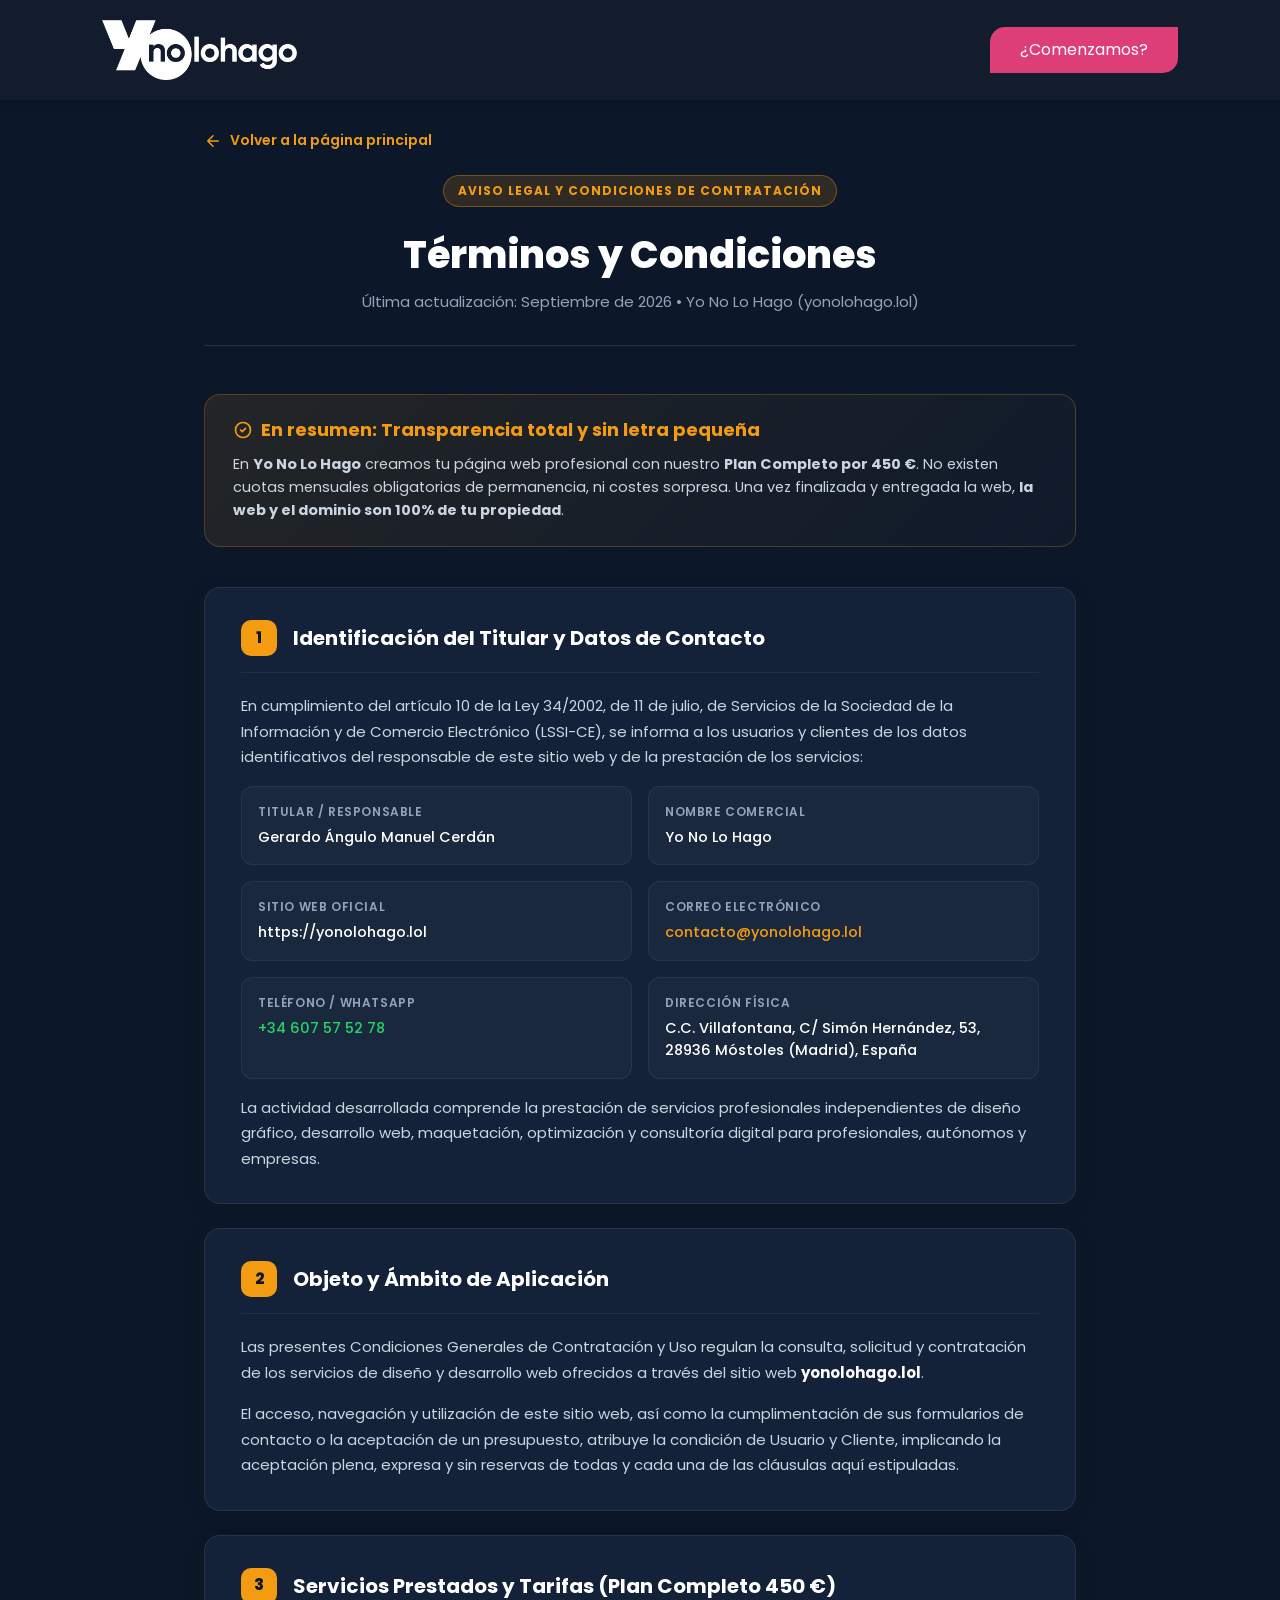
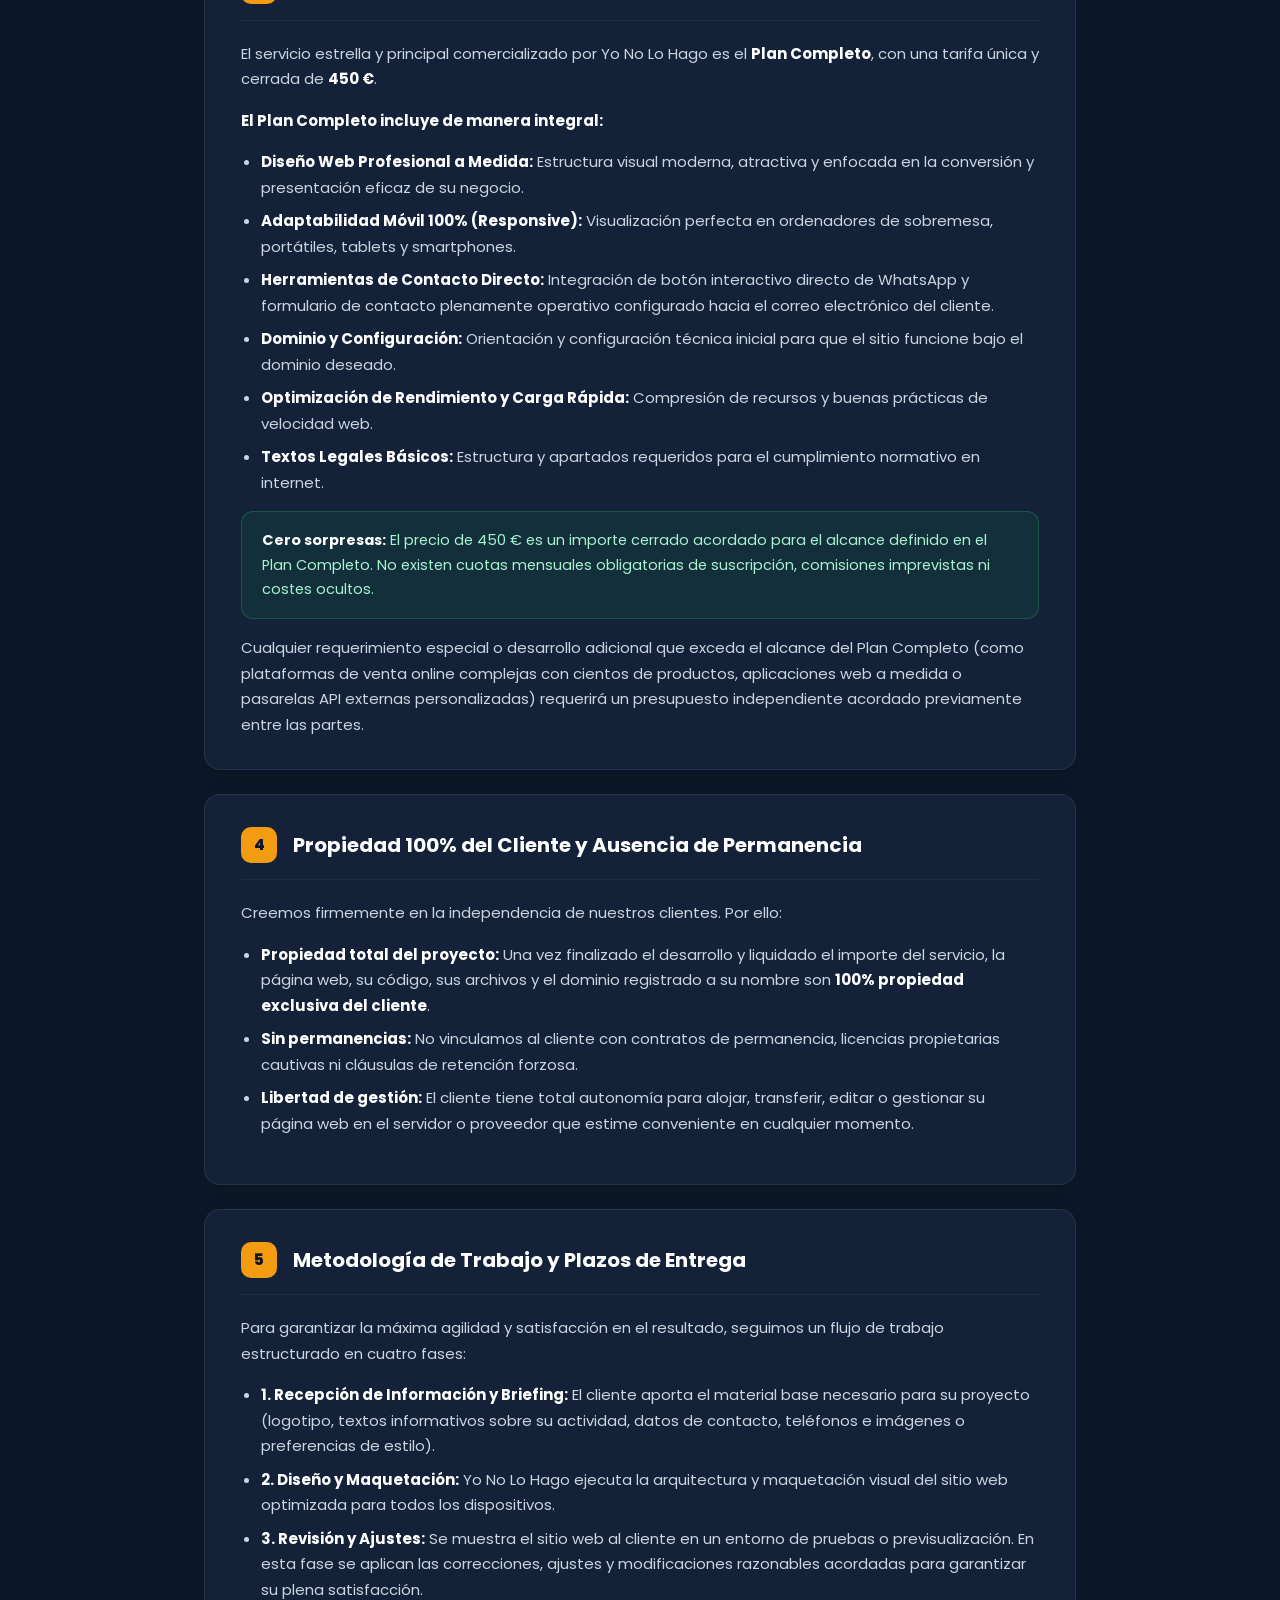
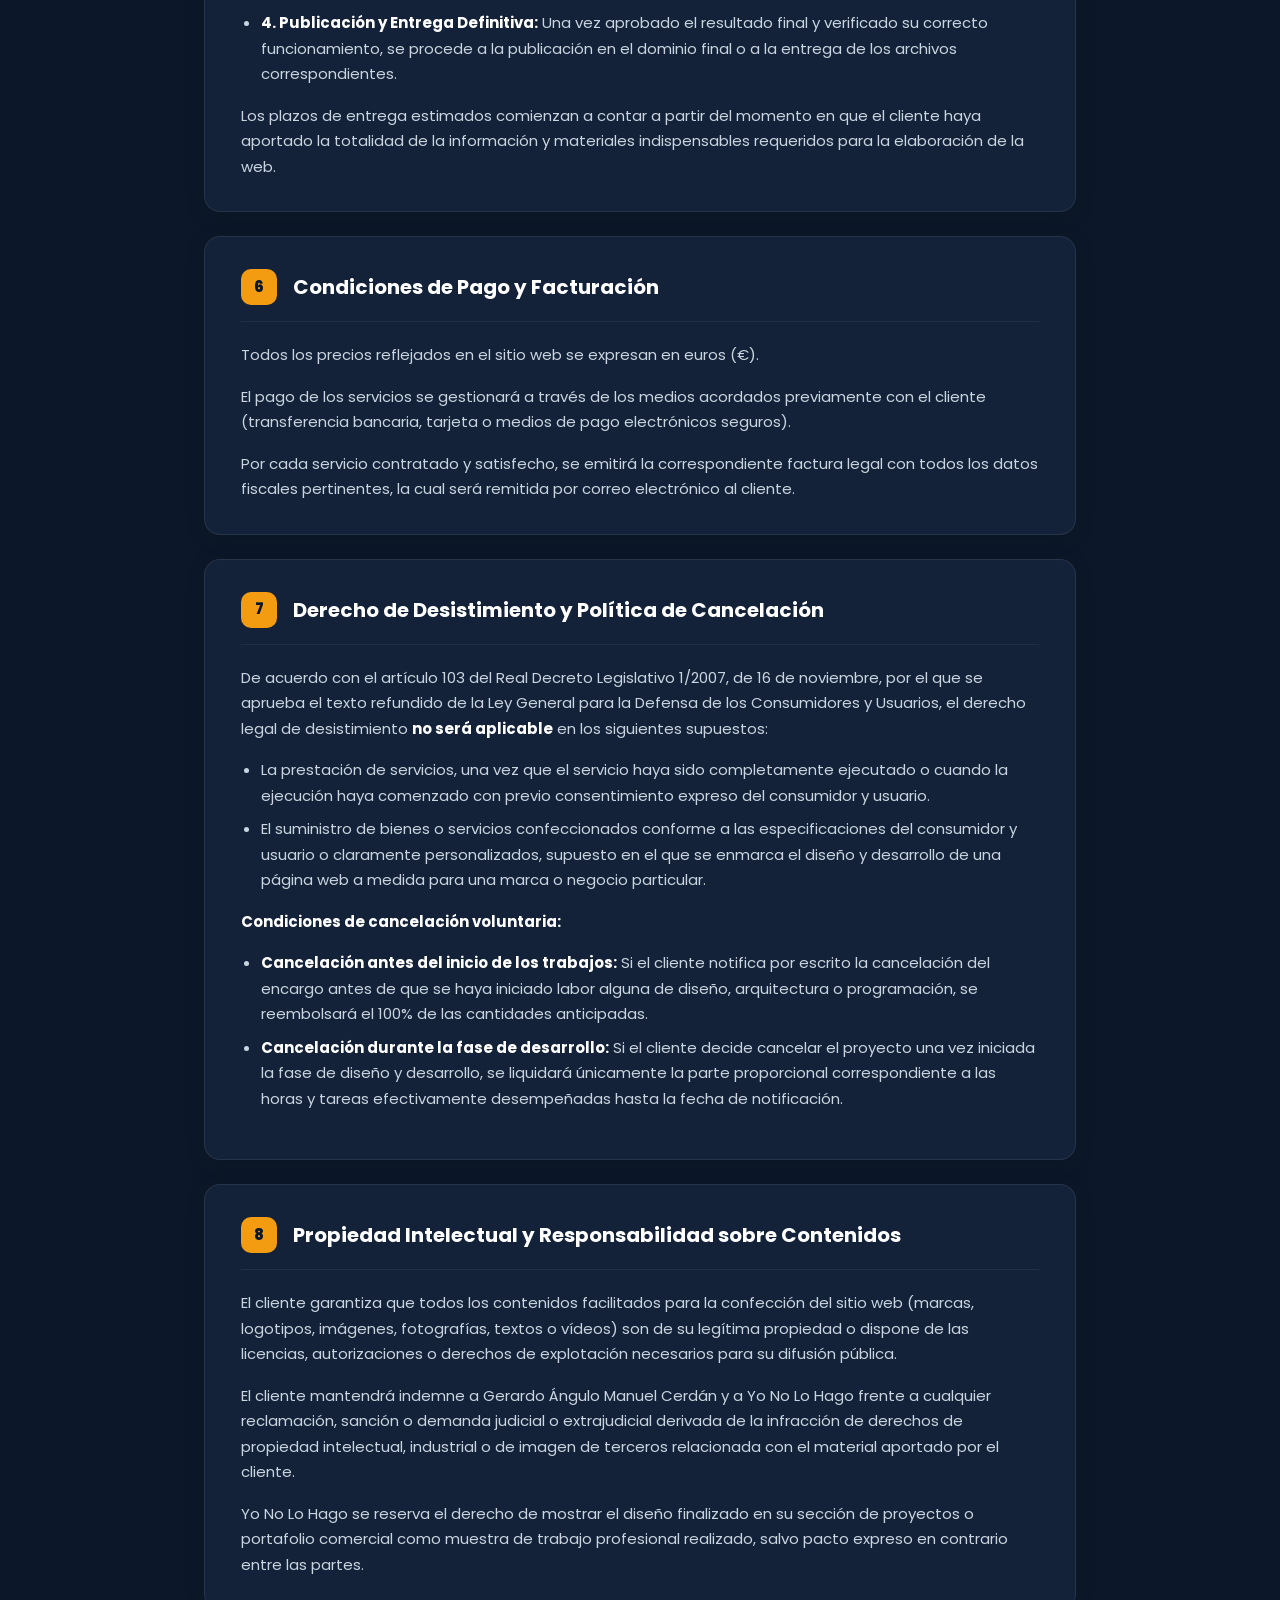
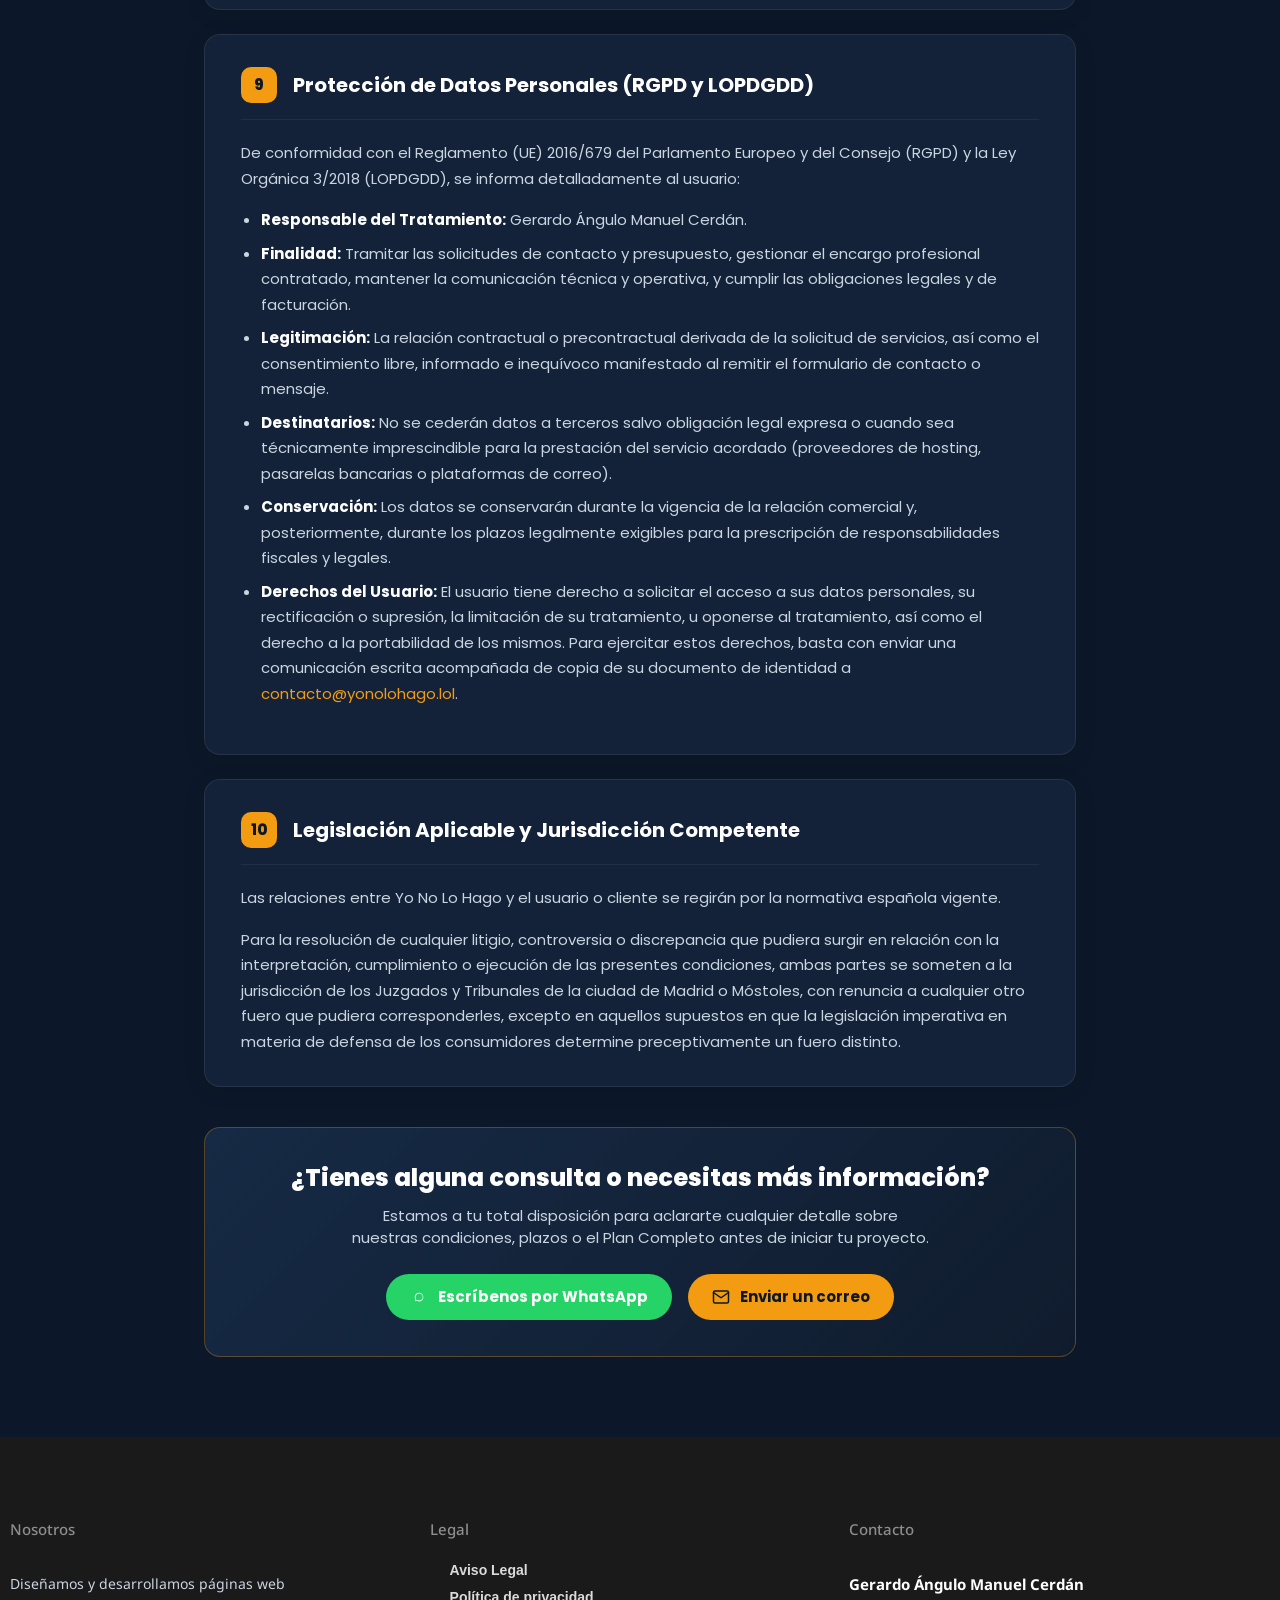
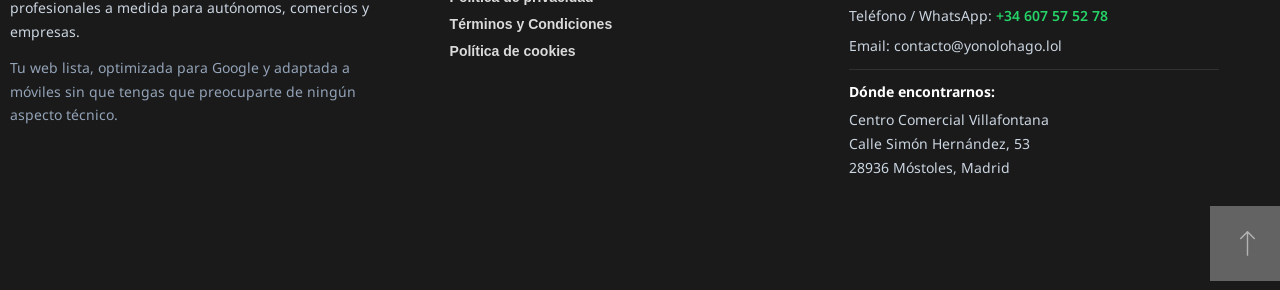
<file: terminos-y-condiciones.html>
<!DOCTYPE html>
<html lang="es">
<head>
<link href="https://fonts.googleapis.com/css2?family=Noto+Sans:ital,wght@0,300;0,400;0,500;0,600;0,700;1,400;1,600&amp;family=Poppins:ital,wght@0,300;0,400;0,500;0,600;0,700;0,800;1,400;1,600&amp;display=swap" rel="stylesheet"/>
<meta charset="utf-8"/>
<meta content="width=device-width, initial-scale=1" name="viewport"/>
<link href="https://gmpg.org/xfn/11" rel="profile"/>
<!-- Facebook Pixel Code --><!-- End Facebook Pixel Code -->
<meta content="index, follow, max-image-preview:large, max-snippet:-1, max-video-preview:-1" name="robots"/>
<!-- This site is optimized with the Yoast SEO plugin v28.1 - https://yoast.com/product/yoast-seo-wordpress/ -->
<title>Términos y Condiciones - Yo No Lo Hago</title>
<meta content="Términos y Condiciones de contratación y uso del servicio de diseño web profesional de Yo No Lo Hago. Plan Completo 450 €, sin cuotas ni permanencias." name="description"/>
<link href="https://yonolohago.lol/terminos-y-condiciones.html" rel="canonical"/>
<meta content="es_ES" property="og:locale"/>
<meta content="website" property="og:type"/>
<meta content="Términos y Condiciones - Yo No Lo Hago" property="og:title"/>
<meta content="Términos y Condiciones de contratación y uso de Yo No Lo Hago. Diseño y desarrollo web profesional sin cuotas sorpresa ni permanencias." property="og:description"/>
<meta content="https://yonolohago.es/" property="og:url"/>
<meta content="Yo No Lo Hago" property="og:site_name"/>
<meta content="2026-04-06T10:35:08+00:00" property="article:modified_time"/>
<meta content="https://yonolohago.es/wp-content/uploads/2024/03/logo-mini.webp" property="og:image"/>
<meta content="729" property="og:image:width"/>
<meta content="729" property="og:image:height"/>
<meta content="image/webp" property="og:image:type"/>
<meta content="summary_large_image" name="twitter:card"/>
<script class="yoast-schema-graph" type="application/ld+json">{"@context":"https:\/\/schema.org","@graph":[{"@type":"WebPage","@id":"https:\/\/yonolohago.es\/","url":"https:\/\/yonolohago.es\/","name":"Tu web profesional sin preocuparte de nada - Yo No Lo Hago","isPartOf":{"@id":"https:\/\/yonolohago.es\/#website"},"about":{"@id":"https:\/\/yonolohago.es\/#organization"},"primaryImageOfPage":{"@id":"https:\/\/yonolohago.es\/#primaryimage"},"image":{"@id":"https:\/\/yonolohago.es\/#primaryimage"},"thumbnailUrl":"https:\/\/yonolohago.es\/wp-content\/uploads\/2024\/03\/logo-mini.webp","datePublished":"2024-03-05T16:52:58+00:00","dateModified":"2026-04-06T10:35:08+00:00","description":"Tu web profesional sin preocuparte de nada y al mejor precio, nosotros nos encargamos de todo para que solo te preocupes del resultado.","breadcrumb":{"@id":"https:\/\/yonolohago.es\/#breadcrumb"},"inLanguage":"es","potentialAction":[{"@type":"ReadAction","target":["https:\/\/yonolohago.es\/"]}]},{"@type":"ImageObject","inLanguage":"es","@id":"https:\/\/yonolohago.es\/#primaryimage","url":"https:\/\/yonolohago.es\/wp-content\/uploads\/2024\/03\/logo-mini.webp","contentUrl":"https:\/\/yonolohago.es\/wp-content\/uploads\/2024\/03\/logo-mini.webp","width":729,"height":729},{"@type":"BreadcrumbList","@id":"https:\/\/yonolohago.es\/#breadcrumb","itemListElement":[{"@type":"ListItem","position":1,"name":"Portada"}]},{"@type":"WebSite","@id":"https:\/\/yonolohago.es\/#website","url":"https:\/\/yonolohago.es\/","name":"Yo No Lo Hago","description":"Tu web profesional sin preocuparte","publisher":{"@id":"https:\/\/yonolohago.es\/#organization"},"alternateName":"YoNO","potentialAction":[{"@type":"SearchAction","target":{"@type":"EntryPoint","urlTemplate":"https:\/\/yonolohago.es\/?s={search_term_string}"},"query-input":{"@type":"PropertyValueSpecification","valueRequired":true,"valueName":"search_term_string"}}],"inLanguage":"es"},{"@type":"Organization","@id":"https:\/\/yonolohago.es\/#organization","name":"Yo No Lo Hago","url":"https:\/\/yonolohago.es\/","logo":{"@type":"ImageObject","inLanguage":"es","@id":"https:\/\/yonolohago.es\/#\/schema\/logo\/image\/","url":"https:\/\/yonolohago.es\/wp-content\/uploads\/2024\/03\/Recurso-1@3x.webp","contentUrl":"https:\/\/yonolohago.es\/wp-content\/uploads\/2024\/03\/Recurso-1@3x.webp","width":760,"height":234,"caption":"Yo No Lo Hago"},"image":{"@id":"https:\/\/yonolohago.es\/#\/schema\/logo\/image\/"},"sameAs":["https:\/\/www.instagram.com\/yonolohago\/?hl=es"]}]}</script>
<!-- / Yoast SEO plugin. -->
<link href="//www.googletagmanager.com" rel="dns-prefetch"/>
<link href="https://yonolohago.es/feed/" rel="alternate" title="Yo No Lo Hago » Feed" type="application/rss+xml"/>
<link href="https://yonolohago.es/comments/feed/" rel="alternate" title="Yo No Lo Hago » Feed de los comentarios" type="application/rss+xml"/>
<link href="https://yonolohago.es/wp-json/oembed/1.0/embed?url=https%3A%2F%2Fyonolohago.es%2F" rel="alternate" title="oEmbed (JSON)" type="application/json+oembed"/>
<link href="https://yonolohago.es/wp-json/oembed/1.0/embed?url=https%3A%2F%2Fyonolohago.es%2F&amp;format=xml" rel="alternate" title="oEmbed (XML)" type="text/xml+oembed"/>
<!-- This site uses the Google Analytics by MonsterInsights plugin v11.3.0 - Using Analytics tracking - https://www.monsterinsights.com/ -->
<!-- / Google Analytics by MonsterInsights -->
<style id="wp-img-auto-sizes-contain-inline-css">
img:is([sizes=auto i],[sizes^="auto," i]){contain-intrinsic-size:3000px 1500px}
/*# sourceURL=wp-img-auto-sizes-contain-inline-css */
</style>
<style id="wp-emoji-styles-inline-css">

	img.wp-smiley, img.emoji {
		display: inline !important;
		border: none !important;
		box-shadow: none !important;
		height: 1em !important;
		width: 1em !important;
		margin: 0 0.07em !important;
		vertical-align: -0.1em !important;
		background: none !important;
		padding: 0 !important;
	}
/*# sourceURL=wp-emoji-styles-inline-css */
</style>
<style id="joinchat-button-style-inline-css">
.wp-block-joinchat-button{align-items:center;display:flex;flex-flow:row nowrap}.wp-block-joinchat-button.is-vertical{flex-direction:column}.wp-block-joinchat-button.is-vertical.is-content-justification-left{align-items:flex-start}.wp-block-joinchat-button.is-vertical.is-content-justification-center{align-items:center}.wp-block-joinchat-button.is-vertical.is-content-justification-right{align-items:flex-end}.wp-block-joinchat-button:not(.is-vertical).is-content-justification-left{justify-content:flex-start}.wp-block-joinchat-button:not(.is-vertical).is-content-justification-center{justify-content:center}.wp-block-joinchat-button:not(.is-vertical).is-content-justification-right{justify-content:flex-end}.wp-block-joinchat-button:not(.is-vertical).is-content-justification-space-between{justify-content:space-between}.wp-block-joinchat-button figure{align-items:center;display:flex;flex-direction:column;flex-shrink:0;margin:0;padding:0}.wp-block-joinchat-button figcaption{font:normal normal 400 .6em/2em var(--wp--preset--font-family--system-font,sans-serif);margin:0;padding:0}.wp-block-joinchat-button .joinchat-button__qr{background-color:#fff;box-sizing:content-box;display:block;height:200px;overflow:hidden;padding:10px;width:200px}.wp-block-joinchat-button .joinchat-button__qr canvas,.wp-block-joinchat-button .joinchat-button__qr img{display:block;margin:auto}.wp-block-joinchat-button .wp-block-buttons{flex:1 1 auto;margin:0;max-width:100%;min-width:0;width:100%}.wp-block-joinchat-button .wp-block-button.wp-block-button__width-25{min-width:25%;width:calc(25% - var(--wp--style--block-gap, .5em)*.75)}.wp-block-joinchat-button .wp-block-button.wp-block-button__width-50{min-width:50%;width:calc(50% - var(--wp--style--block-gap, .5em)*.5)}.wp-block-joinchat-button .wp-block-button.wp-block-button__width-75{min-width:75%;width:calc(75% - var(--wp--style--block-gap, .5em)*.25)}.wp-block-joinchat-button .wp-block-button.wp-block-button__width-100{min-width:100%;width:100%}.wp-block-joinchat-button .joinchat-button__link,.wp-block-joinchat-button .wp-block-button__link{align-items:center;display:inline-flex;flex-flow:row nowrap;justify-content:center;width:100%}.wp-block-joinchat-button .joinchat-button__link:before,.wp-block-joinchat-button .wp-block-button__link:before{background:transparent var(--joinchat-ico) no-repeat center;background-size:100%;content:"";display:block;height:1.5em;margin:-.75em .75em -.75em 0;width:1.5em}.wp-block-joinchat-button .joinchat-button__link{width:auto}.wp-block-joinchat-button:has(.joinchat-button__link){border:none!important;display:flex;flex-direction:column}@media (orientation:landscape)and (height >= 481px),(orientation:portrait)and (width >= 481px){.wp-block-joinchat-button.joinchat-button--qr-only .wp-block-buttons{display:none}}@media (orientation:landscape)and (height <= 480px),(width <= 480px){.wp-block-joinchat-button figure{display:none}}

/*# sourceURL=https://yonolohago.es/wp-content/plugins/creame-whatsapp-me/gutenberg/build/style-index.css */
</style>
<style id="global-styles-inline-css">
:root{--wp--preset--aspect-ratio--square: 1;--wp--preset--aspect-ratio--4-3: 4/3;--wp--preset--aspect-ratio--3-4: 3/4;--wp--preset--aspect-ratio--3-2: 3/2;--wp--preset--aspect-ratio--2-3: 2/3;--wp--preset--aspect-ratio--16-9: 16/9;--wp--preset--aspect-ratio--9-16: 9/16;--wp--preset--color--black: #000000;--wp--preset--color--cyan-bluish-gray: #abb8c3;--wp--preset--color--white: #ffffff;--wp--preset--color--pale-pink: #f78da7;--wp--preset--color--vivid-red: #cf2e2e;--wp--preset--color--luminous-vivid-orange: #ff6900;--wp--preset--color--luminous-vivid-amber: #fcb900;--wp--preset--color--light-green-cyan: #7bdcb5;--wp--preset--color--vivid-green-cyan: #00d084;--wp--preset--color--pale-cyan-blue: #8ed1fc;--wp--preset--color--vivid-cyan-blue: #0693e3;--wp--preset--color--vivid-purple: #9b51e0;--wp--preset--gradient--vivid-cyan-blue-to-vivid-purple: linear-gradient(135deg,rgb(6,147,227) 0%,rgb(155,81,224) 100%);--wp--preset--gradient--light-green-cyan-to-vivid-green-cyan: linear-gradient(135deg,rgb(122,220,180) 0%,rgb(0,208,130) 100%);--wp--preset--gradient--luminous-vivid-amber-to-luminous-vivid-orange: linear-gradient(135deg,rgb(252,185,0) 0%,rgb(255,105,0) 100%);--wp--preset--gradient--luminous-vivid-orange-to-vivid-red: linear-gradient(135deg,rgb(255,105,0) 0%,rgb(207,46,46) 100%);--wp--preset--gradient--very-light-gray-to-cyan-bluish-gray: linear-gradient(135deg,rgb(238,238,238) 0%,rgb(169,184,195) 100%);--wp--preset--gradient--cool-to-warm-spectrum: linear-gradient(135deg,rgb(74,234,220) 0%,rgb(151,120,209) 20%,rgb(207,42,186) 40%,rgb(238,44,130) 60%,rgb(251,105,98) 80%,rgb(254,248,76) 100%);--wp--preset--gradient--blush-light-purple: linear-gradient(135deg,rgb(255,206,236) 0%,rgb(152,150,240) 100%);--wp--preset--gradient--blush-bordeaux: linear-gradient(135deg,rgb(254,205,165) 0%,rgb(254,45,45) 50%,rgb(107,0,62) 100%);--wp--preset--gradient--luminous-dusk: linear-gradient(135deg,rgb(255,203,112) 0%,rgb(199,81,192) 50%,rgb(65,88,208) 100%);--wp--preset--gradient--pale-ocean: linear-gradient(135deg,rgb(255,245,203) 0%,rgb(182,227,212) 50%,rgb(51,167,181) 100%);--wp--preset--gradient--electric-grass: linear-gradient(135deg,rgb(202,248,128) 0%,rgb(113,206,126) 100%);--wp--preset--gradient--midnight: linear-gradient(135deg,rgb(2,3,129) 0%,rgb(40,116,252) 100%);--wp--preset--font-size--small: 13px;--wp--preset--font-size--medium: 20px;--wp--preset--font-size--large: 36px;--wp--preset--font-size--x-large: 42px;--wp--preset--spacing--20: 0.44rem;--wp--preset--spacing--30: 0.67rem;--wp--preset--spacing--40: 1rem;--wp--preset--spacing--50: 1.5rem;--wp--preset--spacing--60: 2.25rem;--wp--preset--spacing--70: 3.38rem;--wp--preset--spacing--80: 5.06rem;--wp--preset--shadow--natural: 6px 6px 9px rgba(0, 0, 0, 0.2);--wp--preset--shadow--deep: 12px 12px 50px rgba(0, 0, 0, 0.4);--wp--preset--shadow--sharp: 6px 6px 0px rgba(0, 0, 0, 0.2);--wp--preset--shadow--outlined: 6px 6px 0px -3px rgb(255, 255, 255), 6px 6px rgb(0, 0, 0);--wp--preset--shadow--crisp: 6px 6px 0px rgb(0, 0, 0);}.wp-block-button{--wp--preset--dimension--25: 25%;--wp--preset--dimension--50: 50%;--wp--preset--dimension--75: 75%;--wp--preset--dimension--100: 100%;}:root { --wp--style--global--content-size: 800px;--wp--style--global--wide-size: 1200px; }:where(body) { margin: 0; }.wp-site-blocks > .alignleft { float: left; margin-right: 2em; }.wp-site-blocks > .alignright { float: right; margin-left: 2em; }.wp-site-blocks > .aligncenter { justify-content: center; margin-left: auto; margin-right: auto; }:where(.wp-site-blocks) > * { margin-block-start: 24px; margin-block-end: 0; }:where(.wp-site-blocks) > :first-child { margin-block-start: 0; }:where(.wp-site-blocks) > :last-child { margin-block-end: 0; }:root { --wp--style--block-gap: 24px; }:root :where(.is-layout-flow) > :first-child{margin-block-start: 0;}:root :where(.is-layout-flow) > :last-child{margin-block-end: 0;}:root :where(.is-layout-flow) > *{margin-block-start: 24px;margin-block-end: 0;}:root :where(.is-layout-constrained) > :first-child{margin-block-start: 0;}:root :where(.is-layout-constrained) > :last-child{margin-block-end: 0;}:root :where(.is-layout-constrained) > *{margin-block-start: 24px;margin-block-end: 0;}:root :where(.is-layout-flex){gap: 24px;}:root :where(.is-layout-grid){gap: 24px;}.is-layout-flow > .alignleft{float: left;margin-inline-start: 0;margin-inline-end: 2em;}.is-layout-flow > .alignright{float: right;margin-inline-start: 2em;margin-inline-end: 0;}.is-layout-flow > .aligncenter{margin-left: auto !important;margin-right: auto !important;}.is-layout-constrained > .alignleft{float: left;margin-inline-start: 0;margin-inline-end: 2em;}.is-layout-constrained > .alignright{float: right;margin-inline-start: 2em;margin-inline-end: 0;}.is-layout-constrained > .aligncenter{margin-left: auto !important;margin-right: auto !important;}.is-layout-constrained > :where(:not(.alignleft):not(.alignright):not(.alignfull)){max-width: var(--wp--style--global--content-size);margin-left: auto !important;margin-right: auto !important;}.is-layout-constrained > .alignwide{max-width: var(--wp--style--global--wide-size);}body .is-layout-flex{display: flex;}.is-layout-flex{flex-wrap: wrap;align-items: center;}.is-layout-flex > :is(*, div){margin: 0;}body .is-layout-grid{display: grid;}.is-layout-grid > :is(*, div){margin: 0;}body{padding-top: 0px;padding-right: 0px;padding-bottom: 0px;padding-left: 0px;}:root :where(.wp-element-button, .wp-block-button__link){background-color: #32373c;border-width: 0;color: #fff;font-family: inherit;font-size: inherit;font-style: inherit;font-weight: inherit;letter-spacing: inherit;line-height: inherit;padding-top: calc(0.667em + 2px);padding-right: calc(1.333em + 2px);padding-bottom: calc(0.667em + 2px);padding-left: calc(1.333em + 2px);text-decoration: none;text-transform: inherit;}.has-black-color{color: var(--wp--preset--color--black) !important;}.has-cyan-bluish-gray-color{color: var(--wp--preset--color--cyan-bluish-gray) !important;}.has-white-color{color: var(--wp--preset--color--white) !important;}.has-pale-pink-color{color: var(--wp--preset--color--pale-pink) !important;}.has-vivid-red-color{color: var(--wp--preset--color--vivid-red) !important;}.has-luminous-vivid-orange-color{color: var(--wp--preset--color--luminous-vivid-orange) !important;}.has-luminous-vivid-amber-color{color: var(--wp--preset--color--luminous-vivid-amber) !important;}.has-light-green-cyan-color{color: var(--wp--preset--color--light-green-cyan) !important;}.has-vivid-green-cyan-color{color: var(--wp--preset--color--vivid-green-cyan) !important;}.has-pale-cyan-blue-color{color: var(--wp--preset--color--pale-cyan-blue) !important;}.has-vivid-cyan-blue-color{color: var(--wp--preset--color--vivid-cyan-blue) !important;}.has-vivid-purple-color{color: var(--wp--preset--color--vivid-purple) !important;}.has-black-background-color{background-color: var(--wp--preset--color--black) !important;}.has-cyan-bluish-gray-background-color{background-color: var(--wp--preset--color--cyan-bluish-gray) !important;}.has-white-background-color{background-color: var(--wp--preset--color--white) !important;}.has-pale-pink-background-color{background-color: var(--wp--preset--color--pale-pink) !important;}.has-vivid-red-background-color{background-color: var(--wp--preset--color--vivid-red) !important;}.has-luminous-vivid-orange-background-color{background-color: var(--wp--preset--color--luminous-vivid-orange) !important;}.has-luminous-vivid-amber-background-color{background-color: var(--wp--preset--color--luminous-vivid-amber) !important;}.has-light-green-cyan-background-color{background-color: var(--wp--preset--color--light-green-cyan) !important;}.has-vivid-green-cyan-background-color{background-color: var(--wp--preset--color--vivid-green-cyan) !important;}.has-pale-cyan-blue-background-color{background-color: var(--wp--preset--color--pale-cyan-blue) !important;}.has-vivid-cyan-blue-background-color{background-color: var(--wp--preset--color--vivid-cyan-blue) !important;}.has-vivid-purple-background-color{background-color: var(--wp--preset--color--vivid-purple) !important;}.has-black-border-color{border-color: var(--wp--preset--color--black) !important;}.has-cyan-bluish-gray-border-color{border-color: var(--wp--preset--color--cyan-bluish-gray) !important;}.has-white-border-color{border-color: var(--wp--preset--color--white) !important;}.has-pale-pink-border-color{border-color: var(--wp--preset--color--pale-pink) !important;}.has-vivid-red-border-color{border-color: var(--wp--preset--color--vivid-red) !important;}.has-luminous-vivid-orange-border-color{border-color: var(--wp--preset--color--luminous-vivid-orange) !important;}.has-luminous-vivid-amber-border-color{border-color: var(--wp--preset--color--luminous-vivid-amber) !important;}.has-light-green-cyan-border-color{border-color: var(--wp--preset--color--light-green-cyan) !important;}.has-vivid-green-cyan-border-color{border-color: var(--wp--preset--color--vivid-green-cyan) !important;}.has-pale-cyan-blue-border-color{border-color: var(--wp--preset--color--pale-cyan-blue) !important;}.has-vivid-cyan-blue-border-color{border-color: var(--wp--preset--color--vivid-cyan-blue) !important;}.has-vivid-purple-border-color{border-color: var(--wp--preset--color--vivid-purple) !important;}.has-vivid-cyan-blue-to-vivid-purple-gradient-background{background: var(--wp--preset--gradient--vivid-cyan-blue-to-vivid-purple) !important;}.has-light-green-cyan-to-vivid-green-cyan-gradient-background{background: var(--wp--preset--gradient--light-green-cyan-to-vivid-green-cyan) !important;}.has-luminous-vivid-amber-to-luminous-vivid-orange-gradient-background{background: var(--wp--preset--gradient--luminous-vivid-amber-to-luminous-vivid-orange) !important;}.has-luminous-vivid-orange-to-vivid-red-gradient-background{background: var(--wp--preset--gradient--luminous-vivid-orange-to-vivid-red) !important;}.has-very-light-gray-to-cyan-bluish-gray-gradient-background{background: var(--wp--preset--gradient--very-light-gray-to-cyan-bluish-gray) !important;}.has-cool-to-warm-spectrum-gradient-background{background: var(--wp--preset--gradient--cool-to-warm-spectrum) !important;}.has-blush-light-purple-gradient-background{background: var(--wp--preset--gradient--blush-light-purple) !important;}.has-blush-bordeaux-gradient-background{background: var(--wp--preset--gradient--blush-bordeaux) !important;}.has-luminous-dusk-gradient-background{background: var(--wp--preset--gradient--luminous-dusk) !important;}.has-pale-ocean-gradient-background{background: var(--wp--preset--gradient--pale-ocean) !important;}.has-electric-grass-gradient-background{background: var(--wp--preset--gradient--electric-grass) !important;}.has-midnight-gradient-background{background: var(--wp--preset--gradient--midnight) !important;}.has-small-font-size{font-size: var(--wp--preset--font-size--small) !important;}.has-medium-font-size{font-size: var(--wp--preset--font-size--medium) !important;}.has-large-font-size{font-size: var(--wp--preset--font-size--large) !important;}.has-x-large-font-size{font-size: var(--wp--preset--font-size--x-large) !important;}
:root :where(.wp-block-icon svg){width: 24px;}
:root :where(.wp-block-pullquote){font-size: 1.5em;line-height: 1.6;}
/*# sourceURL=global-styles-inline-css */
</style>
<link href="assets/css/1_elementor-reset.css" id="hello-elementor-css" media="all" rel="stylesheet"/>
<link href="assets/css/2_elementor-theme.css" id="hello-elementor-theme-style-css" media="all" rel="stylesheet"/>
<link href="assets/css/3_elementor-header-footer.css" id="hello-elementor-header-footer-css" media="all" rel="stylesheet"/>
<link href="assets/css/4_elementor-frontend.min.css" id="elementor-frontend-css" media="all" rel="stylesheet"/>
<link href="assets/css/5_elementor-post-6.css" id="elementor-post-6-css" media="all" rel="stylesheet"/>
<link href="assets/css/6_elementor-widget-image.min.css" id="widget-image-css" media="all" rel="stylesheet"/>
<link href="assets/css/7_elementor-pro-widget-nav-menu.min.css" id="widget-nav-menu-css" media="all" rel="stylesheet"/>
<link href="assets/css/8_elementor-e-animation-grow.min.css" id="e-animation-grow-css" media="all" rel="stylesheet">
<link href="assets/css/9_elementor-pro-sticky.min.css" id="e-sticky-css" media="all" rel="stylesheet"/>
<link href="assets/css/10_elementor-widget-heading.min.css" id="widget-heading-css" media="all" rel="stylesheet"/>
<link href="assets/css/11_elementor-pro-widget-call-to-action.min.css" id="widget-call-to-action-css" media="all" rel="stylesheet"/>
<link href="assets/css/12_elementor-pro-transitions.min.css" id="e-transitions-css" media="all" rel="stylesheet"/>
<link href="assets/css/13_elementor-shapes.min.css" id="e-shapes-css" media="all" rel="stylesheet"/>
<link href="assets/css/14_elementor-pro-motion-fx.min.css" id="e-motion-fx-css" media="all" rel="stylesheet"/>
<link href="assets/css/15_elementor-widget-icon-box.min.css" id="widget-icon-box-css" media="all" rel="stylesheet"/>
<link href="assets/css/16_elementor-pro-ribbon.min.css" id="e-ribbon-css" media="all" rel="stylesheet"/>
<link href="assets/css/17_elementor-fadeInLeft.min.css" id="e-animation-fadeInLeft-css" media="all" rel="stylesheet"/>
<link href="assets/css/18_elementor-pro-widget-price-table.min.css" id="widget-price-table-css" media="all" rel="stylesheet"/>
<link href="assets/css/19_elementor-fadeInRight.min.css" id="e-animation-fadeInRight-css" media="all" rel="stylesheet"/>
<link href="assets/css/20_elementor-widget-image-box.min.css" id="widget-image-box-css" media="all" rel="stylesheet"/>
<link href="assets/css/21_elementor-widget-icon-list.min.css" id="widget-icon-list-css" media="all" rel="stylesheet"/>
<link href="assets/css/22_elementor-widget-toggle.min.css" id="widget-toggle-css" media="all" rel="stylesheet"/>
<link href="assets/css/23_elementor-pro-widget-form.min.css" id="widget-form-css" media="all" rel="stylesheet"/>
<link href="assets/css/24_elementor-post-10.css" id="elementor-post-10-css" media="all" rel="stylesheet"/>
<link href="assets/css/25_elementor-post-135.css" id="elementor-post-135-css" media="all" rel="stylesheet"/>
<link href="assets/css/26_elementor-post-170.css" id="elementor-post-170-css" media="all" rel="stylesheet"/>
<script id="jquery-core-js" src="assets/js/0_jquery.min.js"></script>
<script id="jquery-migrate-js" src="assets/js/1_jquery-migrate.min.js"></script>
<!-- Fragmento de código de la etiqueta de Google (gtag.js) añadida por Site Kit -->
<!-- Fragmento de código de Google Analytics añadido por Site Kit -->
<link href="https://yonolohago.es/wp-json/" rel="https://api.w.org/"/><link href="https://yonolohago.es/wp-json/wp/v2/pages/10" rel="alternate" title="JSON" type="application/json"/><link href="https://yonolohago.es/xmlrpc.php?rsd" rel="EditURI" title="RSD" type="application/rsd+xml"/>
<meta content="WordPress 7.1.2" name="generator"/>
<link href="https://yonolohago.es/" rel="shortlink"/>
<meta content="Site Kit by Google 1.184.0" name="generator"/><meta content="Elementor 4.2.1; features: e_font_icon_svg, additional_custom_breakpoints; settings: css_print_method-external, google_font-enabled, font_display-swap" name="generator"/>
<style>
				.e-con.e-parent:nth-of-type(n+4):not(.e-lazyloaded):not(.e-no-lazyload),
				.e-con.e-parent:nth-of-type(n+4):not(.e-lazyloaded):not(.e-no-lazyload) * {
					background-image: none !important;
				}
				@media screen and (max-height: 1024px) {
					.e-con.e-parent:nth-of-type(n+3):not(.e-lazyloaded):not(.e-no-lazyload),
					.e-con.e-parent:nth-of-type(n+3):not(.e-lazyloaded):not(.e-no-lazyload) * {
						background-image: none !important;
					}
				}
				@media screen and (max-height: 640px) {
					.e-con.e-parent:nth-of-type(n+2):not(.e-lazyloaded):not(.e-no-lazyload),
					.e-con.e-parent:nth-of-type(n+2):not(.e-lazyloaded):not(.e-no-lazyload) * {
						background-image: none !important;
					}
				}
			</style>
<link href="assets/images/cropped-favicon-32x32.webp" rel="icon" sizes="32x32"/>
<link href="assets/images/cropped-favicon-192x192.webp" rel="icon" sizes="192x192"/>
<link href="assets/images/cropped-favicon-180x180.webp" rel="apple-touch-icon"/>
<meta content="https://yonolohago.es/wp-content/uploads/2024/03/cropped-favicon-270x270.webp" name="msapplication-TileImage"/>
</link>
<style id="ynlh-showcase-styles">
.ynlh-showcase-section {
    padding: 70px 20px 80px;
    background: linear-gradient(180deg, #f8fafc 0%, #ffffff 100%);
    position: relative;
    z-index: 2;
    font-family: 'Poppins', -apple-system, BlinkMacSystemFont, sans-serif;
}
.ynlh-showcase-container {
    max-width: 1200px;
    margin: 0 auto;
    text-align: center;
}
.ynlh-showcase-badge {
    display: inline-block;
    background: rgba(243, 156, 18, 0.12);
    color: #d68100;
    padding: 6px 18px;
    border-radius: 50px;
    font-size: 13px;
    font-weight: 700;
    letter-spacing: 1px;
    text-transform: uppercase;
    margin-bottom: 16px;
    border: 1px solid rgba(243, 156, 18, 0.25);
}
.ynlh-showcase-title {
    font-size: 38px;
    font-weight: 800;
    color: #1a202c;
    margin-bottom: 14px;
    line-height: 1.25;
}
.ynlh-showcase-subtitle {
    font-size: 17px;
    color: #64748b;
    max-width: 720px;
    margin: 0 auto 50px;
    line-height: 1.6;
    font-family: 'Noto Sans', sans-serif;
}
.ynlh-projects-grid {
    display: grid;
    grid-template-columns: repeat(3, 1fr);
    gap: 32px;
    text-align: left;
    margin-bottom: 45px;
}
@media (max-width: 992px) {
    .ynlh-projects-grid {
        grid-template-columns: repeat(2, 1fr);
        gap: 24px;
    }
    .ynlh-showcase-title {
        font-size: 30px;
    }
}
@media (max-width: 600px) {
    .ynlh-projects-grid {
        grid-template-columns: 1fr;
        gap: 20px;
    }
    .ynlh-showcase-title {
        font-size: 26px;
    }
    .ynlh-showcase-section {
        padding: 50px 15px 60px;
    }
}
.ynlh-project-card {
    background: #ffffff;
    border-radius: 14px;
    overflow: hidden;
    box-shadow: 0 10px 30px rgba(0, 0, 0, 0.07);
    border: 1px solid #e9edf2;
    transition: all 0.35s cubic-bezier(0.165, 0.84, 0.44, 1);
    display: flex;
    flex-direction: column;
}
.ynlh-project-card:hover {
    transform: translateY(-8px);
    box-shadow: 0 20px 40px rgba(0, 0, 0, 0.13);
    border-color: #cbd5e1;
}
.ynlh-browser-mockup {
    background: #f1f5f9;
    padding: 9px 14px;
    display: flex;
    align-items: center;
    border-bottom: 1px solid #e2e8f0;
}
.ynlh-browser-dots {
    display: flex;
    gap: 5px;
    margin-right: 12px;
}
.ynlh-browser-dots .dot {
    width: 9px;
    height: 9px;
    border-radius: 50%;
    display: inline-block;
}
.dot-red { background: #ef4444; }
.dot-yellow { background: #f59e0b; }
.dot-green { background: #10b981; }
.ynlh-browser-url {
    font-size: 11px;
    color: #64748b;
    background: #ffffff;
    padding: 2px 10px;
    border-radius: 4px;
    font-family: monospace;
    white-space: nowrap;
    overflow: hidden;
    text-overflow: ellipsis;
    max-width: 180px;
    border: 1px solid #e2e8f0;
}
.ynlh-card-img-wrapper {
    position: relative;
    overflow: hidden;
    background: #edf2f7;
    height: 220px;
}
.ynlh-card-img {
    width: 100%;
    height: 100%;
    object-fit: cover;
    object-position: top center;
    display: block;
    transition: transform 0.5s ease;
}
.ynlh-project-card:hover .ynlh-card-img {
    transform: scale(1.05);
}
.ynlh-card-overlay {
    position: absolute;
    top: 0;
    left: 0;
    width: 100%;
    height: 100%;
    background: rgba(15, 23, 42, 0.65);
    display: flex;
    align-items: center;
    justify-content: center;
    opacity: 0;
    transition: opacity 0.3s ease;
    backdrop-filter: blur(2px);
}
.ynlh-project-card:hover .ynlh-card-overlay {
    opacity: 1;
}
.ynlh-btn-preview {
    background: #ffffff;
    color: #0f172a !important;
    padding: 10px 20px;
    border-radius: 50px;
    font-size: 13px;
    font-weight: 700;
    text-decoration: none !important;
    display: inline-flex;
    align-items: center;
    box-shadow: 0 4px 15px rgba(0,0,0,0.2);
    transition: transform 0.2s ease, background 0.2s;
}
.ynlh-btn-preview:hover {
    background: #f8fafc;
    transform: scale(1.06);
}
.ynlh-card-info {
    padding: 18px 20px;
    background: #ffffff;
    flex-grow: 1;
    display: flex;
    flex-direction: column;
    justify-content: center;
}
.ynlh-card-header {
    display: flex;
    justify-content: space-between;
    align-items: center;
    margin-bottom: 4px;
}
.ynlh-card-title {
    font-size: 16px;
    font-weight: 700;
    color: #1e293b;
    margin: 0;
}
.ynlh-card-tag {
    font-size: 11px;
    font-weight: 600;
    color: #0284c7;
    background: #e0f2fe;
    padding: 3px 8px;
    border-radius: 4px;
}
.ynlh-card-category {
    font-size: 13px;
    color: #64748b;
    margin: 0;
    font-family: 'Noto Sans', sans-serif;
}
.ynlh-project-hidden {
    display: none !important;
}
.ynlh-showcase-actions {
    display: flex;
    justify-content: center;
    align-items: center;
    gap: 16px;
    flex-wrap: wrap;
    margin-top: 10px;
}
.ynlh-btn-primary {
    background: #f39c12;
    color: #ffffff !important;
    padding: 14px 28px;
    border-radius: 8px;
    font-size: 15px;
    font-weight: 700;
    text-decoration: none !important;
    display: inline-flex;
    align-items: center;
    transition: all 0.25s ease;
    box-shadow: 0 6px 20px rgba(243, 156, 18, 0.35);
}
.ynlh-btn-primary:hover {
    background: #d68100;
    transform: translateY(-2px);
    box-shadow: 0 8px 25px rgba(243, 156, 18, 0.45);
}
.ynlh-btn-secondary {
    background: #ffffff;
    color: #1e293b;
    border: 1.5px solid #cbd5e1;
    padding: 13px 26px;
    border-radius: 8px;
    font-size: 15px;
    font-weight: 600;
    cursor: pointer;
    display: inline-flex;
    align-items: center;
    transition: all 0.25s ease;
}
.ynlh-btn-secondary:hover {
    background: #f8fafc;
    border-color: #94a3b8;
    color: #0f172a;
}
</style>
<style id="ynlh-header-solid-fix">
/* Garantizar que el header sea siempre sólido, opaco y con el mismo color sin volverse transparente al bajar */
header.elementor-location-header,
.c-header,
.elementor-element.elementor-element-400b4e04 {
    background-color: #121c2d !important;
    background-image: none !important;
    opacity: 1 !important;
    box-shadow: 0 2px 10px rgba(0, 0, 0, 0.2) !important;
    transition: box-shadow 0.3s ease !important;
    z-index: 99999 !important;
}

/* Eliminar el pseudo-elemento ::before translúcido que causaba la transparencia */
header.elementor-location-header::before,
.c-header::before,
.elementor-element-400b4e04::before,
.elementor-135 .elementor-element.elementor-element-400b4e04::before,
.elementor-element-400b4e04.is-scroll::before,
.c-header.is-scroll::before {
    display: none !important;
    opacity: 0 !important;
    content: none !important;
    background: none !important;
}

/* Al hacer scroll: mantener exactamente el mismo color sólido y aplicar sombra para destacar */
.c-header.is-scroll,
.elementor-element-400b4e04.is-scroll {
    background-color: #121c2d !important;
    box-shadow: 0 4px 25px rgba(0, 0, 0, 0.45) !important;
}

/* Mantener el logo blanco nítido y legible en todo momento */
.c-header .c-header__img-white,
.c-header.is-scroll .c-header__img-white {
    display: block !important;
}

.c-header .c-header__img-color,
.c-header.is-scroll .c-header__img-color {
    display: none !important;
}
</style>
<style id="ynlh-faq-interactive-fix">
/* Estilos interactivos y modernos para las Preguntas Frecuentes */
.elementor-toggle {
    max-width: 900px;
    margin: 0 auto;
}

.elementor-toggle-item {
    border-bottom: 1px solid rgba(255, 255, 255, 0.1) !important;
    margin-bottom: 12px !important;
    border-radius: 8px !important;
    overflow: hidden !important;
    background: rgba(255, 255, 255, 0.03) !important;
    border: 1px solid rgba(255, 255, 255, 0.08) !important;
    transition: all 0.3s cubic-bezier(0.4, 0, 0.2, 1) !important;
}

.elementor-toggle-item:hover {
    background: rgba(255, 255, 255, 0.06) !important;
    border-color: rgba(243, 156, 18, 0.3) !important;
}

.elementor-toggle-item.is-open {
    background: rgba(255, 255, 255, 0.07) !important;
    border-color: #f39c12 !important;
    box-shadow: 0 4px 20px rgba(0, 0, 0, 0.2) !important;
}

.elementor-tab-title {
    cursor: pointer !important;
    padding: 18px 24px !important;
    display: flex !important;
    align-items: center !important;
    gap: 14px !important;
    user-select: none !important;
    position: relative !important;
}

.elementor-tab-title a {
    cursor: pointer !important;
    pointer-events: none !important;
    text-decoration: none !important;
    font-size: 18px !important;
    font-weight: 600 !important;
    color: #f8fafc !important;
    flex-grow: 1 !important;
    line-height: 1.4 !important;
    transition: color 0.25s ease !important;
}

.elementor-toggle-item.is-open .elementor-tab-title a {
    color: #f39c12 !important;
}

.elementor-tab-title .c-highlight {
    color: #f39c12 !important;
}

.elementor-toggle-icon {
    display: flex !important;
    align-items: center !important;
    justify-content: center !important;
    width: 28px !important;
    height: 28px !important;
    border-radius: 50% !important;
    background: rgba(243, 156, 18, 0.15) !important;
    flex-shrink: 0 !important;
    pointer-events: none !important;
    transition: all 0.3s ease !important;
}

.elementor-toggle-icon svg {
    width: 14px !important;
    height: 14px !important;
    fill: #f39c12 !important;
    transition: transform 0.3s ease !important;
}

.elementor-toggle-item.is-open .elementor-toggle-icon {
    background: #f39c12 !important;
}

.elementor-toggle-item.is-open .elementor-toggle-icon svg {
    fill: #ffffff !important;
    transform: rotate(90deg) !important;
}

.elementor-toggle-icon-closed {
    display: flex !important;
}
.elementor-toggle-icon-opened {
    display: none !important;
}

.elementor-tab-content {
    display: none !important;
    padding: 0 24px 22px 66px !important;
    color: #cbd5e1 !important;
    font-size: 16px !important;
    line-height: 1.75 !important;
    background: transparent !important;
}

.elementor-tab-content p {
    margin: 0 !important;
    color: #cbd5e1 !important;
}

.elementor-tab-content strong {
    color: #ffffff !important;
}

.elementor-toggle-item.is-open .elementor-tab-content {
    display: block !important;
    animation: ynlhFadeIn 0.3s ease forwards !important;
}

@keyframes ynlhFadeIn {
    from {
        opacity: 0;
        transform: translateY(-8px);
    }
    to {
        opacity: 1;
        transform: translateY(0);
    }
}
</style>
<style id="ynlh-form-fix-css">
    .elementor-message-danger,
    .elementor-message.elementor-message-danger {
        display: none !important;
        visibility: hidden !important;
        opacity: 0 !important;
    }
    .ynlh-form-success {
        padding: 18px 24px;
        margin-top: 20px;
        background: #1e3a2f;
        color: #4ade80;
        border: 1px solid #166534;
        border-radius: 8px;
        font-weight: 600;
        font-size: 15px;
        text-align: center;
        line-height: 1.5;
        box-shadow: 0 4px 15px rgba(0, 0, 0, 0.2);
        animation: ynlhFadeIn 0.3s ease forwards;
    }
    </style>


<style>
/* Legal Page Styling */
.legal-page-container {
    padding-top: 130px;
    padding-bottom: 80px;
    background: #0c1829;
    min-height: 100vh;
    color: #e2e8f0;
    font-family: 'Poppins', 'Noto Sans', sans-serif;
}
.legal-wrapper {
    max-width: 920px;
    margin: 0 auto;
    padding: 0 24px;
}
.legal-back-link {
    display: inline-flex;
    align-items: center;
    gap: 8px;
    color: #f39c12;
    font-size: 14px;
    font-weight: 600;
    text-decoration: none;
    margin-bottom: 24px;
    transition: all 0.2s ease;
}
.legal-back-link:hover {
    color: #ffb703;
    transform: translateX(-4px);
}
.legal-header {
    text-align: center;
    margin-bottom: 48px;
    padding-bottom: 32px;
    border-bottom: 1px solid rgba(255, 255, 255, 0.1);
}
.legal-badge {
    display: inline-block;
    padding: 6px 14px;
    background: rgba(243, 156, 18, 0.15);
    border: 1px solid rgba(243, 156, 18, 0.35);
    border-radius: 9999px;
    color: #f39c12;
    font-size: 12px;
    font-weight: 700;
    letter-spacing: 0.08em;
    text-transform: uppercase;
    margin-bottom: 16px;
}
.legal-title {
    font-size: 38px;
    font-weight: 800;
    color: #ffffff;
    line-height: 1.25;
    margin-bottom: 12px;
}
.legal-subtitle {
    font-size: 15px;
    color: #94a3b8;
    margin: 0;
}
.legal-summary-card {
    background: linear-gradient(135deg, rgba(243, 156, 18, 0.1) 0%, rgba(18, 28, 45, 0.6) 100%);
    border: 1px solid rgba(243, 156, 18, 0.25);
    border-radius: 16px;
    padding: 24px 28px;
    margin-bottom: 40px;
    display: flex;
    flex-direction: column;
    gap: 12px;
}
.legal-summary-card h3 {
    margin: 0;
    font-size: 18px;
    color: #f39c12;
    font-weight: 700;
    display: flex;
    align-items: center;
    gap: 8px;
}
.legal-summary-card p {
    margin: 0;
    font-size: 14.5px;
    line-height: 1.6;
    color: #cbd5e1;
}
.legal-section {
    background: #132238;
    border: 1px solid rgba(255, 255, 255, 0.08);
    border-radius: 16px;
    padding: 32px 36px;
    margin-bottom: 24px;
    box-shadow: 0 4px 20px rgba(0, 0, 0, 0.15);
    transition: border-color 0.2s ease;
}
.legal-section:hover {
    border-color: rgba(243, 156, 18, 0.25);
}
.legal-section-header {
    display: flex;
    align-items: center;
    gap: 16px;
    margin-bottom: 20px;
    border-bottom: 1px solid rgba(255, 255, 255, 0.06);
    padding-bottom: 16px;
}
.legal-number {
    display: flex;
    align-items: center;
    justify-content: center;
    width: 36px;
    height: 36px;
    background: #f39c12;
    color: #0c1829;
    border-radius: 10px;
    font-weight: 800;
    font-size: 15px;
    flex-shrink: 0;
}
.legal-section-title {
    font-size: 20px;
    font-weight: 700;
    color: #ffffff;
    margin: 0;
}
.legal-section p {
    font-size: 15px;
    line-height: 1.7;
    color: #cbd5e1;
    margin-top: 0;
    margin-bottom: 16px;
}
.legal-section p:last-child {
    margin-bottom: 0;
}
.legal-section ul {
    margin: 0 0 16px 0;
    padding-left: 20px;
    color: #cbd5e1;
    font-size: 15px;
    line-height: 1.7;
}
.legal-section ul li {
    margin-bottom: 8px;
}
.legal-section strong {
    color: #ffffff;
}
.legal-data-grid {
    display: grid;
    grid-template-columns: repeat(auto-fit, minmax(260px, 1fr));
    gap: 16px;
    margin-top: 16px;
    margin-bottom: 16px;
}
.legal-data-item {
    background: rgba(255, 255, 255, 0.03);
    border: 1px solid rgba(255, 255, 255, 0.06);
    border-radius: 12px;
    padding: 16px;
}
.legal-data-label {
    font-size: 12px;
    text-transform: uppercase;
    letter-spacing: 0.05em;
    color: #94a3b8;
    margin-bottom: 6px;
    font-weight: 600;
}
.legal-data-value {
    font-size: 14.5px;
    color: #ffffff;
    font-weight: 500;
    word-break: break-word;
}
.legal-highlight-box {
    background: rgba(46, 204, 113, 0.08);
    border: 1px solid rgba(46, 204, 113, 0.25);
    border-radius: 12px;
    padding: 16px 20px;
    margin: 16px 0;
}
.legal-highlight-box p {
    color: #a7f3d0 !important;
    margin: 0 !important;
    font-size: 14.5px !important;
}
.legal-contact-box {
    background: linear-gradient(135deg, #162a45 0%, #101c2e 100%);
    border: 1px solid rgba(243, 156, 18, 0.3);
    border-radius: 16px;
    padding: 36px 32px;
    text-align: center;
    margin-top: 40px;
}
.legal-contact-box h3 {
    font-size: 24px;
    font-weight: 800;
    color: #ffffff;
    margin: 0 0 12px;
}
.legal-contact-box p {
    font-size: 15px;
    color: #cbd5e1;
    margin: 0 0 24px;
    max-width: 580px;
    margin-left: auto;
    margin-right: auto;
}
.legal-buttons {
    display: flex;
    justify-content: center;
    gap: 16px;
    flex-wrap: wrap;
}
.legal-btn-wa {
    display: inline-flex;
    align-items: center;
    gap: 10px;
    background: #25d366;
    color: #ffffff !important;
    font-weight: 700;
    font-size: 15px;
    padding: 12px 24px;
    border-radius: 9999px;
    text-decoration: none;
    transition: all 0.2s ease;
}
.legal-btn-wa:hover {
    background: #20ba5a;
    transform: translateY(-2px);
    box-shadow: 0 8px 20px rgba(37, 211, 102, 0.3);
}
.legal-btn-mail {
    display: inline-flex;
    align-items: center;
    gap: 10px;
    background: #f39c12;
    color: #0c1829 !important;
    font-weight: 700;
    font-size: 15px;
    padding: 12px 24px;
    border-radius: 9999px;
    text-decoration: none;
    transition: all 0.2s ease;
}
.legal-btn-mail:hover {
    background: #ffb703;
    transform: translateY(-2px);
    box-shadow: 0 8px 20px rgba(243, 156, 18, 0.3);
}
@media (max-width: 768px) {
    .legal-title { font-size: 28px; }
    .legal-section { padding: 24px 20px; }
    .legal-section-header { gap: 12px; }
    .legal-data-grid { grid-template-columns: 1fr; }
}
</style>

</head>
<body class="home wp-singular page-template-default page page-id-10 wp-custom-logo wp-embed-responsive wp-theme-hello-elementor hello-elementor-default elementor-default elementor-kit-6 elementor-page elementor-page-10">
<header class="elementor elementor-135 elementor-location-header" data-elementor-id="135" data-elementor-post-type="elementor_library" data-elementor-type="header">
<div class="elementor-element elementor-element-400b4e04 e-con-full c-header e-flex e-con e-parent" data-e-type="container" data-element_type="container" data-id="400b4e04" data-settings='{"background_background":"classic","sticky":"top","position":"fixed","sticky_on":["desktop","tablet","mobile"],"sticky_offset":0,"sticky_effects_offset":0,"sticky_anchor_link_offset":0}'>
<div class="elementor-element elementor-element-78ae73f0 e-con-full e-flex e-con e-child" data-e-type="container" data-element_type="container" data-id="78ae73f0">
<div class="elementor-element elementor-element-6ef27ae7 c-header__img-color elementor-widget elementor-widget-theme-site-logo elementor-widget-image" data-e-type="widget" data-element_type="widget" data-id="6ef27ae7" data-widget_type="theme-site-logo.default">
<div class="elementor-widget-container">
<a href="index.html">
<img alt="" class="attachment-full size-full wp-image-390" fetchpriority="high" height="234" sizes="(max-width: 760px) 100vw, 760px" src="assets/images/Recurso-1@3x.webp" srcset="assets/images/Recurso-1@3x.webp 1x" width="760"/> </a>
</div>
</div>
<div class="elementor-element elementor-element-f7ea356 c-header__img-white elementor-widget elementor-widget-image" data-e-type="widget" data-element_type="widget" data-id="f7ea356" data-widget_type="image.default">
<div class="elementor-widget-container">
<a href="index.html">
<img alt="" class="attachment-large size-large wp-image-388" height="234" sizes="(max-width: 760px) 100vw, 760px" src="assets/images/Recurso-2@3x.webp" srcset="assets/images/Recurso-2@3x.webp 1x" width="760"/> </a>
</div>
</div>
</div>
<div class="elementor-element elementor-element-3e7cf458 e-con-full e-flex e-con e-child" data-e-type="container" data-element_type="container" data-id="3e7cf458" style=" justify-content: flex-end; align-items: center">
<div class="elementor-element elementor-element-5a061fd7 elementor-align-right elementor-widget elementor-widget-button" data-e-type="widget" data-element_type="widget" data-id="5a061fd7" data-widget_type="button.default">
<div class="elementor-widget-container">
<div class="elementor-button-wrapper">
<a class="elementor-button elementor-size-sm elementor-animation-grow" href="index.html#contacto" role="button">
<span class="elementor-button-content-wrapper">
<span class="elementor-button-text">¿Comenzamos?</span>
</span>
</a>
</div>
</div>
</div>
</div>
<div class="elementor-element elementor-element-4df9b42 elementor-widget elementor-widget-html" data-e-type="widget" data-element_type="widget" data-id="4df9b42" data-widget_type="html.default">
<div class="elementor-widget-container">
<script>window.onscroll = function() {
        const header = document.querySelector('.c-header');
        var currentScrollPos = window.pageYOffset;
        if (currentScrollPos > 80 && !header.classList.contains('is-scroll')) {
            header.classList.add('is-scroll');
        }
        if (currentScrollPos < 80 && header.classList.contains('is-scroll')) {
            header.classList.remove('is-scroll');
        }
    }</script> </div>
</div>
</div>
</header>

<main class="site-main legal-page-container" id="content">
    <div class="legal-wrapper">
        <a href="index.html" class="legal-back-link">
            <svg fill="none" height="18" stroke="currentColor" stroke-linecap="round" stroke-linejoin="round" stroke-width="2" viewbox="0 0 24 24" width="18"><path d="M19 12H5M12 19l-7-7 7-7"/></svg>
            Volver a la página principal
        </a>

        <div class="legal-header">
            <span class="legal-badge">Aviso Legal y Condiciones de Contratación</span>
            <h1 class="legal-title">Términos y Condiciones</h1>
            <p class="legal-subtitle">Última actualización: Septiembre de 2026 &bull; Yo No Lo Hago (yonolohago.lol)</p>
        </div>

        <div class="legal-summary-card">
            <h3>
                <svg fill="none" height="20" stroke="currentColor" stroke-linecap="round" stroke-linejoin="round" stroke-width="2" viewbox="0 0 24 24" width="20"><path d="M9 12l2 2 4-4m6 2a9 9 0 11-18 0 9 9 0 0118 0z"/></svg>
                En resumen: Transparencia total y sin letra pequeña
            </h3>
            <p>
                En <strong>Yo No Lo Hago</strong> creamos tu página web profesional con nuestro <strong>Plan Completo por 450 €</strong>. No existen cuotas mensuales obligatorias de permanencia, ni costes sorpresa. Una vez finalizada y entregada la web, <strong>la web y el dominio son 100% de tu propiedad</strong>.
            </p>
        </div>

        <!-- 1. IDENTIFICACIÓN DEL TITULAR -->
        <article class="legal-section">
            <div class="legal-section-header">
                <span class="legal-number">1</span>
                <h2 class="legal-section-title">Identificación del Titular y Datos de Contacto</h2>
            </div>
            <p>
                En cumplimiento del artículo 10 de la Ley 34/2002, de 11 de julio, de Servicios de la Sociedad de la Información y de Comercio Electrónico (LSSI-CE), se informa a los usuarios y clientes de los datos identificativos del responsable de este sitio web y de la prestación de los servicios:
            </p>
            <div class="legal-data-grid">
                <div class="legal-data-item">
                    <div class="legal-data-label">Titular / Responsable</div>
                    <div class="legal-data-value">Gerardo Ángulo Manuel Cerdán</div>
                </div>
                <div class="legal-data-item">
                    <div class="legal-data-label">Nombre Comercial</div>
                    <div class="legal-data-value">Yo No Lo Hago</div>
                </div>
                <div class="legal-data-item">
                    <div class="legal-data-label">Sitio Web Oficial</div>
                    <div class="legal-data-value">https://yonolohago.lol</div>
                </div>
                <div class="legal-data-item">
                    <div class="legal-data-label">Correo Electrónico</div>
                    <div class="legal-data-value"><a href="mailto:contacto@yonolohago.lol" style="color: #f39c12; text-decoration: none;">contacto@yonolohago.lol</a></div>
                </div>
                <div class="legal-data-item">
                    <div class="legal-data-label">Teléfono / WhatsApp</div>
                    <div class="legal-data-value"><a href="https://api.whatsapp.com/send?phone=34607575278" target="_blank" style="color: #25d366; text-decoration: none;">+34 607 57 52 78</a></div>
                </div>
                <div class="legal-data-item">
                    <div class="legal-data-label">Dirección Física</div>
                    <div class="legal-data-value">C.C. Villafontana, C/ Simón Hernández, 53, 28936 Móstoles (Madrid), España</div>
                </div>
            </div>
            <p>
                La actividad desarrollada comprende la prestación de servicios profesionales independientes de diseño gráfico, desarrollo web, maquetación, optimización y consultoría digital para profesionales, autónomos y empresas.
            </p>
        </article>

        <!-- 2. OBJETO Y ÁMBITO DE APLICACIÓN -->
        <article class="legal-section">
            <div class="legal-section-header">
                <span class="legal-number">2</span>
                <h2 class="legal-section-title">Objeto y Ámbito de Aplicación</h2>
            </div>
            <p>
                Las presentes Condiciones Generales de Contratación y Uso regulan la consulta, solicitud y contratación de los servicios de diseño y desarrollo web ofrecidos a través del sitio web <strong>yonolohago.lol</strong>.
            </p>
            <p>
                El acceso, navegación y utilización de este sitio web, así como la cumplimentación de sus formularios de contacto o la aceptación de un presupuesto, atribuye la condición de Usuario y Cliente, implicando la aceptación plena, expresa y sin reservas de todas y cada una de las cláusulas aquí estipuladas.
            </p>
        </article>

        <!-- 3. SERVICIOS Y TARIFAS (PLAN COMPLETO 450 €) -->
        <article class="legal-section">
            <div class="legal-section-header">
                <span class="legal-number">3</span>
                <h2 class="legal-section-title">Servicios Prestados y Tarifas (Plan Completo 450 €)</h2>
            </div>
            <p>
                El servicio estrella y principal comercializado por Yo No Lo Hago es el <strong>Plan Completo</strong>, con una tarifa única y cerrada de <strong>450 €</strong>.
            </p>
            <p><strong>El Plan Completo incluye de manera integral:</strong></p>
            <ul>
                <li><strong>Diseño Web Profesional a Medida:</strong> Estructura visual moderna, atractiva y enfocada en la conversión y presentación eficaz de su negocio.</li>
                <li><strong>Adaptabilidad Móvil 100% (Responsive):</strong> Visualización perfecta en ordenadores de sobremesa, portátiles, tablets y smartphones.</li>
                <li><strong>Herramientas de Contacto Directo:</strong> Integración de botón interactivo directo de WhatsApp y formulario de contacto plenamente operativo configurado hacia el correo electrónico del cliente.</li>
                <li><strong>Dominio y Configuración:</strong> Orientación y configuración técnica inicial para que el sitio funcione bajo el dominio deseado.</li>
                <li><strong>Optimización de Rendimiento y Carga Rápida:</strong> Compresión de recursos y buenas prácticas de velocidad web.</li>
                <li><strong>Textos Legales Básicos:</strong> Estructura y apartados requeridos para el cumplimiento normativo en internet.</li>
            </ul>
            <div class="legal-highlight-box">
                <p>
                    <strong>Cero sorpresas:</strong> El precio de 450 € es un importe cerrado acordado para el alcance definido en el Plan Completo. No existen cuotas mensuales obligatorias de suscripción, comisiones imprevistas ni costes ocultos.
                </p>
            </div>
            <p>
                Cualquier requerimiento especial o desarrollo adicional que exceda el alcance del Plan Completo (como plataformas de venta online complejas con cientos de productos, aplicaciones web a medida o pasarelas API externas personalizadas) requerirá un presupuesto independiente acordado previamente entre las partes.
            </p>
        </article>

        <!-- 4. PROPIEDAD TOTAL DEL CLIENTE Y SIN PERMANENCIA -->
        <article class="legal-section">
            <div class="legal-section-header">
                <span class="legal-number">4</span>
                <h2 class="legal-section-title">Propiedad 100% del Cliente y Ausencia de Permanencia</h2>
            </div>
            <p>
                Creemos firmemente en la independencia de nuestros clientes. Por ello:
            </p>
            <ul>
                <li><strong>Propiedad total del proyecto:</strong> Una vez finalizado el desarrollo y liquidado el importe del servicio, la página web, su código, sus archivos y el dominio registrado a su nombre son <strong>100% propiedad exclusiva del cliente</strong>.</li>
                <li><strong>Sin permanencias:</strong> No vinculamos al cliente con contratos de permanencia, licencias propietarias cautivas ni cláusulas de retención forzosa.</li>
                <li><strong>Libertad de gestión:</strong> El cliente tiene total autonomía para alojar, transferir, editar o gestionar su página web en el servidor o proveedor que estime conveniente en cualquier momento.</li>
            </ul>
        </article>

        <!-- 5. PROCESO DE TRABAJO Y PLAZOS DE ENTREGA -->
        <article class="legal-section">
            <div class="legal-section-header">
                <span class="legal-number">5</span>
                <h2 class="legal-section-title">Metodología de Trabajo y Plazos de Entrega</h2>
            </div>
            <p>
                Para garantizar la máxima agilidad y satisfacción en el resultado, seguimos un flujo de trabajo estructurado en cuatro fases:
            </p>
            <ul>
                <li><strong>1. Recepción de Información y Briefing:</strong> El cliente aporta el material base necesario para su proyecto (logotipo, textos informativos sobre su actividad, datos de contacto, teléfonos e imágenes o preferencias de estilo).</li>
                <li><strong>2. Diseño y Maquetación:</strong> Yo No Lo Hago ejecuta la arquitectura y maquetación visual del sitio web optimizada para todos los dispositivos.</li>
                <li><strong>3. Revisión y Ajustes:</strong> Se muestra el sitio web al cliente en un entorno de pruebas o previsualización. En esta fase se aplican las correcciones, ajustes y modificaciones razonables acordadas para garantizar su plena satisfacción.</li>
                <li><strong>4. Publicación y Entrega Definitiva:</strong> Una vez aprobado el resultado final y verificado su correcto funcionamiento, se procede a la publicación en el dominio final o a la entrega de los archivos correspondientes.</li>
            </ul>
            <p>
                Los plazos de entrega estimados comienzan a contar a partir del momento en que el cliente haya aportado la totalidad de la información y materiales indispensables requeridos para la elaboración de la web.
            </p>
        </article>

        <!-- 6. CONDICIONES ECONÓMICAS Y FACTURACIÓN -->
        <article class="legal-section">
            <div class="legal-section-header">
                <span class="legal-number">6</span>
                <h2 class="legal-section-title">Condiciones de Pago y Facturación</h2>
            </div>
            <p>
                Todos los precios reflejados en el sitio web se expresan en euros (€).
            </p>
            <p>
                El pago de los servicios se gestionará a través de los medios acordados previamente con el cliente (transferencia bancaria, tarjeta o medios de pago electrónicos seguros).
            </p>
            <p>
                Por cada servicio contratado y satisfecho, se emitirá la correspondiente factura legal con todos los datos fiscales pertinentes, la cual será remitida por correo electrónico al cliente.
            </p>
        </article>

        <!-- 7. DESISTIMIENTO, CANCELACIONES Y POLÍTICA DE REEMBOLSO -->
        <article class="legal-section">
            <div class="legal-section-header">
                <span class="legal-number">7</span>
                <h2 class="legal-section-title">Derecho de Desistimiento y Política de Cancelación</h2>
            </div>
            <p>
                De acuerdo con el artículo 103 del Real Decreto Legislativo 1/2007, de 16 de noviembre, por el que se aprueba el texto refundido de la Ley General para la Defensa de los Consumidores y Usuarios, el derecho legal de desistimiento <strong>no será aplicable</strong> en los siguientes supuestos:
            </p>
            <ul>
                <li>La prestación de servicios, una vez que el servicio haya sido completamente ejecutado o cuando la ejecución haya comenzado con previo consentimiento expreso del consumidor y usuario.</li>
                <li>El suministro de bienes o servicios confeccionados conforme a las especificaciones del consumidor y usuario o claramente personalizados, supuesto en el que se enmarca el diseño y desarrollo de una página web a medida para una marca o negocio particular.</li>
            </ul>
            <p>
                <strong>Condiciones de cancelación voluntaria:</strong>
            </p>
            <ul>
                <li><strong>Cancelación antes del inicio de los trabajos:</strong> Si el cliente notifica por escrito la cancelación del encargo antes de que se haya iniciado labor alguna de diseño, arquitectura o programación, se reembolsará el 100% de las cantidades anticipadas.</li>
                <li><strong>Cancelación durante la fase de desarrollo:</strong> Si el cliente decide cancelar el proyecto una vez iniciada la fase de diseño y desarrollo, se liquidará únicamente la parte proporcional correspondiente a las horas y tareas efectivamente desempeñadas hasta la fecha de notificación.</li>
            </ul>
        </article>

        <!-- 8. PROPIEDAD INTELECTUAL E INDUSTRIAL -->
        <article class="legal-section">
            <div class="legal-section-header">
                <span class="legal-number">8</span>
                <h2 class="legal-section-title">Propiedad Intelectual y Responsabilidad sobre Contenidos</h2>
            </div>
            <p>
                El cliente garantiza que todos los contenidos facilitados para la confección del sitio web (marcas, logotipos, imágenes, fotografías, textos o vídeos) son de su legítima propiedad o dispone de las licencias, autorizaciones o derechos de explotación necesarios para su difusión pública.
            </p>
            <p>
                El cliente mantendrá indemne a Gerardo Ángulo Manuel Cerdán y a Yo No Lo Hago frente a cualquier reclamación, sanción o demanda judicial o extrajudicial derivada de la infracción de derechos de propiedad intelectual, industrial o de imagen de terceros relacionada con el material aportado por el cliente.
            </p>
            <p>
                Yo No Lo Hago se reserva el derecho de mostrar el diseño finalizado en su sección de proyectos o portafolio comercial como muestra de trabajo profesional realizado, salvo pacto expreso en contrario entre las partes.
            </p>
        </article>

        <!-- 9. PROTECCIÓN DE DATOS PERSONALES -->
        <article class="legal-section">
            <div class="legal-section-header">
                <span class="legal-number">9</span>
                <h2 class="legal-section-title">Protección de Datos Personales (RGPD y LOPDGDD)</h2>
            </div>
            <p>
                De conformidad con el Reglamento (UE) 2016/679 del Parlamento Europeo y del Consejo (RGPD) y la Ley Orgánica 3/2018 (LOPDGDD), se informa detalladamente al usuario:
            </p>
            <ul>
                <li><strong>Responsable del Tratamiento:</strong> Gerardo Ángulo Manuel Cerdán.</li>
                <li><strong>Finalidad:</strong> Tramitar las solicitudes de contacto y presupuesto, gestionar el encargo profesional contratado, mantener la comunicación técnica y operativa, y cumplir las obligaciones legales y de facturación.</li>
                <li><strong>Legitimación:</strong> La relación contractual o precontractual derivada de la solicitud de servicios, así como el consentimiento libre, informado e inequívoco manifestado al remitir el formulario de contacto o mensaje.</li>
                <li><strong>Destinatarios:</strong> No se cederán datos a terceros salvo obligación legal expresa o cuando sea técnicamente imprescindible para la prestación del servicio acordado (proveedores de hosting, pasarelas bancarias o plataformas de correo).</li>
                <li><strong>Conservación:</strong> Los datos se conservarán durante la vigencia de la relación comercial y, posteriormente, durante los plazos legalmente exigibles para la prescripción de responsabilidades fiscales y legales.</li>
                <li><strong>Derechos del Usuario:</strong> El usuario tiene derecho a solicitar el acceso a sus datos personales, su rectificación o supresión, la limitación de su tratamiento, u oponerse al tratamiento, así como el derecho a la portabilidad de los mismos. Para ejercitar estos derechos, basta con enviar una comunicación escrita acompañada de copia de su documento de identidad a <a href="mailto:contacto@yonolohago.lol" style="color: #f39c12; text-decoration: none;">contacto@yonolohago.lol</a>.</li>
            </ul>
        </article>

        <!-- 10. LEGISLACIÓN APLICABLE Y JURISDICCIÓN -->
        <article class="legal-section">
            <div class="legal-section-header">
                <span class="legal-number">10</span>
                <h2 class="legal-section-title">Legislación Aplicable y Jurisdicción Competente</h2>
            </div>
            <p>
                Las relaciones entre Yo No Lo Hago y el usuario o cliente se regirán por la normativa española vigente.
            </p>
            <p>
                Para la resolución de cualquier litigio, controversia o discrepancia que pudiera surgir en relación con la interpretación, cumplimiento o ejecución de las presentes condiciones, ambas partes se someten a la jurisdicción de los Juzgados y Tribunales de la ciudad de Madrid o Móstoles, con renuncia a cualquier otro fuero que pudiera corresponderles, excepto en aquellos supuestos en que la legislación imperativa en materia de defensa de los consumidores determine preceptivamente un fuero distinto.
            </p>
        </article>

        <!-- CAJA DE CONTACTO Y CONSULTAS -->
        <div class="legal-contact-box">
            <h3>¿Tienes alguna consulta o necesitas más información?</h3>
            <p>
                Estamos a tu total disposición para aclararte cualquier detalle sobre nuestras condiciones, plazos o el Plan Completo antes de iniciar tu proyecto.
            </p>
            <div class="legal-buttons">
                <a href="https://api.whatsapp.com/send?phone=34607575278" target="_blank" class="legal-btn-wa">
                    <svg fill="currentColor" height="18" viewbox="0 0 24 24" width="18"><path d="M12.031 6.172c-3.181 0-5.767 2.586-5.768 5.766-.001 1.298.38 2.27 1.019 3.287l-.711 2.598 2.664-.698c.97.53 1.961.815 2.796.815 3.183 0 5.769-2.586 5.77-5.766.001-3.182-2.585-5.768-5.77-5.768zm0 10.455c-.779 0-1.636-.245-2.274-.624l-.163-.097-1.687.442.45-1.644-.106-.17c-.454-.727-.694-1.574-.693-2.6 0-2.617 2.13-4.747 4.749-4.747 2.619 0 4.75 2.13 4.75 4.747 0 2.618-2.131 4.749-4.749 4.749z"/></svg>
                    Escríbenos por WhatsApp
                </a>
                <a href="mailto:contacto@yonolohago.lol" class="legal-btn-mail">
                    <svg fill="none" height="18" stroke="currentColor" stroke-linecap="round" stroke-linejoin="round" stroke-width="2" viewbox="0 0 24 24" width="18"><path d="M4 4h16c1.1 0 2 .9 2 2v12c0 1.1-.9 2-2 2H4c-1.1 0-2-.9-2-2V6c0-1.1.9-2 2-2z"/><path d="M22 6l-10 7L2 6"/></svg>
                    Enviar un correo
                </a>
            </div>
        </div>

    </div>
</main>

<footer class="elementor elementor-170 elementor-location-footer" data-elementor-id="170" data-elementor-post-type="elementor_library" data-elementor-type="footer">
<div class="elementor-element elementor-element-70b7694f e-flex e-con-boxed e-con e-parent" data-e-type="container" data-element_type="container" data-id="70b7694f" data-settings='{"background_background":"classic"}'>
<div class="e-con-inner">
<div class="elementor-element elementor-element-6d895b7b e-con-full e-flex e-con e-child" data-e-type="container" data-element_type="container" data-id="6d895b7b">
<div class="elementor-element elementor-element-61f630bf e-con-full e-flex e-con e-child" data-e-type="container" data-element_type="container" data-id="61f630bf">
<div class="elementor-element elementor-element-7e40381 elementor-widget elementor-widget-heading" data-e-type="widget" data-element_type="widget" data-id="7e40381" data-widget_type="heading.default">
<div class="elementor-widget-container">
<h4 class="elementor-heading-title elementor-size-default">Nosotros</h4> </div>
</div>
<div class="elementor-element elementor-widget elementor-widget-text-editor" style="margin-top: 15px;">
<div class="elementor-widget-container" style="color: #94a3b8; font-size: 14px; line-height: 1.7; font-family: 'Noto Sans', sans-serif;">
<p style="margin-bottom: 12px; color: #cbd5e1;">
                Diseñamos y desarrollamos páginas web profesionales a medida para autónomos, comercios y empresas.
            </p>
<p style="margin-bottom: 0; color: #94a3b8;">
                Tu web lista, optimizada para Google y adaptada a móviles sin que tengas que preocuparte de ningún aspecto técnico.
            </p>
</div>
</div>
</div>
<div class="elementor-element elementor-element-8d8c12b e-con-full e-flex e-con e-child" data-e-type="container" data-element_type="container" data-id="8d8c12b">
<div class="elementor-element elementor-element-f782151 elementor-widget elementor-widget-heading" data-e-type="widget" data-element_type="widget" data-id="f782151" data-widget_type="heading.default">
<div class="elementor-widget-container">
<h4 class="elementor-heading-title elementor-size-default">Legal</h4> </div>
</div>
<div class="elementor-element elementor-element-6b9da82 elementor-nav-menu--dropdown-none elementor-widget elementor-widget-nav-menu" data-e-type="widget" data-element_type="widget" data-id="6b9da82" data-settings='{"layout":"vertical","submenu_icon":{"value":"&lt;svg aria-hidden=\"true\" class=\"e-font-icon-svg e-fas-caret-down\" viewBox=\"0 0 320 512\" xmlns=\"http:\/\/www.w3.org\/2000\/svg\"&gt;&lt;path d=\"M31.3 192h257.3c17.8 0 26.7 21.5 14.1 34.1L174.1 354.8c-7.8 7.8-20.5 7.8-28.3 0L17.2 226.1C4.6 213.5 13.5 192 31.3 192z\"&gt;&lt;\/path&gt;&lt;\/svg&gt;","library":"fa-solid"}}' data-widget_type="nav-menu.default">
<div class="elementor-widget-container">
<nav aria-label="Menú" class="elementor-nav-menu--main elementor-nav-menu__container elementor-nav-menu--layout-vertical e--pointer-underline e--animation-fade">
<ul class="elementor-nav-menu sm-vertical" id="menu-1-6b9da82"><li class="menu-item menu-item-type-post_type menu-item-object-page menu-item-351"><a class="elementor-item" href="https://yonolohago.es/aviso-legal/">Aviso Legal</a></li>
<li class="menu-item menu-item-type-post_type menu-item-object-page menu-item-352"><a class="elementor-item" href="https://yonolohago.es/politica-de-privacidad/">Política de privacidad</a></li>
<li class="menu-item menu-item-type-post_type menu-item-object-page menu-item-353"><a class="elementor-item" href="terminos-y-condiciones.html">Términos y Condiciones</a></li>
<li class="menu-item menu-item-type-post_type menu-item-object-page menu-item-354"><a class="elementor-item" href="https://yonolohago.es/politica-de-cookies/">Política de cookies</a></li>
</ul> </nav>
<nav aria-hidden="true" class="elementor-nav-menu--dropdown elementor-nav-menu__container">
<ul class="elementor-nav-menu sm-vertical" id="menu-2-6b9da82"><li class="menu-item menu-item-type-post_type menu-item-object-page menu-item-351"><a class="elementor-item" href="https://yonolohago.es/aviso-legal/" tabindex="-1">Aviso Legal</a></li>
<li class="menu-item menu-item-type-post_type menu-item-object-page menu-item-352"><a class="elementor-item" href="https://yonolohago.es/politica-de-privacidad/" tabindex="-1">Política de privacidad</a></li>
<li class="menu-item menu-item-type-post_type menu-item-object-page menu-item-353"><a class="elementor-item" href="terminos-y-condiciones.html" tabindex="-1">Términos y Condiciones</a></li>
<li class="menu-item menu-item-type-post_type menu-item-object-page menu-item-354"><a class="elementor-item" href="https://yonolohago.es/politica-de-cookies/" tabindex="-1">Política de cookies</a></li>
</ul> </nav>
</div>
</div>
</div>
<div class="elementor-element elementor-element-1969693 e-con-full e-flex e-con e-child" data-e-type="container" data-element_type="container" data-id="1969693">
<div class="elementor-element elementor-element-aceb42b elementor-widget elementor-widget-heading" data-e-type="widget" data-element_type="widget" data-id="aceb42b" data-widget_type="heading.default">
<div class="elementor-widget-container">
<h4 class="elementor-heading-title elementor-size-default">Contacto</h4>
</div>
</div>
<div class="elementor-element elementor-element-ae54523 elementor-widget elementor-widget-text-editor" data-e-type="widget" data-element_type="widget" data-id="ae54523" data-widget_type="text-editor.default" style="margin-top: 15px;">
<div class="elementor-widget-container" style="color: #cbd5e1; font-size: 14px; line-height: 1.7; font-family: 'Noto Sans', sans-serif;">
<p style="margin-bottom: 6px; font-weight: 700; color: #ffffff; font-size: 15px;">
            Gerardo Ángulo Manuel Cerdán
        </p>
<p style="margin-bottom: 6px;">
            Teléfono / WhatsApp: <a href="https://api.whatsapp.com/send?phone=34607575278" style="color: #25d366; font-weight: 600; text-decoration: none;" target="_blank">+34 607 57 52 78</a>
</p>
<p style="margin-bottom: 12px;">
            Email: <a href="mailto:contacto@yonolohago.lol" style="color: #cbd5e1; text-decoration: none;">contacto@yonolohago.lol</a>
</p>
<div style="border-top: 1px solid rgba(255,255,255,0.1); padding-top: 10px; margin-top: 10px;">
<strong style="color: #ffffff; display: block; margin-bottom: 4px;">Dónde encontrarnos:</strong>
            Centro Comercial Villafontana<br/>
            Calle Simón Hernández, 53<br/>
            28936 Móstoles, Madrid
        </div>
</div>
</div>
</div>
</div>
</div>
</div>
<div class="elementor-element elementor-element-3db2f42e e-flex e-con-boxed e-con e-parent" data-e-type="container" data-element_type="container" data-id="3db2f42e">
<div class="e-con-inner">
<div class="elementor-element elementor-element-5c03aead e-con-full e-flex e-con e-child" data-e-type="container" data-element_type="container" data-id="5c03aead">
<div class="elementor-element elementor-element-5e7c2db3 elementor-align-right elementor-widget elementor-widget-button" data-e-type="widget" data-element_type="widget" data-id="5e7c2db3" data-widget_type="button.default">
<div class="elementor-widget-container">
<div class="elementor-button-wrapper">
<a class="elementor-button elementor-button-link elementor-size-sm" href="#">
<span class="elementor-button-content-wrapper">
<span class="elementor-button-icon">
<svg data-name="Layer 1" height="30.1341" id="b1773bcb-a373-48c7-9f1d-a048b76ce942" viewbox="0 0 18.1738 30.1341" width="18.1738" xmlns="http://www.w3.org/2000/svg"><title>arrow</title><path d="M17.9182,8.4734,9.6942.25a.8587.8587,0,0,0-1.2113,0L.2616,8.4717a.8482.8482,0,0,0-.261.601L0,9.0874a.8526.8526,0,0,0,.2409.5956.8642.8642,0,0,0,1.23.0027L8.232,2.9239V29.2682a.8566.8566,0,1,0,1.7131,0V2.9239L16.7042,9.683a.8575.8575,0,0,0,1.2113.0214.8462.8462,0,0,0,.2583-.61A.8951.8951,0,0,0,17.9182,8.4734Z" transform="translate(0 0)"></path></svg> </span>
</span>
</a>
</div>
</div>
</div>
</div>
</div>
</div>
</footer>

<script type="speculationrules">
{"prefetch":[{"source":"document","where":{"and":[{"href_matches":"/*"},{"not":{"href_matches":["/wp-*.php","/wp-admin/*","/wp-content/uploads/*","/wp-content/*","/wp-content/plugins/*","/wp-content/themes/hello-elementor/*","/*\\?(.+)"]}},{"not":{"selector_matches":"a[rel~=\"nofollow\"]"}},{"not":{"selector_matches":".no-prefetch, .no-prefetch a"}}]},"eagerness":"conservative"}]}
</script>
<div aria-hidden="false" class="joinchat joinchat--right joinchat--dark-auto" data-settings='{"telephone": "34607575278", "mobile_only": false, "button_delay": 3, "whatsapp_web": false, "qr": false, "message_views": 1, "message_delay": 10, "message_badge": false, "message_send": "Hola Gerardo! Quiero informaci\u00f3n sobre mi p\u00e1gina web.", "tracking_url": "https://yonolohago.es/wp-json/joinchat/v1/track-click", "message_hash": "477f76ec"}' hidden="">
<div aria-label="Abrir chat" class="joinchat__button" role="button" tabindex="0">
</div>
<div aria-labelledby="joinchat__label" aria-modal="true" class="joinchat__chatbox" role="dialog">
<div class="joinchat__header">
<div id="joinchat__label">
<svg class="joinchat__wa" height="28" viewbox="0 0 120 28" width="120"><title>WhatsApp</title><path d="M117.2 17c0 .4-.2.7-.4 1-.1.3-.4.5-.7.7l-1 .2c-.5 0-.9 0-1.2-.2l-.7-.7a3 3 0 0 1-.4-1 5.4 5.4 0 0 1 0-2.3c0-.4.2-.7.4-1l.7-.7a2 2 0 0 1 1.1-.3 2 2 0 0 1 1.8 1l.4 1a5.3 5.3 0 0 1 0 2.3m2.5-3c-.1-.7-.4-1.3-.8-1.7a4 4 0 0 0-1.3-1.2c-.6-.3-1.3-.4-2-.4-.6 0-1.2.1-1.7.4a3 3 0 0 0-1.2 1.1V11H110v13h2.7v-4.5c.4.4.8.8 1.3 1 .5.3 1 .4 1.6.4a4 4 0 0 0 3.2-1.5c.4-.5.7-1 .8-1.6.2-.6.3-1.2.3-1.9s0-1.3-.3-2zm-13.1 3c0 .4-.2.7-.4 1l-.7.7-1.1.2c-.4 0-.8 0-1-.2-.4-.2-.6-.4-.8-.7a3 3 0 0 1-.4-1 5.4 5.4 0 0 1 0-2.3c0-.4.2-.7.4-1 .1-.3.4-.5.7-.7a2 2 0 0 1 1-.3 2 2 0 0 1 1.9 1l.4 1a5.4 5.4 0 0 1 0 2.3m1.7-4.7a4 4 0 0 0-3.3-1.6c-.6 0-1.2.1-1.7.4a3 3 0 0 0-1.2 1.1V11h-2.6v13h2.7v-4.5c.3.4.7.8 1.2 1 .6.3 1.1.4 1.7.4a4 4 0 0 0 3.2-1.5c.4-.5.6-1 .8-1.6s.3-1.2.3-1.9-.1-1.3-.3-2c-.2-.6-.4-1.2-.8-1.6m-17.5 3.2 1.7-5 1.7 5zm.2-8.2-5 13.4h3l1-3h5l1 3h3L94 7.3zm-5.3 9.1-.6-.8-1-.5a11.6 11.6 0 0 0-2.3-.5l-1-.3a2 2 0 0 1-.6-.3.7.7 0 0 1-.3-.6c0-.2 0-.4.2-.5l.3-.3h.5l.5-.1c.5 0 .9 0 1.2.3.4.1.6.5.6 1h2.5c0-.6-.2-1.1-.4-1.5a3 3 0 0 0-1-1 4 4 0 0 0-1.3-.5 7.7 7.7 0 0 0-3 0c-.6.1-1 .3-1.4.5l-1 1a3 3 0 0 0-.4 1.5 2 2 0 0 0 1 1.8l1 .5 1.1.3 2.2.6c.6.2.8.5.8 1l-.1.5-.4.4a2 2 0 0 1-.6.2 2.8 2.8 0 0 1-1.4 0 2 2 0 0 1-.6-.3l-.5-.5-.2-.8H77c0 .7.2 1.2.5 1.6.2.5.6.8 1 1 .4.3.9.5 1.4.6a8 8 0 0 0 3.3 0c.5 0 1-.2 1.4-.5a3 3 0 0 0 1-1c.3-.5.4-1 .4-1.6 0-.5 0-.9-.3-1.2M74.7 8h-2.6v3h-1.7v1.7h1.7v5.8c0 .5 0 .9.2 1.2l.7.7 1 .3a7.8 7.8 0 0 0 2 0h.7v-2.1a3.4 3.4 0 0 1-.8 0l-1-.1-.2-1v-4.8h2V11h-2zm-7.6 9v.5l-.3.8-.7.6c-.2.2-.7.2-1.2.2h-.6l-.5-.2a1 1 0 0 1-.4-.4l-.1-.6.1-.6.4-.4.5-.3a4.8 4.8 0 0 1 1.2-.2 8 8 0 0 0 1.2-.2l.4-.3v1zm2.6 1.5v-5c0-.6 0-1.1-.3-1.5l-1-.8-1.4-.4a10.9 10.9 0 0 0-3.1 0l-1.5.6c-.4.2-.7.6-1 1a3 3 0 0 0-.5 1.5h2.7c0-.5.2-.9.5-1a2 2 0 0 1 1.3-.4h.6l.6.2.3.4.2.7c0 .3 0 .5-.3.6-.1.2-.4.3-.7.4l-1 .1a22 22 0 0 0-2.4.4l-1 .5c-.3.2-.6.5-.8.9-.2.3-.3.8-.3 1.3s.1 1 .3 1.3c.1.4.4.7.7 1l1 .4c.4.2.9.2 1.3.2a6 6 0 0 0 1.8-.2c.6-.2 1-.5 1.5-1a4 4 0 0 0 .2 1H70l-.3-1zm-11-6.7c-.2-.4-.6-.6-1-.8-.5-.2-1-.3-1.8-.3-.5 0-1 .1-1.5.4a3 3 0 0 0-1.3 1.2v-5h-2.7v13.4H53v-5.1c0-1 .2-1.7.5-2.2.3-.4.9-.6 1.6-.6.6 0 1 .2 1.3.6s.4 1 .4 1.8v5.5h2.7v-6c0-.6 0-1.2-.2-1.6 0-.5-.3-1-.5-1.3zm-14 4.7-2.3-9.2h-2.8l-2.3 9-2.2-9h-3l3.6 13.4h3l2.2-9.2 2.3 9.2h3l3.6-13.4h-3zm-24.5.2L18 15.6c-.3-.1-.6-.2-.8.2A20 20 0 0 1 16 17c-.2.2-.4.3-.7.1-.4-.2-1.5-.5-2.8-1.7-1-1-1.7-2-2-2.4-.1-.4 0-.5.2-.7l.5-.6.4-.6v-.6L10.4 8c-.3-.6-.6-.5-.8-.6H9c-.2 0-.6.1-.9.5C7.8 8.2 7 9 7 10.7s1.3 3.4 1.4 3.6c.2.3 2.5 3.7 6 5.2l1.9.8c.8.2 1.6.2 2.2.1s2-.8 2.3-1.6c.3-.9.3-1.5.2-1.7l-.7-.4zM14 25.3c-2 0-4-.5-5.8-1.6l-.4-.2-4.4 1.1 1.2-4.2-.3-.5A11.5 11.5 0 0 1 22.1 5.7 11.5 11.5 0 0 1 14 25.3M14 0A13.8 13.8 0 0 0 2 20.7L0 28l7.3-2A13.8 13.8 0 1 0 14 0"></path></svg>
</div>
<div aria-label="Cerrar" class="joinchat__close" role="button" tabindex="0"></div>
</div>
<div class="joinchat__scroll">
<div class="joinchat__content">
<div class="joinchat__chat"><div class="joinchat__bubble">Hola 👋<br/>¿En qué podemos ayudarte?</div></div>
<div class="joinchat__open" role="button" tabindex="0">
<div class="joinchat__open__text">Abrir chat</div>
<svg class="joinchat__open__icon" height="60" viewbox="0 0 400 400" width="60">
<path class="joinchat__pa" d="M168.83 200.504H79.218L33.04 44.284a1 1 0 0 1 1.386-1.188L365.083 199.04a1 1 0 0 1 .003 1.808L34.432 357.903a1 1 0 0 1-1.388-1.187l29.42-99.427"></path>
<path class="joinchat__pb" d="M318.087 318.087c-52.982 52.982-132.708 62.922-195.725 29.82l-80.449 10.18 10.358-80.112C18.956 214.905 28.836 134.99 81.913 81.913c65.218-65.217 170.956-65.217 236.174 0 42.661 42.661 57.416 102.661 44.265 157.316"></path>
</svg>
</div>
</div>
</div>
</div>
</div>
<script>
				( () => {
					const lazyloadRunObserver = () => {
						const lazyloadBackgrounds = document.querySelectorAll( `.e-con.e-parent:not(.e-lazyloaded)` );
						const lazyloadBackgroundObserver = new IntersectionObserver( ( entries ) => {
							entries.forEach( ( entry ) => {
								if ( entry.isIntersecting ) {
									let lazyloadBackground = entry.target;
									if( lazyloadBackground ) {
										lazyloadBackground.classList.add( 'e-lazyloaded' );
									}
									lazyloadBackgroundObserver.unobserve( entry.target );
								}
							});
						}, { rootMargin: '200px 0px 200px 0px' } );
						lazyloadBackgrounds.forEach( ( lazyloadBackground ) => {
							lazyloadBackgroundObserver.observe( lazyloadBackground );
						} );
					};
					const events = [
						'DOMContentLoaded',
						'elementor/lazyload/observe',
					];
					events.forEach( ( event ) => {
						document.addEventListener( event, lazyloadRunObserver );
					} );
				} )();
			</script>
<script id="hello-theme-frontend-js" src="assets/js/2_elementor-hello-frontend.js"></script>
<script id="elementor-webpack-runtime-js" src="assets/js/3_elementor-webpack.runtime.min.js"></script>
<script id="elementor-frontend-modules-js" src="assets/js/4_elementor-frontend-modules.min.js"></script>
<script id="jquery-ui-core-js-before">
jQuery.uiBackCompat = true;
//# sourceURL=jquery-ui-core-js-before
</script>
<script id="jquery-ui-core-js" src="assets/js/5_core.min.js"></script>
<script id="elementor-frontend-js-before">
var elementorFrontendConfig = {"environmentMode":{"edit":false,"wpPreview":false,"isScriptDebug":false},"i18n":{"shareOnFacebook":"Compartir en Facebook","shareOnX":"Compartir en X","pinIt":"Pinear","download":"Descargar","downloadImage":"Descargar imagen","fullscreen":"Pantalla completa","zoom":"Zoom","share":"Compartir","playVideo":"Reproducir v\u00eddeo","previous":"Anterior","next":"Siguiente","close":"Cerrar","a11yCarouselPrevSlideMessage":"Diapositiva anterior","a11yCarouselNextSlideMessage":"Diapositiva siguiente","a11yCarouselFirstSlideMessage":"Esta es la primera diapositiva","a11yCarouselLastSlideMessage":"Esta es la \u00faltima diapositiva","a11yCarouselPaginationBulletMessage":"Ir a la diapositiva"},"is_rtl":false,"breakpoints":{"xs":0,"sm":480,"md":768,"lg":1025,"xl":1440,"xxl":1600},"responsive":{"breakpoints":{"mobile":{"label":"M\u00f3vil vertical","value":767,"default_value":767,"direction":"max","is_enabled":true},"mobile_extra":{"label":"M\u00f3vil horizontal","value":880,"default_value":880,"direction":"max","is_enabled":false},"tablet":{"label":"Tableta vertical","value":1024,"default_value":1024,"direction":"max","is_enabled":true},"tablet_extra":{"label":"Tableta horizontal","value":1200,"default_value":1200,"direction":"max","is_enabled":false},"laptop":{"label":"Port\u00e1til","value":1366,"default_value":1366,"direction":"max","is_enabled":false},"widescreen":{"label":"Pantalla grande","value":2400,"default_value":2400,"direction":"min","is_enabled":false}},"hasCustomBreakpoints":false},"version":"4.2.1","is_static":false,"experimentalFeatures":{"e_font_icon_svg":true,"additional_custom_breakpoints":true,"container":true,"e_panel_promotions":true,"theme_builder_v2":true,"hello-theme-header-footer":true,"nested-elements":true,"global_classes_should_enforce_capabilities":true,"e_variables":true,"e_opt_in_v4_page":true,"e_components":true,"e_interactions":true,"e_widget_creation":true,"import-export-customization":true,"e_pro_atomic_form":true,"e_pro_collection_loop":true,"e_pro_variables":true,"e_pro_interactions":true},"urls":{"assets":"https:\/\/yonolohago.es\/wp-content\/plugins\/elementor\/assets\/","ajaxurl":"https:\/\/yonolohago.es\/wp-admin\/admin-ajax.php","uploadUrl":"https:\/\/yonolohago.es\/wp-content\/uploads"},"nonces":{"floatingButtonsClickTracking":"828245b877","atomicFormsSendForm":"17df3fd21d"},"swiperClass":"swiper","settings":{"page":[],"editorPreferences":[]},"kit":{"active_breakpoints":["viewport_mobile","viewport_tablet"],"global_image_lightbox":"yes","lightbox_enable_counter":"yes","lightbox_enable_fullscreen":"yes","lightbox_enable_zoom":"yes","lightbox_enable_share":"yes","lightbox_title_src":"title","lightbox_description_src":"description","hello_header_logo_type":"logo","hello_header_menu_layout":"horizontal","hello_footer_logo_type":"logo"},"post":{"id":10,"title":"Tu%20web%20profesional%20sin%20preocuparte%20de%20nada%20-%20Yo%20No%20Lo%20Hago","excerpt":"","featuredImage":"https:\/\/yonolohago.es\/wp-content\/uploads\/2024\/03\/logo-mini.webp"}};
//# sourceURL=elementor-frontend-js-before
</script>
<script id="elementor-frontend-js" src="assets/js/6_elementor-frontend.min.js"></script>
<script id="smartmenus-js" src="assets/js/7_elementor-pro-jquery.smartmenus.min.js"></script>
<script id="e-sticky-js" src="assets/js/8_elementor-pro-jquery.sticky.min.js"></script>
<script data-wp-strategy="defer" defer="" fetchpriority="low" id="joinchat-js" src="assets/js/9_joinchat.min.js"></script>
<script id="elementor-pro-webpack-runtime-js" src="assets/js/10_elementor-pro-webpack-pro.runtime.min.js"></script>
<script id="wp-hooks-js" src="assets/js/11_hooks.min.js"></script>
<script id="wp-i18n-js" src="assets/js/12_i18n.min.js"></script>
<script id="wp-i18n-js-after">
wp.i18n.setLocaleData( { 'text direction\u0004ltr': [ 'ltr' ] } );
//# sourceURL=wp-i18n-js-after
</script>
<script id="elementor-pro-frontend-js-before">
var ElementorProFrontendConfig = {"ajaxurl":"https:\/\/yonolohago.es\/wp-admin\/admin-ajax.php","nonce":"0a318c3485","urls":{"assets":"https:\/\/yonolohago.es\/wp-content\/plugins\/elementor-pro\/assets\/","rest":"https:\/\/yonolohago.es\/wp-json\/"},"settings":{"lazy_load_background_images":true},"popup":{"hasPopUps":false},"shareButtonsNetworks":{"facebook":{"title":"Facebook","has_counter":true},"twitter":{"title":"Twitter"},"linkedin":{"title":"LinkedIn","has_counter":true},"pinterest":{"title":"Pinterest","has_counter":true},"reddit":{"title":"Reddit","has_counter":true},"vk":{"title":"VK","has_counter":true},"odnoklassniki":{"title":"OK","has_counter":true},"tumblr":{"title":"Tumblr"},"digg":{"title":"Digg"},"skype":{"title":"Skype"},"stumbleupon":{"title":"StumbleUpon","has_counter":true},"mix":{"title":"Mix"},"telegram":{"title":"Telegram"},"pocket":{"title":"Pocket","has_counter":true},"xing":{"title":"XING","has_counter":true},"whatsapp":{"title":"WhatsApp"},"email":{"title":"Email"},"print":{"title":"Print"},"x-twitter":{"title":"X"},"threads":{"title":"Threads"}},"facebook_sdk":{"lang":"es_ES","app_id":""},"lottie":{"defaultAnimationUrl":"https:\/\/yonolohago.es\/wp-content\/plugins\/elementor-pro\/modules\/lottie\/assets\/animations\/default.json"}};
//# sourceURL=elementor-pro-frontend-js-before
</script>
<script id="elementor-pro-frontend-js" src="assets/js/13_elementor-pro-frontend.min.js"></script>
<script id="pro-elements-handlers-js" src="assets/js/14_elementor-pro-elements-handlers.min.js"></script>
<script id="wp-emoji-settings" type="application/json">
{"baseUrl":"https://s.w.org/images/core/emoji/17.0.2/72x72/","ext":".png","svgUrl":"https://s.w.org/images/core/emoji/17.0.2/svg/","svgExt":".svg","source":{"concatemoji":"https://yonolohago.es/wp-includes/js/wp-emoji-release.min.js?ver=7.1.2"}}
</script>
<script type="module">
/*! This file is auto-generated */
var e="script#wp-emoji-settings",t=document.querySelector(e);if(!(t instanceof HTMLScriptElement))throw new Error("Element missing: "+e);const r=JSON.parse(t.text),s=(window._wpemojiSettings=r,"wpEmojiSettingsSupports"),o=["flag","emoji"];function i(e){try{var t={supportTests:e,timestamp:(new Date).valueOf()};sessionStorage.setItem(s,JSON.stringify(t))}catch(e){}}function c(e,t,n){e.clearRect(0,0,e.canvas.width,e.canvas.height),e.fillText(t,0,0);t=new Uint32Array(e.getImageData(0,0,e.canvas.width,e.canvas.height).data);e.clearRect(0,0,e.canvas.width,e.canvas.height),e.fillText(n,0,0);const r=new Uint32Array(e.getImageData(0,0,e.canvas.width,e.canvas.height).data);return t.every((e,t)=>e===r[t])}function p(e,t){e.clearRect(0,0,e.canvas.width,e.canvas.height),e.fillText(t,0,0);var n=e.getImageData(16,16,1,1);for(let e=0;e<n.data.length;e++)if(0!==n.data[e])return!1;return!0}function u(e,t,n,r){switch(t){case"flag":return n(e,"\ud83c\udff3\ufe0f\u200d\u26a7\ufe0f","\ud83c\udff3\ufe0f\u200b\u26a7\ufe0f")?!1:!n(e,"\ud83c\udde8\ud83c\uddf6","\ud83c\udde8\u200b\ud83c\uddf6")&&!n(e,"\ud83c\udff4\udb40\udc67\udb40\udc62\udb40\udc65\udb40\udc6e\udb40\udc67\udb40\udc7f","\ud83c\udff4\u200b\udb40\udc67\u200b\udb40\udc62\u200b\udb40\udc65\u200b\udb40\udc6e\u200b\udb40\udc67\u200b\udb40\udc7f");case"emoji":return!r(e,"\ud83e\u1fac8")}return!1}function f(e,t,n,r){let a;const s=(a="undefined"!=typeof WorkerGlobalScope&&self instanceof WorkerGlobalScope?new OffscreenCanvas(300,150):document.createElement("canvas")).getContext("2d",{willReadFrequently:!0}),o=(s.textBaseline="top",s.font="600 32px Arial",{});return e.forEach(e=>{o[e]=t(s,e,n,r)}),o}function a(e){var t=document.createElement("script");t.src=e,t.defer=!0,document.head.appendChild(t)}r.supports={everything:!0,everythingExceptFlag:!0},new Promise(t=>{let n=function(){try{var e=JSON.parse(sessionStorage.getItem(s));if("object"==typeof e&&"number"==typeof e.timestamp&&(new Date).valueOf()<e.timestamp+604800&&"object"==typeof e.supportTests)return e.supportTests}catch(e){}return null}();if(!n){if("undefined"!=typeof Worker&&"undefined"!=typeof OffscreenCanvas&&"undefined"!=typeof URL&&URL.createObjectURL&&"undefined"!=typeof Blob)try{var e="postMessage("+f.toString()+"("+[JSON.stringify(o),u.toString(),c.toString(),p.toString()].join(",")+"));",r=new Blob([e],{type:"text/javascript"});const a=new Worker(URL.createObjectURL(r),{name:"wpTestEmojiSupports"});return void(a.onmessage=e=>{i(n=e.data),a.terminate(),t(n)})}catch(e){}i(n=f(o,u,c,p))}t(n)}).then(e=>{for(const n in e)r.supports[n]=e[n],r.supports.everything=r.supports.everything&&r.supports[n],"flag"!==n&&(r.supports.everythingExceptFlag=r.supports.everythingExceptFlag&&r.supports[n]);var t;r.supports.everythingExceptFlag=r.supports.everythingExceptFlag&&!r.supports.flag,r.supports.everything||((t=r.source||{}).concatemoji?a(t.concatemoji):t.wpemoji&&t.twemoji&&(a(t.twemoji),a(t.wpemoji)))});
//# sourceURL=https://yonolohago.es/wp-includes/js/wp-emoji-loader.min.js
</script>
<link href="assets/css/27_joinchat.min.css" id="joinchat-css" media="all" rel="stylesheet"/>
<style id="joinchat-inline-css">
.joinchat{--ch:20;--cs:74%;--cl:57%;--bw:1}
/*# sourceURL=joinchat-inline-css */
</style>
<script>
document.addEventListener('DOMContentLoaded', function() {
    var toggleBtn = document.getElementById('ynlh-toggle-projects');
    var toggleText = document.getElementById('ynlh-toggle-text');
    var toggleIcon = document.getElementById('ynlh-toggle-icon');
    if (toggleBtn) {
        var isExpanded = false;
        toggleBtn.addEventListener('click', function() {
            var hiddenCards = document.querySelectorAll('.ynlh-project-card.ynlh-project-hidden, .ynlh-project-card.ynlh-project-shown');
            isExpanded = !isExpanded;
            hiddenCards.forEach(function(card) {
                if (isExpanded) {
                    card.classList.remove('ynlh-project-hidden');
                    card.classList.add('ynlh-project-shown');
                } else {
                    card.classList.add('ynlh-project-hidden');
                    card.classList.remove('ynlh-project-shown');
                }
            });
            if (isExpanded) {
                toggleText.innerText = 'Ver menos proyectos';
                if (toggleIcon) toggleIcon.style.transform = 'rotate(180deg)';
            } else {
                toggleText.innerText = 'Ver más proyectos';
                if (toggleIcon) toggleIcon.style.transform = 'rotate(0deg)';
            }
        });
    }
});
</script><script>
// Script con fase de captura prioritario para garantizar que los clics en el FAQ siempre respondan al instante
(function() {
    function initFaqAccordion() {
        document.addEventListener('click', function(e) {
            var title = e.target.closest('.elementor-tab-title');
            if (!title) return;
            
            var item = title.closest('.elementor-toggle-item');
            if (!item) return;
            
            e.preventDefault();
            e.stopPropagation();
            
            var wasOpen = item.classList.contains('is-open');
            
            // Cerrar todos los demás items para comportamiento acordeón limpio
            document.querySelectorAll('.elementor-toggle-item').forEach(function(other) {
                if (other !== item) {
                    other.classList.remove('is-open');
                    var otherTitle = other.querySelector('.elementor-tab-title');
                    if (otherTitle) otherTitle.setAttribute('aria-expanded', 'false');
                }
            });
            
            if (wasOpen) {
                item.classList.remove('is-open');
                title.setAttribute('aria-expanded', 'false');
            } else {
                item.classList.add('is-open');
                title.setAttribute('aria-expanded', 'true');
            }
        }, true); // true = capturing phase: se ejecuta ANTES que cualquier otro script
    }

    if (document.readyState === 'loading') {
        document.addEventListener('DOMContentLoaded', initFaqAccordion);
    } else {
        initFaqAccordion();
    }
})();
</script><script>
    (function() {
        function setupForm() {
            var form = document.querySelector('.elementor-form');
            if (!form) return;

            // Desactivar handlers previos de Elementor / jQuery
            if (window.jQuery) {
                jQuery(form).off('submit');
                jQuery(document).off('submit', '.elementor-form');
            }

            // Manejador prioritario en fase de captura (stopImmediatePropagation evita el AJAX fallido de Elementor)
            form.addEventListener('submit', function(e) {
                e.preventDefault();
                e.stopPropagation();
                e.stopImmediatePropagation();

                // Eliminar cualquier mensaje previo
                var existingMsgs = form.querySelectorAll('.elementor-message, .ynlh-form-success');
                existingMsgs.forEach(function(m) { m.remove(); });

                var btn = form.querySelector('button[type="submit"]');
                var originalText = btn ? btn.innerText : 'Enviar';
                if (btn) {
                    btn.innerText = 'Enviando...';
                    btn.disabled = true;
                }

                // Recoger datos del formulario
                var nameInput = form.querySelector('[name="form_fields[name]"]');
                var emailInput = form.querySelector('[name="form_fields[email]"]');
                var telInput = form.querySelector('[name="form_fields[field_331b37a]"]');
                var msgInput = form.querySelector('[name="form_fields[message]"]');

                var payload = {
                    Nombre: nameInput ? nameInput.value : '',
                    Email: emailInput ? emailInput.value : '',
                    Telefono: telInput ? telInput.value : '',
                    Mensaje: msgInput ? msgInput.value : '',
                    _subject: 'Nuevo contacto desde yonolohago.lol'
                };

                // Enviar discretamente a FormSubmit para recibir el lead en contacto@yonolohago.lol
                try {
                    fetch('https://formsubmit.co/ajax/contacto@yonolohago.lol', {
                        method: 'POST',
                        headers: {
                            'Content-Type': 'application/json',
                            'Accept': 'application/json'
                        },
                        body: JSON.stringify(payload)
                    }).catch(function(err) {
                        // Silenciar cualquier error de red en segundo plano
                    });
                } catch(e) {}

                // Mostrar de inmediato confirmación de éxito profesional
                setTimeout(function() {
                    var successDiv = document.createElement('div');
                    successDiv.className = 'ynlh-form-success';
                    successDiv.innerHTML = '✓ ¡Gracias por tu mensaje! Nos pondremos en contacto contigo lo antes posible.';
                    form.appendChild(successDiv);

                    if (btn) {
                        btn.innerText = '¡Enviado!';
                    }
                    form.reset();
                }, 600);

                return false;
            }, true); // useCapture = true: se ejecuta antes que Elementor Pro
        }

        if (document.readyState === 'loading') {
            document.addEventListener('DOMContentLoaded', setupForm);
        } else {
            setupForm();
        }
    })();
    </script></body>
</html>

</body>
</html>
</file>
<file: assets/css/2_elementor-theme.css>
.comments-area a,.page-content a{text-decoration:underline}.alignright{float:right;margin-left:1rem}.alignleft{float:left;margin-right:1rem}.aligncenter{clear:both;display:block;margin-inline:auto}.alignwide{margin-inline:-80px}.alignfull{margin-inline:calc(50% - 50vw);max-width:100vw}.alignfull,.alignfull img{width:100vw}.wp-caption{margin-block-end:1.25rem;max-width:100%}.wp-caption.alignleft{margin:5px 20px 20px 0}.wp-caption.alignright{margin:5px 0 20px 20px}.wp-caption img{display:block;margin-inline:auto}.wp-caption-text{margin:0}.gallery-caption{display:block;font-size:.8125rem;line-height:1.5;margin:0;padding:.75rem}.pagination{display:flex;justify-content:space-between;margin:20px auto}.sticky{display:block;position:relative}.bypostauthor{font-size:inherit}.hide{display:none!important}.post-password-form{margin:50px auto;max-width:500px}.post-password-form p{align-items:flex-end;display:flex;width:100%}.post-password-form [type=submit]{margin-inline-start:3px}.screen-reader-text{clip:rect(1px,1px,1px,1px);height:1px;overflow:hidden;position:absolute!important;width:1px;word-wrap:normal!important}.screen-reader-text:focus{background-color:#eee;clip:auto!important;clip-path:none;color:#333;display:block;font-size:1rem;height:auto;left:5px;line-height:normal;padding:12px 24px;text-decoration:none;top:5px;width:auto;z-index:100000}.post .entry-title a{text-decoration:none}.post .wp-post-image{max-height:500px;-o-object-fit:cover;object-fit:cover;width:100%}@media(max-width:991px){.post .wp-post-image{max-height:400px}}@media(max-width:575px){.post .wp-post-image{max-height:300px}}#comments .comment-list{font-size:.9em;list-style:none;margin:0;padding:0}#comments .comment,#comments .pingback{position:relative}#comments .comment .comment-body,#comments .pingback .comment-body{border-block-end:1px solid #ccc;display:flex;flex-direction:column;padding-block-end:30px;padding-block-start:30px;padding-inline-end:0;padding-inline-start:60px}#comments .comment .avatar,#comments .pingback .avatar{border-radius:50%;left:0;margin-inline-end:10px;position:absolute}body.rtl #comments .comment .avatar,body.rtl #comments .pingback .avatar,html[dir=rtl] #comments .comment .avatar,html[dir=rtl] #comments .pingback .avatar{left:auto;right:0}#comments .comment-meta{display:flex;justify-content:space-between;margin-block-end:.9rem}#comments .comment-metadata,#comments .reply{font-size:11px;line-height:1}#comments .children{list-style:none;margin:0;padding-inline-start:30px;position:relative}#comments .children li:last-child{padding-block-end:0}#comments ol.comment-list .children:before{content:"↪";display:inline-block;font-size:1em;font-weight:400;left:0;line-height:100%;position:absolute;top:45px;width:auto}body.rtl #comments ol.comment-list .children:before,html[dir=rtl] #comments ol.comment-list .children:before{content:"↩";left:auto;right:0}@media(min-width:768px){#comments .comment-author,#comments .comment-metadata{line-height:1}}@media(max-width:767px){#comments .comment .comment-body{padding:30px 0}#comments .children{padding-inline-start:20px}#comments .comment .avatar{float:left;position:inherit}body.rtl #comments .comment .avatar,html[dir=rtl] #comments .comment .avatar{float:right}}.page-header .entry-title,.site-footer .footer-inner,.site-footer:not(.dynamic-footer),.site-header .header-inner,.site-header:not(.dynamic-header),body:not([class*=elementor-page-]) .site-main{margin-inline-end:auto;margin-inline-start:auto;width:100%}@media(max-width:575px){.page-header .entry-title,.site-footer .footer-inner,.site-footer:not(.dynamic-footer),.site-header .header-inner,.site-header:not(.dynamic-header),body:not([class*=elementor-page-]) .site-main{padding-inline-end:10px;padding-inline-start:10px}}@media(min-width:576px){.page-header .entry-title,.site-footer .footer-inner,.site-footer:not(.dynamic-footer),.site-header .header-inner,.site-header:not(.dynamic-header),body:not([class*=elementor-page-]) .site-main{max-width:500px}.site-footer.footer-full-width .footer-inner,.site-header.header-full-width .header-inner{max-width:100%}}@media(min-width:768px){.page-header .entry-title,.site-footer .footer-inner,.site-footer:not(.dynamic-footer),.site-header .header-inner,.site-header:not(.dynamic-header),body:not([class*=elementor-page-]) .site-main{max-width:600px}.site-footer.footer-full-width,.site-header.header-full-width{max-width:100%}}@media(min-width:992px){.page-header .entry-title,.site-footer .footer-inner,.site-footer:not(.dynamic-footer),.site-header .header-inner,.site-header:not(.dynamic-header),body:not([class*=elementor-page-]) .site-main{max-width:800px}.site-footer.footer-full-width,.site-header.header-full-width{max-width:100%}}@media(min-width:1200px){.page-header .entry-title,.site-footer .footer-inner,.site-footer:not(.dynamic-footer),.site-header .header-inner,.site-header:not(.dynamic-header),body:not([class*=elementor-page-]) .site-main{max-width:1140px}.site-footer.footer-full-width,.site-header.header-full-width{max-width:100%}}.site-header+.elementor{min-height:calc(100vh - 320px)}
</file>
<file: assets/css/3_elementor-header-footer.css>
.site-header{display:flex;flex-wrap:wrap;justify-content:space-between;padding-block-end:1rem;padding-block-start:1rem;position:relative}.site-header .site-title{font-size:2.5rem;font-weight:500;line-height:1.2}.site-header .site-branding{display:flex;flex-direction:column;gap:.5rem;justify-content:center}.site-header .header-inner{display:flex;flex-wrap:wrap;justify-content:space-between}.site-header .header-inner .custom-logo-link{display:block}.site-header .header-inner .site-branding .site-description,.site-header .header-inner .site-branding .site-title{margin:0}.site-header .header-inner .site-branding .site-logo img{display:block}.site-header .header-inner .site-branding.show-logo .site-title,.site-header .header-inner .site-branding.show-title .site-logo{display:none!important}.site-header.header-inverted .header-inner{flex-direction:row-reverse}.site-header.header-inverted .header-inner .site-branding{text-align:end}.site-header.header-stacked .header-inner{align-items:center;flex-direction:column;text-align:center}.site-footer{padding-block-end:1rem;padding-block-start:1rem;position:relative}.site-footer .site-title{font-size:1.5rem;font-weight:500;line-height:1.2}.site-footer .site-branding{display:flex;flex-direction:column;gap:.5rem;justify-content:center}.site-footer .footer-inner{display:flex;flex-wrap:wrap;justify-content:space-between}.site-footer .footer-inner .custom-logo-link{display:block}.site-footer .footer-inner .site-branding .site-description,.site-footer .footer-inner .site-branding .site-title{margin:0}.site-footer .footer-inner .site-branding .site-logo img{display:block}.site-footer .footer-inner .site-branding.show-logo .site-title,.site-footer .footer-inner .site-branding.show-title .site-logo{display:none!important}.site-footer .footer-inner .copyright{align-items:center;display:flex;justify-content:flex-end}.site-footer .footer-inner .copyright p{margin:0}.site-footer.footer-inverted .footer-inner{flex-direction:row-reverse}.site-footer.footer-inverted .footer-inner .site-branding{text-align:end}.site-footer.footer-stacked .footer-inner{align-items:center;flex-direction:column;text-align:center}.site-footer.footer-stacked .footer-inner .site-branding .site-title{text-align:center}.site-footer.footer-stacked .footer-inner .site-navigation .menu{padding:0}@media(max-width:576px){.site-footer:not(.footer-stacked) .footer-inner .copyright,.site-footer:not(.footer-stacked) .footer-inner .site-branding,.site-footer:not(.footer-stacked) .footer-inner .site-navigation{display:block;max-width:none;text-align:center;width:100%}.site-footer .footer-inner .site-navigation ul.menu{justify-content:center}.site-footer .footer-inner .site-navigation ul.menu li{display:inline-block}}.site-header.header-stacked .site-navigation-toggle-holder{justify-content:center;max-width:100%}.site-header.menu-layout-dropdown .site-navigation{display:none}.site-navigation-toggle-holder{align-items:center;display:flex;padding:8px 15px}.site-navigation-toggle-holder .site-navigation-toggle{align-items:center;background-color:rgba(0,0,0,.05);border:0 solid;border-radius:3px;color:#494c4f;cursor:pointer;display:flex;justify-content:center;padding:.5rem}.site-navigation-toggle-holder .site-navigation-toggle-icon{display:block;width:1.25rem}.site-navigation-toggle-holder .site-navigation-toggle-icon:after,.site-navigation-toggle-holder .site-navigation-toggle-icon:before{background-color:currentColor;border-radius:3px;content:"";display:block;height:3px;transition:all .2s ease-in-out}.site-navigation-toggle-holder .site-navigation-toggle-icon:before{box-shadow:0 .35rem 0 currentColor;margin-block-end:.5rem}.site-navigation-toggle-holder .site-navigation-toggle[aria-expanded=true] .site-navigation-toggle-icon:before{box-shadow:none;transform:translateY(.35rem) rotate(45deg)}.site-navigation-toggle-holder .site-navigation-toggle[aria-expanded=true] .site-navigation-toggle-icon:after{transform:translateY(-.35rem) rotate(-45deg)}.site-navigation{align-items:center;display:flex}.site-navigation ul.menu,.site-navigation ul.menu ul{list-style-type:none;padding:0}.site-navigation ul.menu{display:flex;flex-wrap:wrap}.site-navigation ul.menu li{display:flex;position:relative}.site-navigation ul.menu li a{display:block;padding:8px 15px}.site-navigation ul.menu li.menu-item-has-children{padding-inline-end:15px}.site-navigation ul.menu li.menu-item-has-children:after{align-items:center;color:#666;content:"▾";display:flex;font-size:1.5em;justify-content:center;text-decoration:none}.site-navigation ul.menu li.menu-item-has-children:focus-within>ul{display:block}.site-navigation ul.menu li ul{background:#fff;display:none;left:0;min-width:150px;position:absolute;top:100%;z-index:2}.site-navigation ul.menu li ul li{border-block-end:1px solid #eee}.site-navigation ul.menu li ul li:last-child{border-block-end:none}.site-navigation ul.menu li ul li.menu-item-has-children a{flex-grow:1}.site-navigation ul.menu li ul li.menu-item-has-children:after{transform:translateY(-50%) rotate(-90deg)}.site-navigation ul.menu li ul ul{left:100%;top:0}.site-navigation ul.menu li:hover>ul{display:block}footer .site-navigation ul.menu li ul{bottom:100%;top:auto}footer .site-navigation ul.menu li ul ul{bottom:0}footer .site-navigation ul.menu a{padding:5px 15px}.site-navigation-dropdown{bottom:0;left:0;margin-block-start:10px;position:absolute;transform-origin:top;transition:max-height .3s,transform .3s;width:100%;z-index:10000}.site-navigation-toggle-holder:not(.elementor-active)+.site-navigation-dropdown{max-height:0;transform:scaleY(0)}.site-navigation-toggle-holder.elementor-active+.site-navigation-dropdown{max-height:100vh;transform:scaleY(1)}.site-navigation-dropdown ul{padding:0}.site-navigation-dropdown ul.menu{background:#fff;margin:0;padding:0;position:absolute;width:100%}.site-navigation-dropdown ul.menu li{display:block;position:relative;width:100%}.site-navigation-dropdown ul.menu li a{background:#fff;box-shadow:inset 0 -1px 0 rgba(0,0,0,.102);color:#55595c;display:block;padding:20px}.site-navigation-dropdown ul.menu li.current-menu-item a{background:#55595c;color:#fff}.site-navigation-dropdown ul.menu>li li{max-height:0;transform:scaleY(0);transform-origin:top;transition:max-height .3s,transform .3s}.site-navigation-dropdown ul.menu li.elementor-active>ul>li{max-height:100vh;transform:scaleY(1)}@media(max-width:576px){.site-header.menu-dropdown-mobile:not(.menu-layout-dropdown) .site-navigation{display:none!important}}@media(min-width:768px){.site-header.menu-dropdown-mobile:not(.menu-layout-dropdown) .site-navigation-toggle-holder{display:none!important}}@media(min-width:576px)and (max-width:767px){.site-header.menu-dropdown-mobile:not(.menu-layout-dropdown) .site-navigation{display:none!important}}@media(min-width:992px){.site-header.menu-dropdown-tablet:not(.menu-layout-dropdown) .site-navigation-toggle-holder{display:none!important}}@media(max-width:992px){.site-header.menu-dropdown-tablet:not(.menu-layout-dropdown) .site-navigation{display:none!important}}.site-header.menu-dropdown-none:not(.menu-layout-dropdown) .site-navigation-toggle-holder{display:none!important}
</file>
<file: assets/css/5_elementor-post-6.css>
.elementor-kit-6{--e-global-color-primary:#383838;--e-global-color-secondary:#DD3E75;--e-global-color-text:#545454;--e-global-color-accent:#E37842;--e-global-typography-primary-font-family:"Noto Sans Avestan";--e-global-typography-primary-font-weight:600;--e-global-typography-secondary-font-family:"Noto Sans Adlam";--e-global-typography-secondary-font-weight:400;--e-global-typography-text-font-family:"Noto Sans Adlam";--e-global-typography-text-font-weight:400;--e-global-typography-accent-font-family:"Noto Sans";--e-global-typography-accent-font-weight:500;}.elementor-kit-6 e-page-transition{background-color:#FFBC7D;}.elementor-section.elementor-section-boxed > .elementor-container{max-width:1140px;}.e-con{--container-max-width:1140px;}.elementor-widget:not(:last-child){margin-block-end:20px;}.elementor-element{--widgets-spacing:20px 20px;--widgets-spacing-row:20px;--widgets-spacing-column:20px;}{}h1.entry-title{display:var(--page-title-display);}.site-header .site-branding{flex-direction:column;align-items:stretch;}.site-header{padding-inline-end:0px;padding-inline-start:0px;}.site-footer .site-branding{flex-direction:column;align-items:stretch;}@media(max-width:1024px){.elementor-section.elementor-section-boxed > .elementor-container{max-width:1024px;}.e-con{--container-max-width:1024px;}}@media(max-width:767px){.elementor-section.elementor-section-boxed > .elementor-container{max-width:767px;}.e-con{--container-max-width:767px;}}
</file>
<file: assets/css/24_elementor-post-10.css>
.elementor-10 .elementor-element.elementor-element-6558e88{--display:flex;--min-height:75vh;--flex-direction:row;--container-widget-width:calc( ( 1 - var( --container-widget-flex-grow ) ) * 100% );--container-widget-height:100%;--container-widget-flex-grow:1;--container-widget-align-self:stretch;--flex-wrap-mobile:wrap;--align-items:stretch;--gap:5% 5%;--row-gap:5%;--column-gap:5%;--flex-wrap:nowrap;--overflow:hidden;--overlay-opacity:0.83;border-style:none;--border-style:none;--border-radius:0px 0px 0px 0px;--margin-top:0px;--margin-bottom:75px;--margin-left:0px;--margin-right:0px;--padding-top:5%;--padding-bottom:10%;--padding-left:5%;--padding-right:5%;}.elementor-10 .elementor-element.elementor-element-6558e88:not(.elementor-motion-effects-element-type-background), .elementor-10 .elementor-element.elementor-element-6558e88 > .elementor-motion-effects-container > .elementor-motion-effects-layer{background-color:var( --e-global-color-secondary );background-image:url("../images/hero.webp");}.elementor-10 .elementor-element.elementor-element-6558e88::before, .elementor-10 .elementor-element.elementor-element-6558e88 > .elementor-background-video-container::before, .elementor-10 .elementor-element.elementor-element-6558e88 > .e-con-inner > .elementor-background-video-container::before, .elementor-10 .elementor-element.elementor-element-6558e88 > .elementor-background-slideshow::before, .elementor-10 .elementor-element.elementor-element-6558e88 > .e-con-inner > .elementor-background-slideshow::before, .elementor-10 .elementor-element.elementor-element-6558e88 > .elementor-motion-effects-container > .elementor-motion-effects-layer::before{background-color:transparent;--background-overlay:'';background-image:linear-gradient(360deg, var( --e-global-color-secondary ) 25%, var( --e-global-color-accent ) 100%);}.elementor-10 .elementor-element.elementor-element-6558e88 > .elementor-shape-bottom .elementor-shape-fill, .elementor-10 .elementor-element.elementor-element-6558e88 > .e-con-inner > .elementor-shape-bottom .elementor-shape-fill{fill:#FFFFFF;}.elementor-10 .elementor-element.elementor-element-6558e88 > .elementor-shape-bottom svg, .elementor-10 .elementor-element.elementor-element-6558e88 > .e-con-inner > .elementor-shape-bottom svg{width:calc(219% + 1.3px);}.elementor-10 .elementor-element.elementor-element-6558e88 > .elementor-shape-bottom, .elementor-10 .elementor-element.elementor-element-6558e88 > .e-con-inner > .elementor-shape-bottom{z-index:2;pointer-events:none;}.elementor-10 .elementor-element.elementor-element-5b569629{--display:flex;--flex-direction:column;--container-widget-width:100%;--container-widget-height:initial;--container-widget-flex-grow:0;--container-widget-align-self:initial;--flex-wrap-mobile:wrap;--justify-content:center;--gap:0px 0px;--row-gap:0px;--column-gap:0px;--padding-top:0px;--padding-bottom:0px;--padding-left:0px;--padding-right:0px;}.elementor-widget-call-to-action .elementor-cta__title{font-family:var( --e-global-typography-primary-font-family ), Sans-serif;font-weight:var( --e-global-typography-primary-font-weight );}.elementor-widget-call-to-action .elementor-cta__description{font-family:var( --e-global-typography-text-font-family ), Sans-serif;font-weight:var( --e-global-typography-text-font-weight );}.elementor-widget-call-to-action .elementor-cta__button{font-family:var( --e-global-typography-accent-font-family ), Sans-serif;font-weight:var( --e-global-typography-accent-font-weight );}.elementor-widget-call-to-action .elementor-ribbon-inner{background-color:var( --e-global-color-accent );font-family:var( --e-global-typography-accent-font-family ), Sans-serif;font-weight:var( --e-global-typography-accent-font-weight );}.elementor-10 .elementor-element.elementor-element-364b6c75 .elementor-cta .elementor-cta__bg, .elementor-10 .elementor-element.elementor-element-364b6c75 .elementor-cta .elementor-cta__bg-overlay{transition-duration:1500ms;}.elementor-10 .elementor-element.elementor-element-364b6c75 > .elementor-widget-container{padding:0% 25% 0% 0%;}.elementor-10 .elementor-element.elementor-element-364b6c75{z-index:2;}.elementor-10 .elementor-element.elementor-element-364b6c75 .elementor-cta__content{text-align:start;padding:0% 0% 0% 0%;background-color:#02010100;}.elementor-10 .elementor-element.elementor-element-364b6c75 .elementor-cta__title{font-family:"Noto Sans Avestan", Sans-serif;font-size:50px;font-weight:600;color:#FFFFFF;}.elementor-10 .elementor-element.elementor-element-364b6c75 .elementor-cta__title:not(:last-child){margin-bottom:46px;}.elementor-10 .elementor-element.elementor-element-364b6c75 .elementor-cta__description{font-family:"Noto Sans Adlam", Sans-serif;font-size:24px;font-weight:400;color:#FFFFFF;}.elementor-10 .elementor-element.elementor-element-364b6c75 .elementor-cta__description:not(:last-child){margin-bottom:40px;}.elementor-10 .elementor-element.elementor-element-364b6c75 .elementor-cta__button{color:#FFFFFF;border-color:#FFFFFF;font-family:var( --e-global-typography-primary-font-family ), Sans-serif;font-weight:var( --e-global-typography-primary-font-weight );border-width:1px;border-radius:0px;}.elementor-10 .elementor-element.elementor-element-364b6c75 .elementor-cta__button:hover{color:#FFFFFF;background-color:#F8C3D000;border-color:#FFFFFF;}.elementor-10 .elementor-element.elementor-element-364b6c75 .elementor-cta:hover .elementor-cta__bg{filter:brightness( 100% ) contrast( 100% ) saturate( 100% ) blur( 0px ) hue-rotate( 0deg );}.elementor-10 .elementor-element.elementor-element-c957089{--display:flex;--flex-direction:column;--container-widget-width:100%;--container-widget-height:initial;--container-widget-flex-grow:0;--container-widget-align-self:initial;--flex-wrap-mobile:wrap;--margin-top:-100px;--margin-bottom:25px;--margin-left:0px;--margin-right:0px;--padding-top:100px;--padding-bottom:25px;--padding-left:0px;--padding-right:0px;}.elementor-10 .elementor-element.elementor-element-c957089:not(.elementor-motion-effects-element-type-background), .elementor-10 .elementor-element.elementor-element-c957089 > .elementor-motion-effects-container > .elementor-motion-effects-layer{background-color:#FFFFFF;}.elementor-widget-heading .elementor-heading-title{font-family:var( --e-global-typography-primary-font-family ), Sans-serif;font-weight:var( --e-global-typography-primary-font-weight );color:var( --e-global-color-primary );}.elementor-10 .elementor-element.elementor-element-cc93003{text-align:center;}.elementor-10 .elementor-element.elementor-element-cc93003 .elementor-heading-title{font-family:"Noto Sans Avestan", Sans-serif;font-size:45px;font-weight:600;}.elementor-10 .elementor-element.elementor-element-b753e6c{--display:flex;--flex-direction:row;--container-widget-width:initial;--container-widget-height:100%;--container-widget-flex-grow:1;--container-widget-align-self:stretch;--flex-wrap-mobile:wrap;--justify-content:space-between;--gap:0px 0px;--row-gap:0px;--column-gap:0px;--margin-top:0px;--margin-bottom:150px;--margin-left:0px;--margin-right:0px;}.elementor-10 .elementor-element.elementor-element-f1f8c1d{--display:flex;--flex-direction:column;--container-widget-width:100%;--container-widget-height:initial;--container-widget-flex-grow:0;--container-widget-align-self:initial;--flex-wrap-mobile:wrap;}.elementor-widget-icon-box.elementor-view-stacked .elementor-icon{background-color:var( --e-global-color-primary );}.elementor-widget-icon-box.elementor-view-framed .elementor-icon, .elementor-widget-icon-box.elementor-view-default .elementor-icon{fill:var( --e-global-color-primary );color:var( --e-global-color-primary );border-color:var( --e-global-color-primary );}.elementor-widget-icon-box .elementor-icon-box-title, .elementor-widget-icon-box .elementor-icon-box-title a{font-family:var( --e-global-typography-primary-font-family ), Sans-serif;font-weight:var( --e-global-typography-primary-font-weight );}.elementor-widget-icon-box .elementor-icon-box-title{color:var( --e-global-color-primary );}.elementor-widget-icon-box:has(:hover) .elementor-icon-box-title,
					 .elementor-widget-icon-box:has(:focus) .elementor-icon-box-title{color:var( --e-global-color-primary );}.elementor-widget-icon-box .elementor-icon-box-description{font-family:var( --e-global-typography-text-font-family ), Sans-serif;font-weight:var( --e-global-typography-text-font-weight );color:var( --e-global-color-text );}.elementor-10 .elementor-element.elementor-element-6bd7272 .elementor-icon-box-wrapper{gap:15px;}.elementor-10 .elementor-element.elementor-element-6bd7272 .elementor-icon{font-size:152px;}.elementor-10 .elementor-element.elementor-element-6bd7272 .elementor-icon-box-title, .elementor-10 .elementor-element.elementor-element-6bd7272 .elementor-icon-box-title a{font-family:"Noto Sans Avestan", Sans-serif;font-size:19px;font-weight:600;text-transform:uppercase;letter-spacing:1.3px;}.elementor-10 .elementor-element.elementor-element-6bd7272 .elementor-icon-box-description{font-family:"Noto Sans Adlam", Sans-serif;font-size:15px;font-weight:400;}.elementor-10 .elementor-element.elementor-element-56fd8a2{--display:flex;--flex-direction:column;--container-widget-width:100%;--container-widget-height:initial;--container-widget-flex-grow:0;--container-widget-align-self:initial;--flex-wrap-mobile:wrap;}.elementor-10 .elementor-element.elementor-element-7b3ce66 .elementor-icon-box-wrapper{gap:15px;}.elementor-10 .elementor-element.elementor-element-7b3ce66 .elementor-icon{font-size:152px;}.elementor-10 .elementor-element.elementor-element-7b3ce66 .elementor-icon-box-title, .elementor-10 .elementor-element.elementor-element-7b3ce66 .elementor-icon-box-title a{font-family:"Noto Sans Avestan", Sans-serif;font-size:19px;font-weight:600;text-transform:uppercase;letter-spacing:1.3px;}.elementor-10 .elementor-element.elementor-element-7b3ce66 .elementor-icon-box-description{font-family:"Noto Sans Adlam", Sans-serif;font-size:15px;font-weight:400;}.elementor-10 .elementor-element.elementor-element-f30f992{--display:flex;--flex-direction:column;--container-widget-width:100%;--container-widget-height:initial;--container-widget-flex-grow:0;--container-widget-align-self:initial;--flex-wrap-mobile:wrap;}.elementor-10 .elementor-element.elementor-element-ccfd618 .elementor-icon-box-wrapper{gap:15px;}.elementor-10 .elementor-element.elementor-element-ccfd618 .elementor-icon{font-size:152px;}.elementor-10 .elementor-element.elementor-element-ccfd618 .elementor-icon-box-title, .elementor-10 .elementor-element.elementor-element-ccfd618 .elementor-icon-box-title a{font-family:"Noto Sans Avestan", Sans-serif;font-size:19px;font-weight:600;text-transform:uppercase;letter-spacing:1.3px;}.elementor-10 .elementor-element.elementor-element-ccfd618 .elementor-icon-box-description{font-family:"Noto Sans Adlam", Sans-serif;font-size:15px;font-weight:400;}.elementor-10 .elementor-element.elementor-element-3dd7cc6{--display:flex;--flex-direction:column;--container-widget-width:100%;--container-widget-height:initial;--container-widget-flex-grow:0;--container-widget-align-self:initial;--flex-wrap-mobile:wrap;--margin-top:0px;--margin-bottom:60px;--margin-left:0px;--margin-right:0px;}.elementor-10 .elementor-element.elementor-element-9c7fc5f{text-align:center;}.elementor-10 .elementor-element.elementor-element-9c7fc5f .elementor-heading-title{font-family:"Noto Sans Avestan", Sans-serif;font-size:45px;font-weight:600;}.elementor-10 .elementor-element.elementor-element-bfe276f{--display:flex;--flex-direction:row;--container-widget-width:calc( ( 1 - var( --container-widget-flex-grow ) ) * 100% );--container-widget-height:100%;--container-widget-flex-grow:1;--container-widget-align-self:stretch;--flex-wrap-mobile:wrap;--justify-content:center;--align-items:center;--gap:0px 0px;--row-gap:0px;--column-gap:0px;--margin-top:0px;--margin-bottom:0px;--margin-left:0px;--margin-right:0px;--z-index:1;}.elementor-widget-price-table .elementor-price-table__button{background-color:var( --e-global-color-accent );font-family:var( --e-global-typography-accent-font-family ), Sans-serif;font-weight:var( --e-global-typography-accent-font-weight );}.elementor-widget-price-table{--e-price-table-header-background-color:var( --e-global-color-secondary );}.elementor-widget-price-table .elementor-price-table__heading{font-family:var( --e-global-typography-primary-font-family ), Sans-serif;font-weight:var( --e-global-typography-primary-font-weight );}.elementor-widget-price-table .elementor-price-table__subheading{font-family:var( --e-global-typography-secondary-font-family ), Sans-serif;font-weight:var( --e-global-typography-secondary-font-weight );}.elementor-widget-price-table .elementor-price-table .elementor-price-table__price{font-family:var( --e-global-typography-primary-font-family ), Sans-serif;font-weight:var( --e-global-typography-primary-font-weight );}.elementor-widget-price-table .elementor-price-table__original-price{color:var( --e-global-color-secondary );font-family:var( --e-global-typography-primary-font-family ), Sans-serif;font-weight:var( --e-global-typography-primary-font-weight );}.elementor-widget-price-table .elementor-price-table__period{color:var( --e-global-color-secondary );font-family:var( --e-global-typography-secondary-font-family ), Sans-serif;font-weight:var( --e-global-typography-secondary-font-weight );}.elementor-widget-price-table .elementor-price-table__features-list{--e-price-table-features-list-color:var( --e-global-color-text );}.elementor-widget-price-table .elementor-price-table__features-list li{font-family:var( --e-global-typography-text-font-family ), Sans-serif;font-weight:var( --e-global-typography-text-font-weight );}.elementor-widget-price-table .elementor-price-table__features-list li:before{border-top-color:var( --e-global-color-text );}.elementor-widget-price-table .elementor-price-table__additional_info{color:var( --e-global-color-text );font-family:var( --e-global-typography-text-font-family ), Sans-serif;font-weight:var( --e-global-typography-text-font-weight );}.elementor-widget-price-table .elementor-ribbon-inner{background-color:var( --e-global-color-accent );font-family:var( --e-global-typography-accent-font-family ), Sans-serif;font-weight:var( --e-global-typography-accent-font-weight );}.elementor-10 .elementor-element.elementor-element-24caaaf .elementor-repeater-item-1effe70 i{color:var( --e-global-color-secondary );}.elementor-10 .elementor-element.elementor-element-24caaaf .elementor-repeater-item-1effe70 svg{fill:var( --e-global-color-secondary );}.elementor-10 .elementor-element.elementor-element-24caaaf > .elementor-widget-container{margin:0px -15px 0px 0px;border-radius:15px 15px 15px 15px;box-shadow:0px 0px 20px 5px rgba(0,0,0,0.5);}.elementor-10 .elementor-element.elementor-element-24caaaf{--e-price-table-header-background-color:#DD3E75;}.elementor-10 .elementor-element.elementor-element-24caaaf .elementor-price-table__header{padding:30px 50px 50px 50px;}.elementor-10 .elementor-element.elementor-element-24caaaf .elementor-price-table__heading{font-family:"Noto Sans", Sans-serif;font-size:35px;font-weight:800;line-height:90px;letter-spacing:-1.9px;}.elementor-10 .elementor-element.elementor-element-24caaaf .elementor-price-table__subheading{font-family:"Noto Sans Adlam", Sans-serif;font-size:19px;font-weight:400;}.elementor-10 .elementor-element.elementor-element-24caaaf .elementor-price-table__fractional-part{font-size:calc(0em/100);}.elementor-10 .elementor-element.elementor-element-24caaaf .elementor-price-table__after-price{justify-content:flex-end;}.elementor-10 .elementor-element.elementor-element-24caaaf .elementor-price-table__period{font-family:"Noto Sans Adlam", Sans-serif;font-weight:700;}.elementor-10 .elementor-element.elementor-element-24caaaf .elementor-price-table__features-list li{font-family:"Noto Sans Adlam", Sans-serif;font-size:20px;font-weight:400;line-height:30px;}.elementor-10 .elementor-element.elementor-element-24caaaf .elementor-price-table__features-list{text-align:center;}.elementor-10 .elementor-element.elementor-element-24caaaf .elementor-price-table__feature-inner{margin-left:calc((100% - 80%)/2);margin-right:calc((100% - 80%)/2);}.elementor-10 .elementor-element.elementor-element-24caaaf .elementor-price-table__features-list li:before{border-top-style:solid;border-top-color:#ddd;border-top-width:2px;margin-top:15px;margin-bottom:15px;}.elementor-10 .elementor-element.elementor-element-24caaaf .elementor-price-table__button{font-family:"Noto Sans", Sans-serif;font-size:20px;font-weight:500;border-radius:15px 0px 15px 0px;}.elementor-10 .elementor-element.elementor-element-24caaaf .elementor-price-table__additional_info{font-family:"Noto Sans Adlam", Sans-serif;font-size:14px;font-weight:400;margin:25px 25px 25px 25px;}.elementor-10 .elementor-element.elementor-element-d34e835 .elementor-repeater-item-1effe70 i{color:var( --e-global-color-secondary );}.elementor-10 .elementor-element.elementor-element-d34e835 .elementor-repeater-item-1effe70 svg{fill:var( --e-global-color-secondary );}.elementor-10 .elementor-element.elementor-element-d34e835{z-index:1;--e-price-table-header-background-color:#DD3E75;}.elementor-10 .elementor-element.elementor-element-d34e835 > .elementor-widget-container{border-radius:15px 15px 15px 15px;box-shadow:0px 0px 20px 5px rgba(0,0,0,0.5);}.elementor-10 .elementor-element.elementor-element-d34e835 .elementor-price-table__header{padding:30px 50px 50px 50px;}.elementor-10 .elementor-element.elementor-element-d34e835 .elementor-price-table__heading{font-family:"Noto Sans", Sans-serif;font-size:35px;font-weight:800;line-height:90px;letter-spacing:-1.9px;}.elementor-10 .elementor-element.elementor-element-d34e835 .elementor-price-table__subheading{font-family:"Noto Sans Adlam", Sans-serif;font-size:19px;font-weight:400;}.elementor-10 .elementor-element.elementor-element-d34e835 .elementor-price-table__fractional-part{font-size:calc(0em/100);}.elementor-10 .elementor-element.elementor-element-d34e835 .elementor-price-table__after-price{justify-content:flex-end;}.elementor-10 .elementor-element.elementor-element-d34e835 .elementor-price-table__period{font-family:"Noto Sans Adlam", Sans-serif;font-weight:700;}.elementor-10 .elementor-element.elementor-element-d34e835 .elementor-price-table__features-list li{font-family:"Noto Sans Adlam", Sans-serif;font-size:20px;font-weight:400;line-height:30px;}.elementor-10 .elementor-element.elementor-element-d34e835 .elementor-price-table__features-list{text-align:center;}.elementor-10 .elementor-element.elementor-element-d34e835 .elementor-price-table__feature-inner{margin-left:calc((100% - 80%)/2);margin-right:calc((100% - 80%)/2);}.elementor-10 .elementor-element.elementor-element-d34e835 .elementor-price-table__features-list li:before{border-top-style:solid;border-top-color:#ddd;border-top-width:2px;margin-top:15px;margin-bottom:15px;}.elementor-10 .elementor-element.elementor-element-d34e835 .elementor-price-table__button{font-family:"Noto Sans", Sans-serif;font-size:20px;font-weight:500;border-radius:15px 0px 15px 0px;}.elementor-10 .elementor-element.elementor-element-d34e835 .elementor-price-table__additional_info{font-family:"Noto Sans Adlam", Sans-serif;font-size:14px;font-weight:400;margin:25px 25px 25px 25px;}.elementor-10 .elementor-element.elementor-element-d34e835 .elementor-ribbon-inner{color:#ffffff;}.elementor-10 .elementor-element.elementor-element-8c36559 .elementor-repeater-item-1effe70 i{color:var( --e-global-color-secondary );}.elementor-10 .elementor-element.elementor-element-8c36559 .elementor-repeater-item-1effe70 svg{fill:var( --e-global-color-secondary );}.elementor-10 .elementor-element.elementor-element-8c36559 > .elementor-widget-container{margin:0px 0px 0px -15px;border-radius:15px 15px 15px 15px;box-shadow:0px 0px 20px 5px rgba(0,0,0,0.5);}.elementor-10 .elementor-element.elementor-element-8c36559{--e-price-table-header-background-color:#DD3E75;}.elementor-10 .elementor-element.elementor-element-8c36559 .elementor-price-table__header{padding:30px 50px 50px 50px;}.elementor-10 .elementor-element.elementor-element-8c36559 .elementor-price-table__heading{font-family:"Noto Sans", Sans-serif;font-size:35px;font-weight:800;line-height:90px;letter-spacing:-1.9px;}.elementor-10 .elementor-element.elementor-element-8c36559 .elementor-price-table__subheading{font-family:"Noto Sans Adlam", Sans-serif;font-size:19px;font-weight:400;}.elementor-10 .elementor-element.elementor-element-8c36559 .elementor-price-table__currency{align-self:flex-start;}.elementor-10 .elementor-element.elementor-element-8c36559 .elementor-price-table__fractional-part{font-size:calc(0em/100);}.elementor-10 .elementor-element.elementor-element-8c36559 .elementor-price-table__after-price{justify-content:flex-end;}.elementor-10 .elementor-element.elementor-element-8c36559 .elementor-price-table__period{font-family:"Noto Sans Adlam", Sans-serif;font-weight:700;}.elementor-10 .elementor-element.elementor-element-8c36559 .elementor-price-table__features-list li{font-family:"Noto Sans Adlam", Sans-serif;font-size:20px;font-weight:400;line-height:30px;}.elementor-10 .elementor-element.elementor-element-8c36559 .elementor-price-table__features-list{text-align:center;}.elementor-10 .elementor-element.elementor-element-8c36559 .elementor-price-table__feature-inner{margin-left:calc((100% - 80%)/2);margin-right:calc((100% - 80%)/2);}.elementor-10 .elementor-element.elementor-element-8c36559 .elementor-price-table__features-list li:before{border-top-style:solid;border-top-color:#ddd;border-top-width:2px;margin-top:15px;margin-bottom:15px;}.elementor-10 .elementor-element.elementor-element-8c36559 .elementor-price-table__button{font-family:"Noto Sans", Sans-serif;font-size:20px;font-weight:500;border-radius:15px 0px 15px 0px;}.elementor-10 .elementor-element.elementor-element-8c36559 .elementor-price-table__additional_info{font-family:"Noto Sans Adlam", Sans-serif;font-size:14px;font-weight:400;margin:25px 25px 25px 25px;}.elementor-10 .elementor-element.elementor-element-6e3eff3{--display:flex;--flex-direction:row;--container-widget-width:initial;--container-widget-height:100%;--container-widget-flex-grow:1;--container-widget-align-self:stretch;--flex-wrap-mobile:wrap;--margin-top:-80px;--margin-bottom:100px;--margin-left:0px;--margin-right:0px;--padding-top:0px;--padding-bottom:50px;--padding-left:0px;--padding-right:0px;}.elementor-10 .elementor-element.elementor-element-6e3eff3:not(.elementor-motion-effects-element-type-background), .elementor-10 .elementor-element.elementor-element-6e3eff3 > .elementor-motion-effects-container > .elementor-motion-effects-layer{background-color:var( --e-global-color-accent );}.elementor-10 .elementor-element.elementor-element-6e3eff3 > .elementor-shape-top svg, .elementor-10 .elementor-element.elementor-element-6e3eff3 > .e-con-inner > .elementor-shape-top svg{width:calc(100% + 1.3px);}.elementor-10 .elementor-element.elementor-element-0fdf8be{--display:flex;--padding-top:250px;--padding-bottom:0px;--padding-left:0px;--padding-right:0px;}.elementor-10 .elementor-element.elementor-element-78155ff > .elementor-widget-container{margin:0px 0px 50px 0px;}.elementor-10 .elementor-element.elementor-element-78155ff{text-align:center;}.elementor-10 .elementor-element.elementor-element-78155ff .elementor-heading-title{font-family:"Noto Sans Avestan", Sans-serif;font-size:45px;font-weight:600;color:#FFFFFF;}.elementor-10 .elementor-element.elementor-element-182dc35{--display:flex;--flex-direction:row;--container-widget-width:calc( ( 1 - var( --container-widget-flex-grow ) ) * 100% );--container-widget-height:100%;--container-widget-flex-grow:1;--container-widget-align-self:stretch;--flex-wrap-mobile:wrap;--justify-content:space-between;--align-items:center;}.elementor-10 .elementor-element.elementor-element-da05fc4{--display:flex;}.elementor-widget-image-box .elementor-image-box-title{font-family:var( --e-global-typography-primary-font-family ), Sans-serif;font-weight:var( --e-global-typography-primary-font-weight );color:var( --e-global-color-primary );}.elementor-widget-image-box:has(:hover) .elementor-image-box-title,
					 .elementor-widget-image-box:has(:focus) .elementor-image-box-title{color:var( --e-global-color-primary );}.elementor-widget-image-box .elementor-image-box-description{font-family:var( --e-global-typography-text-font-family ), Sans-serif;font-weight:var( --e-global-typography-text-font-weight );color:var( --e-global-color-text );}.elementor-10 .elementor-element.elementor-element-552f7a8.elementor-position-right .elementor-image-box-img{margin-left:0px;}.elementor-10 .elementor-element.elementor-element-552f7a8.elementor-position-left .elementor-image-box-img{margin-right:0px;}.elementor-10 .elementor-element.elementor-element-552f7a8.elementor-position-top .elementor-image-box-img{margin-bottom:0px;}.elementor-10 .elementor-element.elementor-element-552f7a8 .elementor-image-box-wrapper .elementor-image-box-img{width:60%;}.elementor-10 .elementor-element.elementor-element-552f7a8 .elementor-image-box-img img{filter:brightness( 200% ) contrast( 100% ) saturate( 0% ) blur( 0px ) hue-rotate( 0deg );transition-duration:0.3s;}.elementor-10 .elementor-element.elementor-element-552f7a8:hover .elementor-image-box-img img{filter:brightness( 100% ) contrast( 100% ) saturate( 100% ) blur( 0px ) hue-rotate( 0deg );}.elementor-10 .elementor-element.elementor-element-33b6b8d{--display:flex;}.elementor-10 .elementor-element.elementor-element-6222712.elementor-position-right .elementor-image-box-img{margin-left:0px;}.elementor-10 .elementor-element.elementor-element-6222712.elementor-position-left .elementor-image-box-img{margin-right:0px;}.elementor-10 .elementor-element.elementor-element-6222712.elementor-position-top .elementor-image-box-img{margin-bottom:0px;}.elementor-10 .elementor-element.elementor-element-6222712 .elementor-image-box-wrapper .elementor-image-box-img{width:60%;}.elementor-10 .elementor-element.elementor-element-6222712:hover .elementor-image-box-img img{filter:brightness( 100% ) contrast( 100% ) saturate( 100% ) blur( 0px ) hue-rotate( 0deg );}.elementor-10 .elementor-element.elementor-element-6222712 .elementor-image-box-img img{transition-duration:0.3s;}.elementor-10 .elementor-element.elementor-element-6f74baf{--display:flex;}.elementor-10 .elementor-element.elementor-element-4c2ed00.elementor-position-right .elementor-image-box-img{margin-left:0px;}.elementor-10 .elementor-element.elementor-element-4c2ed00.elementor-position-left .elementor-image-box-img{margin-right:0px;}.elementor-10 .elementor-element.elementor-element-4c2ed00.elementor-position-top .elementor-image-box-img{margin-bottom:0px;}.elementor-10 .elementor-element.elementor-element-4c2ed00 .elementor-image-box-wrapper .elementor-image-box-img{width:46%;}.elementor-10 .elementor-element.elementor-element-4c2ed00:hover .elementor-image-box-img img{filter:brightness( 100% ) contrast( 100% ) saturate( 100% ) blur( 0px ) hue-rotate( 0deg );}.elementor-10 .elementor-element.elementor-element-4c2ed00 .elementor-image-box-img img{transition-duration:0.3s;}.elementor-10 .elementor-element.elementor-element-61c0fe1{--display:flex;--flex-direction:row;--container-widget-width:initial;--container-widget-height:100%;--container-widget-flex-grow:1;--container-widget-align-self:stretch;--flex-wrap-mobile:wrap;}.elementor-10 .elementor-element.elementor-element-6af6a51.elementor-position-right .elementor-image-box-img{margin-left:0px;}.elementor-10 .elementor-element.elementor-element-6af6a51.elementor-position-left .elementor-image-box-img{margin-right:0px;}.elementor-10 .elementor-element.elementor-element-6af6a51.elementor-position-top .elementor-image-box-img{margin-bottom:0px;}.elementor-10 .elementor-element.elementor-element-6af6a51 .elementor-image-box-wrapper .elementor-image-box-img{width:40%;}.elementor-10 .elementor-element.elementor-element-6af6a51:hover .elementor-image-box-img img{filter:brightness( 100% ) contrast( 100% ) saturate( 100% ) blur( 0px ) hue-rotate( 0deg );}.elementor-10 .elementor-element.elementor-element-6af6a51 .elementor-image-box-img img{transition-duration:0.3s;}.elementor-10 .elementor-element.elementor-element-296b2fa{--display:flex;--flex-direction:row;--container-widget-width:calc( ( 1 - var( --container-widget-flex-grow ) ) * 100% );--container-widget-height:100%;--container-widget-flex-grow:1;--container-widget-align-self:stretch;--flex-wrap-mobile:wrap;--justify-content:space-between;--align-items:center;}.elementor-10 .elementor-element.elementor-element-bd090e6{--display:flex;}.elementor-10 .elementor-element.elementor-element-c09766a.elementor-position-right .elementor-image-box-img{margin-left:0px;}.elementor-10 .elementor-element.elementor-element-c09766a.elementor-position-left .elementor-image-box-img{margin-right:0px;}.elementor-10 .elementor-element.elementor-element-c09766a.elementor-position-top .elementor-image-box-img{margin-bottom:0px;}.elementor-10 .elementor-element.elementor-element-c09766a .elementor-image-box-wrapper .elementor-image-box-img{width:45%;}.elementor-10 .elementor-element.elementor-element-c09766a:hover .elementor-image-box-img img{filter:brightness( 100% ) contrast( 100% ) saturate( 100% ) blur( 0px ) hue-rotate( 0deg );}.elementor-10 .elementor-element.elementor-element-c09766a .elementor-image-box-img img{transition-duration:0.3s;}.elementor-10 .elementor-element.elementor-element-8538b5f{--display:flex;}.elementor-10 .elementor-element.elementor-element-50f7a22.elementor-position-right .elementor-image-box-img{margin-left:0px;}.elementor-10 .elementor-element.elementor-element-50f7a22.elementor-position-left .elementor-image-box-img{margin-right:0px;}.elementor-10 .elementor-element.elementor-element-50f7a22.elementor-position-top .elementor-image-box-img{margin-bottom:0px;}.elementor-10 .elementor-element.elementor-element-50f7a22 .elementor-image-box-wrapper .elementor-image-box-img{width:60%;}.elementor-10 .elementor-element.elementor-element-50f7a22:hover .elementor-image-box-img img{filter:brightness( 100% ) contrast( 100% ) saturate( 100% ) blur( 0px ) hue-rotate( 0deg );}.elementor-10 .elementor-element.elementor-element-50f7a22 .elementor-image-box-img img{transition-duration:0.3s;}.elementor-10 .elementor-element.elementor-element-4ef6333{--display:flex;}.elementor-10 .elementor-element.elementor-element-11fe461.elementor-position-right .elementor-image-box-img{margin-left:0px;}.elementor-10 .elementor-element.elementor-element-11fe461.elementor-position-left .elementor-image-box-img{margin-right:0px;}.elementor-10 .elementor-element.elementor-element-11fe461.elementor-position-top .elementor-image-box-img{margin-bottom:0px;}.elementor-10 .elementor-element.elementor-element-11fe461 .elementor-image-box-wrapper .elementor-image-box-img{width:44%;}.elementor-10 .elementor-element.elementor-element-11fe461:hover .elementor-image-box-img img{filter:brightness( 100% ) contrast( 100% ) saturate( 100% ) blur( 0px ) hue-rotate( 0deg );}.elementor-10 .elementor-element.elementor-element-11fe461 .elementor-image-box-img img{transition-duration:0.3s;}.elementor-10 .elementor-element.elementor-element-56c4ae1{--display:flex;--flex-direction:row;--container-widget-width:initial;--container-widget-height:100%;--container-widget-flex-grow:1;--container-widget-align-self:stretch;--flex-wrap-mobile:wrap;}.elementor-10 .elementor-element.elementor-element-a70893c.elementor-position-right .elementor-image-box-img{margin-left:0px;}.elementor-10 .elementor-element.elementor-element-a70893c.elementor-position-left .elementor-image-box-img{margin-right:0px;}.elementor-10 .elementor-element.elementor-element-a70893c.elementor-position-top .elementor-image-box-img{margin-bottom:0px;}.elementor-10 .elementor-element.elementor-element-a70893c .elementor-image-box-wrapper .elementor-image-box-img{width:60%;}.elementor-10 .elementor-element.elementor-element-a70893c:hover .elementor-image-box-img img{filter:brightness( 100% ) contrast( 100% ) saturate( 100% ) blur( 0px ) hue-rotate( 0deg );}.elementor-10 .elementor-element.elementor-element-a70893c .elementor-image-box-img img{transition-duration:0.3s;}.elementor-10 .elementor-element.elementor-element-8f6c779{--display:flex;}.elementor-widget-button .elementor-button{background-color:var( --e-global-color-accent );font-family:var( --e-global-typography-accent-font-family ), Sans-serif;font-weight:var( --e-global-typography-accent-font-weight );}.elementor-10 .elementor-element.elementor-element-8be5f60 .elementor-button{background-color:var( --e-global-color-secondary );font-family:"Noto Sans", Sans-serif;font-size:22px;font-weight:500;border-radius:15px 0px 15px 0px;padding:25px 30px 25px 030px;}.elementor-10 .elementor-element.elementor-element-8be5f60 > .elementor-widget-container{padding:1px 0px 0px 0px;}.elementor-10 .elementor-element.elementor-element-8226f3d{--display:flex;--flex-direction:column;--container-widget-width:100%;--container-widget-height:initial;--container-widget-flex-grow:0;--container-widget-align-self:initial;--flex-wrap-mobile:wrap;--margin-top:0px;--margin-bottom:60px;--margin-left:0px;--margin-right:0px;}.elementor-10 .elementor-element.elementor-element-ce3f5c7{text-align:center;}.elementor-10 .elementor-element.elementor-element-ce3f5c7 .elementor-heading-title{font-family:"Noto Sans Avestan", Sans-serif;font-size:45px;font-weight:600;}.elementor-widget-text-editor{font-family:var( --e-global-typography-text-font-family ), Sans-serif;font-weight:var( --e-global-typography-text-font-weight );color:var( --e-global-color-text );}.elementor-widget-text-editor.elementor-drop-cap-view-stacked .elementor-drop-cap{background-color:var( --e-global-color-primary );}.elementor-widget-text-editor.elementor-drop-cap-view-framed .elementor-drop-cap, .elementor-widget-text-editor.elementor-drop-cap-view-default .elementor-drop-cap{color:var( --e-global-color-primary );border-color:var( --e-global-color-primary );}.elementor-10 .elementor-element.elementor-element-48291bd{text-align:center;}.elementor-10 .elementor-element.elementor-element-a8de3bc{--display:flex;--flex-direction:row;--container-widget-width:calc( ( 1 - var( --container-widget-flex-grow ) ) * 100% );--container-widget-height:100%;--container-widget-flex-grow:1;--container-widget-align-self:stretch;--flex-wrap-mobile:wrap;--justify-content:space-between;--align-items:center;--gap:15px 15px;--row-gap:15px;--column-gap:15px;--margin-top:0px;--margin-bottom:100px;--margin-left:0px;--margin-right:0px;}.elementor-10 .elementor-element.elementor-element-50ea703{--display:flex;}.elementor-widget-icon-list .elementor-icon-list-item:not(:last-child):after{border-color:var( --e-global-color-text );}.elementor-widget-icon-list .elementor-icon-list-icon i{color:var( --e-global-color-primary );}.elementor-widget-icon-list .elementor-icon-list-icon svg{fill:var( --e-global-color-primary );}.elementor-widget-icon-list .elementor-icon-list-item > .elementor-icon-list-text, .elementor-widget-icon-list .elementor-icon-list-item > a{font-family:var( --e-global-typography-text-font-family ), Sans-serif;font-weight:var( --e-global-typography-text-font-weight );}.elementor-widget-icon-list .elementor-icon-list-text{color:var( --e-global-color-secondary );}.elementor-10 .elementor-element.elementor-element-d48b08c .elementor-icon-list-items:not(.elementor-inline-items) .elementor-icon-list-item:not(:last-child){padding-block-end:calc(20px/2);}.elementor-10 .elementor-element.elementor-element-d48b08c .elementor-icon-list-items:not(.elementor-inline-items) .elementor-icon-list-item:not(:first-child){margin-block-start:calc(20px/2);}.elementor-10 .elementor-element.elementor-element-d48b08c .elementor-icon-list-items.elementor-inline-items .elementor-icon-list-item{margin-inline:calc(20px/2);}.elementor-10 .elementor-element.elementor-element-d48b08c .elementor-icon-list-items.elementor-inline-items{margin-inline:calc(-20px/2);}.elementor-10 .elementor-element.elementor-element-d48b08c .elementor-icon-list-items.elementor-inline-items .elementor-icon-list-item:after{inset-inline-end:calc(-20px/2);}.elementor-10 .elementor-element.elementor-element-d48b08c .elementor-icon-list-icon i{color:var( --e-global-color-secondary );transition:color 0.3s;}.elementor-10 .elementor-element.elementor-element-d48b08c .elementor-icon-list-icon svg{fill:var( --e-global-color-secondary );transition:fill 0.3s;}.elementor-10 .elementor-element.elementor-element-d48b08c{--e-icon-list-icon-size:25px;--icon-vertical-offset:0px;}.elementor-10 .elementor-element.elementor-element-d48b08c .elementor-icon-list-item > .elementor-icon-list-text, .elementor-10 .elementor-element.elementor-element-d48b08c .elementor-icon-list-item > a{font-family:"Noto Sans Adlam", Sans-serif;font-size:16px;font-weight:700;}.elementor-10 .elementor-element.elementor-element-d48b08c .elementor-icon-list-text{color:var( --e-global-color-text );transition:color 0.3s;}.elementor-10 .elementor-element.elementor-element-2ed7e7e{--display:flex;}.elementor-10 .elementor-element.elementor-element-296cac9 .elementor-icon-list-items:not(.elementor-inline-items) .elementor-icon-list-item:not(:last-child){padding-block-end:calc(20px/2);}.elementor-10 .elementor-element.elementor-element-296cac9 .elementor-icon-list-items:not(.elementor-inline-items) .elementor-icon-list-item:not(:first-child){margin-block-start:calc(20px/2);}.elementor-10 .elementor-element.elementor-element-296cac9 .elementor-icon-list-items.elementor-inline-items .elementor-icon-list-item{margin-inline:calc(20px/2);}.elementor-10 .elementor-element.elementor-element-296cac9 .elementor-icon-list-items.elementor-inline-items{margin-inline:calc(-20px/2);}.elementor-10 .elementor-element.elementor-element-296cac9 .elementor-icon-list-items.elementor-inline-items .elementor-icon-list-item:after{inset-inline-end:calc(-20px/2);}.elementor-10 .elementor-element.elementor-element-296cac9 .elementor-icon-list-icon i{color:var( --e-global-color-secondary );transition:color 0.3s;}.elementor-10 .elementor-element.elementor-element-296cac9 .elementor-icon-list-icon svg{fill:var( --e-global-color-secondary );transition:fill 0.3s;}.elementor-10 .elementor-element.elementor-element-296cac9{--e-icon-list-icon-size:25px;--icon-vertical-offset:0px;}.elementor-10 .elementor-element.elementor-element-296cac9 .elementor-icon-list-item > .elementor-icon-list-text, .elementor-10 .elementor-element.elementor-element-296cac9 .elementor-icon-list-item > a{font-family:"Noto Sans Adlam", Sans-serif;font-size:16px;font-weight:700;}.elementor-10 .elementor-element.elementor-element-296cac9 .elementor-icon-list-text{color:var( --e-global-color-text );transition:color 0.3s;}.elementor-10 .elementor-element.elementor-element-81dcd0d{--display:flex;}.elementor-10 .elementor-element.elementor-element-b49ea50 > .elementor-widget-container{margin:0px 0px 25px 0px;}.elementor-10 .elementor-element.elementor-element-b49ea50{text-align:center;}.elementor-10 .elementor-element.elementor-element-b49ea50 .elementor-heading-title{font-family:"Noto Sans Armenian", Sans-serif;font-size:24px;font-weight:900;color:var( --e-global-color-secondary );}.elementor-10 .elementor-element.elementor-element-6a3cded{--display:flex;--padding-top:25px;--padding-bottom:25px;--padding-left:25px;--padding-right:25px;}.elementor-10 .elementor-element.elementor-element-6a3cded:not(.elementor-motion-effects-element-type-background), .elementor-10 .elementor-element.elementor-element-6a3cded > .elementor-motion-effects-container > .elementor-motion-effects-layer{background-color:var( --e-global-color-accent );}.elementor-10 .elementor-element.elementor-element-c846cf0 > .elementor-widget-container{padding:0px 0px 15px 0px;}.elementor-10 .elementor-element.elementor-element-c846cf0{text-align:center;}.elementor-10 .elementor-element.elementor-element-c846cf0 .elementor-heading-title{font-family:"Noto Sans Armenian", Sans-serif;font-size:15px;font-weight:900;line-height:23px;color:#FFFFFF;}.elementor-10 .elementor-element.elementor-element-16349e0{--display:flex;--flex-direction:column;--container-widget-width:100%;--container-widget-height:initial;--container-widget-flex-grow:0;--container-widget-align-self:initial;--flex-wrap-mobile:wrap;--padding-top:100px;--padding-bottom:200px;--padding-left:0px;--padding-right:0px;}.elementor-10 .elementor-element.elementor-element-16349e0:not(.elementor-motion-effects-element-type-background), .elementor-10 .elementor-element.elementor-element-16349e0 > .elementor-motion-effects-container > .elementor-motion-effects-layer{background-color:transparent;background-image:linear-gradient(219deg, var( --e-global-color-secondary ) 0%, var( --e-global-color-accent ) 100%);}.elementor-10 .elementor-element.elementor-element-16349e0 > .elementor-shape-bottom .elementor-shape-fill, .elementor-10 .elementor-element.elementor-element-16349e0 > .e-con-inner > .elementor-shape-bottom .elementor-shape-fill{fill:#EBEBEB;}.elementor-10 .elementor-element.elementor-element-5417f8b{text-align:center;}.elementor-10 .elementor-element.elementor-element-5417f8b .elementor-heading-title{font-family:"Noto Sans Avestan", Sans-serif;font-size:45px;font-weight:600;color:#FFFFFF;}.elementor-10 .elementor-element.elementor-element-bc7ecb8{text-align:center;font-family:"Noto Sans Adlam", Sans-serif;font-size:23px;font-weight:400;color:#FFFFFF;}.elementor-10 .elementor-element.elementor-element-4d5245b{--display:flex;--flex-direction:row;--container-widget-width:initial;--container-widget-height:100%;--container-widget-flex-grow:1;--container-widget-align-self:stretch;--flex-wrap-mobile:wrap;}.elementor-10 .elementor-element.elementor-element-b420e0d{--display:flex;}.elementor-10 .elementor-element.elementor-element-c006f39 > .elementor-widget-container{margin:0px 0px 15px 0px;}.elementor-10 .elementor-element.elementor-element-c006f39 .elementor-heading-title{color:#FFFFFF;}.elementor-10 .elementor-element.elementor-element-9dad340{font-family:"Noto Sans Adlam", Sans-serif;font-size:18px;font-weight:400;color:#FFFFFF;}.elementor-10 .elementor-element.elementor-element-102e498{--display:flex;--padding-top:0%;--padding-bottom:0%;--padding-left:0%;--padding-right:1%;}.elementor-widget-image .widget-image-caption{color:var( --e-global-color-text );font-family:var( --e-global-typography-text-font-family ), Sans-serif;font-weight:var( --e-global-typography-text-font-weight );}.elementor-10 .elementor-element.elementor-element-e474890{text-align:end;}.elementor-10 .elementor-element.elementor-element-e474890 img{width:80%;}.elementor-10 .elementor-element.elementor-element-443e87b{--display:flex;--flex-direction:column;--container-widget-width:100%;--container-widget-height:initial;--container-widget-flex-grow:0;--container-widget-align-self:initial;--flex-wrap-mobile:wrap;--padding-top:25px;--padding-bottom:75px;--padding-left:50px;--padding-right:50px;}.elementor-10 .elementor-element.elementor-element-443e87b:not(.elementor-motion-effects-element-type-background), .elementor-10 .elementor-element.elementor-element-443e87b > .elementor-motion-effects-container > .elementor-motion-effects-layer{background-color:#EBEBEB;}.elementor-10 .elementor-element.elementor-element-2f3d433{text-align:center;}.elementor-10 .elementor-element.elementor-element-2f3d433 .elementor-heading-title{font-family:"Noto Sans Avestan", Sans-serif;font-size:45px;font-weight:600;}.elementor-10 .elementor-element.elementor-element-62b436b{text-align:center;font-family:"Noto Sans Adlam", Sans-serif;font-size:19px;font-weight:400;line-height:30px;color:var( --e-global-color-text );}.elementor-10 .elementor-element.elementor-element-af0f2db .elementor-button{background-color:var( --e-global-color-secondary );font-family:"Noto Sans", Sans-serif;font-size:22px;font-weight:500;border-radius:15px 0px 15px 0px;padding:15px 30px 15px 030px;}.elementor-10 .elementor-element.elementor-element-af0f2db > .elementor-widget-container{margin:0px 0px 25px 0px;padding:1px 0px 0px 0px;}.elementor-10 .elementor-element.elementor-element-eefa720{--display:flex;}.elementor-widget-toggle .elementor-toggle-title, .elementor-widget-toggle .elementor-toggle-icon{color:var( --e-global-color-primary );}.elementor-widget-toggle .elementor-toggle-icon svg{fill:var( --e-global-color-primary );}.elementor-widget-toggle .elementor-tab-title.elementor-active a, .elementor-widget-toggle .elementor-tab-title.elementor-active .elementor-toggle-icon{color:var( --e-global-color-accent );}.elementor-widget-toggle .elementor-toggle-title{font-family:var( --e-global-typography-primary-font-family ), Sans-serif;font-weight:var( --e-global-typography-primary-font-weight );}.elementor-widget-toggle .elementor-tab-content{color:var( --e-global-color-text );font-family:var( --e-global-typography-text-font-family ), Sans-serif;font-weight:var( --e-global-typography-text-font-weight );}.elementor-10 .elementor-element.elementor-element-4b77156 .elementor-toggle-item:not(:last-child){margin-block-end:15px;}.elementor-10 .elementor-element.elementor-element-4b77156 .elementor-tab-content{background-color:#F8F8F8;}.elementor-10 .elementor-element.elementor-element-c71b21c{--display:flex;--flex-direction:column;--container-widget-width:100%;--container-widget-height:initial;--container-widget-flex-grow:0;--container-widget-align-self:initial;--flex-wrap-mobile:wrap;--overlay-opacity:0.82;--margin-top:0px;--margin-bottom:0px;--margin-left:0px;--margin-right:0px;--padding-top:75px;--padding-bottom:100px;--padding-left:0px;--padding-right:0px;}.elementor-10 .elementor-element.elementor-element-c71b21c:not(.elementor-motion-effects-element-type-background), .elementor-10 .elementor-element.elementor-element-c71b21c > .elementor-motion-effects-container > .elementor-motion-effects-layer{background-image:url("../images/fezbot2000-V4CU3OBsrEk-unsplash-scaled-1.webp");background-position:center center;}.elementor-10 .elementor-element.elementor-element-c71b21c::before, .elementor-10 .elementor-element.elementor-element-c71b21c > .elementor-background-video-container::before, .elementor-10 .elementor-element.elementor-element-c71b21c > .e-con-inner > .elementor-background-video-container::before, .elementor-10 .elementor-element.elementor-element-c71b21c > .elementor-background-slideshow::before, .elementor-10 .elementor-element.elementor-element-c71b21c > .e-con-inner > .elementor-background-slideshow::before, .elementor-10 .elementor-element.elementor-element-c71b21c > .elementor-motion-effects-container > .elementor-motion-effects-layer::before{background-color:var( --e-global-color-accent );--background-overlay:'';}.elementor-10 .elementor-element.elementor-element-5579158{text-align:center;}.elementor-10 .elementor-element.elementor-element-5579158 .elementor-heading-title{font-family:"Noto Sans Avestan", Sans-serif;font-size:45px;font-weight:600;color:#FFFFFF;}.elementor-10 .elementor-element.elementor-element-410e67b{--display:flex;--flex-direction:row;--container-widget-width:calc( ( 1 - var( --container-widget-flex-grow ) ) * 100% );--container-widget-height:100%;--container-widget-flex-grow:1;--container-widget-align-self:stretch;--flex-wrap-mobile:wrap;--justify-content:space-between;--align-items:flex-start;}.elementor-10 .elementor-element.elementor-element-1e8974d{--display:flex;}.elementor-10 .elementor-element.elementor-element-a516f56{text-align:center;}.elementor-10 .elementor-element.elementor-element-a516f56 .elementor-heading-title{font-family:"Noto Sans Avestan", Sans-serif;font-size:22px;font-weight:600;color:#FFFFFF;}.elementor-10 .elementor-element.elementor-element-ce416de{text-align:center;color:#FFFFFF;}.elementor-10 .elementor-element.elementor-element-c2a63ca{text-align:center;}.elementor-10 .elementor-element.elementor-element-c2a63ca .elementor-heading-title{font-family:"Noto Sans Avestan", Sans-serif;font-size:22px;font-weight:600;color:#FFFFFF;}.elementor-10 .elementor-element.elementor-element-3c177e6{text-align:center;color:#FFFFFF;}.elementor-10 .elementor-element.elementor-element-85ae41e{text-align:center;}.elementor-10 .elementor-element.elementor-element-85ae41e .elementor-heading-title{font-family:"Noto Sans Avestan", Sans-serif;font-size:22px;font-weight:600;color:#FFFFFF;}.elementor-10 .elementor-element.elementor-element-7c4cbcb{text-align:center;color:#FFFFFF;}.elementor-10 .elementor-element.elementor-element-6afb16d{--display:flex;}.elementor-widget-form .elementor-field-group > label, .elementor-widget-form .elementor-field-subgroup label{color:var( --e-global-color-text );}.elementor-widget-form .elementor-field-group > label{font-family:var( --e-global-typography-text-font-family ), Sans-serif;font-weight:var( --e-global-typography-text-font-weight );}.elementor-widget-form .elementor-field-type-html{color:var( --e-global-color-text );font-family:var( --e-global-typography-text-font-family ), Sans-serif;font-weight:var( --e-global-typography-text-font-weight );}.elementor-widget-form .elementor-field-group .elementor-field{color:var( --e-global-color-text );}.elementor-widget-form .elementor-field-group .elementor-field, .elementor-widget-form .elementor-field-subgroup label{font-family:var( --e-global-typography-text-font-family ), Sans-serif;font-weight:var( --e-global-typography-text-font-weight );}.elementor-widget-form .elementor-button{font-family:var( --e-global-typography-accent-font-family ), Sans-serif;font-weight:var( --e-global-typography-accent-font-weight );}.elementor-widget-form .e-form__buttons__wrapper__button-next{background-color:var( --e-global-color-accent );}.elementor-widget-form .elementor-button[type="submit"]{background-color:var( --e-global-color-accent );}.elementor-widget-form .e-form__buttons__wrapper__button-previous{background-color:var( --e-global-color-accent );}.elementor-widget-form .elementor-message{font-family:var( --e-global-typography-text-font-family ), Sans-serif;font-weight:var( --e-global-typography-text-font-weight );}.elementor-widget-form .e-form__indicators__indicator, .elementor-widget-form .e-form__indicators__indicator__label{font-family:var( --e-global-typography-accent-font-family ), Sans-serif;font-weight:var( --e-global-typography-accent-font-weight );}.elementor-widget-form{--e-form-steps-indicator-inactive-primary-color:var( --e-global-color-text );--e-form-steps-indicator-active-primary-color:var( --e-global-color-accent );--e-form-steps-indicator-completed-primary-color:var( --e-global-color-accent );--e-form-steps-indicator-progress-color:var( --e-global-color-accent );--e-form-steps-indicator-progress-background-color:var( --e-global-color-text );--e-form-steps-indicator-progress-meter-color:var( --e-global-color-text );}.elementor-widget-form .e-form__indicators__indicator__progress__meter{font-family:var( --e-global-typography-accent-font-family ), Sans-serif;font-weight:var( --e-global-typography-accent-font-weight );}.elementor-10 .elementor-element.elementor-element-cc1aa30 .elementor-field-group{padding-right:calc( 10px/2 );padding-left:calc( 10px/2 );margin-bottom:23px;}.elementor-10 .elementor-element.elementor-element-cc1aa30 .elementor-form-fields-wrapper{margin-left:calc( -10px/2 );margin-right:calc( -10px/2 );margin-bottom:-23px;}.elementor-10 .elementor-element.elementor-element-cc1aa30 .elementor-field-group.recaptcha_v3-bottomleft, .elementor-10 .elementor-element.elementor-element-cc1aa30 .elementor-field-group.recaptcha_v3-bottomright{margin-bottom:0;}body.rtl .elementor-10 .elementor-element.elementor-element-cc1aa30 .elementor-labels-inline .elementor-field-group > label{padding-left:0px;}body:not(.rtl) .elementor-10 .elementor-element.elementor-element-cc1aa30 .elementor-labels-inline .elementor-field-group > label{padding-right:0px;}body .elementor-10 .elementor-element.elementor-element-cc1aa30 .elementor-labels-above .elementor-field-group > label{padding-bottom:0px;}.elementor-10 .elementor-element.elementor-element-cc1aa30 .elementor-field-group > label, .elementor-10 .elementor-element.elementor-element-cc1aa30 .elementor-field-subgroup label{color:#FFFFFF;}.elementor-10 .elementor-element.elementor-element-cc1aa30 .elementor-field-group > label{font-family:"Noto Sans Adlam", Sans-serif;font-weight:400;}.elementor-10 .elementor-element.elementor-element-cc1aa30 .elementor-field-type-html{padding-bottom:0px;font-family:"Noto Sans Adlam", Sans-serif;font-weight:400;}.elementor-10 .elementor-element.elementor-element-cc1aa30 .elementor-field-group .elementor-field{color:#FFFFFF;}.elementor-10 .elementor-element.elementor-element-cc1aa30 .elementor-field-group .elementor-field, .elementor-10 .elementor-element.elementor-element-cc1aa30 .elementor-field-subgroup label{font-family:"Noto Sans Adlam", Sans-serif;font-size:19px;font-weight:600;}.elementor-10 .elementor-element.elementor-element-cc1aa30 .elementor-field-group .elementor-field:not(.elementor-select-wrapper){border-color:#FFFFFF;border-width:0px 0px 3px 0px;}.elementor-10 .elementor-element.elementor-element-cc1aa30 .elementor-field-group .elementor-select-wrapper select{border-color:#FFFFFF;border-width:0px 0px 3px 0px;}.elementor-10 .elementor-element.elementor-element-cc1aa30 .elementor-field-group .elementor-select-wrapper::before{color:#FFFFFF;}.elementor-10 .elementor-element.elementor-element-cc1aa30 .e-form__buttons__wrapper__button-next{background-color:var( --e-global-color-secondary );color:#ffffff;}.elementor-10 .elementor-element.elementor-element-cc1aa30 .elementor-button[type="submit"]{background-color:var( --e-global-color-secondary );color:#ffffff;}.elementor-10 .elementor-element.elementor-element-cc1aa30 .elementor-button[type="submit"] svg *{fill:#ffffff;}.elementor-10 .elementor-element.elementor-element-cc1aa30 .e-form__buttons__wrapper__button-previous{background-color:var( --e-global-color-secondary );color:#ffffff;}.elementor-10 .elementor-element.elementor-element-cc1aa30 .e-form__buttons__wrapper__button-next:hover{color:#ffffff;}.elementor-10 .elementor-element.elementor-element-cc1aa30 .elementor-button[type="submit"]:hover{color:#ffffff;}.elementor-10 .elementor-element.elementor-element-cc1aa30 .elementor-button[type="submit"]:hover svg *{fill:#ffffff;}.elementor-10 .elementor-element.elementor-element-cc1aa30 .e-form__buttons__wrapper__button-previous:hover{color:#ffffff;}.elementor-10 .elementor-element.elementor-element-cc1aa30{--e-form-steps-indicators-spacing:20px;--e-form-steps-indicator-padding:30px;--e-form-steps-indicator-inactive-secondary-color:#ffffff;--e-form-steps-indicator-active-secondary-color:#ffffff;--e-form-steps-indicator-completed-secondary-color:#ffffff;--e-form-steps-divider-width:1px;--e-form-steps-divider-gap:10px;}:root{--page-title-display:none;}@media(min-width:768px){.elementor-10 .elementor-element.elementor-element-5b569629{--content-width:1140px;}.elementor-10 .elementor-element.elementor-element-f1f8c1d{--width:30%;}.elementor-10 .elementor-element.elementor-element-56fd8a2{--width:30%;}.elementor-10 .elementor-element.elementor-element-f30f992{--width:30%;}.elementor-10 .elementor-element.elementor-element-50ea703{--content-width:100%;}.elementor-10 .elementor-element.elementor-element-81dcd0d{--content-width:100%;}}@media(max-width:1024px){.elementor-10 .elementor-element.elementor-element-6558e88{--min-height:80vh;--flex-direction:column;--container-widget-width:calc( ( 1 - var( --container-widget-flex-grow ) ) * 100% );--container-widget-height:initial;--container-widget-flex-grow:0;--container-widget-align-self:initial;--flex-wrap-mobile:wrap;--align-items:center;--padding-top:15%;--padding-bottom:0%;--padding-left:5%;--padding-right:5%;}.elementor-10 .elementor-element.elementor-element-364b6c75 .elementor-cta__content{text-align:center;}}@media(max-width:767px){.elementor-10 .elementor-element.elementor-element-6558e88{--min-height:100vh;}.elementor-10 .elementor-element.elementor-element-5b569629{--margin-top:0%;--margin-bottom:0%;--margin-left:0%;--margin-right:0%;}.elementor-10 .elementor-element.elementor-element-364b6c75 > .elementor-widget-container{padding:0% 0% 0% 0%;}.elementor-10 .elementor-element.elementor-element-364b6c75 .elementor-cta__content{text-align:center;padding:40px 0px 0px 0px;}.elementor-10 .elementor-element.elementor-element-364b6c75 .elementor-cta__title{font-size:38px;}.elementor-10 .elementor-element.elementor-element-bfe276f{--flex-direction:column;--container-widget-width:100%;--container-widget-height:initial;--container-widget-flex-grow:0;--container-widget-align-self:initial;--flex-wrap-mobile:wrap;--padding-top:0px;--padding-bottom:0px;--padding-left:25px;--padding-right:25px;}.elementor-10 .elementor-element.elementor-element-24caaaf > .elementor-widget-container{margin:0px 0px 25px 0px;}.elementor-10 .elementor-element.elementor-element-d34e835 > .elementor-widget-container{margin:0px 0px 25px 0px;}.elementor-10 .elementor-element.elementor-element-8c36559 > .elementor-widget-container{margin:0px 0px 0px 0px;}.elementor-10 .elementor-element.elementor-element-0fdf8be{--padding-top:150px;--padding-bottom:0px;--padding-left:0px;--padding-right:0px;}.elementor-10 .elementor-element.elementor-element-182dc35{--flex-direction:column;--container-widget-width:100%;--container-widget-height:initial;--container-widget-flex-grow:0;--container-widget-align-self:initial;--flex-wrap-mobile:wrap;}.elementor-10 .elementor-element.elementor-element-552f7a8 .elementor-image-box-img{margin-bottom:0px;}.elementor-10 .elementor-element.elementor-element-6222712 .elementor-image-box-img{margin-bottom:0px;}.elementor-10 .elementor-element.elementor-element-4c2ed00 .elementor-image-box-img{margin-bottom:0px;}.elementor-10 .elementor-element.elementor-element-6af6a51 .elementor-image-box-img{margin-bottom:0px;}.elementor-10 .elementor-element.elementor-element-296b2fa{--flex-direction:column;--container-widget-width:100%;--container-widget-height:initial;--container-widget-flex-grow:0;--container-widget-align-self:initial;--flex-wrap-mobile:wrap;}.elementor-10 .elementor-element.elementor-element-c09766a .elementor-image-box-img{margin-bottom:0px;}.elementor-10 .elementor-element.elementor-element-50f7a22 .elementor-image-box-img{margin-bottom:0px;}.elementor-10 .elementor-element.elementor-element-11fe461 > .elementor-widget-container{margin:0px 0px 100px 0px;}.elementor-10 .elementor-element.elementor-element-11fe461 .elementor-image-box-img{margin-bottom:0px;}.elementor-10 .elementor-element.elementor-element-a70893c .elementor-image-box-img{margin-bottom:0px;}.elementor-10 .elementor-element.elementor-element-81dcd0d.e-con{--order:-99999 /* order start hack */;}.elementor-10 .elementor-element.elementor-element-16349e0{--padding-top:100px;--padding-bottom:100px;--padding-left:25px;--padding-right:25px;}.elementor-10 .elementor-element.elementor-element-5417f8b .elementor-heading-title{font-size:37px;}.elementor-10 .elementor-element.elementor-element-443e87b{--padding-top:50px;--padding-bottom:25px;--padding-left:25px;--padding-right:25px;}}/* Start custom CSS for price-table, class: .elementor-element-d34e835 */.c-price-card {
    flex: 1;
}/* End custom CSS */
/* Start custom CSS for heading, class: .elementor-element-b49ea50 */.c-minor {
    font-size: 14px;
}

.c-mayor {
    font-size: 130px!important;
}/* End custom CSS */
/* Start custom CSS for heading, class: .elementor-element-c846cf0 */.c-minor {
    font-size: 14px;
}

.c-mayor {
    font-size: 55px;
}/* End custom CSS */
/* Start custom CSS for toggle, class: .elementor-element-4b77156 */.c-highlight {
    color: #DD3E75;
}/* End custom CSS */
</file>
<file: assets/css/25_elementor-post-135.css>
.elementor-135 .elementor-element.elementor-element-400b4e04{--display:flex;--position:fixed;--min-height:100px;--flex-direction:row;--container-widget-width:calc( ( 1 - var( --container-widget-flex-grow ) ) * 100% );--container-widget-height:100%;--container-widget-flex-grow:1;--container-widget-align-self:stretch;--flex-wrap-mobile:wrap;--align-items:stretch;--gap:0px 0px;--row-gap:0px;--column-gap:0px;--overlay-opacity:0.8;--margin-top:0%;--margin-bottom:5%;--margin-left:0%;--margin-right:0%;--padding-top:0%;--padding-bottom:0%;--padding-left:8%;--padding-right:8%;top:0px;--z-index:95;}.elementor-135 .elementor-element.elementor-element-400b4e04::before, .elementor-135 .elementor-element.elementor-element-400b4e04 > .elementor-background-video-container::before, .elementor-135 .elementor-element.elementor-element-400b4e04 > .e-con-inner > .elementor-background-video-container::before, .elementor-135 .elementor-element.elementor-element-400b4e04 > .elementor-background-slideshow::before, .elementor-135 .elementor-element.elementor-element-400b4e04 > .e-con-inner > .elementor-background-slideshow::before, .elementor-135 .elementor-element.elementor-element-400b4e04 > .elementor-motion-effects-container > .elementor-motion-effects-layer::before{background-image:url("../images/bg-header.webp");--background-overlay:'';background-size:cover;}body:not(.rtl) .elementor-135 .elementor-element.elementor-element-400b4e04{left:0px;}body.rtl .elementor-135 .elementor-element.elementor-element-400b4e04{right:0px;}.elementor-135 .elementor-element.elementor-element-78ae73f0{--display:flex;--flex-direction:column;--container-widget-width:100%;--container-widget-height:initial;--container-widget-flex-grow:0;--container-widget-align-self:initial;--flex-wrap-mobile:wrap;--justify-content:center;--gap:20px 20px;--row-gap:20px;--column-gap:20px;--padding-top:0px;--padding-bottom:0px;--padding-left:0px;--padding-right:0px;}.elementor-widget-theme-site-logo .widget-image-caption{color:var( --e-global-color-text );font-family:var( --e-global-typography-text-font-family ), Sans-serif;font-weight:var( --e-global-typography-text-font-weight );}.elementor-135 .elementor-element.elementor-element-6ef27ae7{text-align:start;}.elementor-135 .elementor-element.elementor-element-6ef27ae7 img{width:100%;height:60px;object-fit:contain;object-position:center center;}.elementor-widget-image .widget-image-caption{color:var( --e-global-color-text );font-family:var( --e-global-typography-text-font-family ), Sans-serif;font-weight:var( --e-global-typography-text-font-weight );}.elementor-135 .elementor-element.elementor-element-f7ea356{text-align:start;}.elementor-135 .elementor-element.elementor-element-f7ea356 img{height:60px;}.elementor-135 .elementor-element.elementor-element-3e7cf458{--display:flex;--flex-direction:row;--container-widget-width:calc( ( 1 - var( --container-widget-flex-grow ) ) * 100% );--container-widget-height:100%;--container-widget-flex-grow:1;--container-widget-align-self:stretch;--flex-wrap-mobile:wrap;--justify-content:flex-end;--align-items:center;--gap:20px 20px;--row-gap:20px;--column-gap:20px;--padding-top:0%;--padding-bottom:0%;--padding-left:0%;--padding-right:0%;}.elementor-widget-nav-menu .elementor-nav-menu .elementor-item{font-family:var( --e-global-typography-primary-font-family ), Sans-serif;font-weight:var( --e-global-typography-primary-font-weight );}.elementor-widget-nav-menu .elementor-nav-menu--main .elementor-item{color:var( --e-global-color-text );fill:var( --e-global-color-text );}.elementor-widget-nav-menu .elementor-nav-menu--main .elementor-item:hover,
					.elementor-widget-nav-menu .elementor-nav-menu--main .elementor-item.elementor-item-active,
					.elementor-widget-nav-menu .elementor-nav-menu--main .elementor-item.highlighted,
					.elementor-widget-nav-menu .elementor-nav-menu--main .elementor-item:focus{color:var( --e-global-color-accent );fill:var( --e-global-color-accent );}.elementor-widget-nav-menu .elementor-nav-menu--main:not(.e--pointer-framed) .elementor-item:before,
					.elementor-widget-nav-menu .elementor-nav-menu--main:not(.e--pointer-framed) .elementor-item:after{background-color:var( --e-global-color-accent );}.elementor-widget-nav-menu .e--pointer-framed .elementor-item:before,
					.elementor-widget-nav-menu .e--pointer-framed .elementor-item:after{border-color:var( --e-global-color-accent );}.elementor-widget-nav-menu{--e-nav-menu-divider-color:var( --e-global-color-text );}.elementor-widget-nav-menu .elementor-nav-menu--dropdown .elementor-item, .elementor-widget-nav-menu .elementor-nav-menu--dropdown  .elementor-sub-item{font-family:var( --e-global-typography-accent-font-family ), Sans-serif;font-weight:var( --e-global-typography-accent-font-weight );}.elementor-135 .elementor-element.elementor-element-4aa701af .elementor-menu-toggle{margin-left:auto;background-color:#02010100;}.elementor-135 .elementor-element.elementor-element-4aa701af .elementor-nav-menu .elementor-item{font-family:"Noto Sans Adlam", Sans-serif;font-size:12px;font-weight:700;text-transform:uppercase;letter-spacing:0.3px;}.elementor-135 .elementor-element.elementor-element-4aa701af .elementor-nav-menu--main .elementor-item{color:#FFFFFF;fill:#FFFFFF;padding-left:0px;padding-right:0px;padding-top:5px;padding-bottom:5px;}.elementor-135 .elementor-element.elementor-element-4aa701af .elementor-nav-menu--main .elementor-item:hover,
					.elementor-135 .elementor-element.elementor-element-4aa701af .elementor-nav-menu--main .elementor-item.elementor-item-active,
					.elementor-135 .elementor-element.elementor-element-4aa701af .elementor-nav-menu--main .elementor-item.highlighted,
					.elementor-135 .elementor-element.elementor-element-4aa701af .elementor-nav-menu--main .elementor-item:focus{color:var( --e-global-color-primary );fill:var( --e-global-color-primary );}.elementor-135 .elementor-element.elementor-element-4aa701af .elementor-nav-menu--main .elementor-item.elementor-item-active{color:var( --e-global-color-primary );}.elementor-135 .elementor-element.elementor-element-4aa701af .e--pointer-framed .elementor-item:before{border-width:0px;}.elementor-135 .elementor-element.elementor-element-4aa701af .e--pointer-framed.e--animation-draw .elementor-item:before{border-width:0 0 0px 0px;}.elementor-135 .elementor-element.elementor-element-4aa701af .e--pointer-framed.e--animation-draw .elementor-item:after{border-width:0px 0px 0 0;}.elementor-135 .elementor-element.elementor-element-4aa701af .e--pointer-framed.e--animation-corners .elementor-item:before{border-width:0px 0 0 0px;}.elementor-135 .elementor-element.elementor-element-4aa701af .e--pointer-framed.e--animation-corners .elementor-item:after{border-width:0 0px 0px 0;}.elementor-135 .elementor-element.elementor-element-4aa701af .e--pointer-underline .elementor-item:after,
					 .elementor-135 .elementor-element.elementor-element-4aa701af .e--pointer-overline .elementor-item:before,
					 .elementor-135 .elementor-element.elementor-element-4aa701af .e--pointer-double-line .elementor-item:before,
					 .elementor-135 .elementor-element.elementor-element-4aa701af .e--pointer-double-line .elementor-item:after{height:0px;}.elementor-135 .elementor-element.elementor-element-4aa701af{--e-nav-menu-horizontal-menu-item-margin:calc( 30px / 2 );}.elementor-135 .elementor-element.elementor-element-4aa701af .elementor-nav-menu--main:not(.elementor-nav-menu--layout-horizontal) .elementor-nav-menu > li:not(:last-child){margin-bottom:30px;}.elementor-135 .elementor-element.elementor-element-4aa701af .elementor-nav-menu--dropdown a, .elementor-135 .elementor-element.elementor-element-4aa701af .elementor-menu-toggle{color:#1C244B;fill:#1C244B;}.elementor-135 .elementor-element.elementor-element-4aa701af .elementor-nav-menu--dropdown{background-color:#F3F5F8;}.elementor-135 .elementor-element.elementor-element-4aa701af .elementor-nav-menu--dropdown a:hover,
					.elementor-135 .elementor-element.elementor-element-4aa701af .elementor-nav-menu--dropdown a:focus,
					.elementor-135 .elementor-element.elementor-element-4aa701af .elementor-nav-menu--dropdown a.elementor-item-active,
					.elementor-135 .elementor-element.elementor-element-4aa701af .elementor-nav-menu--dropdown a.highlighted{background-color:#F9FAFD;}.elementor-135 .elementor-element.elementor-element-4aa701af .elementor-nav-menu--dropdown a.elementor-item-active{background-color:#F9FAFD;}.elementor-135 .elementor-element.elementor-element-4aa701af .elementor-nav-menu--dropdown .elementor-item, .elementor-135 .elementor-element.elementor-element-4aa701af .elementor-nav-menu--dropdown  .elementor-sub-item{font-family:"Poppins", Sans-serif;font-size:16px;font-weight:400;text-transform:capitalize;font-style:normal;text-decoration:none;letter-spacing:0px;word-spacing:0em;}.elementor-135 .elementor-element.elementor-element-4aa701af div.elementor-menu-toggle{color:var( --e-global-color-text );}.elementor-135 .elementor-element.elementor-element-4aa701af div.elementor-menu-toggle svg{fill:var( --e-global-color-text );}.elementor-widget-button .elementor-button{background-color:var( --e-global-color-accent );font-family:var( --e-global-typography-accent-font-family ), Sans-serif;font-weight:var( --e-global-typography-accent-font-weight );}.elementor-135 .elementor-element.elementor-element-5a061fd7 .elementor-button{background-color:var( --e-global-color-secondary );font-family:"Poppins", Sans-serif;font-size:16px;font-weight:400;text-transform:capitalize;font-style:normal;text-decoration:none;line-height:1em;letter-spacing:0px;word-spacing:0em;fill:#FFFFFF;color:#FFFFFF;border-style:solid;border-width:0px 0px 0px 0px;border-radius:15px 0px 15px 0px;padding:15px 30px 15px 30px;}.elementor-135 .elementor-element.elementor-element-5a061fd7.elementor-element{--flex-grow:1;--flex-shrink:0;}.elementor-135 .elementor-element.elementor-element-5a061fd7 .elementor-button:hover, .elementor-135 .elementor-element.elementor-element-5a061fd7 .elementor-button:focus{color:#FFFFFF;}.elementor-135 .elementor-element.elementor-element-5a061fd7 .elementor-button:hover svg, .elementor-135 .elementor-element.elementor-element-5a061fd7 .elementor-button:focus svg{fill:#FFFFFF;}.elementor-theme-builder-content-area{height:400px;}.elementor-location-header:before, .elementor-location-footer:before{content:"";display:table;clear:both;}@media(max-width:1024px){.elementor-135 .elementor-element.elementor-element-400b4e04{--min-height:85px;--padding-top:0%;--padding-bottom:0%;--padding-left:5%;--padding-right:5%;}.elementor-135 .elementor-element.elementor-element-6ef27ae7 img{height:27px;}.elementor-135 .elementor-element.elementor-element-4aa701af .elementor-nav-menu--dropdown .elementor-item, .elementor-135 .elementor-element.elementor-element-4aa701af .elementor-nav-menu--dropdown  .elementor-sub-item{font-size:14px;}.elementor-135 .elementor-element.elementor-element-5a061fd7 .elementor-button{font-size:14px;padding:14px 35px 14px 35px;}}@media(max-width:767px){.elementor-135 .elementor-element.elementor-element-400b4e04{--min-height:65px;}.elementor-135 .elementor-element.elementor-element-78ae73f0{--width:20%;}.elementor-135 .elementor-element.elementor-element-6ef27ae7 img{height:20px;}.elementor-135 .elementor-element.elementor-element-f7ea356 img{height:20px;}.elementor-135 .elementor-element.elementor-element-3e7cf458{--width:80%;}.elementor-135 .elementor-element.elementor-element-4aa701af .elementor-nav-menu--dropdown a{padding-top:14px;padding-bottom:14px;}.elementor-135 .elementor-element.elementor-element-4aa701af .elementor-nav-menu--main > .elementor-nav-menu > li > .elementor-nav-menu--dropdown, .elementor-135 .elementor-element.elementor-element-4aa701af .elementor-nav-menu__container.elementor-nav-menu--dropdown{margin-top:15px !important;}.elementor-135 .elementor-element.elementor-element-4aa701af{--nav-menu-icon-size:20px;}.elementor-135 .elementor-element.elementor-element-5a061fd7 .elementor-button{padding:12px 25px 12px 25px;}}@media(min-width:768px){.elementor-135 .elementor-element.elementor-element-78ae73f0{--width:40%;}.elementor-135 .elementor-element.elementor-element-3e7cf458{--width:60%;}}@media(max-width:1024px) and (min-width:768px){.elementor-135 .elementor-element.elementor-element-78ae73f0{--width:15%;}.elementor-135 .elementor-element.elementor-element-3e7cf458{--width:85%;}}/* Start custom CSS for theme-site-logo, class: .elementor-element-6ef27ae7 */.c-header__img-color {
    display:none;
}/* End custom CSS */
/* Start custom CSS for image, class: .elementor-element-f7ea356 */.c-header__img-white img {
    width: auto;
}/* End custom CSS */
/* Start custom CSS for nav-menu, class: .elementor-element-4aa701af */.c-nav {
    flex:20;
}/* End custom CSS */
/* Start custom CSS for container, class: .elementor-element-400b4e04 */.elementor-135 .elementor-element.elementor-element-400b4e04::before {
    opacity: 0;
    transition: all .3s ease;
}

.elementor-135 .elementor-element.elementor-element-400b4e04.is-scroll::before {
    opacity: 1;
    transition: all .3s ease;
}

.c-header.is-scroll {
    -webkit-box-shadow: 0px 10px 28px -10px rgba(0,0,0,0.75);
-moz-box-shadow: 0px 10px 28px -10px rgba(0,0,0,0.75);
box-shadow: 0px 10px 28px -10px rgba(0,0,0,0.75);
}

.c-header.is-scroll .c-header__img-white{
    display: none;
}

.c-header.is-scroll .c-header__img-color{
    display: initial;
}

.page-header {
    display: none;
}

.c-header.is-scroll .c-nav .elementor-nav-menu--main .elementor-item{
    color: #888888;
}/* End custom CSS */
</file>
<file: assets/css/26_elementor-post-170.css>
.elementor-170 .elementor-element.elementor-element-70b7694f{--display:flex;--flex-direction:row;--container-widget-width:calc( ( 1 - var( --container-widget-flex-grow ) ) * 100% );--container-widget-height:100%;--container-widget-flex-grow:1;--container-widget-align-self:stretch;--flex-wrap-mobile:wrap;--justify-content:space-between;--align-items:flex-start;--gap:10px 10px;--row-gap:10px;--column-gap:10px;--flex-wrap:wrap;--padding-top:75px;--padding-bottom:100px;--padding-left:0px;--padding-right:0px;}.elementor-170 .elementor-element.elementor-element-70b7694f:not(.elementor-motion-effects-element-type-background), .elementor-170 .elementor-element.elementor-element-70b7694f > .elementor-motion-effects-container > .elementor-motion-effects-layer{background-color:#1A1A1A;}.elementor-170 .elementor-element.elementor-element-6d895b7b{--display:flex;--flex-direction:row;--container-widget-width:calc( ( 1 - var( --container-widget-flex-grow ) ) * 100% );--container-widget-height:100%;--container-widget-flex-grow:1;--container-widget-align-self:stretch;--flex-wrap-mobile:wrap;--justify-content:flex-start;--align-items:flex-start;--gap:0px 0px;--row-gap:0px;--column-gap:0px;--flex-wrap:wrap;border-style:solid;--border-style:solid;border-width:0px 0px 0px 0px;--border-top-width:0px;--border-right-width:0px;--border-bottom-width:0px;--border-left-width:0px;border-color:rgba(255, 247, 241, 0.22);--border-color:rgba(255, 247, 241, 0.22);}.elementor-170 .elementor-element.elementor-element-61f630bf{--display:flex;--flex-direction:column;--container-widget-width:100%;--container-widget-height:initial;--container-widget-flex-grow:0;--container-widget-align-self:initial;--flex-wrap-mobile:wrap;--padding-top:0px;--padding-bottom:0px;--padding-left:0px;--padding-right:50px;}.elementor-widget-heading .elementor-heading-title{font-family:var( --e-global-typography-primary-font-family ), Sans-serif;font-weight:var( --e-global-typography-primary-font-weight );color:var( --e-global-color-primary );}.elementor-170 .elementor-element.elementor-element-7e40381 .elementor-heading-title{font-family:"Noto Sans", Sans-serif;font-size:15px;font-weight:500;color:rgba(255, 255, 255, 0.5);}.elementor-widget-nav-menu .elementor-nav-menu .elementor-item{font-family:var( --e-global-typography-primary-font-family ), Sans-serif;font-weight:var( --e-global-typography-primary-font-weight );}.elementor-widget-nav-menu .elementor-nav-menu--main .elementor-item{color:var( --e-global-color-text );fill:var( --e-global-color-text );}.elementor-widget-nav-menu .elementor-nav-menu--main .elementor-item:hover,
					.elementor-widget-nav-menu .elementor-nav-menu--main .elementor-item.elementor-item-active,
					.elementor-widget-nav-menu .elementor-nav-menu--main .elementor-item.highlighted,
					.elementor-widget-nav-menu .elementor-nav-menu--main .elementor-item:focus{color:var( --e-global-color-accent );fill:var( --e-global-color-accent );}.elementor-widget-nav-menu .elementor-nav-menu--main:not(.e--pointer-framed) .elementor-item:before,
					.elementor-widget-nav-menu .elementor-nav-menu--main:not(.e--pointer-framed) .elementor-item:after{background-color:var( --e-global-color-accent );}.elementor-widget-nav-menu .e--pointer-framed .elementor-item:before,
					.elementor-widget-nav-menu .e--pointer-framed .elementor-item:after{border-color:var( --e-global-color-accent );}.elementor-widget-nav-menu{--e-nav-menu-divider-color:var( --e-global-color-text );}.elementor-widget-nav-menu .elementor-nav-menu--dropdown .elementor-item, .elementor-widget-nav-menu .elementor-nav-menu--dropdown  .elementor-sub-item{font-family:var( --e-global-typography-accent-font-family ), Sans-serif;font-weight:var( --e-global-typography-accent-font-weight );}.elementor-170 .elementor-element.elementor-element-d8379f7 .elementor-nav-menu .elementor-item{font-family:"Noto Sans Avestan", Sans-serif;font-size:14px;font-weight:600;line-height:1px;}.elementor-170 .elementor-element.elementor-element-d8379f7 .elementor-nav-menu--main .elementor-item{color:#DBDBDB;fill:#DBDBDB;}.elementor-170 .elementor-element.elementor-element-d8379f7 .elementor-nav-menu--main .elementor-item.elementor-item-active{color:#DBDBDB;}.elementor-170 .elementor-element.elementor-element-d8379f7 .e--pointer-framed .elementor-item:before{border-width:0px;}.elementor-170 .elementor-element.elementor-element-d8379f7 .e--pointer-framed.e--animation-draw .elementor-item:before{border-width:0 0 0px 0px;}.elementor-170 .elementor-element.elementor-element-d8379f7 .e--pointer-framed.e--animation-draw .elementor-item:after{border-width:0px 0px 0 0;}.elementor-170 .elementor-element.elementor-element-d8379f7 .e--pointer-framed.e--animation-corners .elementor-item:before{border-width:0px 0 0 0px;}.elementor-170 .elementor-element.elementor-element-d8379f7 .e--pointer-framed.e--animation-corners .elementor-item:after{border-width:0 0px 0px 0;}.elementor-170 .elementor-element.elementor-element-d8379f7 .e--pointer-underline .elementor-item:after,
					 .elementor-170 .elementor-element.elementor-element-d8379f7 .e--pointer-overline .elementor-item:before,
					 .elementor-170 .elementor-element.elementor-element-d8379f7 .e--pointer-double-line .elementor-item:before,
					 .elementor-170 .elementor-element.elementor-element-d8379f7 .e--pointer-double-line .elementor-item:after{height:0px;}.elementor-170 .elementor-element.elementor-element-8d8c12b{--display:flex;--flex-direction:column;--container-widget-width:100%;--container-widget-height:initial;--container-widget-flex-grow:0;--container-widget-align-self:initial;--flex-wrap-mobile:wrap;--padding-top:0px;--padding-bottom:0px;--padding-left:0px;--padding-right:50px;}.elementor-170 .elementor-element.elementor-element-f782151 .elementor-heading-title{font-family:"Noto Sans", Sans-serif;font-size:15px;font-weight:500;color:rgba(255, 255, 255, 0.5);}.elementor-170 .elementor-element.elementor-element-6b9da82 .elementor-nav-menu .elementor-item{font-family:"Noto Sans Avestan", Sans-serif;font-size:14px;font-weight:600;line-height:1px;}.elementor-170 .elementor-element.elementor-element-6b9da82 .elementor-nav-menu--main .elementor-item{color:#DBDBDB;fill:#DBDBDB;}.elementor-170 .elementor-element.elementor-element-6b9da82 .elementor-nav-menu--main .elementor-item.elementor-item-active{color:#DBDBDB;}.elementor-170 .elementor-element.elementor-element-6b9da82 .e--pointer-framed .elementor-item:before{border-width:0px;}.elementor-170 .elementor-element.elementor-element-6b9da82 .e--pointer-framed.e--animation-draw .elementor-item:before{border-width:0 0 0px 0px;}.elementor-170 .elementor-element.elementor-element-6b9da82 .e--pointer-framed.e--animation-draw .elementor-item:after{border-width:0px 0px 0 0;}.elementor-170 .elementor-element.elementor-element-6b9da82 .e--pointer-framed.e--animation-corners .elementor-item:before{border-width:0px 0 0 0px;}.elementor-170 .elementor-element.elementor-element-6b9da82 .e--pointer-framed.e--animation-corners .elementor-item:after{border-width:0 0px 0px 0;}.elementor-170 .elementor-element.elementor-element-6b9da82 .e--pointer-underline .elementor-item:after,
					 .elementor-170 .elementor-element.elementor-element-6b9da82 .e--pointer-overline .elementor-item:before,
					 .elementor-170 .elementor-element.elementor-element-6b9da82 .e--pointer-double-line .elementor-item:before,
					 .elementor-170 .elementor-element.elementor-element-6b9da82 .e--pointer-double-line .elementor-item:after{height:0px;}.elementor-170 .elementor-element.elementor-element-1969693{--display:flex;--flex-direction:column;--container-widget-width:100%;--container-widget-height:initial;--container-widget-flex-grow:0;--container-widget-align-self:initial;--flex-wrap-mobile:wrap;--padding-top:0px;--padding-bottom:0px;--padding-left:0px;--padding-right:50px;}.elementor-170 .elementor-element.elementor-element-aceb42b .elementor-heading-title{font-family:"Noto Sans", Sans-serif;font-size:15px;font-weight:500;color:rgba(255, 255, 255, 0.5);}.elementor-widget-text-editor{font-family:var( --e-global-typography-text-font-family ), Sans-serif;font-weight:var( --e-global-typography-text-font-weight );color:var( --e-global-color-text );}.elementor-widget-text-editor.elementor-drop-cap-view-stacked .elementor-drop-cap{background-color:var( --e-global-color-primary );}.elementor-widget-text-editor.elementor-drop-cap-view-framed .elementor-drop-cap, .elementor-widget-text-editor.elementor-drop-cap-view-default .elementor-drop-cap{color:var( --e-global-color-primary );border-color:var( --e-global-color-primary );}.elementor-170 .elementor-element.elementor-element-ae54523{color:#DBDBDB;}.elementor-170 .elementor-element.elementor-element-3db2f42e{--display:flex;--min-height:84px;--flex-direction:row;--container-widget-width:calc( ( 1 - var( --container-widget-flex-grow ) ) * 100% );--container-widget-height:100%;--container-widget-flex-grow:1;--container-widget-align-self:stretch;--flex-wrap-mobile:wrap;--align-items:stretch;--gap:10px 10px;--row-gap:10px;--column-gap:10px;--margin-top:-84px;--margin-bottom:0px;--margin-left:0px;--margin-right:0px;--padding-top:0px;--padding-bottom:0px;--padding-left:0px;--padding-right:0px;}.elementor-170 .elementor-element.elementor-element-5c03aead{--display:flex;--padding-top:0px;--padding-bottom:0px;--padding-left:0px;--padding-right:0px;}.elementor-widget-button .elementor-button{background-color:var( --e-global-color-accent );font-family:var( --e-global-typography-accent-font-family ), Sans-serif;font-weight:var( --e-global-typography-accent-font-weight );}.elementor-170 .elementor-element.elementor-element-5e7c2db3 .elementor-button{background-color:#636363;fill:#B3B3B3;color:#B3B3B3;border-radius:0px 0px 0px 0px;padding:25px 25px 25px 30px;}.elementor-170 .elementor-element.elementor-element-5e7c2db3 .elementor-button:hover, .elementor-170 .elementor-element.elementor-element-5e7c2db3 .elementor-button:focus{background-color:#FFFFFF;color:#011640;}.elementor-170 .elementor-element.elementor-element-5e7c2db3 .elementor-button:hover svg, .elementor-170 .elementor-element.elementor-element-5e7c2db3 .elementor-button:focus svg{fill:#011640;}.elementor-theme-builder-content-area{height:400px;}.elementor-location-header:before, .elementor-location-footer:before{content:"";display:table;clear:both;}@media(max-width:1024px){.elementor-170 .elementor-element.elementor-element-70b7694f{--min-height:750px;--padding-top:0%;--padding-bottom:0%;--padding-left:5%;--padding-right:5%;}.elementor-170 .elementor-element.elementor-element-6d895b7b{--flex-direction:row;--container-widget-width:calc( ( 1 - var( --container-widget-flex-grow ) ) * 100% );--container-widget-height:100%;--container-widget-flex-grow:1;--container-widget-align-self:stretch;--flex-wrap-mobile:wrap;--align-items:center;--padding-top:24%;--padding-bottom:16%;--padding-left:0%;--padding-right:0%;}.elementor-170 .elementor-element.elementor-element-5e7c2db3 > .elementor-widget-container{padding:0% 5% 0% 0%;}}@media(max-width:767px){.elementor-170 .elementor-element.elementor-element-70b7694f{--padding-top:25%;--padding-bottom:0%;--padding-left:5%;--padding-right:5%;}.elementor-170 .elementor-element.elementor-element-61f630bf{--padding-top:10%;--padding-bottom:10%;--padding-left:10%;--padding-right:10%;}.elementor-170 .elementor-element.elementor-element-7e40381{text-align:center;}.elementor-170 .elementor-element.elementor-element-8d8c12b{--padding-top:10%;--padding-bottom:10%;--padding-left:10%;--padding-right:10%;}.elementor-170 .elementor-element.elementor-element-f782151{text-align:center;}.elementor-170 .elementor-element.elementor-element-1969693{--padding-top:10%;--padding-bottom:10%;--padding-left:10%;--padding-right:10%;}.elementor-170 .elementor-element.elementor-element-aceb42b{text-align:center;}.elementor-170 .elementor-element.elementor-element-5e7c2db3 > .elementor-widget-container{padding:0% 5% 0% 0%;}}@media(min-width:768px){.elementor-170 .elementor-element.elementor-element-70b7694f{--content-width:1400px;}.elementor-170 .elementor-element.elementor-element-61f630bf{--width:33.3%;}.elementor-170 .elementor-element.elementor-element-8d8c12b{--width:33.3%;}.elementor-170 .elementor-element.elementor-element-1969693{--width:33.3%;}.elementor-170 .elementor-element.elementor-element-3db2f42e{--content-width:1400px;}}@media(max-width:1024px) and (min-width:768px){.elementor-170 .elementor-element.elementor-element-61f630bf{--width:50%;}.elementor-170 .elementor-element.elementor-element-8d8c12b{--width:50%;}.elementor-170 .elementor-element.elementor-element-1969693{--width:50%;}}
</file>
<file: assets/css/4_elementor-frontend.min.css>
:root{--direction-multiplier:1}body.rtl,html[dir=rtl]{--direction-multiplier:-1}.elementor-hidden{display:none}.elementor-visibility-hidden{visibility:hidden}.elementor-screen-only,.screen-reader-text,.screen-reader-text span,.ui-helper-hidden-accessible{height:1px;margin:-1px;overflow:hidden;padding:0;position:absolute;top:-10000em;width:1px;clip:rect(0,0,0,0);border:0}.elementor-clearfix:after{clear:both;content:"";display:block;height:0;width:0}.e-logo-wrapper{display:inline-block;line-height:1}.e-logo-wrapper i{color:var(--e-a-color-circle-logo);font-size:2.5em}.elementor *,.elementor :after,.elementor :before{box-sizing:border-box}.elementor a{box-shadow:none;text-decoration:none}.elementor hr{background-color:transparent;margin:0}.elementor img{border:none;border-radius:0;box-shadow:none;height:auto;max-width:100%}.elementor .elementor-widget:not(.elementor-widget-text-editor):not(.elementor-widget-theme-post-content) figure{margin:0}.elementor embed,.elementor iframe,.elementor object,.elementor video{border:none;line-height:1;margin:0;max-width:100%;width:100%}.elementor .elementor-background,.elementor .elementor-background-holder,.elementor .elementor-background-video-container{direction:ltr;inset:0;overflow:hidden;position:absolute;z-index:0}.elementor .elementor-background-video-container{pointer-events:none;transition:opacity 1s}.elementor .elementor-background-video-container.elementor-loading{opacity:0}.elementor .elementor-background-video,.elementor .elementor-background-video-embed{max-width:none}.elementor .elementor-background-video,.elementor .elementor-background-video-embed,.elementor .elementor-background-video-hosted{inset-block-start:50%;inset-inline-start:50%;position:absolute;transform:translate(-50%,-50%)}.elementor .elementor-background-video-hosted{-o-object-fit:cover;object-fit:cover}.elementor .elementor-background-overlay{inset:0;position:absolute}.elementor .elementor-background-slideshow{inset:0;position:absolute;z-index:0}.elementor .elementor-background-slideshow__slide__image{background-position:50%;background-size:cover;height:100%;width:100%}.e-con-inner>.elementor-element.elementor-absolute,.e-con>.elementor-element.elementor-absolute,.elementor-widget-wrap>.elementor-element.elementor-absolute{position:absolute}.e-con-inner>.elementor-element.elementor-fixed,.e-con>.elementor-element.elementor-fixed,.elementor-widget-wrap>.elementor-element.elementor-fixed{position:fixed}.elementor-widget-wrap .elementor-element.elementor-widget__width-auto,.elementor-widget-wrap .elementor-element.elementor-widget__width-initial{max-width:100%}@media (max-width:1024px){.elementor-widget-wrap .elementor-element.elementor-widget-tablet__width-auto,.elementor-widget-wrap .elementor-element.elementor-widget-tablet__width-initial{max-width:100%}}@media (max-width:767px){.elementor-widget-wrap .elementor-element.elementor-widget-mobile__width-auto,.elementor-widget-wrap .elementor-element.elementor-widget-mobile__width-initial{max-width:100%}}.elementor-element.elementor-absolute,.elementor-element.elementor-fixed{z-index:1}.elementor-element{--flex-direction:initial;--flex-wrap:initial;--justify-content:initial;--align-items:initial;--align-content:initial;--gap:initial;--flex-basis:initial;--flex-grow:initial;--flex-shrink:initial;--order:initial;--align-self:initial;align-self:var(--align-self);flex-basis:var(--flex-basis);flex-grow:var(--flex-grow);flex-shrink:var(--flex-shrink);order:var(--order)}.elementor-element:where(.e-con-full,.elementor-widget){align-content:var(--align-content);align-items:var(--align-items);flex-direction:var(--flex-direction);flex-wrap:var(--flex-wrap);gap:var(--row-gap) var(--column-gap);justify-content:var(--justify-content)}.elementor-invisible{visibility:hidden}.elementor-custom-embed-play{inset-block-start:50%;inset-inline-start:50%;position:absolute;transform:translate(calc(-50% * var(--direction-multiplier)),-50%)}.elementor-custom-embed-play i{color:#fff;font-size:100px;text-shadow:1px 0 6px rgba(0,0,0,.3)}.elementor-custom-embed-play svg{fill:#fff;filter:drop-shadow(1px 0 6px rgba(0,0,0,.3));height:100px;width:100px}.elementor-custom-embed-play i,.elementor-custom-embed-play svg{opacity:.8;transition:all .5s}.elementor-custom-embed-play.elementor-playing i{font-family:eicons}.elementor-custom-embed-play.elementor-playing i:before{content:"\e8fb"}.elementor-custom-embed-play.elementor-playing i,.elementor-custom-embed-play.elementor-playing svg{animation:eicon-spin 2s linear infinite}.elementor-tag{display:inline-flex}.elementor-ken-burns{transition-duration:10s;transition-property:transform;transition-timing-function:linear}.elementor-ken-burns--out{transform:scale(1.3)}.elementor-ken-burns--active{transition-duration:20s}.elementor-ken-burns--active.elementor-ken-burns--out{transform:scale(1)}.elementor-ken-burns--active.elementor-ken-burns--in{transform:scale(1.3)}.elementor-align-center{text-align:center}.elementor-align-right{text-align:right}.elementor-align-left{text-align:left}.elementor-align-center .elementor-button,.elementor-align-left .elementor-button,.elementor-align-right .elementor-button{width:auto}.elementor-align-justify .elementor-button{width:100%}@media (min-width:-1){.elementor-widescreen-align-center{text-align:center}.elementor-widescreen-align-right{text-align:right}.elementor-widescreen-align-left{text-align:left}.elementor-widescreen-align-center .elementor-button,.elementor-widescreen-align-left .elementor-button,.elementor-widescreen-align-right .elementor-button{width:auto}.elementor-widescreen-align-justify .elementor-button{width:100%}}@media (max-width:-1){.elementor-laptop-align-center{text-align:center}.elementor-laptop-align-right{text-align:right}.elementor-laptop-align-left{text-align:left}.elementor-laptop-align-center .elementor-button,.elementor-laptop-align-left .elementor-button,.elementor-laptop-align-right .elementor-button{width:auto}.elementor-laptop-align-justify .elementor-button{width:100%}.elementor-tablet_extra-align-center{text-align:center}.elementor-tablet_extra-align-right{text-align:right}.elementor-tablet_extra-align-left{text-align:left}.elementor-tablet_extra-align-center .elementor-button,.elementor-tablet_extra-align-left .elementor-button,.elementor-tablet_extra-align-right .elementor-button{width:auto}.elementor-tablet_extra-align-justify .elementor-button{width:100%}}@media (max-width:1024px){.elementor-tablet-align-center{text-align:center}.elementor-tablet-align-right{text-align:right}.elementor-tablet-align-left{text-align:left}.elementor-tablet-align-center .elementor-button,.elementor-tablet-align-left .elementor-button,.elementor-tablet-align-right .elementor-button{width:auto}.elementor-tablet-align-justify .elementor-button{width:100%}}@media (max-width:-1){.elementor-mobile_extra-align-center{text-align:center}.elementor-mobile_extra-align-right{text-align:right}.elementor-mobile_extra-align-left{text-align:left}.elementor-mobile_extra-align-center .elementor-button,.elementor-mobile_extra-align-left .elementor-button,.elementor-mobile_extra-align-right .elementor-button{width:auto}.elementor-mobile_extra-align-justify .elementor-button{width:100%}}@media (max-width:767px){.elementor-mobile-align-center{text-align:center}.elementor-mobile-align-right{text-align:right}.elementor-mobile-align-left{text-align:left}.elementor-mobile-align-center .elementor-button,.elementor-mobile-align-left .elementor-button,.elementor-mobile-align-right .elementor-button{width:auto}.elementor-mobile-align-justify .elementor-button{width:100%}}:root{--page-title-display:block}.elementor-page-title,h1.entry-title{display:var(--page-title-display)}@keyframes eicon-spin{0%{transform:rotate(0deg)}to{transform:rotate(359deg)}}.eicon-animation-spin{animation:eicon-spin 2s linear infinite}.elementor-section{position:relative}.elementor-section .elementor-container{display:flex;margin-inline:auto;position:relative}@media (max-width:1024px){.elementor-section .elementor-container{flex-wrap:wrap}}.elementor-section.elementor-section-boxed>.elementor-container{max-width:1140px}.elementor-section.elementor-section-stretched{position:relative;width:100%}.elementor-section.elementor-section-items-top>.elementor-container{align-items:flex-start}.elementor-section.elementor-section-items-middle>.elementor-container{align-items:center}.elementor-section.elementor-section-items-bottom>.elementor-container{align-items:flex-end}@media (min-width:768px){.elementor-section.elementor-section-height-full{height:100vh}.elementor-section.elementor-section-height-full>.elementor-container{height:100%}}.elementor-bc-flex-widget .elementor-section-content-top>.elementor-container>.elementor-column>.elementor-widget-wrap{align-items:flex-start}.elementor-bc-flex-widget .elementor-section-content-middle>.elementor-container>.elementor-column>.elementor-widget-wrap{align-items:center}.elementor-bc-flex-widget .elementor-section-content-bottom>.elementor-container>.elementor-column>.elementor-widget-wrap{align-items:flex-end}.elementor-widget-wrap{align-content:flex-start;flex-wrap:wrap;position:relative;width:100%}.elementor:not(.elementor-bc-flex-widget) .elementor-widget-wrap{display:flex}.elementor-widget-wrap>.elementor-element{width:100%}.elementor-widget-wrap.e-swiper-container{width:calc(100% - (var(--e-column-margin-left, 0px) + var(--e-column-margin-right, 0px)))}.elementor-widget{position:relative}.elementor-widget:not(:last-child){margin-block-end:var(--kit-widget-spacing,20px)}.elementor-widget:not(:last-child).elementor-absolute,.elementor-widget:not(:last-child).elementor-widget__width-auto,.elementor-widget:not(:last-child).elementor-widget__width-initial{margin-block-end:0}.elementor-column{display:flex;min-height:1px;position:relative}.elementor-column-gap-narrow>.elementor-column>.elementor-element-populated{padding:5px}.elementor-column-gap-default>.elementor-column>.elementor-element-populated{padding:10px}.elementor-column-gap-extended>.elementor-column>.elementor-element-populated{padding:15px}.elementor-column-gap-wide>.elementor-column>.elementor-element-populated{padding:20px}.elementor-column-gap-wider>.elementor-column>.elementor-element-populated{padding:30px}.elementor-inner-section .elementor-column-gap-no .elementor-element-populated{padding:0}@media (min-width:768px){.elementor-column.elementor-col-10,.elementor-column[data-col="10"]{width:10%}.elementor-column.elementor-col-11,.elementor-column[data-col="11"]{width:11.111%}.elementor-column.elementor-col-12,.elementor-column[data-col="12"]{width:12.5%}.elementor-column.elementor-col-14,.elementor-column[data-col="14"]{width:14.285%}.elementor-column.elementor-col-16,.elementor-column[data-col="16"]{width:16.666%}.elementor-column.elementor-col-20,.elementor-column[data-col="20"]{width:20%}.elementor-column.elementor-col-25,.elementor-column[data-col="25"]{width:25%}.elementor-column.elementor-col-30,.elementor-column[data-col="30"]{width:30%}.elementor-column.elementor-col-33,.elementor-column[data-col="33"]{width:33.333%}.elementor-column.elementor-col-40,.elementor-column[data-col="40"]{width:40%}.elementor-column.elementor-col-50,.elementor-column[data-col="50"]{width:50%}.elementor-column.elementor-col-60,.elementor-column[data-col="60"]{width:60%}.elementor-column.elementor-col-66,.elementor-column[data-col="66"]{width:66.666%}.elementor-column.elementor-col-70,.elementor-column[data-col="70"]{width:70%}.elementor-column.elementor-col-75,.elementor-column[data-col="75"]{width:75%}.elementor-column.elementor-col-80,.elementor-column[data-col="80"]{width:80%}.elementor-column.elementor-col-83,.elementor-column[data-col="83"]{width:83.333%}.elementor-column.elementor-col-90,.elementor-column[data-col="90"]{width:90%}.elementor-column.elementor-col-100,.elementor-column[data-col="100"]{width:100%}}@media (max-width:479px){.elementor-column.elementor-xs-10{width:10%}.elementor-column.elementor-xs-11{width:11.111%}.elementor-column.elementor-xs-12{width:12.5%}.elementor-column.elementor-xs-14{width:14.285%}.elementor-column.elementor-xs-16{width:16.666%}.elementor-column.elementor-xs-20{width:20%}.elementor-column.elementor-xs-25{width:25%}.elementor-column.elementor-xs-30{width:30%}.elementor-column.elementor-xs-33{width:33.333%}.elementor-column.elementor-xs-40{width:40%}.elementor-column.elementor-xs-50{width:50%}.elementor-column.elementor-xs-60{width:60%}.elementor-column.elementor-xs-66{width:66.666%}.elementor-column.elementor-xs-70{width:70%}.elementor-column.elementor-xs-75{width:75%}.elementor-column.elementor-xs-80{width:80%}.elementor-column.elementor-xs-83{width:83.333%}.elementor-column.elementor-xs-90{width:90%}.elementor-column.elementor-xs-100{width:100%}}@media (max-width:767px){.elementor-column.elementor-sm-10{width:10%}.elementor-column.elementor-sm-11{width:11.111%}.elementor-column.elementor-sm-12{width:12.5%}.elementor-column.elementor-sm-14{width:14.285%}.elementor-column.elementor-sm-16{width:16.666%}.elementor-column.elementor-sm-20{width:20%}.elementor-column.elementor-sm-25{width:25%}.elementor-column.elementor-sm-30{width:30%}.elementor-column.elementor-sm-33{width:33.333%}.elementor-column.elementor-sm-40{width:40%}.elementor-column.elementor-sm-50{width:50%}.elementor-column.elementor-sm-60{width:60%}.elementor-column.elementor-sm-66{width:66.666%}.elementor-column.elementor-sm-70{width:70%}.elementor-column.elementor-sm-75{width:75%}.elementor-column.elementor-sm-80{width:80%}.elementor-column.elementor-sm-83{width:83.333%}.elementor-column.elementor-sm-90{width:90%}.elementor-column.elementor-sm-100{width:100%}}@media (min-width:768px) and (max-width:1024px){.elementor-column.elementor-md-10{width:10%}.elementor-column.elementor-md-11{width:11.111%}.elementor-column.elementor-md-12{width:12.5%}.elementor-column.elementor-md-14{width:14.285%}.elementor-column.elementor-md-16{width:16.666%}.elementor-column.elementor-md-20{width:20%}.elementor-column.elementor-md-25{width:25%}.elementor-column.elementor-md-30{width:30%}.elementor-column.elementor-md-33{width:33.333%}.elementor-column.elementor-md-40{width:40%}.elementor-column.elementor-md-50{width:50%}.elementor-column.elementor-md-60{width:60%}.elementor-column.elementor-md-66{width:66.666%}.elementor-column.elementor-md-70{width:70%}.elementor-column.elementor-md-75{width:75%}.elementor-column.elementor-md-80{width:80%}.elementor-column.elementor-md-83{width:83.333%}.elementor-column.elementor-md-90{width:90%}.elementor-column.elementor-md-100{width:100%}}@media (min-width:-1){.elementor-reverse-widescreen>.elementor-container>:first-child{order:10}.elementor-reverse-widescreen>.elementor-container>:nth-child(2){order:9}.elementor-reverse-widescreen>.elementor-container>:nth-child(3){order:8}.elementor-reverse-widescreen>.elementor-container>:nth-child(4){order:7}.elementor-reverse-widescreen>.elementor-container>:nth-child(5){order:6}.elementor-reverse-widescreen>.elementor-container>:nth-child(6){order:5}.elementor-reverse-widescreen>.elementor-container>:nth-child(7){order:4}.elementor-reverse-widescreen>.elementor-container>:nth-child(8){order:3}.elementor-reverse-widescreen>.elementor-container>:nth-child(9){order:2}.elementor-reverse-widescreen>.elementor-container>:nth-child(10){order:1}}@media (min-width:1025px) and (max-width:-1){.elementor-reverse-laptop>.elementor-container>:first-child{order:10}.elementor-reverse-laptop>.elementor-container>:nth-child(2){order:9}.elementor-reverse-laptop>.elementor-container>:nth-child(3){order:8}.elementor-reverse-laptop>.elementor-container>:nth-child(4){order:7}.elementor-reverse-laptop>.elementor-container>:nth-child(5){order:6}.elementor-reverse-laptop>.elementor-container>:nth-child(6){order:5}.elementor-reverse-laptop>.elementor-container>:nth-child(7){order:4}.elementor-reverse-laptop>.elementor-container>:nth-child(8){order:3}.elementor-reverse-laptop>.elementor-container>:nth-child(9){order:2}.elementor-reverse-laptop>.elementor-container>:nth-child(10){order:1}}@media (min-width:-1) and (max-width:-1){.elementor-reverse-laptop>.elementor-container>:first-child{order:10}.elementor-reverse-laptop>.elementor-container>:nth-child(2){order:9}.elementor-reverse-laptop>.elementor-container>:nth-child(3){order:8}.elementor-reverse-laptop>.elementor-container>:nth-child(4){order:7}.elementor-reverse-laptop>.elementor-container>:nth-child(5){order:6}.elementor-reverse-laptop>.elementor-container>:nth-child(6){order:5}.elementor-reverse-laptop>.elementor-container>:nth-child(7){order:4}.elementor-reverse-laptop>.elementor-container>:nth-child(8){order:3}.elementor-reverse-laptop>.elementor-container>:nth-child(9){order:2}.elementor-reverse-laptop>.elementor-container>:nth-child(10){order:1}}@media (min-width:1025px) and (max-width:-1){.elementor-reverse-laptop>.elementor-container>:first-child,.elementor-reverse-laptop>.elementor-container>:nth-child(10),.elementor-reverse-laptop>.elementor-container>:nth-child(2),.elementor-reverse-laptop>.elementor-container>:nth-child(3),.elementor-reverse-laptop>.elementor-container>:nth-child(4),.elementor-reverse-laptop>.elementor-container>:nth-child(5),.elementor-reverse-laptop>.elementor-container>:nth-child(6),.elementor-reverse-laptop>.elementor-container>:nth-child(7),.elementor-reverse-laptop>.elementor-container>:nth-child(8),.elementor-reverse-laptop>.elementor-container>:nth-child(9){order:0}.elementor-reverse-tablet_extra>.elementor-container>:first-child{order:10}.elementor-reverse-tablet_extra>.elementor-container>:nth-child(2){order:9}.elementor-reverse-tablet_extra>.elementor-container>:nth-child(3){order:8}.elementor-reverse-tablet_extra>.elementor-container>:nth-child(4){order:7}.elementor-reverse-tablet_extra>.elementor-container>:nth-child(5){order:6}.elementor-reverse-tablet_extra>.elementor-container>:nth-child(6){order:5}.elementor-reverse-tablet_extra>.elementor-container>:nth-child(7){order:4}.elementor-reverse-tablet_extra>.elementor-container>:nth-child(8){order:3}.elementor-reverse-tablet_extra>.elementor-container>:nth-child(9){order:2}.elementor-reverse-tablet_extra>.elementor-container>:nth-child(10){order:1}}@media (min-width:768px) and (max-width:1024px){.elementor-reverse-tablet>.elementor-container>:first-child{order:10}.elementor-reverse-tablet>.elementor-container>:nth-child(2){order:9}.elementor-reverse-tablet>.elementor-container>:nth-child(3){order:8}.elementor-reverse-tablet>.elementor-container>:nth-child(4){order:7}.elementor-reverse-tablet>.elementor-container>:nth-child(5){order:6}.elementor-reverse-tablet>.elementor-container>:nth-child(6){order:5}.elementor-reverse-tablet>.elementor-container>:nth-child(7){order:4}.elementor-reverse-tablet>.elementor-container>:nth-child(8){order:3}.elementor-reverse-tablet>.elementor-container>:nth-child(9){order:2}.elementor-reverse-tablet>.elementor-container>:nth-child(10){order:1}}@media (min-width:-1) and (max-width:1024px){.elementor-reverse-tablet>.elementor-container>:first-child{order:10}.elementor-reverse-tablet>.elementor-container>:nth-child(2){order:9}.elementor-reverse-tablet>.elementor-container>:nth-child(3){order:8}.elementor-reverse-tablet>.elementor-container>:nth-child(4){order:7}.elementor-reverse-tablet>.elementor-container>:nth-child(5){order:6}.elementor-reverse-tablet>.elementor-container>:nth-child(6){order:5}.elementor-reverse-tablet>.elementor-container>:nth-child(7){order:4}.elementor-reverse-tablet>.elementor-container>:nth-child(8){order:3}.elementor-reverse-tablet>.elementor-container>:nth-child(9){order:2}.elementor-reverse-tablet>.elementor-container>:nth-child(10){order:1}}@media (min-width:768px) and (max-width:-1){.elementor-reverse-tablet>.elementor-container>:first-child,.elementor-reverse-tablet>.elementor-container>:nth-child(10),.elementor-reverse-tablet>.elementor-container>:nth-child(2),.elementor-reverse-tablet>.elementor-container>:nth-child(3),.elementor-reverse-tablet>.elementor-container>:nth-child(4),.elementor-reverse-tablet>.elementor-container>:nth-child(5),.elementor-reverse-tablet>.elementor-container>:nth-child(6),.elementor-reverse-tablet>.elementor-container>:nth-child(7),.elementor-reverse-tablet>.elementor-container>:nth-child(8),.elementor-reverse-tablet>.elementor-container>:nth-child(9){order:0}.elementor-reverse-mobile_extra>.elementor-container>:first-child{order:10}.elementor-reverse-mobile_extra>.elementor-container>:nth-child(2){order:9}.elementor-reverse-mobile_extra>.elementor-container>:nth-child(3){order:8}.elementor-reverse-mobile_extra>.elementor-container>:nth-child(4){order:7}.elementor-reverse-mobile_extra>.elementor-container>:nth-child(5){order:6}.elementor-reverse-mobile_extra>.elementor-container>:nth-child(6){order:5}.elementor-reverse-mobile_extra>.elementor-container>:nth-child(7){order:4}.elementor-reverse-mobile_extra>.elementor-container>:nth-child(8){order:3}.elementor-reverse-mobile_extra>.elementor-container>:nth-child(9){order:2}.elementor-reverse-mobile_extra>.elementor-container>:nth-child(10){order:1}}@media (max-width:767px){.elementor-reverse-mobile>.elementor-container>:first-child{order:10}.elementor-reverse-mobile>.elementor-container>:nth-child(2){order:9}.elementor-reverse-mobile>.elementor-container>:nth-child(3){order:8}.elementor-reverse-mobile>.elementor-container>:nth-child(4){order:7}.elementor-reverse-mobile>.elementor-container>:nth-child(5){order:6}.elementor-reverse-mobile>.elementor-container>:nth-child(6){order:5}.elementor-reverse-mobile>.elementor-container>:nth-child(7){order:4}.elementor-reverse-mobile>.elementor-container>:nth-child(8){order:3}.elementor-reverse-mobile>.elementor-container>:nth-child(9){order:2}.elementor-reverse-mobile>.elementor-container>:nth-child(10){order:1}.elementor-column{width:100%}}.elementor-grid{display:grid;grid-column-gap:var(--grid-column-gap);grid-row-gap:var(--grid-row-gap)}.elementor-grid .elementor-grid-item{min-width:0}.elementor-grid-0 .elementor-grid{display:inline-block;margin-block-end:calc(-1 * var(--grid-row-gap));width:100%;word-spacing:var(--grid-column-gap)}.elementor-grid-0 .elementor-grid .elementor-grid-item{display:inline-block;margin-block-end:var(--grid-row-gap);word-break:break-word}.elementor-grid-1 .elementor-grid{grid-template-columns:repeat(1,1fr)}.elementor-grid-2 .elementor-grid{grid-template-columns:repeat(2,1fr)}.elementor-grid-3 .elementor-grid{grid-template-columns:repeat(3,1fr)}.elementor-grid-4 .elementor-grid{grid-template-columns:repeat(4,1fr)}.elementor-grid-5 .elementor-grid{grid-template-columns:repeat(5,1fr)}.elementor-grid-6 .elementor-grid{grid-template-columns:repeat(6,1fr)}.elementor-grid-7 .elementor-grid{grid-template-columns:repeat(7,1fr)}.elementor-grid-8 .elementor-grid{grid-template-columns:repeat(8,1fr)}.elementor-grid-9 .elementor-grid{grid-template-columns:repeat(9,1fr)}.elementor-grid-10 .elementor-grid{grid-template-columns:repeat(10,1fr)}.elementor-grid-11 .elementor-grid{grid-template-columns:repeat(11,1fr)}.elementor-grid-12 .elementor-grid{grid-template-columns:repeat(12,1fr)}@media (min-width:-1){.elementor-grid-widescreen-0 .elementor-grid{display:inline-block;margin-block-end:calc(-1 * var(--grid-row-gap));width:100%;word-spacing:var(--grid-column-gap)}.elementor-grid-widescreen-0 .elementor-grid .elementor-grid-item{display:inline-block;margin-block-end:var(--grid-row-gap);word-break:break-word}.elementor-grid-widescreen-1 .elementor-grid{grid-template-columns:repeat(1,1fr)}.elementor-grid-widescreen-2 .elementor-grid{grid-template-columns:repeat(2,1fr)}.elementor-grid-widescreen-3 .elementor-grid{grid-template-columns:repeat(3,1fr)}.elementor-grid-widescreen-4 .elementor-grid{grid-template-columns:repeat(4,1fr)}.elementor-grid-widescreen-5 .elementor-grid{grid-template-columns:repeat(5,1fr)}.elementor-grid-widescreen-6 .elementor-grid{grid-template-columns:repeat(6,1fr)}.elementor-grid-widescreen-7 .elementor-grid{grid-template-columns:repeat(7,1fr)}.elementor-grid-widescreen-8 .elementor-grid{grid-template-columns:repeat(8,1fr)}.elementor-grid-widescreen-9 .elementor-grid{grid-template-columns:repeat(9,1fr)}.elementor-grid-widescreen-10 .elementor-grid{grid-template-columns:repeat(10,1fr)}.elementor-grid-widescreen-11 .elementor-grid{grid-template-columns:repeat(11,1fr)}.elementor-grid-widescreen-12 .elementor-grid{grid-template-columns:repeat(12,1fr)}}@media (max-width:-1){.elementor-grid-laptop-0 .elementor-grid{display:inline-block;margin-block-end:calc(-1 * var(--grid-row-gap));width:100%;word-spacing:var(--grid-column-gap)}.elementor-grid-laptop-0 .elementor-grid .elementor-grid-item{display:inline-block;margin-block-end:var(--grid-row-gap);word-break:break-word}.elementor-grid-laptop-1 .elementor-grid{grid-template-columns:repeat(1,1fr)}.elementor-grid-laptop-2 .elementor-grid{grid-template-columns:repeat(2,1fr)}.elementor-grid-laptop-3 .elementor-grid{grid-template-columns:repeat(3,1fr)}.elementor-grid-laptop-4 .elementor-grid{grid-template-columns:repeat(4,1fr)}.elementor-grid-laptop-5 .elementor-grid{grid-template-columns:repeat(5,1fr)}.elementor-grid-laptop-6 .elementor-grid{grid-template-columns:repeat(6,1fr)}.elementor-grid-laptop-7 .elementor-grid{grid-template-columns:repeat(7,1fr)}.elementor-grid-laptop-8 .elementor-grid{grid-template-columns:repeat(8,1fr)}.elementor-grid-laptop-9 .elementor-grid{grid-template-columns:repeat(9,1fr)}.elementor-grid-laptop-10 .elementor-grid{grid-template-columns:repeat(10,1fr)}.elementor-grid-laptop-11 .elementor-grid{grid-template-columns:repeat(11,1fr)}.elementor-grid-laptop-12 .elementor-grid{grid-template-columns:repeat(12,1fr)}.elementor-grid-tablet_extra-0 .elementor-grid{display:inline-block;margin-block-end:calc(-1 * var(--grid-row-gap));width:100%;word-spacing:var(--grid-column-gap)}.elementor-grid-tablet_extra-0 .elementor-grid .elementor-grid-item{display:inline-block;margin-block-end:var(--grid-row-gap);word-break:break-word}.elementor-grid-tablet_extra-1 .elementor-grid{grid-template-columns:repeat(1,1fr)}.elementor-grid-tablet_extra-2 .elementor-grid{grid-template-columns:repeat(2,1fr)}.elementor-grid-tablet_extra-3 .elementor-grid{grid-template-columns:repeat(3,1fr)}.elementor-grid-tablet_extra-4 .elementor-grid{grid-template-columns:repeat(4,1fr)}.elementor-grid-tablet_extra-5 .elementor-grid{grid-template-columns:repeat(5,1fr)}.elementor-grid-tablet_extra-6 .elementor-grid{grid-template-columns:repeat(6,1fr)}.elementor-grid-tablet_extra-7 .elementor-grid{grid-template-columns:repeat(7,1fr)}.elementor-grid-tablet_extra-8 .elementor-grid{grid-template-columns:repeat(8,1fr)}.elementor-grid-tablet_extra-9 .elementor-grid{grid-template-columns:repeat(9,1fr)}.elementor-grid-tablet_extra-10 .elementor-grid{grid-template-columns:repeat(10,1fr)}.elementor-grid-tablet_extra-11 .elementor-grid{grid-template-columns:repeat(11,1fr)}.elementor-grid-tablet_extra-12 .elementor-grid{grid-template-columns:repeat(12,1fr)}}@media (max-width:1024px){.elementor-grid-tablet-0 .elementor-grid{display:inline-block;margin-block-end:calc(-1 * var(--grid-row-gap));width:100%;word-spacing:var(--grid-column-gap)}.elementor-grid-tablet-0 .elementor-grid .elementor-grid-item{display:inline-block;margin-block-end:var(--grid-row-gap);word-break:break-word}.elementor-grid-tablet-1 .elementor-grid{grid-template-columns:repeat(1,1fr)}.elementor-grid-tablet-2 .elementor-grid{grid-template-columns:repeat(2,1fr)}.elementor-grid-tablet-3 .elementor-grid{grid-template-columns:repeat(3,1fr)}.elementor-grid-tablet-4 .elementor-grid{grid-template-columns:repeat(4,1fr)}.elementor-grid-tablet-5 .elementor-grid{grid-template-columns:repeat(5,1fr)}.elementor-grid-tablet-6 .elementor-grid{grid-template-columns:repeat(6,1fr)}.elementor-grid-tablet-7 .elementor-grid{grid-template-columns:repeat(7,1fr)}.elementor-grid-tablet-8 .elementor-grid{grid-template-columns:repeat(8,1fr)}.elementor-grid-tablet-9 .elementor-grid{grid-template-columns:repeat(9,1fr)}.elementor-grid-tablet-10 .elementor-grid{grid-template-columns:repeat(10,1fr)}.elementor-grid-tablet-11 .elementor-grid{grid-template-columns:repeat(11,1fr)}.elementor-grid-tablet-12 .elementor-grid{grid-template-columns:repeat(12,1fr)}}@media (max-width:-1){.elementor-grid-mobile_extra-0 .elementor-grid{display:inline-block;margin-block-end:calc(-1 * var(--grid-row-gap));width:100%;word-spacing:var(--grid-column-gap)}.elementor-grid-mobile_extra-0 .elementor-grid .elementor-grid-item{display:inline-block;margin-block-end:var(--grid-row-gap);word-break:break-word}.elementor-grid-mobile_extra-1 .elementor-grid{grid-template-columns:repeat(1,1fr)}.elementor-grid-mobile_extra-2 .elementor-grid{grid-template-columns:repeat(2,1fr)}.elementor-grid-mobile_extra-3 .elementor-grid{grid-template-columns:repeat(3,1fr)}.elementor-grid-mobile_extra-4 .elementor-grid{grid-template-columns:repeat(4,1fr)}.elementor-grid-mobile_extra-5 .elementor-grid{grid-template-columns:repeat(5,1fr)}.elementor-grid-mobile_extra-6 .elementor-grid{grid-template-columns:repeat(6,1fr)}.elementor-grid-mobile_extra-7 .elementor-grid{grid-template-columns:repeat(7,1fr)}.elementor-grid-mobile_extra-8 .elementor-grid{grid-template-columns:repeat(8,1fr)}.elementor-grid-mobile_extra-9 .elementor-grid{grid-template-columns:repeat(9,1fr)}.elementor-grid-mobile_extra-10 .elementor-grid{grid-template-columns:repeat(10,1fr)}.elementor-grid-mobile_extra-11 .elementor-grid{grid-template-columns:repeat(11,1fr)}.elementor-grid-mobile_extra-12 .elementor-grid{grid-template-columns:repeat(12,1fr)}}@media (max-width:767px){.elementor-grid-mobile-0 .elementor-grid{display:inline-block;margin-block-end:calc(-1 * var(--grid-row-gap));width:100%;word-spacing:var(--grid-column-gap)}.elementor-grid-mobile-0 .elementor-grid .elementor-grid-item{display:inline-block;margin-block-end:var(--grid-row-gap);word-break:break-word}.elementor-grid-mobile-1 .elementor-grid{grid-template-columns:repeat(1,1fr)}.elementor-grid-mobile-2 .elementor-grid{grid-template-columns:repeat(2,1fr)}.elementor-grid-mobile-3 .elementor-grid{grid-template-columns:repeat(3,1fr)}.elementor-grid-mobile-4 .elementor-grid{grid-template-columns:repeat(4,1fr)}.elementor-grid-mobile-5 .elementor-grid{grid-template-columns:repeat(5,1fr)}.elementor-grid-mobile-6 .elementor-grid{grid-template-columns:repeat(6,1fr)}.elementor-grid-mobile-7 .elementor-grid{grid-template-columns:repeat(7,1fr)}.elementor-grid-mobile-8 .elementor-grid{grid-template-columns:repeat(8,1fr)}.elementor-grid-mobile-9 .elementor-grid{grid-template-columns:repeat(9,1fr)}.elementor-grid-mobile-10 .elementor-grid{grid-template-columns:repeat(10,1fr)}.elementor-grid-mobile-11 .elementor-grid{grid-template-columns:repeat(11,1fr)}.elementor-grid-mobile-12 .elementor-grid{grid-template-columns:repeat(12,1fr)}}@media (min-width:1025px){#elementor-device-mode:after{content:"desktop"}}@media (min-width:-1){#elementor-device-mode:after{content:"widescreen"}}@media (max-width:-1){#elementor-device-mode:after{content:"laptop";content:"tablet_extra"}}@media (max-width:1024px){#elementor-device-mode:after{content:"tablet"}}@media (max-width:-1){#elementor-device-mode:after{content:"mobile_extra"}}@media (max-width:767px){#elementor-device-mode:after{content:"mobile"}}@media (prefers-reduced-motion:no-preference){html{scroll-behavior:smooth}}.e-con{--border-radius:0;--border-top-width:0px;--border-right-width:0px;--border-bottom-width:0px;--border-left-width:0px;--border-style:initial;--border-color:initial;--container-widget-width:100%;--container-widget-height:initial;--container-widget-flex-grow:0;--container-widget-align-self:initial;--content-width:min(100%,var(--container-max-width,1140px));--width:100%;--min-height:initial;--height:auto;--text-align:initial;--margin-top:0px;--margin-right:0px;--margin-bottom:0px;--margin-left:0px;--padding-top:var(--container-default-padding-top,10px);--padding-right:var(--container-default-padding-right,10px);--padding-bottom:var(--container-default-padding-bottom,10px);--padding-left:var(--container-default-padding-left,10px);--position:relative;--z-index:revert;--overflow:visible;--gap:var(--widgets-spacing,20px);--row-gap:var(--widgets-spacing-row,20px);--column-gap:var(--widgets-spacing-column,20px);--overlay-mix-blend-mode:initial;--overlay-opacity:1;--overlay-transition:0.3s;--e-con-grid-template-columns:repeat(3,1fr);--e-con-grid-template-rows:repeat(2,1fr);border-radius:var(--border-radius);height:var(--height);min-height:var(--min-height);min-width:0;overflow:var(--overflow);position:var(--position);width:var(--width);z-index:var(--z-index);--flex-wrap-mobile:wrap}.e-con:where(:not(.e-div-block-base)){transition:background var(--background-transition,.3s),border var(--border-transition,.3s),box-shadow var(--border-transition,.3s),transform var(--e-con-transform-transition-duration,.4s)}.e-con{--margin-block-start:var(--margin-top);--margin-block-end:var(--margin-bottom);--margin-inline-start:var(--margin-left);--margin-inline-end:var(--margin-right);--padding-inline-start:var(--padding-left);--padding-inline-end:var(--padding-right);--padding-block-start:var(--padding-top);--padding-block-end:var(--padding-bottom);--border-block-start-width:var(--border-top-width);--border-block-end-width:var(--border-bottom-width);--border-inline-start-width:var(--border-left-width);--border-inline-end-width:var(--border-right-width)}body.rtl .e-con{--padding-inline-start:var(--padding-right);--padding-inline-end:var(--padding-left);--margin-inline-start:var(--margin-right);--margin-inline-end:var(--margin-left);--border-inline-start-width:var(--border-right-width);--border-inline-end-width:var(--border-left-width)}.e-con{margin-block-end:var(--margin-block-end);margin-block-start:var(--margin-block-start);margin-inline-end:var(--margin-inline-end);margin-inline-start:var(--margin-inline-start);padding-inline-end:var(--padding-inline-end);padding-inline-start:var(--padding-inline-start)}.e-con.e-flex{--flex-direction:column;--flex-basis:auto;--flex-grow:0;--flex-shrink:1;flex:var(--flex-grow) var(--flex-shrink) var(--flex-basis)}.e-con-full,.e-con>.e-con-inner{padding-block-end:var(--padding-block-end);padding-block-start:var(--padding-block-start);text-align:var(--text-align)}.e-con-full.e-flex,.e-con.e-flex>.e-con-inner{flex-direction:var(--flex-direction)}.e-con,.e-con>.e-con-inner{display:var(--display)}.e-con.e-grid{--grid-justify-content:start;--grid-align-content:start;--grid-auto-flow:row}.e-con.e-grid,.e-con.e-grid>.e-con-inner{align-content:var(--grid-align-content);align-items:var(--align-items);grid-auto-flow:var(--grid-auto-flow);grid-template-columns:var(--e-con-grid-template-columns);grid-template-rows:var(--e-con-grid-template-rows);justify-content:var(--grid-justify-content);justify-items:var(--justify-items)}.e-con-boxed.e-flex{align-content:normal;align-items:normal;flex-direction:column;flex-wrap:nowrap;justify-content:normal}.e-con-boxed.e-grid{grid-template-columns:1fr;grid-template-rows:1fr;justify-items:legacy}.e-con-boxed{gap:initial;text-align:initial}.e-con.e-flex>.e-con-inner{align-content:var(--align-content);align-items:var(--align-items);align-self:auto;flex-basis:auto;flex-grow:1;flex-shrink:1;flex-wrap:var(--flex-wrap);justify-content:var(--justify-content)}.e-con.e-grid>.e-con-inner{align-items:var(--align-items);justify-items:var(--justify-items)}.e-con>.e-con-inner{gap:var(--row-gap) var(--column-gap);height:100%;margin:0 auto;max-width:var(--content-width);padding-inline-end:0;padding-inline-start:0;width:100%}:is(.elementor-section-wrap,[data-elementor-id])>.e-con{--margin-left:auto;--margin-right:auto;max-width:min(100%,var(--width))}:is([data-widget_type="e-component.default"],[data-widget_type="e-component.default"]>.elementor-section-wrap)>.e-con{--margin-right:0px;--margin-left:0px}.e-con .elementor-widget.elementor-widget{margin-block-end:0}.e-con:before,.e-con>.elementor-background-slideshow:before,.e-con>.elementor-motion-effects-container>.elementor-motion-effects-layer:before,:is(.e-con,.e-con>.e-con-inner)>.elementor-background-video-container:before{border-block-end-width:var(--border-block-end-width);border-block-start-width:var(--border-block-start-width);border-color:var(--border-color);border-inline-end-width:var(--border-inline-end-width);border-inline-start-width:var(--border-inline-start-width);border-radius:var(--border-radius);border-style:var(--border-style);content:var(--background-overlay);display:block;height:max(100% + var(--border-top-width) + var(--border-bottom-width),100%);left:calc(0px - var(--border-left-width));mix-blend-mode:var(--overlay-mix-blend-mode);opacity:var(--overlay-opacity);position:absolute;top:calc(0px - var(--border-top-width));transition:var(--overlay-transition,.3s);width:max(100% + var(--border-left-width) + var(--border-right-width),100%)}.e-con:before{transition:background var(--overlay-transition,.3s),border-radius var(--border-transition,.3s),opacity var(--overlay-transition,.3s)}.e-con>.elementor-background-slideshow,:is(.e-con,.e-con>.e-con-inner)>.elementor-background-video-container{border-block-end-width:var(--border-block-end-width);border-block-start-width:var(--border-block-start-width);border-color:var(--border-color);border-inline-end-width:var(--border-inline-end-width);border-inline-start-width:var(--border-inline-start-width);border-radius:var(--border-radius);border-style:var(--border-style);height:max(100% + var(--border-top-width) + var(--border-bottom-width),100%);left:calc(0px - var(--border-left-width));top:calc(0px - var(--border-top-width));width:max(100% + var(--border-left-width) + var(--border-right-width),100%)}@media (max-width:767px){:is(.e-con,.e-con>.e-con-inner)>.elementor-background-video-container.elementor-hidden-mobile{display:none}}:is(.e-con,.e-con>.e-con-inner)>.elementor-background-video-container:before{z-index:1}:is(.e-con,.e-con>.e-con-inner)>.elementor-background-slideshow:before{z-index:2}.e-con .elementor-widget{min-width:0}.e-con .elementor-widget-empty,.e-con .elementor-widget-google_maps,.e-con .elementor-widget-video,.e-con .elementor-widget.e-widget-swiper{width:100%}.e-con>.e-con-inner>.elementor-widget>.elementor-widget-container,.e-con>.elementor-widget>.elementor-widget-container{height:100%}.e-con.e-con>.e-con-inner>.elementor-widget,.elementor.elementor .e-con>.elementor-widget{max-width:100%}.e-con .elementor-widget:not(:last-child){--kit-widget-spacing:0px}@media (max-width:767px){.e-con.e-flex{--width:100%;--flex-wrap:var(--flex-wrap-mobile)}.e-con.e-flex .elementor-widget-archive-posts{width:100%}}.elementor-form-fields-wrapper{display:flex;flex-wrap:wrap}.elementor-form-fields-wrapper.elementor-labels-above .elementor-field-group .elementor-field-subgroup,.elementor-form-fields-wrapper.elementor-labels-above .elementor-field-group>.elementor-select-wrapper,.elementor-form-fields-wrapper.elementor-labels-above .elementor-field-group>input,.elementor-form-fields-wrapper.elementor-labels-above .elementor-field-group>textarea{flex-basis:100%;max-width:100%}.elementor-form-fields-wrapper.elementor-labels-inline>.elementor-field-group .elementor-select-wrapper,.elementor-form-fields-wrapper.elementor-labels-inline>.elementor-field-group>input{flex-grow:1}.elementor-field-group{align-items:center;flex-wrap:wrap}.elementor-field-group.elementor-field-type-submit{align-items:flex-end}.elementor-field-group .elementor-field-textual{background-color:transparent;border:1px solid #69727d;color:#1f2124;flex-grow:1;max-width:100%;vertical-align:middle;width:100%}.elementor-field-group .elementor-field-textual:focus{box-shadow:inset 0 0 0 1px rgba(0,0,0,.1);outline:0}.elementor-field-group .elementor-field-textual::-moz-placeholder{color:inherit;font-family:inherit;opacity:.6}.elementor-field-group .elementor-field-textual::placeholder{color:inherit;font-family:inherit;opacity:.6}.elementor-field-group .elementor-select-wrapper{display:flex;position:relative;width:100%}.elementor-field-group .elementor-select-wrapper select{-webkit-appearance:none;-moz-appearance:none;appearance:none;color:inherit;flex-basis:100%;font-family:inherit;font-size:inherit;font-style:inherit;font-weight:inherit;letter-spacing:inherit;line-height:inherit;padding-inline-end:20px;text-transform:inherit}.elementor-field-group .elementor-select-wrapper:before{content:"\e92a";font-family:eicons;font-size:15px;inset-block-start:50%;inset-inline-end:10px;pointer-events:none;position:absolute;text-shadow:0 0 3px rgba(0,0,0,.3);transform:translateY(-50%)}.elementor-field-group.elementor-field-type-select-multiple .elementor-select-wrapper:before{content:""}.elementor-field-subgroup{display:flex;flex-wrap:wrap}.elementor-field-subgroup .elementor-field-option label{display:inline-block}.elementor-field-subgroup.elementor-subgroup-inline .elementor-field-option{padding-inline-end:10px}.elementor-field-subgroup:not(.elementor-subgroup-inline) .elementor-field-option{flex-basis:100%}.elementor-field-type-acceptance .elementor-field-subgroup .elementor-field-option input,.elementor-field-type-acceptance .elementor-field-subgroup .elementor-field-option label,.elementor-field-type-checkbox .elementor-field-subgroup .elementor-field-option input,.elementor-field-type-checkbox .elementor-field-subgroup .elementor-field-option label,.elementor-field-type-radio .elementor-field-subgroup .elementor-field-option input,.elementor-field-type-radio .elementor-field-subgroup .elementor-field-option label{display:inline}.elementor-field-label{cursor:pointer}.elementor-mark-required .elementor-field-label:after{color:red;content:"*";padding-inline-start:.2em}.elementor-field-textual{border-radius:3px;font-size:15px;line-height:1.4;min-height:40px;padding:5px 14px}.elementor-field-textual.elementor-size-xs{border-radius:2px;font-size:13px;min-height:33px;padding:4px 12px}.elementor-field-textual.elementor-size-md{border-radius:4px;font-size:16px;min-height:47px;padding:6px 16px}.elementor-field-textual.elementor-size-lg{border-radius:5px;font-size:18px;min-height:59px;padding:7px 20px}.elementor-field-textual.elementor-size-xl{border-radius:6px;font-size:20px;min-height:72px;padding:8px 24px}.elementor-button-align-stretch .elementor-field-type-submit:not(.e-form__buttons__wrapper) .elementor-button{flex-basis:100%}.elementor-button-align-stretch .e-form__buttons__wrapper{flex-basis:50%;flex-grow:1}.elementor-button-align-stretch .e-form__buttons__wrapper__button{flex-basis:100%}.elementor-button-align-center .e-form__buttons,.elementor-button-align-center .elementor-field-type-submit{justify-content:center}.elementor-button-align-start .e-form__buttons,.elementor-button-align-start .elementor-field-type-submit{justify-content:flex-start}.elementor-button-align-end .e-form__buttons,.elementor-button-align-end .elementor-field-type-submit,[dir=rtl] .elementor-button-align-start .e-form__buttons,[dir=rtl] .elementor-button-align-start .elementor-field-type-submit{justify-content:flex-end}[dir=rtl] .elementor-button-align-end .e-form__buttons,[dir=rtl] .elementor-button-align-end .elementor-field-type-submit{justify-content:flex-start}.elementor-button-align-center .elementor-field-type-submit:not(.e-form__buttons__wrapper) .elementor-button,.elementor-button-align-end .elementor-field-type-submit:not(.e-form__buttons__wrapper) .elementor-button,.elementor-button-align-start .elementor-field-type-submit:not(.e-form__buttons__wrapper) .elementor-button{flex-basis:auto}.elementor-button-align-center .e-form__buttons__wrapper,.elementor-button-align-end .e-form__buttons__wrapper,.elementor-button-align-start .e-form__buttons__wrapper{flex-grow:0}.elementor-button-align-center .e-form__buttons__wrapper,.elementor-button-align-center .e-form__buttons__wrapper__button,.elementor-button-align-end .e-form__buttons__wrapper,.elementor-button-align-end .e-form__buttons__wrapper__button,.elementor-button-align-start .e-form__buttons__wrapper,.elementor-button-align-start .e-form__buttons__wrapper__button{flex-basis:auto}@media screen and (max-width:1024px){.elementor-tablet-button-align-stretch .elementor-field-type-submit:not(.e-form__buttons__wrapper) .elementor-button{flex-basis:100%}.elementor-tablet-button-align-stretch .e-form__buttons__wrapper{flex-basis:50%;flex-grow:1}.elementor-tablet-button-align-stretch .e-form__buttons__wrapper__button{flex-basis:100%}.elementor-tablet-button-align-center .e-form__buttons,.elementor-tablet-button-align-center .elementor-field-type-submit{justify-content:center}.elementor-tablet-button-align-start .e-form__buttons,.elementor-tablet-button-align-start .elementor-field-type-submit{justify-content:flex-start}.elementor-tablet-button-align-end .e-form__buttons,.elementor-tablet-button-align-end .elementor-field-type-submit,[dir=rtl] .elementor-tablet-button-align-start .e-form__buttons,[dir=rtl] .elementor-tablet-button-align-start .elementor-field-type-submit{justify-content:flex-end}[dir=rtl] .elementor-tablet-button-align-end .e-form__buttons,[dir=rtl] .elementor-tablet-button-align-end .elementor-field-type-submit{justify-content:flex-start}.elementor-tablet-button-align-center .elementor-field-type-submit:not(.e-form__buttons__wrapper) .elementor-button,.elementor-tablet-button-align-end .elementor-field-type-submit:not(.e-form__buttons__wrapper) .elementor-button,.elementor-tablet-button-align-start .elementor-field-type-submit:not(.e-form__buttons__wrapper) .elementor-button{flex-basis:auto}.elementor-tablet-button-align-center .e-form__buttons__wrapper,.elementor-tablet-button-align-end .e-form__buttons__wrapper,.elementor-tablet-button-align-start .e-form__buttons__wrapper{flex-grow:0}.elementor-tablet-button-align-center .e-form__buttons__wrapper,.elementor-tablet-button-align-center .e-form__buttons__wrapper__button,.elementor-tablet-button-align-end .e-form__buttons__wrapper,.elementor-tablet-button-align-end .e-form__buttons__wrapper__button,.elementor-tablet-button-align-start .e-form__buttons__wrapper,.elementor-tablet-button-align-start .e-form__buttons__wrapper__button{flex-basis:auto}}@media screen and (max-width:767px){.elementor-mobile-button-align-stretch .elementor-field-type-submit:not(.e-form__buttons__wrapper) .elementor-button{flex-basis:100%}.elementor-mobile-button-align-stretch .e-form__buttons__wrapper{flex-basis:50%;flex-grow:1}.elementor-mobile-button-align-stretch .e-form__buttons__wrapper__button{flex-basis:100%}.elementor-mobile-button-align-center .e-form__buttons,.elementor-mobile-button-align-center .elementor-field-type-submit{justify-content:center}.elementor-mobile-button-align-start .e-form__buttons,.elementor-mobile-button-align-start .elementor-field-type-submit{justify-content:flex-start}.elementor-mobile-button-align-end .e-form__buttons,.elementor-mobile-button-align-end .elementor-field-type-submit,[dir=rtl] .elementor-mobile-button-align-start .e-form__buttons,[dir=rtl] .elementor-mobile-button-align-start .elementor-field-type-submit{justify-content:flex-end}[dir=rtl] .elementor-mobile-button-align-end .e-form__buttons,[dir=rtl] .elementor-mobile-button-align-end .elementor-field-type-submit{justify-content:flex-start}.elementor-mobile-button-align-center .elementor-field-type-submit:not(.e-form__buttons__wrapper) .elementor-button,.elementor-mobile-button-align-end .elementor-field-type-submit:not(.e-form__buttons__wrapper) .elementor-button,.elementor-mobile-button-align-start .elementor-field-type-submit:not(.e-form__buttons__wrapper) .elementor-button{flex-basis:auto}.elementor-mobile-button-align-center .e-form__buttons__wrapper,.elementor-mobile-button-align-end .e-form__buttons__wrapper,.elementor-mobile-button-align-start .e-form__buttons__wrapper{flex-grow:0}.elementor-mobile-button-align-center .e-form__buttons__wrapper,.elementor-mobile-button-align-center .e-form__buttons__wrapper__button,.elementor-mobile-button-align-end .e-form__buttons__wrapper,.elementor-mobile-button-align-end .e-form__buttons__wrapper__button,.elementor-mobile-button-align-start .e-form__buttons__wrapper,.elementor-mobile-button-align-start .e-form__buttons__wrapper__button{flex-basis:auto}}.elementor-error .elementor-field{border-color:#d9534f}.elementor-error .help-inline{color:#d9534f;font-size:.9em}.elementor-message{font-size:1em;line-height:1;margin:10px 0}.elementor-message:before{content:"\e90e";display:inline-block;font-family:eicons;font-style:normal;font-weight:400;margin-inline-end:5px;vertical-align:middle}.elementor-message.elementor-message-danger{color:#d9534f}.elementor-message.elementor-message-danger:before{content:"\e87f"}.elementor-message.form-message-success{color:#5cb85c}.elementor-form .elementor-button{border:none;padding-block-end:0;padding-block-start:0}.elementor-form .elementor-button-content-wrapper,.elementor-form .elementor-button>span{display:flex;flex-direction:row;gap:5px;justify-content:center}.elementor-form .elementor-button.elementor-size-xs{min-height:33px}.elementor-form .elementor-button.elementor-size-sm{min-height:40px}.elementor-form .elementor-button.elementor-size-md{min-height:47px}.elementor-form .elementor-button.elementor-size-lg{min-height:59px}.elementor-form .elementor-button.elementor-size-xl{min-height:72px}.elementor-element:where(:not(.e-con)):where(:not(.e-div-block-base)) .elementor-widget-container,.elementor-element:where(:not(.e-con)):where(:not(.e-div-block-base)):not(:has(.elementor-widget-container)){transition:background .3s,border .3s,border-radius .3s,box-shadow .3s,transform var(--e-transform-transition-duration,.4s)}.elementor-heading-title{line-height:1;margin:0;padding:0}.elementor-button{background-color:#69727d;border-radius:3px;color:#fff;display:inline-block;fill:#fff;font-size:15px;line-height:1;padding:12px 24px;text-align:center;transition:all .3s}.elementor-button:focus,.elementor-button:hover,.elementor-button:visited{color:#fff}.elementor-button-content-wrapper{display:flex;flex-direction:row;gap:5px;justify-content:center}.elementor-button-icon{align-items:center;display:flex}.elementor-button-icon svg{height:auto;width:1em}.elementor-button-icon .e-font-icon-svg{height:1em}.elementor-button-text{display:inline-block}.elementor-button.elementor-size-xs{border-radius:2px;font-size:13px;padding:10px 20px}.elementor-button.elementor-size-md{border-radius:4px;font-size:16px;padding:15px 30px}.elementor-button.elementor-size-lg{border-radius:5px;font-size:18px;padding:20px 40px}.elementor-button.elementor-size-xl{border-radius:6px;font-size:20px;padding:25px 50px}.elementor-button span{text-decoration:inherit}.elementor-element.elementor-button-info .elementor-button{background-color:#5bc0de}.elementor-element.elementor-button-success .elementor-button{background-color:#5cb85c}.elementor-element.elementor-button-warning .elementor-button{background-color:#f0ad4e}.elementor-element.elementor-button-danger .elementor-button{background-color:#d9534f}.elementor-widget-button .elementor-button .elementor-button-info{background-color:#5bc0de}.elementor-widget-button .elementor-button .elementor-button-success{background-color:#5cb85c}.elementor-widget-button .elementor-button .elementor-button-warning{background-color:#f0ad4e}.elementor-widget-button .elementor-button .elementor-button-danger{background-color:#d9534f}.elementor-view-stacked .elementor-icon{background-color:#69727d;color:#fff;fill:#fff;padding:.5em}.elementor-view-framed .elementor-icon{background-color:transparent;border:3px solid #69727d;color:#69727d;padding:.5em}.elementor-icon{color:#69727d;display:inline-block;font-size:50px;line-height:1;text-align:center;transition:all .3s}.elementor-icon:hover{color:#69727d}.elementor-icon i,.elementor-icon svg{display:block;height:1em;position:relative;width:1em}.elementor-icon i:before,.elementor-icon svg:before{left:50%;position:absolute;transform:translateX(-50%)}.elementor-icon i.fad{width:auto}.elementor-shape-square .elementor-icon{border-radius:0}.elementor-shape-rounded .elementor-icon{border-radius:10%}.elementor-shape-circle .elementor-icon{border-radius:50%}.e-transform .elementor-widget-container,.e-transform:not(:has(.elementor-widget-container)){transform:perspective(var(--e-transform-perspective,0)) rotate(var(--e-transform-rotateZ,0)) rotateX(var(--e-transform-rotateX,0)) rotateY(var(--e-transform-rotateY,0)) translate(var(--e-transform-translate,0)) translateX(var(--e-transform-translateX,0)) translateY(var(--e-transform-translateY,0)) scaleX(calc(var(--e-transform-flipX, 1) * var(--e-transform-scaleX, var(--e-transform-scale, 1)))) scaleY(calc(var(--e-transform-flipY, 1) * var(--e-transform-scaleY, var(--e-transform-scale, 1)))) skewX(var(--e-transform-skewX,0)) skewY(var(--e-transform-skewY,0));transform-origin:var(--e-transform-origin-y) var(--e-transform-origin-x)}.e-con.e-transform{transform:perspective(var(--e-con-transform-perspective,0)) rotate(var(--e-con-transform-rotateZ,0)) rotateX(var(--e-con-transform-rotateX,0)) rotateY(var(--e-con-transform-rotateY,0)) translate(var(--e-con-transform-translate,0)) translateX(var(--e-con-transform-translateX,0)) translateY(var(--e-con-transform-translateY,0)) scaleX(calc(var(--e-con-transform-flipX, 1) * var(--e-con-transform-scaleX, var(--e-con-transform-scale, 1)))) scaleY(calc(var(--e-con-transform-flipY, 1) * var(--e-con-transform-scaleY, var(--e-con-transform-scale, 1)))) skewX(var(--e-con-transform-skewX,0)) skewY(var(--e-con-transform-skewY,0));transform-origin:var(--e-con-transform-origin-y) var(--e-con-transform-origin-x)}.animated{animation-duration:1.25s}.animated.animated-slow{animation-duration:2s}.animated.animated-fast{animation-duration:.75s}.animated.infinite{animation-iteration-count:infinite}.animated.reverse{animation-direction:reverse;animation-fill-mode:forwards}@media (prefers-reduced-motion:reduce){.animated{animation:none!important}html *{transition-delay:0s!important;transition-duration:0s!important}}@media (max-width:767px){.elementor .elementor-hidden-mobile,.elementor .elementor-hidden-phone{display:none}}@media (min-width:-1) and (max-width:-1){.elementor .elementor-hidden-mobile_extra{display:none}}@media (min-width:768px) and (max-width:1024px){.elementor .elementor-hidden-tablet{display:none}}@media (min-width:-1) and (max-width:-1){.elementor .elementor-hidden-laptop,.elementor .elementor-hidden-tablet_extra{display:none}}@media (min-width:1025px) and (max-width:99999px){.elementor .elementor-hidden-desktop{display:none}}@media (min-width:-1){.elementor .elementor-hidden-widescreen{display:none}}
</file>
<file: assets/css/6_elementor-widget-image.min.css>
.elementor-widget-image{text-align:center}.elementor-widget-image a{display:inline-block}.elementor-widget-image a img[src$=".svg"]{width:48px}.elementor-widget-image img{display:inline-block;vertical-align:middle}
</file>
<file: assets/css/7_elementor-pro-widget-nav-menu.min.css>
/*! elementor-pro - v4.2.0 - 20-07-2026 */
@charset "UTF-8";.site-main .menu-navigation-container{overflow:visible}.elementor-item:after,.elementor-item:before{display:block;position:absolute;transition:.3s;transition-timing-function:cubic-bezier(.58,.3,.005,1)}.elementor-item:not(:hover):not(:focus):not(.elementor-item-active):not(.highlighted):after,.elementor-item:not(:hover):not(:focus):not(.elementor-item-active):not(.highlighted):before{opacity:0}.elementor-item-active:after,.elementor-item-active:before,.elementor-item.highlighted:after,.elementor-item.highlighted:before,.elementor-item:focus:after,.elementor-item:focus:before,.elementor-item:hover:after,.elementor-item:hover:before{transform:scale(1)}.e--pointer-double-line .elementor-item:after,.e--pointer-double-line .elementor-item:before,.e--pointer-overline .elementor-item:after,.e--pointer-overline .elementor-item:before,.e--pointer-underline .elementor-item:after,.e--pointer-underline .elementor-item:before{background-color:#3f444b;height:3px;left:0;width:100%;z-index:2}.e--pointer-double-line.e--animation-grow .elementor-item:not(:hover):not(:focus):not(.elementor-item-active):not(.highlighted):after,.e--pointer-double-line.e--animation-grow .elementor-item:not(:hover):not(:focus):not(.elementor-item-active):not(.highlighted):before,.e--pointer-overline.e--animation-grow .elementor-item:not(:hover):not(:focus):not(.elementor-item-active):not(.highlighted):after,.e--pointer-overline.e--animation-grow .elementor-item:not(:hover):not(:focus):not(.elementor-item-active):not(.highlighted):before,.e--pointer-underline.e--animation-grow .elementor-item:not(:hover):not(:focus):not(.elementor-item-active):not(.highlighted):after,.e--pointer-underline.e--animation-grow .elementor-item:not(:hover):not(:focus):not(.elementor-item-active):not(.highlighted):before{height:0;left:50%;width:0}.e--pointer-double-line.e--animation-drop-out .elementor-item:not(:hover):not(:focus):not(.elementor-item-active):not(.highlighted):before,.e--pointer-overline.e--animation-drop-out .elementor-item:not(:hover):not(:focus):not(.elementor-item-active):not(.highlighted):before,.e--pointer-underline.e--animation-drop-out .elementor-item:not(:hover):not(:focus):not(.elementor-item-active):not(.highlighted):before{top:10px}.e--pointer-double-line.e--animation-drop-out .elementor-item:not(:hover):not(:focus):not(.elementor-item-active):not(.highlighted):after,.e--pointer-overline.e--animation-drop-out .elementor-item:not(:hover):not(:focus):not(.elementor-item-active):not(.highlighted):after,.e--pointer-underline.e--animation-drop-out .elementor-item:not(:hover):not(:focus):not(.elementor-item-active):not(.highlighted):after{bottom:10px}.e--pointer-double-line.e--animation-drop-in .elementor-item:not(:hover):not(:focus):not(.elementor-item-active):not(.highlighted):before,.e--pointer-overline.e--animation-drop-in .elementor-item:not(:hover):not(:focus):not(.elementor-item-active):not(.highlighted):before,.e--pointer-underline.e--animation-drop-in .elementor-item:not(:hover):not(:focus):not(.elementor-item-active):not(.highlighted):before{top:-10px}.e--pointer-double-line.e--animation-drop-in .elementor-item:not(:hover):not(:focus):not(.elementor-item-active):not(.highlighted):after,.e--pointer-overline.e--animation-drop-in .elementor-item:not(:hover):not(:focus):not(.elementor-item-active):not(.highlighted):after,.e--pointer-underline.e--animation-drop-in .elementor-item:not(:hover):not(:focus):not(.elementor-item-active):not(.highlighted):after{bottom:-10px}.e--pointer-double-line.e--animation-none,.e--pointer-double-line.e--animation-none .elementor-item,.e--pointer-double-line.e--animation-none .elementor-item:after,.e--pointer-double-line.e--animation-none .elementor-item:before,.e--pointer-double-line.e--animation-none .elementor-item:focus,.e--pointer-double-line.e--animation-none .elementor-item:hover,.e--pointer-double-line.e--animation-none:after,.e--pointer-double-line.e--animation-none:before,.e--pointer-double-line.e--animation-none:focus,.e--pointer-double-line.e--animation-none:hover,.e--pointer-overline.e--animation-none,.e--pointer-overline.e--animation-none .elementor-item,.e--pointer-overline.e--animation-none .elementor-item:after,.e--pointer-overline.e--animation-none .elementor-item:before,.e--pointer-overline.e--animation-none .elementor-item:focus,.e--pointer-overline.e--animation-none .elementor-item:hover,.e--pointer-overline.e--animation-none:after,.e--pointer-overline.e--animation-none:before,.e--pointer-overline.e--animation-none:focus,.e--pointer-overline.e--animation-none:hover,.e--pointer-underline.e--animation-none,.e--pointer-underline.e--animation-none .elementor-item,.e--pointer-underline.e--animation-none .elementor-item:after,.e--pointer-underline.e--animation-none .elementor-item:before,.e--pointer-underline.e--animation-none .elementor-item:focus,.e--pointer-underline.e--animation-none .elementor-item:hover,.e--pointer-underline.e--animation-none:after,.e--pointer-underline.e--animation-none:before,.e--pointer-underline.e--animation-none:focus,.e--pointer-underline.e--animation-none:hover{transition-duration:0s}.e--pointer-double-line .elementor-item:before,.e--pointer-overline .elementor-item:before{content:"";top:0}.e--pointer-double-line.e--animation-slide .elementor-item:not(:hover):not(:focus):not(.elementor-item-active):not(.highlighted):before,.e--pointer-overline.e--animation-slide .elementor-item:not(:hover):not(:focus):not(.elementor-item-active):not(.highlighted):before{left:-20px;width:10px}.e--pointer-double-line .elementor-item:after,.e--pointer-underline .elementor-item:after{bottom:0;content:""}.e--pointer-double-line.e--animation-slide .elementor-item:not(:hover):not(:focus):not(.elementor-item-active):not(.highlighted):after,.e--pointer-underline.e--animation-slide .elementor-item:not(:hover):not(:focus):not(.elementor-item-active):not(.highlighted):after{inset-inline-start:100%;width:10px}.e--pointer-framed .elementor-item:after,.e--pointer-framed .elementor-item:before{background:transparent;border:3px solid #3f444b;bottom:0;left:0;right:0;top:0}.e--pointer-framed .elementor-item:before{content:""}.e--pointer-framed.e--animation-grow .elementor-item:not(:hover):not(:focus):not(.elementor-item-active):not(.highlighted):before{transform:scale(.75)}.e--pointer-framed.e--animation-shrink .elementor-item:not(:hover):not(:focus):not(.elementor-item-active):not(.highlighted):before{transform:scale(1.25)}.e--pointer-framed.e--animation-grow .elementor-item:before,.e--pointer-framed.e--animation-shrink .elementor-item:before{transition:opacity .2s,transform .4s}.e--pointer-framed.e--animation-draw .elementor-item:after,.e--pointer-framed.e--animation-draw .elementor-item:before{height:3px;width:3px}.e--pointer-framed.e--animation-draw .elementor-item:before{border-block-end-width:3px;border-block-start-width:0;border-inline-end-width:0;border-inline-start-width:3px;transition:width .1s .2s,height .1s .3s,opacity .12s .22s}.e--pointer-framed.e--animation-draw .elementor-item:after{border-block-end-width:0;border-block-start-width:3px;border-inline-end-width:3px;border-inline-start-width:0;content:"";inset-block-end:0;inset-block-start:auto;inset-inline-end:0;inset-inline-start:auto;transition:width .1s,height .1s .1s,opacity .02s .18s}.e--pointer-framed.e--animation-draw .elementor-item-active:after,.e--pointer-framed.e--animation-draw .elementor-item-active:before,.e--pointer-framed.e--animation-draw .elementor-item.highlighted:after,.e--pointer-framed.e--animation-draw .elementor-item.highlighted:before,.e--pointer-framed.e--animation-draw .elementor-item:focus:after,.e--pointer-framed.e--animation-draw .elementor-item:focus:before,.e--pointer-framed.e--animation-draw .elementor-item:hover:after,.e--pointer-framed.e--animation-draw .elementor-item:hover:before{height:100%;width:100%}.e--pointer-framed.e--animation-draw .elementor-item-active:before,.e--pointer-framed.e--animation-draw .elementor-item.highlighted:before,.e--pointer-framed.e--animation-draw .elementor-item:focus:before,.e--pointer-framed.e--animation-draw .elementor-item:hover:before{transition:opacity .02s,height .1s,width .1s .1s}.e--pointer-framed.e--animation-draw .elementor-item-active:after,.e--pointer-framed.e--animation-draw .elementor-item.highlighted:after,.e--pointer-framed.e--animation-draw .elementor-item:focus:after,.e--pointer-framed.e--animation-draw .elementor-item:hover:after{transition:opacity .02s .2s,height .1s .2s,width .1s .3s}.e--pointer-framed.e--animation-corners .elementor-item:after,.e--pointer-framed.e--animation-corners .elementor-item:before{height:3px;width:3px}.e--pointer-framed.e--animation-corners .elementor-item:before{border-block-end-width:0;border-block-start-width:3px;border-inline-end-width:0;border-inline-start-width:3px}.e--pointer-framed.e--animation-corners .elementor-item:after{border-block-end-width:3px;border-block-start-width:0;border-inline-end-width:3px;border-inline-start-width:0;content:"";inset-block-end:0;inset-block-start:auto;inset-inline-end:0;inset-inline-start:auto}.e--pointer-framed.e--animation-corners .elementor-item-active:after,.e--pointer-framed.e--animation-corners .elementor-item-active:before,.e--pointer-framed.e--animation-corners .elementor-item.highlighted:after,.e--pointer-framed.e--animation-corners .elementor-item.highlighted:before,.e--pointer-framed.e--animation-corners .elementor-item:focus:after,.e--pointer-framed.e--animation-corners .elementor-item:focus:before,.e--pointer-framed.e--animation-corners .elementor-item:hover:after,.e--pointer-framed.e--animation-corners .elementor-item:hover:before{height:100%;transition:opacity 2ms,width .4s,height .4s;width:100%}.e--pointer-framed.e--animation-none,.e--pointer-framed.e--animation-none .elementor-item,.e--pointer-framed.e--animation-none .elementor-item:after,.e--pointer-framed.e--animation-none .elementor-item:before,.e--pointer-framed.e--animation-none .elementor-item:focus,.e--pointer-framed.e--animation-none .elementor-item:hover,.e--pointer-framed.e--animation-none:after,.e--pointer-framed.e--animation-none:before,.e--pointer-framed.e--animation-none:focus,.e--pointer-framed.e--animation-none:hover{transition-duration:0s}.e--pointer-background .elementor-item:after,.e--pointer-background .elementor-item:before{content:"";transition:.3s}.e--pointer-background .elementor-item:before{background:#3f444b;inset:0;z-index:-1}.e--pointer-background .elementor-item-active,.e--pointer-background .elementor-item.highlighted,.e--pointer-background .elementor-item:focus,.e--pointer-background .elementor-item:hover{color:#fff}.e--pointer-background.e--animation-grow .elementor-item:before{transform:scale(.5)}.e--pointer-background.e--animation-grow .elementor-item-active:before,.e--pointer-background.e--animation-grow .elementor-item.highlighted:before,.e--pointer-background.e--animation-grow .elementor-item:focus:before,.e--pointer-background.e--animation-grow .elementor-item:hover:before{opacity:1;transform:scale(1)}.e--pointer-background.e--animation-shrink .elementor-item:not(:hover):not(:focus):not(.elementor-item-active):not(.highlighted):before{transform:scale(1.2);transition:.3s}.e--pointer-background.e--animation-shrink .elementor-item-active:before,.e--pointer-background.e--animation-shrink .elementor-item.highlighted:before,.e--pointer-background.e--animation-shrink .elementor-item:focus:before,.e--pointer-background.e--animation-shrink .elementor-item:hover:before{transition:opacity .15s,transform .4s}.e--pointer-background.e--animation-sweep-left .elementor-item:not(:hover):not(:focus):not(.elementor-item-active):not(.highlighted):before{left:100%}.e--pointer-background.e--animation-sweep-right .elementor-item:not(:hover):not(:focus):not(.elementor-item-active):not(.highlighted):before{right:100%}.e--pointer-background.e--animation-sweep-up .elementor-item:not(:hover):not(:focus):not(.elementor-item-active):not(.highlighted):before{top:100%}.e--pointer-background.e--animation-sweep-down .elementor-item:not(:hover):not(:focus):not(.elementor-item-active):not(.highlighted):before{bottom:100%}.e--pointer-background.e--animation-shutter-out-vertical .elementor-item:not(:hover):not(:focus):not(.elementor-item-active):not(.highlighted):before{bottom:50%;top:50%}.e--pointer-background.e--animation-shutter-out-horizontal .elementor-item:not(:hover):not(:focus):not(.elementor-item-active):not(.highlighted):before{left:50%;right:50%}.e--pointer-background.e--animation-shutter-in-horizontal .elementor-item:after,.e--pointer-background.e--animation-shutter-in-vertical .elementor-item:after{background:#3f444b;inset:0;z-index:-1}.e--pointer-background.e--animation-shutter-in-vertical .elementor-item:before{bottom:100%;top:0}.e--pointer-background.e--animation-shutter-in-vertical .elementor-item:after{bottom:0;top:100%}.e--pointer-background.e--animation-shutter-in-vertical .elementor-item-active:before,.e--pointer-background.e--animation-shutter-in-vertical .elementor-item.highlighted:before,.e--pointer-background.e--animation-shutter-in-vertical .elementor-item:focus:before,.e--pointer-background.e--animation-shutter-in-vertical .elementor-item:hover:before{bottom:50%}.e--pointer-background.e--animation-shutter-in-vertical .elementor-item-active:after,.e--pointer-background.e--animation-shutter-in-vertical .elementor-item.highlighted:after,.e--pointer-background.e--animation-shutter-in-vertical .elementor-item:focus:after,.e--pointer-background.e--animation-shutter-in-vertical .elementor-item:hover:after{top:50%}.e--pointer-background.e--animation-shutter-in-horizontal .elementor-item:before{left:100%;right:0}.e--pointer-background.e--animation-shutter-in-horizontal .elementor-item:after{left:0;right:100%}.e--pointer-background.e--animation-shutter-in-horizontal .elementor-item-active:before,.e--pointer-background.e--animation-shutter-in-horizontal .elementor-item.highlighted:before,.e--pointer-background.e--animation-shutter-in-horizontal .elementor-item:focus:before,.e--pointer-background.e--animation-shutter-in-horizontal .elementor-item:hover:before{left:50%}.e--pointer-background.e--animation-shutter-in-horizontal .elementor-item-active:after,.e--pointer-background.e--animation-shutter-in-horizontal .elementor-item.highlighted:after,.e--pointer-background.e--animation-shutter-in-horizontal .elementor-item:focus:after,.e--pointer-background.e--animation-shutter-in-horizontal .elementor-item:hover:after{right:50%}.e--pointer-background.e--animation-none,.e--pointer-background.e--animation-none .elementor-item,.e--pointer-background.e--animation-none .elementor-item:after,.e--pointer-background.e--animation-none .elementor-item:before,.e--pointer-background.e--animation-none .elementor-item:focus,.e--pointer-background.e--animation-none .elementor-item:hover,.e--pointer-background.e--animation-none:after,.e--pointer-background.e--animation-none:before,.e--pointer-background.e--animation-none:focus,.e--pointer-background.e--animation-none:hover{transition-duration:0s}.e--pointer-text.e--animation-skew .elementor-item:focus,.e--pointer-text.e--animation-skew .elementor-item:hover{transform:skew(-8deg)}.e--pointer-text.e--animation-grow .elementor-item:focus,.e--pointer-text.e--animation-grow .elementor-item:hover{transform:scale(1.2)}.e--pointer-text.e--animation-shrink .elementor-item:focus,.e--pointer-text.e--animation-shrink .elementor-item:hover{transform:scale(.8)}.e--pointer-text.e--animation-float .elementor-item:focus,.e--pointer-text.e--animation-float .elementor-item:hover{transform:translateY(-8px)}.e--pointer-text.e--animation-sink .elementor-item:focus,.e--pointer-text.e--animation-sink .elementor-item:hover{transform:translateY(8px)}.e--pointer-text.e--animation-rotate .elementor-item:focus,.e--pointer-text.e--animation-rotate .elementor-item:hover{transform:rotate(6deg)}.e--pointer-text.e--animation-none,.e--pointer-text.e--animation-none .elementor-item,.e--pointer-text.e--animation-none .elementor-item:after,.e--pointer-text.e--animation-none .elementor-item:before,.e--pointer-text.e--animation-none .elementor-item:focus,.e--pointer-text.e--animation-none .elementor-item:hover,.e--pointer-text.e--animation-none:after,.e--pointer-text.e--animation-none:before,.e--pointer-text.e--animation-none:focus,.e--pointer-text.e--animation-none:hover{transition-duration:0s}.elementor-nav-menu--main .elementor-nav-menu a{transition:.4s}.elementor-nav-menu--main .elementor-nav-menu a,.elementor-nav-menu--main .elementor-nav-menu a.highlighted,.elementor-nav-menu--main .elementor-nav-menu a:focus,.elementor-nav-menu--main .elementor-nav-menu a:hover{padding:13px 20px}.elementor-nav-menu--main .elementor-nav-menu a.current{background:#1f2124;color:#fff}.elementor-nav-menu--main .elementor-nav-menu a.disabled{background:#3f444b;color:#88909b}.elementor-nav-menu--main .elementor-nav-menu ul{border-style:solid;border-width:0;padding:0;position:absolute;width:12em}.elementor-nav-menu--main .elementor-nav-menu span.scroll-down,.elementor-nav-menu--main .elementor-nav-menu span.scroll-up{background:#fff;display:none;height:20px;overflow:hidden;position:absolute;visibility:hidden}.elementor-nav-menu--main .elementor-nav-menu span.scroll-down-arrow,.elementor-nav-menu--main .elementor-nav-menu span.scroll-up-arrow{border:8px dashed transparent;border-bottom:8px solid #33373d;height:0;inset-block-start:-2px;inset-inline-start:50%;margin-inline-start:-8px;overflow:hidden;position:absolute;width:0}.elementor-nav-menu--main .elementor-nav-menu span.scroll-down-arrow{border-color:#33373d transparent transparent;border-style:solid dashed dashed;top:6px}.elementor-nav-menu--main .elementor-nav-menu--dropdown .sub-arrow .e-font-icon-svg,.elementor-nav-menu--main .elementor-nav-menu--dropdown .sub-arrow i{transform:rotate(calc(-90deg * var(--direction-multiplier, 1)))}.elementor-nav-menu--main .elementor-nav-menu--dropdown .sub-arrow .e-font-icon-svg{fill:currentColor;height:1em;width:1em}.elementor-nav-menu--layout-horizontal{display:flex}.elementor-nav-menu--layout-horizontal .elementor-nav-menu{display:flex;flex-wrap:wrap}.elementor-nav-menu--layout-horizontal .elementor-nav-menu a{flex-grow:1;white-space:nowrap}.elementor-nav-menu--layout-horizontal .elementor-nav-menu>li{display:flex}.elementor-nav-menu--layout-horizontal .elementor-nav-menu>li ul,.elementor-nav-menu--layout-horizontal .elementor-nav-menu>li>.scroll-down{top:100%!important}.elementor-nav-menu--layout-horizontal .elementor-nav-menu>li:not(:first-child)>a{margin-inline-start:var(--e-nav-menu-horizontal-menu-item-margin)}.elementor-nav-menu--layout-horizontal .elementor-nav-menu>li:not(:first-child)>.scroll-down,.elementor-nav-menu--layout-horizontal .elementor-nav-menu>li:not(:first-child)>.scroll-up,.elementor-nav-menu--layout-horizontal .elementor-nav-menu>li:not(:first-child)>ul{inset-inline-start:var(--e-nav-menu-horizontal-menu-item-margin)!important}.elementor-nav-menu--layout-horizontal .elementor-nav-menu>li:not(:last-child)>a{margin-inline-end:var(--e-nav-menu-horizontal-menu-item-margin)}.elementor-nav-menu--layout-horizontal .elementor-nav-menu>li:not(:last-child):after{align-self:center;border-color:var(--e-nav-menu-divider-color,#000);border-left-style:var(--e-nav-menu-divider-style,solid);border-left-width:var(--e-nav-menu-divider-width,2px);content:var(--e-nav-menu-divider-content,none);height:var(--e-nav-menu-divider-height,35%)}.elementor-nav-menu__align-right .elementor-nav-menu{justify-content:flex-end;margin-left:auto}.elementor-nav-menu__align-right .elementor-nav-menu--layout-vertical>ul>li>a{justify-content:flex-end}.elementor-nav-menu__align-left .elementor-nav-menu{justify-content:flex-start;margin-right:auto}.elementor-nav-menu__align-left .elementor-nav-menu--layout-vertical>ul>li>a{justify-content:flex-start}.elementor-nav-menu__align-start .elementor-nav-menu{justify-content:flex-start;margin-inline-end:auto}.elementor-nav-menu__align-start .elementor-nav-menu--layout-vertical>ul>li>a{justify-content:flex-start}.elementor-nav-menu__align-end .elementor-nav-menu{justify-content:flex-end;margin-inline-start:auto}.elementor-nav-menu__align-end .elementor-nav-menu--layout-vertical>ul>li>a{justify-content:flex-end}.elementor-nav-menu__align-center .elementor-nav-menu{justify-content:center;margin-inline-end:auto;margin-inline-start:auto}.elementor-nav-menu__align-center .elementor-nav-menu--layout-vertical>ul>li>a{justify-content:center}.elementor-nav-menu__align-justify .elementor-nav-menu--layout-horizontal .elementor-nav-menu{width:100%}.elementor-nav-menu__align-justify .elementor-nav-menu--layout-horizontal .elementor-nav-menu>li{flex-grow:1}.elementor-nav-menu__align-justify .elementor-nav-menu--layout-horizontal .elementor-nav-menu>li>a{justify-content:center}.elementor-widget-nav-menu:not(.elementor-nav-menu--toggle) .elementor-menu-toggle{display:none}.elementor-widget-nav-menu .elementor-widget-container,.elementor-widget-nav-menu:not(:has(.elementor-widget-container)):not([class*=elementor-hidden-]){display:flex;flex-direction:column}.elementor-nav-menu{position:relative;z-index:2}.elementor-nav-menu:after{clear:both;content:" ";display:block;font:0/0 serif;height:0;overflow:hidden;visibility:hidden}.elementor-nav-menu,.elementor-nav-menu li,.elementor-nav-menu ul{display:block;line-height:normal;list-style:none;margin:0;padding:0;-webkit-tap-highlight-color:rgba(0,0,0,0)}.elementor-nav-menu ul{display:none}.elementor-nav-menu ul ul a,.elementor-nav-menu ul ul a:active,.elementor-nav-menu ul ul a:focus,.elementor-nav-menu ul ul a:hover{border-left:16px solid transparent}.elementor-nav-menu ul ul ul a,.elementor-nav-menu ul ul ul a:active,.elementor-nav-menu ul ul ul a:focus,.elementor-nav-menu ul ul ul a:hover{border-left:24px solid transparent}.elementor-nav-menu ul ul ul ul a,.elementor-nav-menu ul ul ul ul a:active,.elementor-nav-menu ul ul ul ul a:focus,.elementor-nav-menu ul ul ul ul a:hover{border-left:32px solid transparent}.elementor-nav-menu ul ul ul ul ul a,.elementor-nav-menu ul ul ul ul ul a:active,.elementor-nav-menu ul ul ul ul ul a:focus,.elementor-nav-menu ul ul ul ul ul a:hover{border-left:40px solid transparent}.elementor-nav-menu a,.elementor-nav-menu li{position:relative}.elementor-nav-menu li{border-width:0}.elementor-nav-menu a{align-items:center;display:flex}.elementor-nav-menu a,.elementor-nav-menu a:focus,.elementor-nav-menu a:hover{line-height:20px;padding:10px 20px}.elementor-nav-menu a.current{background:#1f2124;color:#fff}.elementor-nav-menu a.disabled{color:#88909b;cursor:not-allowed}.elementor-nav-menu .e-plus-icon:before{content:"+"}.elementor-nav-menu .sub-arrow{align-items:center;display:flex;line-height:1;margin-block-end:-10px;margin-block-start:-10px;padding:10px;padding-inline-end:0}.elementor-nav-menu .sub-arrow i{pointer-events:none}.elementor-nav-menu .sub-arrow .fa.fa-chevron-down,.elementor-nav-menu .sub-arrow .fas.fa-chevron-down{font-size:.7em}.elementor-nav-menu .sub-arrow .e-font-icon-svg{height:1em;width:1em}.elementor-nav-menu .sub-arrow .e-font-icon-svg.fa-svg-chevron-down{height:.7em;width:.7em}.elementor-nav-menu--dropdown .elementor-item.elementor-item-active,.elementor-nav-menu--dropdown .elementor-item.highlighted,.elementor-nav-menu--dropdown .elementor-item:focus,.elementor-nav-menu--dropdown .elementor-item:hover,.elementor-sub-item.elementor-item-active,.elementor-sub-item.highlighted,.elementor-sub-item:focus,.elementor-sub-item:hover{background-color:#3f444b;color:#fff}.elementor-menu-toggle{align-items:center;background-color:rgba(0,0,0,.05);border:0 solid;border-radius:3px;color:#33373d;cursor:pointer;display:flex;font-size:var(--nav-menu-icon-size,22px);justify-content:center;padding:.25em}.elementor-menu-toggle.elementor-active .elementor-menu-toggle__icon--open,.elementor-menu-toggle:not(.elementor-active) .elementor-menu-toggle__icon--close{display:none}.elementor-menu-toggle .e-font-icon-svg{fill:#33373d;height:1em;width:1em}.elementor-menu-toggle svg{fill:var(--nav-menu-icon-color,currentColor);height:auto;width:1em}span.elementor-menu-toggle__icon--close,span.elementor-menu-toggle__icon--open{line-height:1}.elementor-nav-menu--dropdown{background-color:#fff;font-size:13px}.elementor-nav-menu--dropdown-none .elementor-menu-toggle,.elementor-nav-menu--dropdown-none .elementor-nav-menu--dropdown{display:none}.elementor-nav-menu--dropdown.elementor-nav-menu__container{margin-top:10px;overflow-x:hidden;overflow-y:auto;transform-origin:top;transition:max-height .3s,transform .3s}.elementor-nav-menu--dropdown.elementor-nav-menu__container .elementor-sub-item{font-size:.85em}.elementor-nav-menu--dropdown a{color:#33373d}.elementor-nav-menu--dropdown a.current{background:#1f2124;color:#fff}.elementor-nav-menu--dropdown a.disabled{color:#b3b3b3}ul.elementor-nav-menu--dropdown a,ul.elementor-nav-menu--dropdown a:focus,ul.elementor-nav-menu--dropdown a:hover{border-inline-start:8px solid transparent;text-shadow:none}.elementor-nav-menu__text-align-center .elementor-nav-menu--dropdown .elementor-nav-menu a{justify-content:center}.elementor-nav-menu--toggle{--menu-height:100vh}.elementor-nav-menu--toggle .elementor-menu-toggle:not(.elementor-active)+.elementor-nav-menu__container{max-height:0;overflow:hidden;transform:scaleY(0)}.elementor-nav-menu--toggle .elementor-menu-toggle.elementor-active+.elementor-nav-menu__container{animation:hide-scroll .3s backwards;max-height:var(--menu-height);transform:scaleY(1)}.elementor-nav-menu--stretch .elementor-nav-menu__container.elementor-nav-menu--dropdown{position:absolute;z-index:9997}@media (max-width:767px){.elementor-nav-menu--dropdown-mobile .elementor-nav-menu--main{display:none}}@media (min-width:768px){.elementor-nav-menu--dropdown-mobile .elementor-menu-toggle,.elementor-nav-menu--dropdown-mobile .elementor-nav-menu--dropdown{display:none}.elementor-nav-menu--dropdown-mobile nav.elementor-nav-menu--dropdown.elementor-nav-menu__container{overflow-y:hidden}}@media (max-width:-1){.elementor-nav-menu--dropdown-mobile_extra .elementor-nav-menu--main{display:none}}@media (min-width:-1){.elementor-nav-menu--dropdown-mobile_extra .elementor-menu-toggle,.elementor-nav-menu--dropdown-mobile_extra .elementor-nav-menu--dropdown{display:none}.elementor-nav-menu--dropdown-mobile_extra nav.elementor-nav-menu--dropdown.elementor-nav-menu__container{overflow-y:hidden}}@media (max-width:1024px){.elementor-nav-menu--dropdown-tablet .elementor-nav-menu--main{display:none}}@media (min-width:1025px){.elementor-nav-menu--dropdown-tablet .elementor-menu-toggle,.elementor-nav-menu--dropdown-tablet .elementor-nav-menu--dropdown{display:none}.elementor-nav-menu--dropdown-tablet nav.elementor-nav-menu--dropdown.elementor-nav-menu__container{overflow-y:hidden}}@media (max-width:-1){.elementor-nav-menu--dropdown-tablet_extra .elementor-nav-menu--main{display:none}}@media (min-width:-1){.elementor-nav-menu--dropdown-tablet_extra .elementor-menu-toggle,.elementor-nav-menu--dropdown-tablet_extra .elementor-nav-menu--dropdown{display:none}.elementor-nav-menu--dropdown-tablet_extra nav.elementor-nav-menu--dropdown.elementor-nav-menu__container{overflow-y:hidden}}@keyframes hide-scroll{0%,to{overflow:hidden}}
</file>
<file: assets/css/8_elementor-e-animation-grow.min.css>
.elementor-animation-grow{transition-duration:.3s;transition-property:transform}.elementor-animation-grow:active,.elementor-animation-grow:focus,.elementor-animation-grow:hover{transform:scale(1.1)}
</file>
<file: assets/css/9_elementor-pro-sticky.min.css>
.elementor-sticky--active{z-index:99}.elementor-sticky__spacer .e-n-menu .e-n-menu-content{display:none}.e-con.elementor-sticky--active{z-index:var(--z-index,99)}
</file>
<file: assets/css/10_elementor-widget-heading.min.css>
.elementor-widget-heading .elementor-heading-title[class*=elementor-size-]>a{color:inherit;font-size:inherit;line-height:inherit}.elementor-widget-heading .elementor-heading-title.elementor-size-small{font-size:15px}.elementor-widget-heading .elementor-heading-title.elementor-size-medium{font-size:19px}.elementor-widget-heading .elementor-heading-title.elementor-size-large{font-size:29px}.elementor-widget-heading .elementor-heading-title.elementor-size-xl{font-size:39px}.elementor-widget-heading .elementor-heading-title.elementor-size-xxl{font-size:59px}
</file>
<file: assets/css/11_elementor-pro-widget-call-to-action.min.css>
/*! elementor-pro - v4.2.0 - 20-07-2026 */
.elementor-widget-call-to-action .elementor-widget-container,.elementor-widget-call-to-action:not(:has(.elementor-widget-container)){overflow:hidden}.elementor-cta{display:flex;overflow:hidden;position:relative;transition:.5s}.elementor-cta--skin-classic .elementor-cta{flex-wrap:wrap}.elementor-cta--skin-classic .elementor-cta__bg-wrapper{min-height:200px;position:relative;width:100%}.elementor-cta--skin-classic .elementor-cta__content{background-color:#f9fafa;transition:all .4s;width:100%}.elementor-cta--skin-classic .elementor-cta__content-item,.elementor-cta--skin-classic .elementor-cta__content-item .elementor-icon{border-color:#3f444b;color:#3f444b;fill:#3f444b}.elementor-cta--skin-classic .elementor-cta__button.elementor-button{border-color:#3f444b;color:#3f444b}.elementor-cta--skin-cover .elementor-cta{display:block}.elementor-cta--skin-cover .elementor-cta__bg-wrapper{inset:0;position:absolute;transition:all .4s;width:100%}.elementor-cta--skin-cover .elementor-cta__content{min-height:280px}.elementor-cta--skin-cover .elementor-cta__button.elementor-button,.elementor-cta--skin-cover .elementor-cta__content-item,.elementor-cta--skin-cover .elementor-cta__content-item .elementor-icon{border-color:#fff;color:#fff}.elementor-cta--layout-image-above .elementor-cta,.elementor-cta--layout-image-below .elementor-cta{flex-wrap:wrap}.elementor-cta--layout-image-above .elementor-cta__bg-wrapper,.elementor-cta--layout-image-below .elementor-cta__bg-wrapper{width:100%}.elementor-cta--layout-image-above .elementor-cta{flex-direction:column}.elementor-cta--layout-image-below .elementor-cta{flex-direction:column-reverse}.elementor-cta--layout-image-left .elementor-cta,.elementor-cta--layout-image-right .elementor-cta{flex-wrap:nowrap}.elementor-cta--layout-image-left .elementor-cta__bg-wrapper,.elementor-cta--layout-image-right .elementor-cta__bg-wrapper{min-width:50%;width:auto}.elementor-cta--layout-image-left .elementor-cta__content,.elementor-cta--layout-image-right .elementor-cta__content{flex-grow:1}.elementor-cta--layout-image-left .elementor-cta{flex-direction:row}.elementor-cta--layout-image-right .elementor-cta{flex-direction:row-reverse}.elementor-cta__bg,.elementor-cta__bg-overlay{inset:0;position:absolute;transition:all .4s}.elementor-cta__bg-wrapper{overflow:hidden;z-index:1}.elementor-cta__bg{background-position:50%;background-size:cover;z-index:1}.elementor-cta__bg-overlay{z-index:2}.elementor-cta__button.elementor-button{align-self:center;background:transparent;border:2px solid #fff;cursor:pointer;margin-inline:auto}.elementor-cta__button.elementor-button:hover{background:transparent;text-decoration:none}.elementor-cta__title{font-size:23px}.elementor-cta__content{align-content:center;align-items:center;display:flex;flex-wrap:wrap;overflow:hidden;padding:35px;width:100%;z-index:1}.elementor-cta__content,.elementor-cta__content-item{color:#fff;position:relative;transition:.5s}.elementor-cta__content-item{margin:0;width:100%}.elementor-cta__content-item:not(:last-child){margin-bottom:15px}.elementor-cta__content-item .elementor-icon{color:#fff}.elementor-cta--valign-top .elementor-cta__content{align-content:flex-start;align-items:flex-start}.elementor-cta--valign-middle .elementor-cta__content{align-content:center;align-items:center}.elementor-cta--valign-bottom .elementor-cta__content{align-content:flex-end;align-items:flex-end}.elementor-cta:hover .elementor-cta__bg-overlay{background-color:rgba(0,0,0,.3)}@media (max-width:1024px){.elementor-cta{cursor:pointer}}@media (min-width:-1){.elementor-cta--widescreen-layout-image-above .elementor-cta,.elementor-cta--widescreen-layout-image-below .elementor-cta{flex-wrap:wrap}.elementor-cta--widescreen-layout-image-above .elementor-cta__bg-wrapper,.elementor-cta--widescreen-layout-image-below .elementor-cta__bg-wrapper{width:100%}.elementor-cta--widescreen-layout-image-above .elementor-cta{flex-direction:column}.elementor-cta--widescreen-layout-image-below .elementor-cta{flex-direction:column-reverse}.elementor-cta--widescreen-layout-image-left .elementor-cta,.elementor-cta--widescreen-layout-image-right .elementor-cta{flex-wrap:nowrap}.elementor-cta--widescreen-layout-image-left .elementor-cta__bg-wrapper,.elementor-cta--widescreen-layout-image-right .elementor-cta__bg-wrapper{min-width:50%;width:auto}.elementor-cta--widescreen-layout-image-left .elementor-cta__content,.elementor-cta--widescreen-layout-image-right .elementor-cta__content{flex-grow:1}.elementor-cta--widescreen-layout-image-left .elementor-cta{flex-direction:row}.elementor-cta--widescreen-layout-image-right .elementor-cta{flex-direction:row-reverse}}@media (max-width:-1){.elementor-cta--laptop-layout-image-above .elementor-cta,.elementor-cta--laptop-layout-image-below .elementor-cta{flex-wrap:wrap}.elementor-cta--laptop-layout-image-above .elementor-cta__bg-wrapper,.elementor-cta--laptop-layout-image-below .elementor-cta__bg-wrapper{width:100%}.elementor-cta--laptop-layout-image-above .elementor-cta{flex-direction:column}.elementor-cta--laptop-layout-image-below .elementor-cta{flex-direction:column-reverse}.elementor-cta--laptop-layout-image-left .elementor-cta,.elementor-cta--laptop-layout-image-right .elementor-cta{flex-wrap:nowrap}.elementor-cta--laptop-layout-image-left .elementor-cta__bg-wrapper,.elementor-cta--laptop-layout-image-right .elementor-cta__bg-wrapper{min-width:50%;width:auto}.elementor-cta--laptop-layout-image-left .elementor-cta__content,.elementor-cta--laptop-layout-image-right .elementor-cta__content{flex-grow:1}.elementor-cta--laptop-layout-image-left .elementor-cta{flex-direction:row}.elementor-cta--laptop-layout-image-right .elementor-cta{flex-direction:row-reverse}.elementor-cta--tablet_extra-layout-image-above .elementor-cta,.elementor-cta--tablet_extra-layout-image-below .elementor-cta{flex-wrap:wrap}.elementor-cta--tablet_extra-layout-image-above .elementor-cta__bg-wrapper,.elementor-cta--tablet_extra-layout-image-below .elementor-cta__bg-wrapper{width:100%}.elementor-cta--tablet_extra-layout-image-above .elementor-cta{flex-direction:column}.elementor-cta--tablet_extra-layout-image-below .elementor-cta{flex-direction:column-reverse}.elementor-cta--tablet_extra-layout-image-left .elementor-cta,.elementor-cta--tablet_extra-layout-image-right .elementor-cta{flex-wrap:nowrap}.elementor-cta--tablet_extra-layout-image-left .elementor-cta__bg-wrapper,.elementor-cta--tablet_extra-layout-image-right .elementor-cta__bg-wrapper{min-width:50%;width:auto}.elementor-cta--tablet_extra-layout-image-left .elementor-cta__content,.elementor-cta--tablet_extra-layout-image-right .elementor-cta__content{flex-grow:1}.elementor-cta--tablet_extra-layout-image-left .elementor-cta{flex-direction:row}.elementor-cta--tablet_extra-layout-image-right .elementor-cta{flex-direction:row-reverse}}@media (max-width:1024px){.elementor-cta--tablet-layout-image-above .elementor-cta,.elementor-cta--tablet-layout-image-below .elementor-cta{flex-wrap:wrap}.elementor-cta--tablet-layout-image-above .elementor-cta__bg-wrapper,.elementor-cta--tablet-layout-image-below .elementor-cta__bg-wrapper{width:100%}.elementor-cta--tablet-layout-image-above .elementor-cta{flex-direction:column}.elementor-cta--tablet-layout-image-below .elementor-cta{flex-direction:column-reverse}.elementor-cta--tablet-layout-image-left .elementor-cta,.elementor-cta--tablet-layout-image-right .elementor-cta{flex-wrap:nowrap}.elementor-cta--tablet-layout-image-left .elementor-cta__bg-wrapper,.elementor-cta--tablet-layout-image-right .elementor-cta__bg-wrapper{min-width:50%;width:auto}.elementor-cta--tablet-layout-image-left .elementor-cta__content,.elementor-cta--tablet-layout-image-right .elementor-cta__content{flex-grow:1}.elementor-cta--tablet-layout-image-left .elementor-cta{flex-direction:row}.elementor-cta--tablet-layout-image-right .elementor-cta{flex-direction:row-reverse}}@media (max-width:-1){.elementor-cta--mobile_extra-layout-image-above .elementor-cta,.elementor-cta--mobile_extra-layout-image-below .elementor-cta{flex-wrap:wrap}.elementor-cta--mobile_extra-layout-image-above .elementor-cta__bg-wrapper,.elementor-cta--mobile_extra-layout-image-below .elementor-cta__bg-wrapper{width:100%}.elementor-cta--mobile_extra-layout-image-above .elementor-cta{flex-direction:column}.elementor-cta--mobile_extra-layout-image-below .elementor-cta{flex-direction:column-reverse}.elementor-cta--mobile_extra-layout-image-left .elementor-cta,.elementor-cta--mobile_extra-layout-image-right .elementor-cta{flex-wrap:nowrap}.elementor-cta--mobile_extra-layout-image-left .elementor-cta__bg-wrapper,.elementor-cta--mobile_extra-layout-image-right .elementor-cta__bg-wrapper{min-width:50%;width:auto}.elementor-cta--mobile_extra-layout-image-left .elementor-cta__content,.elementor-cta--mobile_extra-layout-image-right .elementor-cta__content{flex-grow:1}.elementor-cta--mobile_extra-layout-image-left .elementor-cta{flex-direction:row}.elementor-cta--mobile_extra-layout-image-right .elementor-cta{flex-direction:row-reverse}}@media (max-width:767px){.elementor-cta--mobile-layout-image-above .elementor-cta,.elementor-cta--mobile-layout-image-below .elementor-cta{flex-wrap:wrap}.elementor-cta--mobile-layout-image-above .elementor-cta__bg-wrapper,.elementor-cta--mobile-layout-image-below .elementor-cta__bg-wrapper{width:100%}.elementor-cta--mobile-layout-image-above .elementor-cta{flex-direction:column}.elementor-cta--mobile-layout-image-below .elementor-cta{flex-direction:column-reverse}.elementor-cta--mobile-layout-image-left .elementor-cta,.elementor-cta--mobile-layout-image-right .elementor-cta{flex-wrap:nowrap}.elementor-cta--mobile-layout-image-left .elementor-cta__bg-wrapper,.elementor-cta--mobile-layout-image-right .elementor-cta__bg-wrapper{min-width:50%;width:auto}.elementor-cta--mobile-layout-image-left .elementor-cta__content,.elementor-cta--mobile-layout-image-right .elementor-cta__content{flex-grow:1}.elementor-cta--mobile-layout-image-left .elementor-cta{flex-direction:row}.elementor-cta--mobile-layout-image-right .elementor-cta{flex-direction:row-reverse}}.elementor-bg-transform .elementor-bg{will-change:transform}.elementor-bg-transform-zoom-in:hover .elementor-bg,.elementor-bg-transform-zoom-out .elementor-bg{transform:scale(1.2)}.elementor-bg-transform-zoom-out:hover .elementor-bg{transform:scale(1)}.elementor-bg-transform-move-left .elementor-bg{transform:scale(1.2) translateX(8%)}.elementor-bg-transform-move-left:hover .elementor-bg,.elementor-bg-transform-move-right .elementor-bg{transform:scale(1.2) translateX(-8%)}.elementor-bg-transform-move-right:hover .elementor-bg{transform:scale(1.2) translateX(8%)}.elementor-bg-transform-move-up .elementor-bg{transform:scale(1.2) translateY(8%)}.elementor-bg-transform-move-down .elementor-bg,.elementor-bg-transform-move-up:hover .elementor-bg{transform:scale(1.2) translateY(-8%)}.elementor-bg-transform-move-down:hover .elementor-bg{transform:scale(1.2) translateY(8%)}
</file>
<file: assets/css/12_elementor-pro-transitions.min.css>
.elementor-animated-content{--translate:0,0}.elementor-animated-content:focus .elementor-animated-item--grow,.elementor-animated-content:hover .elementor-animated-item--grow{transform:scale(1.1)}.elementor-animated-content:focus .elementor-animated-item--shrink,.elementor-animated-content:hover .elementor-animated-item--shrink{transform:scale(.85)}.elementor-animated-content:focus .elementor-animated-item--shrink-contained,.elementor-animated-content:hover .elementor-animated-item--shrink-contained{transform:scale(1)}.elementor-animated-content:focus .elementor-animated-item--enter-zoom-in,.elementor-animated-content:focus .elementor-animated-item--enter-zoom-out,.elementor-animated-content:focus .elementor-animated-item--fade-in,.elementor-animated-content:hover .elementor-animated-item--enter-zoom-in,.elementor-animated-content:hover .elementor-animated-item--enter-zoom-out,.elementor-animated-content:hover .elementor-animated-item--fade-in{opacity:1;transform:scale(1)}.elementor-animated-content:focus .elementor-animated-item--exit-zoom-in,.elementor-animated-content:focus .elementor-animated-item--exit-zoom-out,.elementor-animated-content:focus .elementor-animated-item--fade-out,.elementor-animated-content:hover .elementor-animated-item--exit-zoom-in,.elementor-animated-content:hover .elementor-animated-item--exit-zoom-out,.elementor-animated-content:hover .elementor-animated-item--fade-out{opacity:0}.elementor-animated-content:focus .elementor-animated-item--exit-zoom-out,.elementor-animated-content:hover .elementor-animated-item--exit-zoom-out{transform:scale(.2)}.elementor-animated-content:focus .elementor-animated-item--exit-zoom-in,.elementor-animated-content:hover .elementor-animated-item--exit-zoom-in{transform:scale(2)}.elementor-animated-content:focus .elementor-animated-item--enter-from-bottom,.elementor-animated-content:focus .elementor-animated-item--enter-from-left,.elementor-animated-content:focus .elementor-animated-item--enter-from-right,.elementor-animated-content:focus .elementor-animated-item--enter-from-top,.elementor-animated-content:hover .elementor-animated-item--enter-from-bottom,.elementor-animated-content:hover .elementor-animated-item--enter-from-left,.elementor-animated-content:hover .elementor-animated-item--enter-from-right,.elementor-animated-content:hover .elementor-animated-item--enter-from-top{opacity:1;transform:translateY(0) translateX(0)}.elementor-animated-content:focus .elementor-animated-item--exit-to-right,.elementor-animated-content:hover .elementor-animated-item--exit-to-right{transform:translateX(1000px)}.elementor-animated-content:focus .elementor-animated-item--exit-to-left,.elementor-animated-content:hover .elementor-animated-item--exit-to-left{transform:translateX(-1000px)}.elementor-animated-content:focus .elementor-animated-item--exit-to-top,.elementor-animated-content:hover .elementor-animated-item--exit-to-top{transform:translateY(-600px)}.elementor-animated-content:focus .elementor-animated-item--exit-to-bottom,.elementor-animated-content:hover .elementor-animated-item--exit-to-bottom{transform:translateY(600px)}.elementor-animated-content:focus .elementor-animated-item--exit-to-bottom,.elementor-animated-content:focus .elementor-animated-item--exit-to-left,.elementor-animated-content:focus .elementor-animated-item--exit-to-right,.elementor-animated-content:focus .elementor-animated-item--exit-to-top,.elementor-animated-content:hover .elementor-animated-item--exit-to-bottom,.elementor-animated-content:hover .elementor-animated-item--exit-to-left,.elementor-animated-content:hover .elementor-animated-item--exit-to-right,.elementor-animated-content:hover .elementor-animated-item--exit-to-top{opacity:0}.elementor-animated-content:focus .elementor-animated-item--move-right,.elementor-animated-content:hover .elementor-animated-item--move-right{transform:translateX(30px)}.elementor-animated-content:focus .elementor-animated-item--move-left,.elementor-animated-content:hover .elementor-animated-item--move-left{transform:translateX(-30px)}.elementor-animated-content:focus .elementor-animated-item--move-up,.elementor-animated-content:hover .elementor-animated-item--move-up{transform:translateY(-30px)}.elementor-animated-content:focus .elementor-animated-item--move-down,.elementor-animated-content:hover .elementor-animated-item--move-down{transform:translateY(30px)}.elementor-animated-content:focus .elementor-animated-item--move-contained-right,.elementor-animated-content:hover .elementor-animated-item--move-contained-right{--translate:8%,0}.elementor-animated-content:focus .elementor-animated-item--move-contained-left,.elementor-animated-content:hover .elementor-animated-item--move-contained-left{--translate:-8%,0}.elementor-animated-content:focus .elementor-animated-item--move-contained-top,.elementor-animated-content:hover .elementor-animated-item--move-contained-top{--translate:0,-8%}.elementor-animated-content:focus .elementor-animated-item--move-contained-bottom,.elementor-animated-content:hover .elementor-animated-item--move-contained-bottom{--translate:0,8%}.elementor-animated-content [class^=elementor-animated-item]{will-change:transform,opacity}.elementor-animated-content .elementor-animated-item--shrink-contained{transform:scale(1.17)}.elementor-animated-content .elementor-animated-item--enter-zoom-in{transform:scale(.2)}.elementor-animated-content .elementor-animated-item--enter-zoom-out{transform:scale(2)}.elementor-animated-content .elementor-animated-item--enter-zoom-in,.elementor-animated-content .elementor-animated-item--enter-zoom-out,.elementor-animated-content .elementor-animated-item--fade-in{opacity:0}.elementor-animated-content .elementor-animated-item--exit-zoom-in,.elementor-animated-content .elementor-animated-item--exit-zoom-out,.elementor-animated-content .elementor-animated-item--fade-out{opacity:1;transform:scale(1)}.elementor-animated-content .elementor-animated-item--enter-from-right{transform:translateX(1000px)}.elementor-animated-content .elementor-animated-item--enter-from-left{transform:translateX(-1000px)}.elementor-animated-content .elementor-animated-item--enter-from-top{transform:translateY(-600px)}.elementor-animated-content .elementor-animated-item--enter-from-bottom{transform:translateY(500px)}.elementor-animated-content .elementor-animated-item--enter-from-bottom,.elementor-animated-content .elementor-animated-item--enter-from-left,.elementor-animated-content .elementor-animated-item--enter-from-right,.elementor-animated-content .elementor-animated-item--enter-from-top{opacity:0}.elementor-animated-content .elementor-animated-item--exit-to-bottom,.elementor-animated-content .elementor-animated-item--exit-to-left,.elementor-animated-content .elementor-animated-item--exit-to-right,.elementor-animated-content .elementor-animated-item--exit-to-top{opacity:1;transform:translateY(0) translateX(0)}.elementor-animated-content .elementor-animated-item--move-contained-bottom,.elementor-animated-content .elementor-animated-item--move-contained-left,.elementor-animated-content .elementor-animated-item--move-contained-right,.elementor-animated-content .elementor-animated-item--move-contained-top{transform:scale(1.2) translate(var(--translate))}
</file>
<file: assets/css/13_elementor-shapes.min.css>
.elementor-shape{direction:ltr;left:0;line-height:0;overflow:hidden;position:absolute;width:100%}.elementor-shape-top{top:-1px}.elementor-shape-top:not([data-negative=false]) svg{z-index:-1}.elementor-shape-bottom{bottom:-1px}.elementor-shape-bottom:not([data-negative=true]) svg{z-index:-1}.elementor-shape[data-negative=false].elementor-shape-bottom,.elementor-shape[data-negative=true].elementor-shape-top{transform:rotate(180deg)}.elementor-shape svg{display:block;left:50%;position:relative;transform:translateX(-50%);width:calc(100% + 1.3px)}.elementor-shape .elementor-shape-fill{fill:#fff;transform:rotateY(0deg);transform-origin:center}
</file>
<file: assets/css/14_elementor-pro-motion-fx.min.css>
.elementor-motion-effects-element,.elementor-motion-effects-layer{transition-duration:1s;transition-property:transform,opacity;transition-timing-function:cubic-bezier(0,.33,.07,1.03)}@media (prefers-reduced-motion:reduce){.elementor-motion-effects-element,.elementor-motion-effects-layer{transition-duration:0s!important}}.elementor-motion-effects-container{height:100%;left:0;overflow:hidden;position:absolute;top:0;transform-origin:var(--e-transform-origin-y) var(--e-transform-origin-x);width:100%}.elementor-motion-effects-layer{background-repeat:no-repeat;background-size:cover;left:0;position:absolute;top:0}.elementor-motion-effects-perspective{perspective:1200px}.elementor-motion-effects-element{transform-origin:var(--e-transform-origin-y) var(--e-transform-origin-x)}
</file>
<file: assets/css/15_elementor-widget-icon-box.min.css>
.elementor-widget-icon-box .elementor-icon-box-wrapper{display:flex;flex-direction:column;text-align:center}.elementor-widget-icon-box .elementor-icon-box-icon{display:inline-block;flex:0 0 auto;line-height:0}.elementor-widget-icon-box .elementor-icon-box-content{flex-grow:1;width:100%}.elementor-widget-icon-box .elementor-icon-box-title a{color:inherit}.elementor-widget-icon-box .elementor-icon-box-description{margin:0}.elementor-widget-icon-box.elementor-position-inline-end .elementor-icon-box-wrapper{flex-direction:row-reverse;text-align:end}.elementor-widget-icon-box.elementor-position-inline-start .elementor-icon-box-wrapper{flex-direction:row;text-align:start}.elementor-widget-icon-box.elementor-position-block-start .elementor-icon-box-wrapper{align-items:unset!important;flex-direction:column;text-align:center}.elementor-widget-icon-box.elementor-position-block-end .elementor-icon-box-wrapper{align-items:unset!important;flex-direction:column-reverse;text-align:center}@media (min-width:-1){.elementor-widget-icon-box.elementor-widescreen-position-inline-end .elementor-icon-box-wrapper{flex-direction:row-reverse;text-align:end}.elementor-widget-icon-box.elementor-widescreen-position-inline-start .elementor-icon-box-wrapper{flex-direction:row;text-align:start}.elementor-widget-icon-box.elementor-widescreen-position-block-start .elementor-icon-box-wrapper{align-items:unset!important;flex-direction:column;text-align:center}.elementor-widget-icon-box.elementor-widescreen-position-block-end .elementor-icon-box-wrapper{align-items:unset!important;flex-direction:column-reverse;text-align:center}}@media (max-width:-1){.elementor-widget-icon-box.elementor-laptop-position-inline-end .elementor-icon-box-wrapper{flex-direction:row-reverse;text-align:end}.elementor-widget-icon-box.elementor-laptop-position-inline-start .elementor-icon-box-wrapper{flex-direction:row;text-align:start}.elementor-widget-icon-box.elementor-laptop-position-block-start .elementor-icon-box-wrapper{align-items:unset!important;flex-direction:column;text-align:center}.elementor-widget-icon-box.elementor-laptop-position-block-end .elementor-icon-box-wrapper{align-items:unset!important;flex-direction:column-reverse;text-align:center}.elementor-widget-icon-box.elementor-tablet_extra-position-inline-end .elementor-icon-box-wrapper{flex-direction:row-reverse;text-align:end}.elementor-widget-icon-box.elementor-tablet_extra-position-inline-start .elementor-icon-box-wrapper{flex-direction:row;text-align:start}.elementor-widget-icon-box.elementor-tablet_extra-position-block-start .elementor-icon-box-wrapper{align-items:unset!important;flex-direction:column;text-align:center}.elementor-widget-icon-box.elementor-tablet_extra-position-block-end .elementor-icon-box-wrapper{align-items:unset!important;flex-direction:column-reverse;text-align:center}}@media (max-width:1024px){.elementor-widget-icon-box.elementor-tablet-position-inline-end .elementor-icon-box-wrapper{flex-direction:row-reverse;text-align:end}.elementor-widget-icon-box.elementor-tablet-position-inline-start .elementor-icon-box-wrapper{flex-direction:row;text-align:start}.elementor-widget-icon-box.elementor-tablet-position-block-start .elementor-icon-box-wrapper{align-items:unset!important;flex-direction:column;text-align:center}.elementor-widget-icon-box.elementor-tablet-position-block-end .elementor-icon-box-wrapper{align-items:unset!important;flex-direction:column-reverse;text-align:center}}@media (max-width:-1){.elementor-widget-icon-box.elementor-mobile_extra-position-inline-end .elementor-icon-box-wrapper{flex-direction:row-reverse;text-align:end}.elementor-widget-icon-box.elementor-mobile_extra-position-inline-start .elementor-icon-box-wrapper{flex-direction:row;text-align:start}.elementor-widget-icon-box.elementor-mobile_extra-position-block-start .elementor-icon-box-wrapper{align-items:unset!important;flex-direction:column;text-align:center}.elementor-widget-icon-box.elementor-mobile_extra-position-block-end .elementor-icon-box-wrapper{align-items:unset!important;flex-direction:column-reverse;text-align:center}}@media (max-width:767px){.elementor-widget-icon-box.elementor-mobile-position-inline-end .elementor-icon-box-wrapper{flex-direction:row-reverse;text-align:end}.elementor-widget-icon-box.elementor-mobile-position-inline-start .elementor-icon-box-wrapper{flex-direction:row;text-align:start}.elementor-widget-icon-box.elementor-mobile-position-block-start .elementor-icon-box-wrapper{align-items:unset!important;flex-direction:column;text-align:center}.elementor-widget-icon-box.elementor-mobile-position-block-end .elementor-icon-box-wrapper{align-items:unset!important;flex-direction:column-reverse;text-align:center}}
</file>
<file: assets/css/16_elementor-pro-ribbon.min.css>
.elementor-ribbon{height:150px;inset-block-start:0;inset-inline:auto 0;overflow:hidden;position:absolute;transform:rotate(90deg);width:150px;z-index:1}[dir=rtl] .elementor-ribbon{transform:rotate(0)}.elementor-ribbon-inner{background:#000;font-size:13px;font-weight:800;left:0;line-height:2;margin-block-start:35px;text-align:center;text-transform:uppercase;transform:translateY(-50%) translateX(-50%) translateX(35px) rotate(-45deg);width:200%}[dir=rtl] .elementor-ribbon-inner{transform:translateY(-50%) translateX(0) translateX(35px) rotate(-45deg)}.elementor-ribbon.elementor-ribbon-left{left:0;right:auto;transform:rotate(0)}.elementor-ribbon.elementor-ribbon-right{left:auto;right:0;transform:rotate(90deg)}
</file>
<file: assets/css/17_elementor-fadeInLeft.min.css>
@keyframes fadeInLeft{from{opacity:0;transform:translate3d(-100%,0,0)}to{opacity:1;transform:none}}.fadeInLeft{animation-name:fadeInLeft}
</file>
<file: assets/css/18_elementor-pro-widget-price-table.min.css>
/*! elementor-pro - v4.2.0 - 20-07-2026 */
.elementor-price-table{text-align:center}.elementor-price-table .elementor-price-table__header{background:var(--e-price-table-header-background-color,#555);padding:20px 0}.elementor-price-table .elementor-price-table__heading{color:#fff;font-size:24px;font-weight:600;line-height:1.2;margin:0;padding:0}.elementor-price-table .elementor-price-table__subheading{color:#fff;font-size:13px;font-weight:400}.elementor-price-table .elementor-price-table__original-price{align-self:center;font-size:.5em;font-weight:400;line-height:1;margin-inline-end:15px;text-decoration:line-through}.elementor-price-table .elementor-price-table__original-price .elementor-price-table__currency{font-size:1em;margin:0}.elementor-price-table .elementor-price-table__price{align-items:center;color:#555;display:flex;flex-direction:row;flex-wrap:wrap;font-size:65px;font-weight:800;justify-content:center;padding:40px 0}.elementor-price-table .elementor-price-table__price .elementor-typo-excluded{font-size:medium;font-style:normal;font-weight:400;letter-spacing:normal;line-height:normal;text-transform:none}.elementor-price-table .elementor-price-table__after-price{align-items:flex-start;align-self:stretch;display:flex;flex-direction:column;flex-wrap:wrap;text-align:start}.elementor-price-table .elementor-price-table__integer-part{line-height:.8}.elementor-price-table .elementor-price-table__currency,.elementor-price-table .elementor-price-table__fractional-part{font-size:.3em;line-height:1}.elementor-price-table .elementor-price-table__currency{margin-inline-end:3px}.elementor-price-table .elementor-price-table__period{font-size:13px;font-weight:400;width:100%}.elementor-price-table .elementor-price-table__features-list{color:var(--e-price-table-features-list-color);line-height:1;list-style-type:none;margin:0;padding:0}.elementor-price-table .elementor-price-table__features-list li{font-size:14px;line-height:1;margin:0;padding:0}.elementor-price-table .elementor-price-table__features-list li .elementor-price-table__feature-inner{margin-inline:15px}.elementor-price-table .elementor-price-table__features-list li:not(:first-child):before{border:0 solid hsla(0,0%,48%,.3);content:"";display:block;margin:10px 12.5%}.elementor-price-table .elementor-price-table__features-list i{font-size:1.3em;margin-inline-end:10px}.elementor-price-table .elementor-price-table__features-list svg{fill:var(--e-price-table-features-list-color);height:1.3em;margin-inline-end:10px;width:1.3em}.elementor-price-table .elementor-price-table__features-list svg~*{vertical-align:text-top}.elementor-price-table .elementor-price-table__footer{padding:30px 0}.elementor-price-table .elementor-price-table__additional_info{font-size:13px;line-height:1.4;margin:0}.elementor-widget-price-table .elementor-widget-container,.elementor-widget-price-table:not(:has(.elementor-widget-container)){background-color:#f9fafa;overflow:hidden}
</file>
<file: assets/css/19_elementor-fadeInRight.min.css>
@keyframes fadeInRight{from{opacity:0;transform:translate3d(100%,0,0)}to{opacity:1;transform:none}}.fadeInRight{animation-name:fadeInRight}
</file>
<file: assets/css/20_elementor-widget-image-box.min.css>
.elementor-widget-image-box .elementor-image-box-content{width:100%}@media (min-width:768px){.elementor-widget-image-box.elementor-position-left .elementor-image-box-wrapper,.elementor-widget-image-box.elementor-position-right .elementor-image-box-wrapper{display:flex}.elementor-widget-image-box.elementor-position-right .elementor-image-box-wrapper{flex-direction:row-reverse;text-align:end}[dir=rtl] .elementor-widget-image-box.elementor-position-right .elementor-image-box-wrapper{flex-direction:row}.elementor-widget-image-box.elementor-position-left .elementor-image-box-wrapper{flex-direction:row;text-align:start}[dir=rtl] .elementor-widget-image-box.elementor-position-left .elementor-image-box-wrapper{flex-direction:row-reverse}.elementor-widget-image-box.elementor-position-top .elementor-image-box-img{margin:auto}.elementor-widget-image-box.elementor-vertical-align-top .elementor-image-box-wrapper{align-items:flex-start}.elementor-widget-image-box.elementor-vertical-align-middle .elementor-image-box-wrapper{align-items:center}.elementor-widget-image-box.elementor-vertical-align-bottom .elementor-image-box-wrapper{align-items:flex-end}}@media (max-width:767px){.elementor-widget-image-box .elementor-image-box-img{margin-inline:auto!important;margin-bottom:15px}}.elementor-widget-image-box .elementor-image-box-img{display:inline-block}.elementor-widget-image-box .elementor-image-box-img img{display:block;line-height:0}.elementor-widget-image-box .elementor-image-box-title a{color:inherit}.elementor-widget-image-box .elementor-image-box-wrapper{text-align:center}.elementor-widget-image-box .elementor-image-box-description{margin:0}
</file>
<file: assets/css/21_elementor-widget-icon-list.min.css>
.elementor-widget.elementor-icon-list--layout-inline .elementor-widget-container,.elementor-widget:not(:has(.elementor-widget-container)) .elementor-widget-container{overflow:hidden}.elementor-widget .elementor-icon-list-items.elementor-inline-items{display:flex;flex-wrap:wrap;margin-inline:-8px}.elementor-widget .elementor-icon-list-items.elementor-inline-items .elementor-inline-item{word-break:break-word}.elementor-widget .elementor-icon-list-items.elementor-inline-items .elementor-icon-list-item{margin-inline:8px}.elementor-widget .elementor-icon-list-items.elementor-inline-items .elementor-icon-list-item:after{border-width:0;border-inline-start-width:1px;border-style:solid;height:100%;inset-inline-end:-8px;inset-inline-start:auto;position:relative;width:auto}.elementor-widget .elementor-icon-list-items{list-style-type:none;margin:0;padding:0}.elementor-widget .elementor-icon-list-item{margin:0;padding:0;position:relative}.elementor-widget .elementor-icon-list-item:after{inset-block-end:0;position:absolute;width:100%}.elementor-widget .elementor-icon-list-item,.elementor-widget .elementor-icon-list-item a{align-items:var(--icon-vertical-align,center);display:flex;font-size:inherit}.elementor-widget .elementor-icon-list-icon+.elementor-icon-list-text{align-self:center;padding-inline-start:5px}.elementor-widget .elementor-icon-list-icon{display:flex;inset-block-start:var(--icon-vertical-offset,initial);position:relative}.elementor-widget .elementor-icon-list-icon svg{height:var(--e-icon-list-icon-size,1em);width:var(--e-icon-list-icon-size,1em)}.elementor-widget .elementor-icon-list-icon i{font-size:var(--e-icon-list-icon-size);width:1.25em}.elementor-widget.elementor-widget-icon-list .elementor-icon-list-icon{text-align:var(--e-icon-list-icon-align)}.elementor-widget.elementor-widget-icon-list .elementor-icon-list-icon svg{margin:var(--e-icon-list-icon-margin,0 calc(var(--e-icon-list-icon-size, 1em) * .25) 0 0)}.elementor-widget.elementor-list-item-link-full_width a{width:100%}.elementor-widget.elementor-align-center .elementor-icon-list-item,.elementor-widget.elementor-align-center .elementor-icon-list-item a{justify-content:center}.elementor-widget.elementor-align-center .elementor-icon-list-item:after{margin:auto}.elementor-widget.elementor-align-center .elementor-inline-items{justify-content:center}.elementor-widget.elementor-align-start .elementor-icon-list-item,.elementor-widget.elementor-align-start .elementor-icon-list-item a{justify-content:start;text-align:start}.elementor-widget.elementor-align-start .elementor-inline-items{justify-content:start}.elementor-widget.elementor-align-end .elementor-icon-list-item,.elementor-widget.elementor-align-end .elementor-icon-list-item a{justify-content:end;text-align:end}.elementor-widget.elementor-align-end .elementor-icon-list-items{justify-content:end}.elementor-widget:not(.elementor-align-end) .elementor-icon-list-item:after{inset-inline-start:0}.elementor-widget:not(.elementor-align-start) .elementor-icon-list-item:after{inset-inline-end:0}@media (min-width:-1){.elementor-widget.elementor-widescreen-align-center .elementor-icon-list-item,.elementor-widget.elementor-widescreen-align-center .elementor-icon-list-item a{justify-content:center}.elementor-widget.elementor-widescreen-align-center .elementor-icon-list-item:after{margin:auto}.elementor-widget.elementor-widescreen-align-center .elementor-inline-items{justify-content:center}.elementor-widget.elementor-widescreen-align-start .elementor-icon-list-item,.elementor-widget.elementor-widescreen-align-start .elementor-icon-list-item a{justify-content:start;text-align:start}.elementor-widget.elementor-widescreen-align-start .elementor-inline-items{justify-content:start}.elementor-widget.elementor-widescreen-align-end .elementor-icon-list-item,.elementor-widget.elementor-widescreen-align-end .elementor-icon-list-item a{justify-content:end;text-align:end}.elementor-widget.elementor-widescreen-align-end .elementor-icon-list-items{justify-content:end}.elementor-widget:not(.elementor-widescreen-align-end) .elementor-icon-list-item:after{inset-inline-start:0}.elementor-widget:not(.elementor-widescreen-align-start) .elementor-icon-list-item:after{inset-inline-end:0}}@media (max-width:-1){.elementor-widget.elementor-laptop-align-center .elementor-icon-list-item,.elementor-widget.elementor-laptop-align-center .elementor-icon-list-item a{justify-content:center}.elementor-widget.elementor-laptop-align-center .elementor-icon-list-item:after{margin:auto}.elementor-widget.elementor-laptop-align-center .elementor-inline-items{justify-content:center}.elementor-widget.elementor-laptop-align-start .elementor-icon-list-item,.elementor-widget.elementor-laptop-align-start .elementor-icon-list-item a{justify-content:start;text-align:start}.elementor-widget.elementor-laptop-align-start .elementor-inline-items{justify-content:start}.elementor-widget.elementor-laptop-align-end .elementor-icon-list-item,.elementor-widget.elementor-laptop-align-end .elementor-icon-list-item a{justify-content:end;text-align:end}.elementor-widget.elementor-laptop-align-end .elementor-icon-list-items{justify-content:end}.elementor-widget:not(.elementor-laptop-align-end) .elementor-icon-list-item:after{inset-inline-start:0}.elementor-widget:not(.elementor-laptop-align-start) .elementor-icon-list-item:after{inset-inline-end:0}.elementor-widget.elementor-tablet_extra-align-center .elementor-icon-list-item,.elementor-widget.elementor-tablet_extra-align-center .elementor-icon-list-item a{justify-content:center}.elementor-widget.elementor-tablet_extra-align-center .elementor-icon-list-item:after{margin:auto}.elementor-widget.elementor-tablet_extra-align-center .elementor-inline-items{justify-content:center}.elementor-widget.elementor-tablet_extra-align-start .elementor-icon-list-item,.elementor-widget.elementor-tablet_extra-align-start .elementor-icon-list-item a{justify-content:start;text-align:start}.elementor-widget.elementor-tablet_extra-align-start .elementor-inline-items{justify-content:start}.elementor-widget.elementor-tablet_extra-align-end .elementor-icon-list-item,.elementor-widget.elementor-tablet_extra-align-end .elementor-icon-list-item a{justify-content:end;text-align:end}.elementor-widget.elementor-tablet_extra-align-end .elementor-icon-list-items{justify-content:end}.elementor-widget:not(.elementor-tablet_extra-align-end) .elementor-icon-list-item:after{inset-inline-start:0}.elementor-widget:not(.elementor-tablet_extra-align-start) .elementor-icon-list-item:after{inset-inline-end:0}}@media (max-width:1024px){.elementor-widget.elementor-tablet-align-center .elementor-icon-list-item,.elementor-widget.elementor-tablet-align-center .elementor-icon-list-item a{justify-content:center}.elementor-widget.elementor-tablet-align-center .elementor-icon-list-item:after{margin:auto}.elementor-widget.elementor-tablet-align-center .elementor-inline-items{justify-content:center}.elementor-widget.elementor-tablet-align-start .elementor-icon-list-item,.elementor-widget.elementor-tablet-align-start .elementor-icon-list-item a{justify-content:start;text-align:start}.elementor-widget.elementor-tablet-align-start .elementor-inline-items{justify-content:start}.elementor-widget.elementor-tablet-align-end .elementor-icon-list-item,.elementor-widget.elementor-tablet-align-end .elementor-icon-list-item a{justify-content:end;text-align:end}.elementor-widget.elementor-tablet-align-end .elementor-icon-list-items{justify-content:end}.elementor-widget:not(.elementor-tablet-align-end) .elementor-icon-list-item:after{inset-inline-start:0}.elementor-widget:not(.elementor-tablet-align-start) .elementor-icon-list-item:after{inset-inline-end:0}}@media (max-width:-1){.elementor-widget.elementor-mobile_extra-align-center .elementor-icon-list-item,.elementor-widget.elementor-mobile_extra-align-center .elementor-icon-list-item a{justify-content:center}.elementor-widget.elementor-mobile_extra-align-center .elementor-icon-list-item:after{margin:auto}.elementor-widget.elementor-mobile_extra-align-center .elementor-inline-items{justify-content:center}.elementor-widget.elementor-mobile_extra-align-start .elementor-icon-list-item,.elementor-widget.elementor-mobile_extra-align-start .elementor-icon-list-item a{justify-content:start;text-align:start}.elementor-widget.elementor-mobile_extra-align-start .elementor-inline-items{justify-content:start}.elementor-widget.elementor-mobile_extra-align-end .elementor-icon-list-item,.elementor-widget.elementor-mobile_extra-align-end .elementor-icon-list-item a{justify-content:end;text-align:end}.elementor-widget.elementor-mobile_extra-align-end .elementor-icon-list-items{justify-content:end}.elementor-widget:not(.elementor-mobile_extra-align-end) .elementor-icon-list-item:after{inset-inline-start:0}.elementor-widget:not(.elementor-mobile_extra-align-start) .elementor-icon-list-item:after{inset-inline-end:0}}@media (max-width:767px){.elementor-widget.elementor-mobile-align-center .elementor-icon-list-item,.elementor-widget.elementor-mobile-align-center .elementor-icon-list-item a{justify-content:center}.elementor-widget.elementor-mobile-align-center .elementor-icon-list-item:after{margin:auto}.elementor-widget.elementor-mobile-align-center .elementor-inline-items{justify-content:center}.elementor-widget.elementor-mobile-align-start .elementor-icon-list-item,.elementor-widget.elementor-mobile-align-start .elementor-icon-list-item a{justify-content:start;text-align:start}.elementor-widget.elementor-mobile-align-start .elementor-inline-items{justify-content:start}.elementor-widget.elementor-mobile-align-end .elementor-icon-list-item,.elementor-widget.elementor-mobile-align-end .elementor-icon-list-item a{justify-content:end;text-align:end}.elementor-widget.elementor-mobile-align-end .elementor-icon-list-items{justify-content:end}.elementor-widget:not(.elementor-mobile-align-end) .elementor-icon-list-item:after{inset-inline-start:0}.elementor-widget:not(.elementor-mobile-align-start) .elementor-icon-list-item:after{inset-inline-end:0}}#left-area ul.elementor-icon-list-items,.elementor .elementor-element ul.elementor-icon-list-items,.elementor-edit-area .elementor-element ul.elementor-icon-list-items{padding:0}
</file>
<file: assets/css/22_elementor-widget-toggle.min.css>
.elementor-tab-title a{color:inherit}.elementor-toggle{text-align:start}.elementor-toggle .elementor-tab-title{border-block-end:1px solid #d5d8dc;cursor:pointer;font-weight:700;line-height:1;margin:0;outline:none;padding:15px}.elementor-toggle .elementor-tab-title .elementor-toggle-icon{display:inline-block;width:1em}.elementor-toggle .elementor-tab-title .elementor-toggle-icon svg{height:1em;margin-inline-start:-5px;width:1em}.elementor-toggle .elementor-tab-title .elementor-toggle-icon.elementor-toggle-icon-right{float:right;text-align:right}.elementor-toggle .elementor-tab-title .elementor-toggle-icon.elementor-toggle-icon-left{float:left;text-align:left}.elementor-toggle .elementor-tab-title .elementor-toggle-icon .elementor-toggle-icon-closed{display:block}.elementor-toggle .elementor-tab-title .elementor-toggle-icon .elementor-toggle-icon-opened{display:none}.elementor-toggle .elementor-tab-title.elementor-active{border-block-end:none}.elementor-toggle .elementor-tab-title.elementor-active .elementor-toggle-icon-closed{display:none}.elementor-toggle .elementor-tab-title.elementor-active .elementor-toggle-icon-opened{display:block}.elementor-toggle .elementor-tab-content{border-block-end:1px solid #d5d8dc;display:none;padding:15px}@media (max-width:767px){.elementor-toggle .elementor-tab-title{padding:12px}.elementor-toggle .elementor-tab-content{padding:12px 10px}}.e-con-inner>.elementor-widget-toggle,.e-con>.elementor-widget-toggle{width:var(--container-widget-width);--flex-grow:var( --container-widget-flex-grow )}
</file>
<file: assets/css/23_elementor-pro-widget-form.min.css>
/*! elementor-pro - v4.2.0 - 20-07-2026 */
.elementor-button.elementor-hidden,.elementor-hidden{display:none}.e-form__step{width:100%}.e-form__step:not(.elementor-hidden){display:flex;flex-wrap:wrap}.e-form__buttons{flex-wrap:wrap}.e-form__buttons,.e-form__buttons__wrapper{display:flex}.e-form__indicators{align-items:center;display:flex;flex-wrap:nowrap;font-size:13px;justify-content:space-between;margin-bottom:var(--e-form-steps-indicators-spacing)}.e-form__indicators__indicator{align-items:center;display:flex;flex-basis:0;flex-direction:column;justify-content:center;padding:0 var(--e-form-steps-divider-gap)}.e-form__indicators__indicator__progress{background-color:var(--e-form-steps-indicator-progress-background-color);border-radius:var(--e-form-steps-indicator-progress-border-radius);overflow:hidden;position:relative;width:100%}.e-form__indicators__indicator__progress__meter{background-color:var(--e-form-steps-indicator-progress-color);border-radius:var(--e-form-steps-indicator-progress-border-radius);color:var(--e-form-steps-indicator-progress-meter-color);height:var(--e-form-steps-indicator-progress-height);line-height:var(--e-form-steps-indicator-progress-height);padding-right:15px;text-align:right;transition:width .1s linear;width:var(--e-form-steps-indicator-progress-meter-width,0)}.e-form__indicators__indicator:first-child{padding-left:0}.e-form__indicators__indicator:last-child{padding-right:0}.e-form__indicators__indicator--state-inactive{color:var(--e-form-steps-indicator-inactive-primary-color,#c2cbd2)}.e-form__indicators__indicator--state-inactive [class*=indicator--shape-]:not(.e-form__indicators__indicator--shape-none){background-color:var(--e-form-steps-indicator-inactive-secondary-color,#fff)}.e-form__indicators__indicator--state-inactive object,.e-form__indicators__indicator--state-inactive svg{fill:var(--e-form-steps-indicator-inactive-primary-color,#c2cbd2)}.e-form__indicators__indicator--state-active{border-color:var(--e-form-steps-indicator-active-secondary-color,#fff);color:var(--e-form-steps-indicator-active-primary-color,#39b54a)}.e-form__indicators__indicator--state-active [class*=indicator--shape-]:not(.e-form__indicators__indicator--shape-none){background-color:var(--e-form-steps-indicator-active-secondary-color,#fff)}.e-form__indicators__indicator--state-active object,.e-form__indicators__indicator--state-active svg{fill:var(--e-form-steps-indicator-active-primary-color,#39b54a)}.e-form__indicators__indicator--state-completed{color:var(--e-form-steps-indicator-completed-secondary-color,#fff)}.e-form__indicators__indicator--state-completed [class*=indicator--shape-]:not(.e-form__indicators__indicator--shape-none){background-color:var(--e-form-steps-indicator-completed-primary-color,#39b54a)}.e-form__indicators__indicator--state-completed .e-form__indicators__indicator__label{color:var(--e-form-steps-indicator-completed-primary-color,#39b54a)}.e-form__indicators__indicator--state-completed .e-form__indicators__indicator--shape-none{background-color:initial;color:var(--e-form-steps-indicator-completed-primary-color,#39b54a)}.e-form__indicators__indicator--state-completed object,.e-form__indicators__indicator--state-completed svg{fill:var(--e-form-steps-indicator-completed-secondary-color,#fff)}.e-form__indicators__indicator__icon{align-items:center;border-style:solid;border-width:1px;display:flex;font-size:var(--e-form-steps-indicator-icon-size);height:var(--e-form-steps-indicator-padding,30px);justify-content:center;margin-bottom:10px;overflow:hidden;width:var(--e-form-steps-indicator-padding,30px)}.e-form__indicators__indicator__icon img,.e-form__indicators__indicator__icon object,.e-form__indicators__indicator__icon svg{height:auto;width:var(--e-form-steps-indicator-icon-size)}.e-form__indicators__indicator__icon .e-font-icon-svg{height:1em}.e-form__indicators__indicator__number{align-items:center;border-style:solid;border-width:1px;display:flex;height:var(--e-form-steps-indicator-padding,30px);justify-content:center;margin-bottom:10px;width:var(--e-form-steps-indicator-padding,30px)}.e-form__indicators__indicator--shape-circle{border-radius:50%}.e-form__indicators__indicator--shape-square{border-radius:0}.e-form__indicators__indicator--shape-rounded{border-radius:5px}.e-form__indicators__indicator--shape-none{border:0}.e-form__indicators__indicator__label{text-align:center}.e-form__indicators__indicator__separator{background-color:#babfc5;height:var(--e-form-steps-divider-width);width:100%}.e-form__indicators--type-icon,.e-form__indicators--type-icon_text,.e-form__indicators--type-number,.e-form__indicators--type-number_text{align-items:flex-start}.e-form__indicators--type-icon .e-form__indicators__indicator__separator,.e-form__indicators--type-icon_text .e-form__indicators__indicator__separator,.e-form__indicators--type-number .e-form__indicators__indicator__separator,.e-form__indicators--type-number_text .e-form__indicators__indicator__separator{margin-top:calc(var(--e-form-steps-indicator-padding, 30px) / 2 - var(--e-form-steps-divider-width, 1px) / 2)}.elementor-field-type-hidden{display:none}.elementor-field-type-html{display:inline-block}.elementor-field-type-tel input{direction:inherit}.elementor-field-type-recaptcha_v3 .elementor-field-label{display:none}.elementor-field-type-recaptcha_v3 .grecaptcha-badge{z-index:1}.elementor-button .elementor-form-spinner{order:3}.elementor-form .elementor-button .elementor-button-content-wrapper{align-items:center}.elementor-form .elementor-button .elementor-button-text{white-space:normal}.elementor-form .elementor-button svg{height:auto}.elementor-form .elementor-button .e-font-icon-svg{height:1em}.elementor-form .elementor-button .elementor-button-content-wrapper{gap:5px}.elementor-form .elementor-button .elementor-button-icon,.elementor-form .elementor-button .elementor-button-text{flex-grow:unset;order:unset}.elementor-select-wrapper .select-caret-down-wrapper{font-size:11px;inset-inline-end:10px;pointer-events:none;position:absolute;top:50%;transform:translateY(-50%)}.elementor-select-wrapper .select-caret-down-wrapper svg{aspect-ratio:unset;display:unset;fill:currentColor;overflow:visible;width:1em}.elementor-select-wrapper .select-caret-down-wrapper i{font-size:19px;line-height:2}.elementor-select-wrapper.remove-before:before{content:""!important}.elementor-message-svg:before{background-image:url("[data-uri]");background-position:50%;background-repeat:no-repeat;content:"";height:1em;width:1em}
</file>
<file: assets/css/27_joinchat.min.css>
:root{--joinchat-ico:url("data:image/svg+xml;charset=utf-8,%3Csvg xmlns='http://www.w3.org/2000/svg' viewBox='0 0 24 24'%3E%3Cpath fill='%23fff' d='M3.516 3.516c4.686-4.686 12.284-4.686 16.97 0s4.686 12.283 0 16.97a12 12 0 0 1-13.754 2.299l-5.814.735a.392.392 0 0 1-.438-.44l.748-5.788A12 12 0 0 1 3.517 3.517zm3.61 17.043.3.158a9.85 9.85 0 0 0 11.534-1.758c3.843-3.843 3.843-10.074 0-13.918s-10.075-3.843-13.918 0a9.85 9.85 0 0 0-1.747 11.554l.16.303-.51 3.942a.196.196 0 0 0 .219.22zm6.534-7.003-.933 1.164a9.84 9.84 0 0 1-3.497-3.495l1.166-.933a.79.79 0 0 0 .23-.94L9.561 6.96a.79.79 0 0 0-.924-.445l-2.023.524a.797.797 0 0 0-.588.88 11.754 11.754 0 0 0 10.005 10.005.797.797 0 0 0 .88-.587l.525-2.023a.79.79 0 0 0-.445-.923L14.6 13.327a.79.79 0 0 0-.94.23z'/%3E%3C/svg%3E");--joinchat-font:-apple-system,blinkmacsystemfont,"Segoe UI",roboto,oxygen-sans,ubuntu,cantarell,"Helvetica Neue",sans-serif}.joinchat{--sep:20px;--bottom:var(--sep);--s:60px;--h:calc(var(--s)/2);--header:max(50px,var(--s)*1.166667);--vh:100vh;--ch:142;--cs:70%;--cl:49%;--bw:1;--text:hsl(0deg 0% clamp(0%,var(--bw)*1000%,100%)/clamp(70%,var(--bw)*1000%,100%));--hover:hsl(var(--ch) var(--cs) calc(var(--cl) + 20%));--hsl:var(--ch) var(--cs) var(--cl);--color:hsl(var(--hsl));--dark:hsl(var(--ch) var(--cs) calc(var(--cl) - 10%));--bg:hsl(var(--hsl)/4%);--msg:var(--color);color:var(--text);display:none;position:fixed;z-index:9000;right:var(--sep);bottom:var(--bottom);font:16px/1.625em var(--joinchat-font);letter-spacing:0;animation:joinchat_show .5s cubic-bezier(.18,.89,.32,1.28) 10ms both;transform:scale3d(0,0,0);transform-origin:calc(var(--s)/-2) calc(var(--s)/-4);-webkit-user-select:none;-moz-user-select:none;user-select:none;touch-action:manipulation;-webkit-font-smoothing:antialiased;-webkit-tap-highlight-color:rgb(0 0 0/0);contain:style}.joinchat *,.joinchat :after,.joinchat :before{box-sizing:border-box}.joinchat--show{display:block;transform:scaleX(1)}.joinchat--left{right:auto;left:var(--sep)}.joinchat--dark{--msg:var(--dark)}.joinchat--noanim{animation:none}.joinchat--chatbox:not(.joinchat--noanim){transform-origin:0 0;animation-timing-function:ease-in-out}.joinchat--hidden{display:none!important}@supports not (width:clamp(1px,1%,10px)){.joinchat{--text:hsl(0deg 0% calc(var(--bw)*1%)/90%)}}.joinchat__button{position:absolute;z-index:2;bottom:8px;right:8px;height:var(--s);width:var(--s);background:#25d366 var(--joinchat-ico) 50%/60% no-repeat;color:inherit;border-radius:50%;box-shadow:1px 6px 24px 0 rgba(7,94,84,.24);cursor:pointer;transition:background-color .2s linear}.joinchat__button:hover{background-color:#128c7e}.joinchat:has(.joinchat__chatbox) .joinchat__button:hover{transition-duration:1.5s}.joinchat__button:active{background-color:#128c7e;transition:none}.joinchat--left .joinchat__button{right:auto;left:8px}.joinchat--chatbox .joinchat__button{display:none}.joinchat__button__ico{position:absolute;inset:0;display:flex;border-radius:50%;overflow:hidden;color:var(--text)!important}.joinchat__button__ico svg{width:var(--ico-size,100%);height:var(--ico-size,100%);margin:calc((100% - var(--ico-size, 1))/2)}.joinchat__button:has(.joinchat__button__ico){background:var(--color);box-shadow:1px 6px 24px 0 hsl(var(--ch) var(--cs) calc(var(--cl) - 10%)/24%)}.joinchat__button:has(.joinchat__button__ico):active,.joinchat__button:has(.joinchat__button__ico):hover{background:var(--hover)}.joinchat__button__image{position:absolute;inset:1px;border-radius:50%;overflow:hidden;opacity:0}.joinchat__button__image img,.joinchat__button__image video{display:block;width:100%;height:100%;object-fit:cover;object-position:center}.joinchat--show .joinchat__button__image{animation:joinchat_image_loop 20s linear 5s infinite normal both}.joinchat--img .joinchat__button__image{opacity:1;animation:none}.joinchat__badge{position:absolute;z-index:2;bottom:calc(var(--s) - 8px);right:4px;width:20px;height:20px;border:none;border-radius:50%;background:#e82c0c;color:#fff;font-size:12px;font-weight:600;line-height:20px;text-align:center;box-shadow:none;opacity:0;pointer-events:none}.joinchat--left .joinchat__badge{right:auto;left:calc(var(--s) - 8px)}.joinchat__badge.joinchat__badge--in{animation:joinchat_badge_in .5s cubic-bezier(.27,.9,.41,1.28) 1 both}.joinchat__badge.joinchat__badge--out{animation:joinchat_badge_out .4s cubic-bezier(.215,.61,.355,1) 1 both}.joinchat__tooltip{position:absolute;top:calc(var(--h) - 16px);right:calc(var(--s) + 16px);max-width:calc(100vw - var(--s) - 45px);height:32px;padding:0 14px;border:none;border-radius:16px;background:#fff;color:rgba(0,0,0,.8);line-height:31px;white-space:nowrap;opacity:0;transition:opacity .3s ease-out .4s;filter:drop-shadow(0 1px 4px rgba(0,0,0,.4));pointer-events:none}.joinchat__tooltip:after{content:"";display:block;position:absolute;top:10px;right:-6px;border:8px solid transparent;border-width:6px 0 6px 8px;border-left-color:#fff}.joinchat__tooltip div{width:-moz-max-content;width:max-content;max-width:100%;overflow:hidden;text-overflow:ellipsis}.joinchat--tooltip .joinchat__tooltip{animation:joinchat_tootlip 20s linear 5s 1 normal both}.joinchat--chatbox .joinchat__tooltip{display:none}.joinchat--left .joinchat__tooltip{right:auto;left:calc(var(--s) + 16px)}.joinchat--left .joinchat__tooltip:after{left:-6px;right:auto;border-color:transparent;border-width:6px 8px 6px 0;border-right-color:#fff}.joinchat__qr{position:absolute;z-index:2;bottom:calc(var(--s) + 24px);right:8px;display:none;flex-direction:column-reverse;width:228px;min-height:200px;padding:14px 14px 10px;border:none;border-radius:16px;background:#fff;color:rgba(0,0,0,.8);text-align:center;white-space:nowrap;filter:drop-shadow(0 1px 4px rgba(0,0,0,.4));animation:joinchat_badge_in .4s cubic-bezier(.11,.84,.83,1.01) .5s both;pointer-events:none}.joinchat__qr:after{content:"";display:block;position:absolute;bottom:-6px;right:calc(var(--h) - 6px);border:8px solid transparent;border-width:8px 6px 0;border-top-color:#fff}.joinchat--left .joinchat__qr{left:8px;right:auto}.joinchat--left .joinchat__qr:after{left:calc(var(--h) - 6px);right:auto}.joinchat__qr div{font-size:14px;color:#4a4a4a;overflow:hidden;text-overflow:ellipsis}.joinchat__qr canvas{display:block;width:200px;height:200px;margin:0;image-rendering:pixelated}.joinchat__chatbox{content-visibility:hidden;contain-intrinsic-size:auto 400px auto 240px;display:flex;flex-direction:column;position:absolute;bottom:0;right:0;z-index:1;width:calc(100vw - var(--sep)*2);max-width:400px;max-height:calc(var(--vh) - var(--bottom) - var(--sep));border-radius:calc(var(--h) + 2px);background:#fff linear-gradient(180deg,var(--color),var(--color) var(--header),var(--bg) var(--header),var(--bg));box-shadow:0 2px 6px 0 rgba(0,0,0,.5);text-align:left;overflow:hidden;transform:scale3d(0,0,0);opacity:0;transition:opacity 80ms,transform 0s linear 81ms}[dir=rtl] .joinchat__chatbox{text-align:right}.joinchat--chatbox .joinchat__chatbox{content-visibility:visible;opacity:1;transform:scaleX(1);transition:opacity .2s ease-out,transform 0s linear}.joinchat--left .joinchat__chatbox{right:auto;left:0}.joinchat--dark .joinchat__chatbox{background:#1a1a1a linear-gradient(180deg,var(--dark),var(--dark) var(--header),var(--bg) var(--header),var(--bg))}.joinchat__header{display:flex;flex-flow:row;align-items:center;position:relative;flex-shrink:0;height:var(--header);padding:0 70px 0 26px;margin:0}[dir=rtl] .joinchat__header{padding:0 26px 0 70px}.joinchat__header span{font-size:19px;font-weight:600;max-width:100%;white-space:nowrap;overflow:hidden;text-overflow:ellipsis;opacity:.8}.joinchat__header a{font-size:11px;line-height:18px;color:inherit!important;text-decoration:none!important;fill:currentcolor;opacity:.8}.joinchat__header a svg{display:inline-block;width:auto;height:18px;vertical-align:-30%}.joinchat__header a:active,.joinchat__header a:hover{color:inherit!important;text-decoration:none!important;opacity:.9;filter:drop-shadow(0 1px 3px rgba(0,0,0,.3))}.joinchat__wa{display:block;fill:currentcolor;opacity:.8}.joinchat__close{--size:34px;position:absolute;top:calc(50% - var(--size)/2);right:24px;width:var(--size);height:var(--size);border-radius:50%;background:rgba(0,0,0,.4) url("data:image/svg+xml;charset=utf-8,%3Csvg xmlns='http://www.w3.org/2000/svg' fill='%23fff' viewBox='0 0 24 24'%3E%3Cpath d='M24 2.4 21.6 0 12 9.6 2.4 0 0 2.4 9.6 12 0 21.6 2.4 24l9.6-9.6 9.6 9.6 2.4-2.4-9.6-9.6z'/%3E%3C/svg%3E") 50%/12px no-repeat;cursor:pointer;transition:background-color .3s ease-out}.joinchat__close:hover{background-color:rgba(0,0,0,.6)}.joinchat__close:active{background-color:rgba(0,0,0,.7)}[dir=rtl] .joinchat__close{right:auto;left:24px}.joinchat__scroll{display:flex;flex-direction:column-reverse;overflow:hidden scroll;scroll-behavior:smooth;overscroll-behavior-y:contain;-webkit-overflow-scrolling:touch}.joinchat__scroll::-webkit-scrollbar{width:4px;background:rgb(0 0 0/0)}.joinchat__scroll::-webkit-scrollbar-thumb{border-radius:2px;background:rgb(0 0 0/0)}.joinchat--blur .joinchat__scroll{background:hsl(var(--hsl)/2%);backdrop-filter:blur(10px)}.joinchat__scroll:hover::-webkit-scrollbar-thumb{background:rgba(0,0,0,.2)}.joinchat__content{display:flex;flex-direction:column;width:calc(100% + 4px);padding:20px 0 8px}.joinchat__content:after{content:"";display:block;position:absolute;bottom:0;left:0;right:4px;height:calc(var(--s) + 20px);background:#fff linear-gradient(180deg,var(--bg),var(--bg));-webkit-mask-image:linear-gradient(rgb(0 0 0/0),rgb(0 0 0/60%) 25%,rgb(0 0 0/92%) 70%,rgb(0 0 0/100%) 95%,rgb(0 0 0/100%));mask-image:linear-gradient(rgb(0 0 0/0),rgb(0 0 0/60%) 25%,rgb(0 0 0/92%) 70%,rgb(0 0 0/100%) 95%,rgb(0 0 0/100%));pointer-events:none}.joinchat--dark .joinchat__content:after{background-color:#1a1a1a}.joinchat__open{position:sticky;z-index:2;bottom:8px;align-self:flex-end;display:flex;flex-direction:row;min-width:var(--s);height:var(--s);margin:0 8px;background:var(--color);color:inherit;border-radius:var(--h);box-shadow:0 1px 2px 0 rgba(0,0,0,.3);overflow:hidden;cursor:pointer;transition:background-color .2s linear}[dir=rtl] .joinchat__open{align-self:flex-start}.joinchat__open:active,.joinchat__open:hover{background:var(--hover)}.joinchat--left .joinchat__open{align-self:flex-start}[dir=rtl] .joinchat--left .joinchat__open{align-self:flex-end}.joinchat--optout .joinchat__open{background-color:#999;pointer-events:none}.joinchat__open__icon{flex-shrink:0;width:var(--s);height:var(--s);max-width:var(--s);padding:calc(var(--s)*0.18);margin:0;overflow:hidden}[dir=rtl] .joinchat__open__icon{transform:rotateY(180deg)}.joinchat__open__icon path{fill:none!important;stroke:var(--text)!important;stroke-linecap:round;stroke-width:33px;animation:none}.joinchat__open__icon .joinchat__pa{--stroke:1097}.joinchat__open__icon .joinchat__pb{--stroke:1020}.joinchat--chatbox .joinchat__open__icon path{stroke-dasharray:var(--stroke);stroke-dashoffset:var(--stroke);animation:joinchat_send_svg 6s .2s ease-in-out infinite}.joinchat--chatbox .joinchat__open__icon .joinchat__pb{animation-delay:3.2s}.joinchat--optout .joinchat__open__icon path{animation:none}.joinchat--optout .joinchat__open__icon .joinchat__pa{stroke-dasharray:0}.joinchat__open__text{--mw:0;max-width:var(--mw);width:-moz-fit-content;width:fit-content;padding:0;font-weight:600;line-height:var(--s);white-space:nowrap;opacity:0;overflow:hidden;text-overflow:ellipsis}.joinchat--chatbox .joinchat__open__text{--mw:min(400px - 16px - var(--s),100vw - 16px - var(--s) - 2*var(--sep));padding:0 4px 0 24px;opacity:1}[dir=rtl] .joinchat__open__text{padding:0 24px 0 4px}.joinchat--chatbox.joinchat--opening .joinchat__open__text{animation:joinchat_open_text .45s ease-out both}@keyframes joinchat_open_text{0%{max-width:0;opacity:0}60%{max-width:var(--mw);opacity:0}to{max-width:var(--mw);opacity:1}}.joinchat__optin{padding:0 16px;margin-bottom:16px;color:#4a4a4a;font-size:13px;line-height:1.33}.joinchat__optin a{display:inline;padding:0;color:inherit!important;text-decoration:underline}.joinchat__optin a:hover{text-decoration-thickness:2px}.joinchat__optin input{position:absolute;visibility:hidden}.joinchat__optin label{position:relative;display:block;margin:0;padding:0 0 0 30px;color:inherit;font:inherit;cursor:pointer}.joinchat__optin label:before{content:"";display:block;position:absolute;top:min(50% - 11px,5px);left:0;width:22px;height:22px;border:3px solid var(--color);border-radius:4px;background:#fff;box-shadow:0 0 0 1px var(--text);transition:box-shadow .3s ease-in-out}.joinchat--dark .joinchat__optin label:before{background:#000}.joinchat__optin label:after{content:"";display:none;position:absolute;top:min(50% - 8px,8px);left:8px;width:6px;height:14px;border:solid var(--text);border-width:0 3px 3px 0;transform:rotate(45deg)}[dir=rtl] .joinchat__optin label{padding:0 30px 0 0}[dir=rtl] .joinchat__optin label:before{left:auto;right:0}[dir=rtl] .joinchat__optin label:after{left:auto;right:8px}.joinchat__optin input:checked+label:before{box-shadow:0 0 0 1px var(--text),inset 0 0 0 10px var(--color)}.joinchat__optin input:checked+label:after{display:block}.joinchat--dark .joinchat__optin{color:#d8d8d8}.joinchat__chat{--peak_l:path("M17 25V0C17 12.877 6.082 14.9 1.031 15.91c-1.559.31-1.179 2.272.004 2.272C9.609 18.182 17 18.088 17 25z");--peak_r:path("M0 25.68V0c0 13.23 10.92 15.3 15.97 16.34 1.56.32 1.18 2.34 0 2.34-8.58 0-15.97-.1-15.97 7Z");--peak:var(--peak_l);display:flex;flex-direction:column;align-items:flex-start;min-height:100px;padding-bottom:10px;transition:height .2s ease-out}[dir=rtl] .joinchat__chat{--peak:var(--peak_r)}.joinchat__bubble{flex-shrink:0;position:relative;min-width:60px;max-width:calc(100% - 52px);min-height:56px;padding:15px 20px;margin:0 26px 16px;border-radius:26px;background:#fff;color:#4a4a4a;word-break:break-word;filter:drop-shadow(0 1px 2px rgba(0,0,0,.3));transform-origin:0 50%;animation:joinchat_show .22s cubic-bezier(0,0,.58,1.19) 10ms both}[dir=rtl] .joinchat__bubble{transform-origin:100% 50%}.joinchat__bubble:before{content:"";display:block;position:absolute;bottom:18px;left:-15px;width:17px;height:25px;background:inherit;clip-path:var(--peak)}[dir=rtl] .joinchat__bubble:before{left:auto;right:-15px}.joinchat--dark .joinchat__bubble{background:#505050;color:#d8d8d8}.joinchat__bubble.joinchat__bubble--loading{width:70px;border:none;background:transparent url("data:image/svg+xml;charset=utf-8,%3Csvg xmlns='http://www.w3.org/2000/svg' width='24' height='24'%3E%3Ccircle cx='4' cy='12' r='3'%3E%3Canimate id='c' attributeName='cy' begin='0;a.end+0.1s' calcMode='spline' dur='0.4s' keySplines='.33,.66,.66,1;.33,0,.66,.33' values='12;6;12'/%3E%3C/circle%3E%3Ccircle cx='12' cy='12' r='3'%3E%3Canimate attributeName='cy' begin='c.begin+0.1s' calcMode='spline' dur='0.4s' keySplines='.33,.66,.66,1;.33,0,.66,.33' values='12;6;12'/%3E%3C/circle%3E%3Ccircle cx='20' cy='12' r='3'%3E%3Canimate id='a' attributeName='cy' begin='c.begin+0.2s' calcMode='spline' dur='0.4s' keySplines='.33,.66,.66,1;.33,0,.66,.33' values='12;6;12'/%3E%3C/circle%3E%3C/svg%3E") 20px 20px no-repeat!important;transform-origin:50%!important;animation:joinchat_show .1s ease-out 10ms both}.joinchat--dark .joinchat__bubble.joinchat__bubble--loading{filter:invert(.5)}.joinchat__bubble.joinchat__bubble--note{min-height:0;padding:0;background:none!important;font-size:13px;line-height:1.33;filter:none;animation:none}.joinchat__bubble.joinchat__bubble--media{padding:5px}.joinchat__bubble.joinchat__bubble--loading:before,.joinchat__bubble.joinchat__bubble--note:before{content:none}.joinchat__bubble a{color:var(--msg)!important;font-size:1em;text-decoration:underline}.joinchat__bubble a:active,.joinchat__bubble a:hover{color:var(--hover)!important;border-color:var(--hover)}.joinchat__bubble a.joinchat__btn{display:inline-block;min-height:46px;max-width:100%;padding:10px 20px;margin:5px 0;border:3px solid var(--msg);border-radius:23px;line-height:20px;text-align:center;text-decoration:none!important;overflow:hidden;text-overflow:ellipsis}.joinchat__bubble a.joinchat__btn+.joinchat__bubble a.joinchat__btn{margin-top:-5px}.joinchat__bubble img,.joinchat__bubble video{max-width:100%;height:auto;margin:.2em 0;border-radius:4px;box-shadow:0 1px 5px rgb(0 0 0/10%)}.joinchat__bubble .joinchat--inline{display:inline-block;margin:-10px 0;border-radius:0;box-shadow:none;vertical-align:middle}.joinchat__bubble--media .joinchat--inline,.joinchat__bubble--media img,.joinchat__bubble--media video{display:block;margin:0;border-radius:21px;box-shadow:none}.joinchat__bubble code{padding:2px 5px;font-size:90%;color:#c7254e;background-color:#f9f2f4;border-radius:4px}.joinchat__bubble hr{width:100%!important;height:0!important;padding:0!important;border:none!important;border-top:2px solid var(--msg)!important;margin:10px 0!important}.joinchat__bubble hr+br{display:none}.joinchat__header{anchor-name:--joinchat-header}.joinchat__powered{position:absolute;position-anchor:--joinchat-header;position-area:bottom left;left:-75px;top:75px;width:130px;height:20px;padding:0;margin:0;background:#fff!important;color:#0009!important;border:none!important;border-radius:4px 4px 0 0!important;font:11px/20px var(--joinchat-font)!important;text-align:center!important;text-decoration:none!important;transition:color .2s ease-out;box-shadow:0 2px 6px 0 #0003!important;transform:rotate(-90deg);opacity:0}@supports not (position-anchor:--x){.joinchat__powered{display:none}}.joinchat--chatbox .joinchat__powered{opacity:1;transition:opacity .2s ease-out}.joinchat__powered span{font-weight:600}.joinchat__powered:active,.joinchat__powered:hover{color:#000!important;text-decoration:none!important}.joinchat--left .joinchat__powered{position-area:bottom right;left:auto;right:-75px;transform:rotate(90deg)}.joinchat--dark .joinchat__powered{background:#ddd!important}@keyframes joinchat_show{0%{transform:scale3d(0,0,0)}to{transform:scaleX(1)}}@keyframes joinchat_badge_in{0%{opacity:0;transform:translate3d(0,50px,0)}to{opacity:1;transform:translateZ(0)}}@keyframes joinchat_badge_out{0%{opacity:1;transform:translateZ(0)}to{opacity:0;transform:translate3d(0,-20px,0)}}@keyframes joinchat_send_svg{0%,50%,to{stroke-dashoffset:var(--stroke)}5%,45%{stroke-dashoffset:0}}@keyframes joinchat_image_loop{0%{opacity:0}3%,20%{opacity:1}25%,to{opacity:0}}@keyframes joinchat_tootlip{0%{opacity:0;transform:scaleY(0)}1%,20%{opacity:1;transform:scaleX(1)}25%,to{opacity:0;transform:scaleX(1)}}.joinchat__woo-btn__wrapper{clear:both}.joinchat__woo-btn{--s:40px;display:inline-block;box-sizing:border-box;height:var(--s);max-width:100%;padding:0 calc(var(--s)/2) 0 var(--s);background:#25d366 var(--joinchat-ico) calc(var(--s)*0.2) 50% no-repeat;background-size:calc(var(--s)*0.6);color:#fff;border-radius:calc(var(--s)/2);font:700 calc(var(--s)*0.35)/var(--s) var(--joinchat-font);white-space:nowrap;text-overflow:ellipsis;overflow:hidden;cursor:pointer;transition:background-color .2s}.joinchat__woo-btn:empty{padding-right:0}.joinchat__woo-btn:hover{background-color:#128c7e}@media (orientation:landscape) and (height >= 481px),(orientation:portrait) and (width >= 481px){.joinchat--mobile{display:none!important}}@media (width <= 767px){.joinchat--footer-bar{--bottom:76px!important}}@media (orientation:landscape) and (height <= 480px),(width <= 480px){.joinchat{--sep:6px;--header:max(50px,var(--s)*0.9166667)}.joinchat__header__text{font-size:17px}.joinchat__close{--size:28px}.joinchat__bubble{max-width:calc(100% - 40px);padding:16px;margin:0 20px 10px;line-height:24px}.joinchat:has(.joinchat__powered) .joinchat__content{padding-top:40px}.joinchat--left .joinchat__powered,.joinchat--right .joinchat__powered{position-area:bottom center;z-index:2;top:0;left:0;right:0;transform:none;border-radius:0 0 4px 4px}}@media (hover:hover){.joinchat__button:hover .joinchat__tooltip{opacity:1;animation:none;transition:opacity .2s}.joinchat--btn .joinchat__button:hover~.joinchat__qr,.joinchat--chatbox:has(.joinchat__open:hover) .joinchat__qr{display:flex}}@media (prefers-color-scheme:dark){.joinchat--dark-auto{--msg:var(--dark)}.joinchat--dark-auto .joinchat__chatbox{background:#1a1a1a linear-gradient(180deg,var(--dark),var(--dark) var(--header),var(--bg) var(--header),var(--bg))}.joinchat--dark-auto .joinchat__content:after{background-color:#1a1a1a}.joinchat--dark-auto .joinchat__optin label:before{background:#000}.joinchat--dark-auto .joinchat__optin{color:#d8d8d8}.joinchat--dark-auto .joinchat__bubble{background:#505050;color:#d8d8d8}.joinchat--dark-auto .joinchat__bubble.joinchat__bubble--loading{filter:invert(.5)}.joinchat--dark-auto .joinchat__powered{background:#ddd!important}}@media (prefers-reduced-motion){.joinchat,.joinchat__open__icon path{animation:none}.joinchat__open__icon .joinchat__pa{stroke-dasharray:0}.joinchat--chatbox.joinchat--opening .joinchat__open__text{animation:none}.joinchat__bubble{animation:none!important}}
</file>
